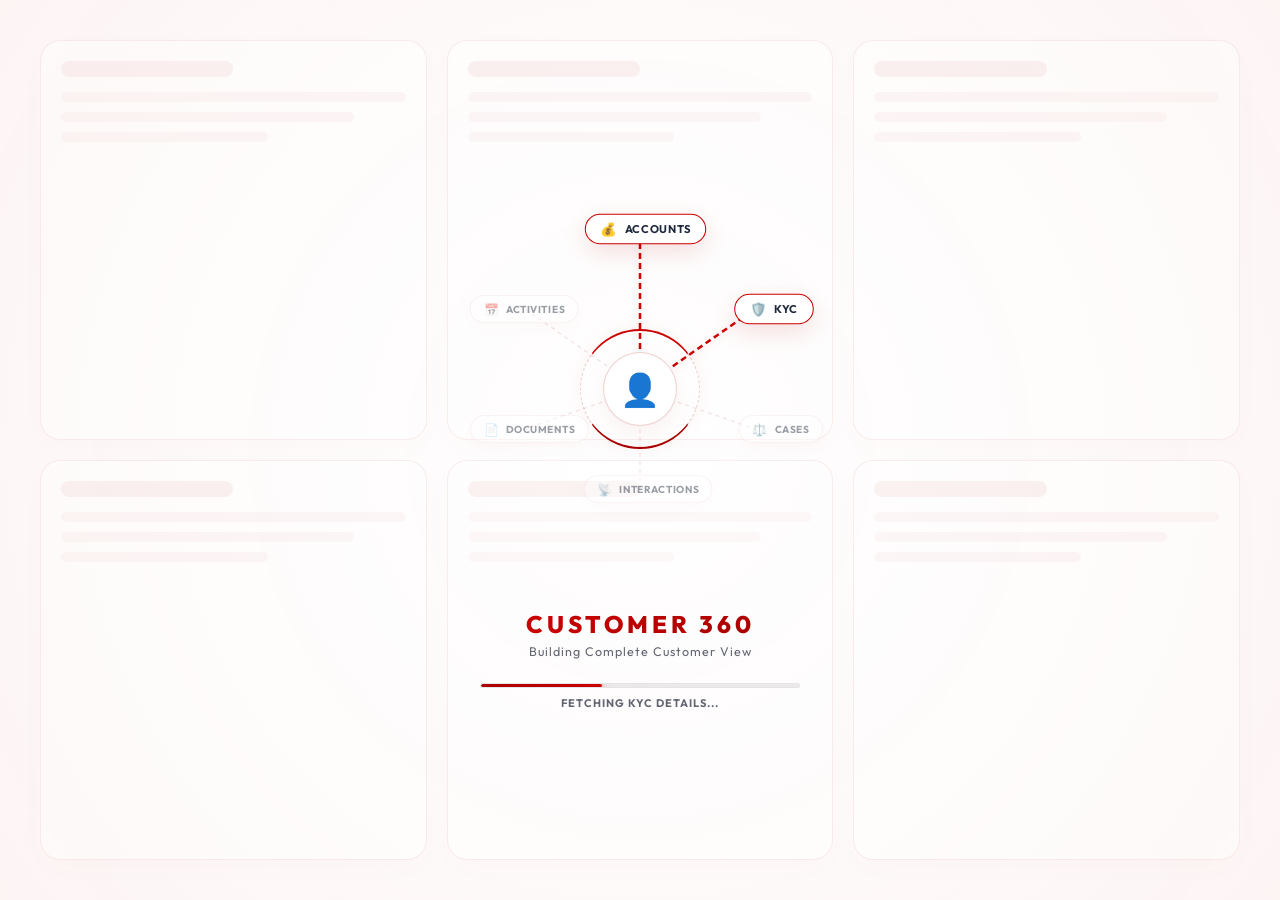
<file: customer-search/customer-search.html>
<!DOCTYPE html>
<html lang="en" class="light-mode">

<head>
  <script src="../config.js"></script>
  <script>
    (function () {
      const root = document.documentElement;
      const baseUrl = (window.API_CONFIG && window.API_CONFIG.BASE_URL) || 'http://localhost:3000';
      const endpoint = (window.API_CONFIG && window.API_CONFIG.ENDPOINTS && window.API_CONFIG.ENDPOINTS.THEME) || '/theme';
      fetch(`${baseUrl}${endpoint}`)
        .then(res => res.json())
        .then(data => {
          if (data.mode === 'light') {
            root.classList.add('light-mode');
            document.body && document.body.classList.add('light-mode');
          } else {
            root.classList.remove('light-mode');
            document.body && document.body.classList.remove('light-mode');
          }
          if (data.color === 'neon') {
            root.classList.add('theme-neon');
          } else {
            root.classList.remove('theme-neon');
          }
        })
        .catch(err => console.warn("Failed to fetch theme from DB on load:", err));
    })();
  </script>
  <meta charset="UTF-8" />
  <meta name="viewport" content="width=device-width, initial-scale=1.0" />
  <title>CUSTOMER360 · Customer Search</title>
  <meta name="description" content="Search banking customer profile directory with interactive animation." />

  <!-- ===== APPLICATION STYLES ===== -->
  <link rel="stylesheet" href="../fonts/fonts.css" />
  <link rel="stylesheet" href="../style.css" />
  <link rel="stylesheet" href="customer360-preloader.css" />
  <link rel="stylesheet" href="customer-search-preloader.css" />
  <link rel="stylesheet" href="customer-search.css" />
</head>

<body class="light-mode">

  <!-- ===== THREE.JS BACKGROUND CANVAS ===== -->
  <canvas id="bg-canvas"></canvas>

  <!-- ===== MAIN CUSTOMER SEARCH VIEW ===== -->
  <div class="customer-search-page hidden">

    <!-- HEADER BAR -->
    <header class="customer-search-header" id="search-header">
      <div class="search-header-left" onclick="window.location.reload();">
        <span class="search-header-logo-icon">⬡</span>
        <span class="search-header-logo-text">CUSTOMER360</span>
      </div>

      <div class="search-header-right">
        <!-- Go Home Button -->
        <a href="#" id="go-home-btn" class="go-home-btn" onclick="event.preventDefault(); window.location.href = (window.API_CONFIG && window.API_CONFIG.HOME_PAGE_URL) ? '../' + window.API_CONFIG.HOME_PAGE_URL : '../index.html';">
          <span class="home-icon">🏠</span> Go Home
        </a>

        <!-- Reuses existing application theme picker styles -->
        <div class="theme-picker-group">
          <button class="theme-picker-btn red-theme-picker active" data-theme="red" title="Crimson Red Theme"></button>
          <button class="theme-picker-btn neon-theme-picker" data-theme="neon" title="Neon Palette Theme"></button>
        </div>
        <button class="theme-toggle" id="theme-toggle" title="Toggle Theme">
          <span class="sun">☀️</span>
          <span class="moon">🌙</span>
        </button>
      </div>
    </header>

    <!-- CONTENT BODY -->
    <main class="customer-search-main">

      <!-- SEARCH CONTROLS CONTAINER -->
      <section class="customer-search-experience glass-card">

        <!-- Large Search Illustration -->
        <div class="search-illustration-container">
          <svg xmlns="http://www.w3.org/2000/svg" viewBox="0 0 120 120" width="100%" height="100%">
            <defs>
              <!-- Glow filter -->
              <filter id="svg-glow" x="-30%" y="-30%" width="160%" height="160%">
                <feGaussianBlur stdDeviation="5" result="blur" />
                <feMerge>
                  <feMergeNode in="blur" />
                  <feMergeNode in="SourceGraphic" />
                </feMerge>
              </filter>
              <!-- Accent Gradient -->
              <linearGradient id="primary-gradient" x1="0%" y1="0%" x2="100%" y2="100%">
                <stop offset="0%" stop-color="var(--accent2, #ff4444)" />
                <stop offset="100%" stop-color="var(--accent, #aa0000)" />
              </linearGradient>
              <!-- Subtle Inner Fill Gradient -->
              <linearGradient id="fill-gradient" x1="0%" y1="0%" x2="100%" y2="100%">
                <stop offset="0%" stop-color="rgba(255, 255, 255, 0.08)" />
                <stop offset="100%" stop-color="rgba(255, 255, 255, 0.02)" />
              </linearGradient>
            </defs>

            <!-- Outer 360 radar rings -->
            <circle cx="60" cy="55" r="48" fill="none" stroke="var(--border, rgba(170, 0, 0, 0.15))" stroke-width="1" stroke-dasharray="3 5" />
            <circle cx="60" cy="55" r="42" fill="none" stroke="url(#primary-gradient)" stroke-width="1.5" opacity="0.3" />
            
            <!-- Outer nodes representing 360 data categories -->
            <circle cx="28" cy="23" r="3" fill="var(--accent2, #ff4444)" filter="url(#svg-glow)" />
            <line x1="28" y1="23" x2="45" y2="40" stroke="var(--border, rgba(170, 0, 0, 0.15))" stroke-width="1" />

            <circle cx="92" cy="23" r="3" fill="var(--accent2, #ff4444)" filter="url(#svg-glow)" />
            <line x1="92" y1="23" x2="75" y2="40" stroke="var(--border, rgba(170, 0, 0, 0.15))" stroke-width="1" />

            <circle cx="108" cy="65" r="2.5" fill="var(--accent2, #ff4444)" filter="url(#svg-glow)" />
            <line x1="108" y1="65" x2="88" y2="65" stroke="var(--border, rgba(170, 0, 0, 0.15))" stroke-width="1" />

            <circle cx="12" cy="65" r="2.5" fill="var(--accent2, #ff4444)" filter="url(#svg-glow)" />
            <line x1="12" y1="65" x2="32" y2="65" stroke="var(--border, rgba(170, 0, 0, 0.15))" stroke-width="1" />

            <!-- Center Customer Silhouette Badge (Shield/Hexagon shape) -->
            <path d="M60 18 L88 34 L88 66 L60 82 L32 66 L32 34 Z" fill="url(#fill-gradient)" stroke="url(#primary-gradient)" stroke-width="3" filter="url(#svg-glow)" />

            <!-- User Avatar inside Hexagon -->
            <!-- Head -->
            <circle cx="60" cy="44" r="10.5" fill="url(#primary-gradient)" filter="url(#svg-glow)" />
            <!-- Hair/Badge details -->
            <path d="M53 43 C53 36 67 36 67 43" fill="none" stroke="#fff" stroke-width="1" opacity="0.2" />

            <!-- Shoulders -->
            <path d="M43 68 C43 59 50 56 60 56 C70 56 77 59 77 68" fill="url(#primary-gradient)" filter="url(#svg-glow)" />
            <path d="M48 68 C48 62 53 60 60 60 C67 60 72 62 72 68" fill="#fff" opacity="0.15" />
          </svg>
        </div>

        <h1 class="search-title animated-logo" aria-label="Customer 360">
          <span>C</span><span>u</span><span>s</span><span>t</span><span>o</span><span>m</span><span>e</span><span>r</span><span>&nbsp;</span><span>3</span><span>6</span><span>0</span>
        </h1>
        <p class="search-subtitle">Search for banking customers using one of the options below</p>

        <!-- Search Bar -->
        <div class="search-bar-container">
          <!-- Left side: Dropdown -->
          <div class="search-select-wrapper">
            <!-- Hidden native select for JS controller compatibility -->
            <select class="search-type-selector" id="search-type" aria-label="Search Type" style="display: none !important;">
              <option value="cid">🆔 Customer ID</option>
              <option value="email">✉️ Email</option>
              <option value="phone">📞 Phone Number</option>
              <option value="account">🏦 Account Number</option>
            </select>
            
            <!-- Stylish Custom iOS Dropdown -->
            <div class="ios-select" id="ios-search-type">
              <div class="ios-select-trigger">
                <span class="ios-select-label">🆔 Customer ID</span>
                <span class="ios-select-arrow">
                  <svg xmlns="http://www.w3.org/2000/svg" width="10" height="10" viewBox="0 0 24 24" fill="none" stroke="currentColor" stroke-width="3" stroke-linecap="round" stroke-linejoin="round">
                    <polyline points="6 9 12 15 18 9"></polyline>
                  </svg>
                </span>
              </div>
              <div class="ios-select-options">
                <div class="ios-option active" data-value="cid">🆔 Customer ID</div>
                <div class="ios-option" data-value="email">✉️ Email</div>
                <div class="ios-option" data-value="phone">📞 Phone Number</div>
                <div class="ios-option" data-value="account">🏦 Account Number</div>
              </div>
            </div>
          </div>

          <!-- Middle: Input Field -->
          <div class="search-input-wrapper">
            <input type="text" class="search-input-field" id="search-input"
              placeholder="Enter Customer ID (e.g. NX-4829-0055)..." aria-label="Search Value" autocomplete="off" />
          </div>

          <!-- Right side: Button -->
          <button class="search-submit-btn" id="search-btn">Search</button>
        </div>

      </section>

      <!-- SEARCH RESULT TABLE SECTION -->
      <section class="results-card glass-card" id="results-card">
        <h2 class="results-card-title">Customer List</h2>

        <!-- Statistics & Filters Row -->
        <div class="results-stats-row">
          <div class="results-count">
            Found <strong id="results-total-count">0</strong> Customers
          </div>

          <div class="results-filters">
            <!-- Active/Inactive Status Filters -->
            <div class="results-status-filter">
              <button class="status-btn active" data-status="All">All</button>
              <button class="status-btn" data-status="Active">Active</button>
              <button class="status-btn" data-status="Inactive">Inactive</button>
            </div>

            <!-- Page Size Wrapper -->
            <div class="results-page-size-wrapper">
              <span class="page-size-lbl">Show:</span>
              <select class="results-page-size-select" id="results-page-size">
                <option value="5">5</option>
                <option value="10" selected>10</option>
                <option value="20">20</option>
                <option value="50">50</option>
              </select>
            </div>

            <!-- Clear Filters Button -->
            <button class="btn-clear-filters" id="btn-clear-filters">Clear Filters</button>
          </div>
        </div>

        <!-- Sticky Table Grid Container -->
        <div class="results-table-container" id="table-container-div">
          <table class="results-table">
            <thead>
              <tr>
                <th style="width: 16%;">Customer ID</th>
                <th style="width: 22%;">Customer Name</th>
                <th style="width: 22%;">Email</th>
                <th style="width: 16%;">Phone</th>
                <th style="width: 12%;">Status</th>
                <th style="width: 12%;">Created Date</th>
                <th style="width: 12%; text-align: center;">Actions</th>
              </tr>
            </thead>
            <tbody id="results-tbody">
              <!-- Rendered Dynamically -->
            </tbody>
          </table>
        </div>

        <!-- Empty State Container -->
        <div id="results-overlay-div" style="display: none;"></div>

        <!-- Pagination Controls Row -->
        <div class="results-pagination-row">
          <div class="results-indicator" id="pagination-indicator">
            Showing 0 to 0 of 0 records
          </div>
          <div class="pagination-controls">
            <button class="pagination-btn" id="prev-btn">Previous</button>
            <div class="pagination-page-numbers" id="pagination-page-numbers">
              <!-- Page link buttons -->
            </div>
            <button class="pagination-btn" id="next-btn">Next</button>
          </div>
        </div>

      </section>

    </main>
  </div>

  <!-- ===== EXTERNAL SCRIPTS ===== -->
  <script src="https://code.jquery.com/jquery-3.7.1.min.js"></script>
  <script src="../api-service.js"></script>
  <script src="../lib/three.min.js"></script>
  <script src="../lib/gsap.min.js"></script>
  <script src="customer360-preloader.js"></script>
  <script src="customer-search-preloader.js"></script>
  <script src="customer-search-controller.js"></script>
  <script src="../modules/theme/theme.js"></script>
  <script src="customer-search.js"></script>
</body>

</html>
</file>
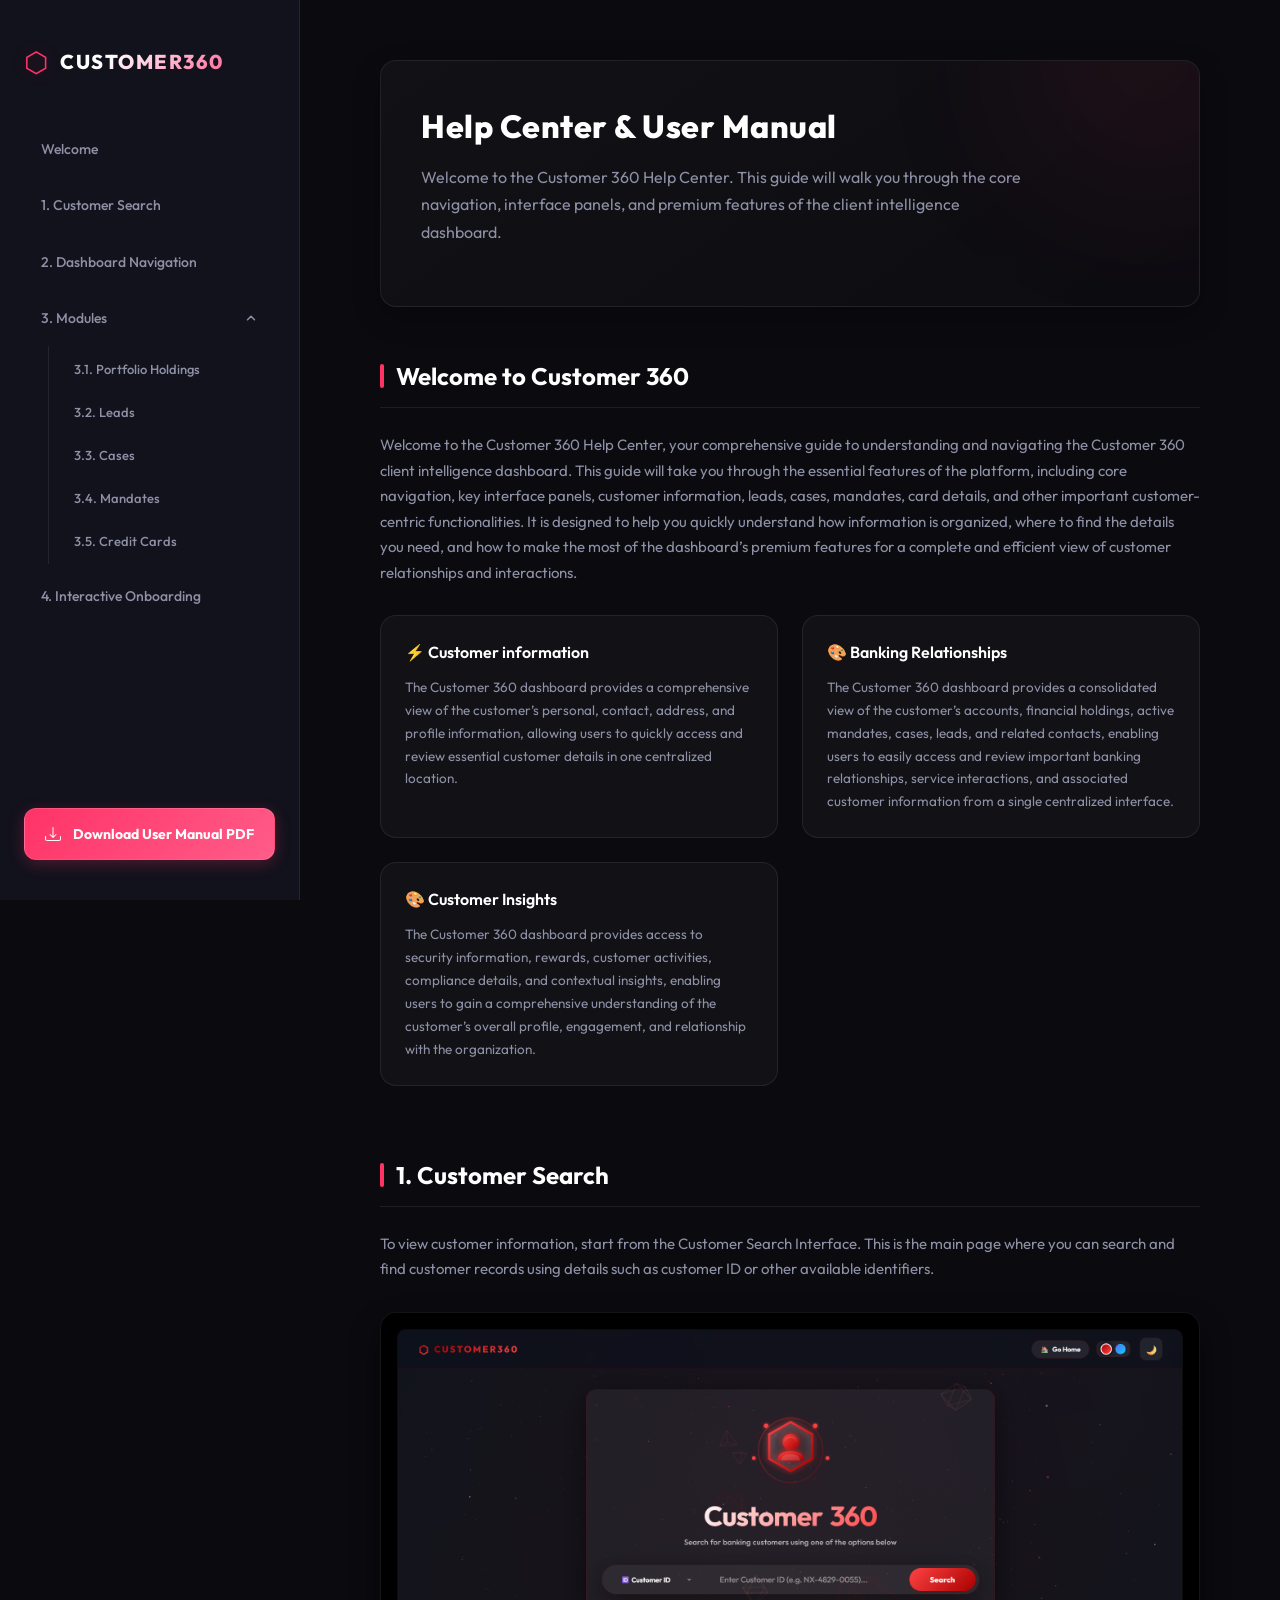
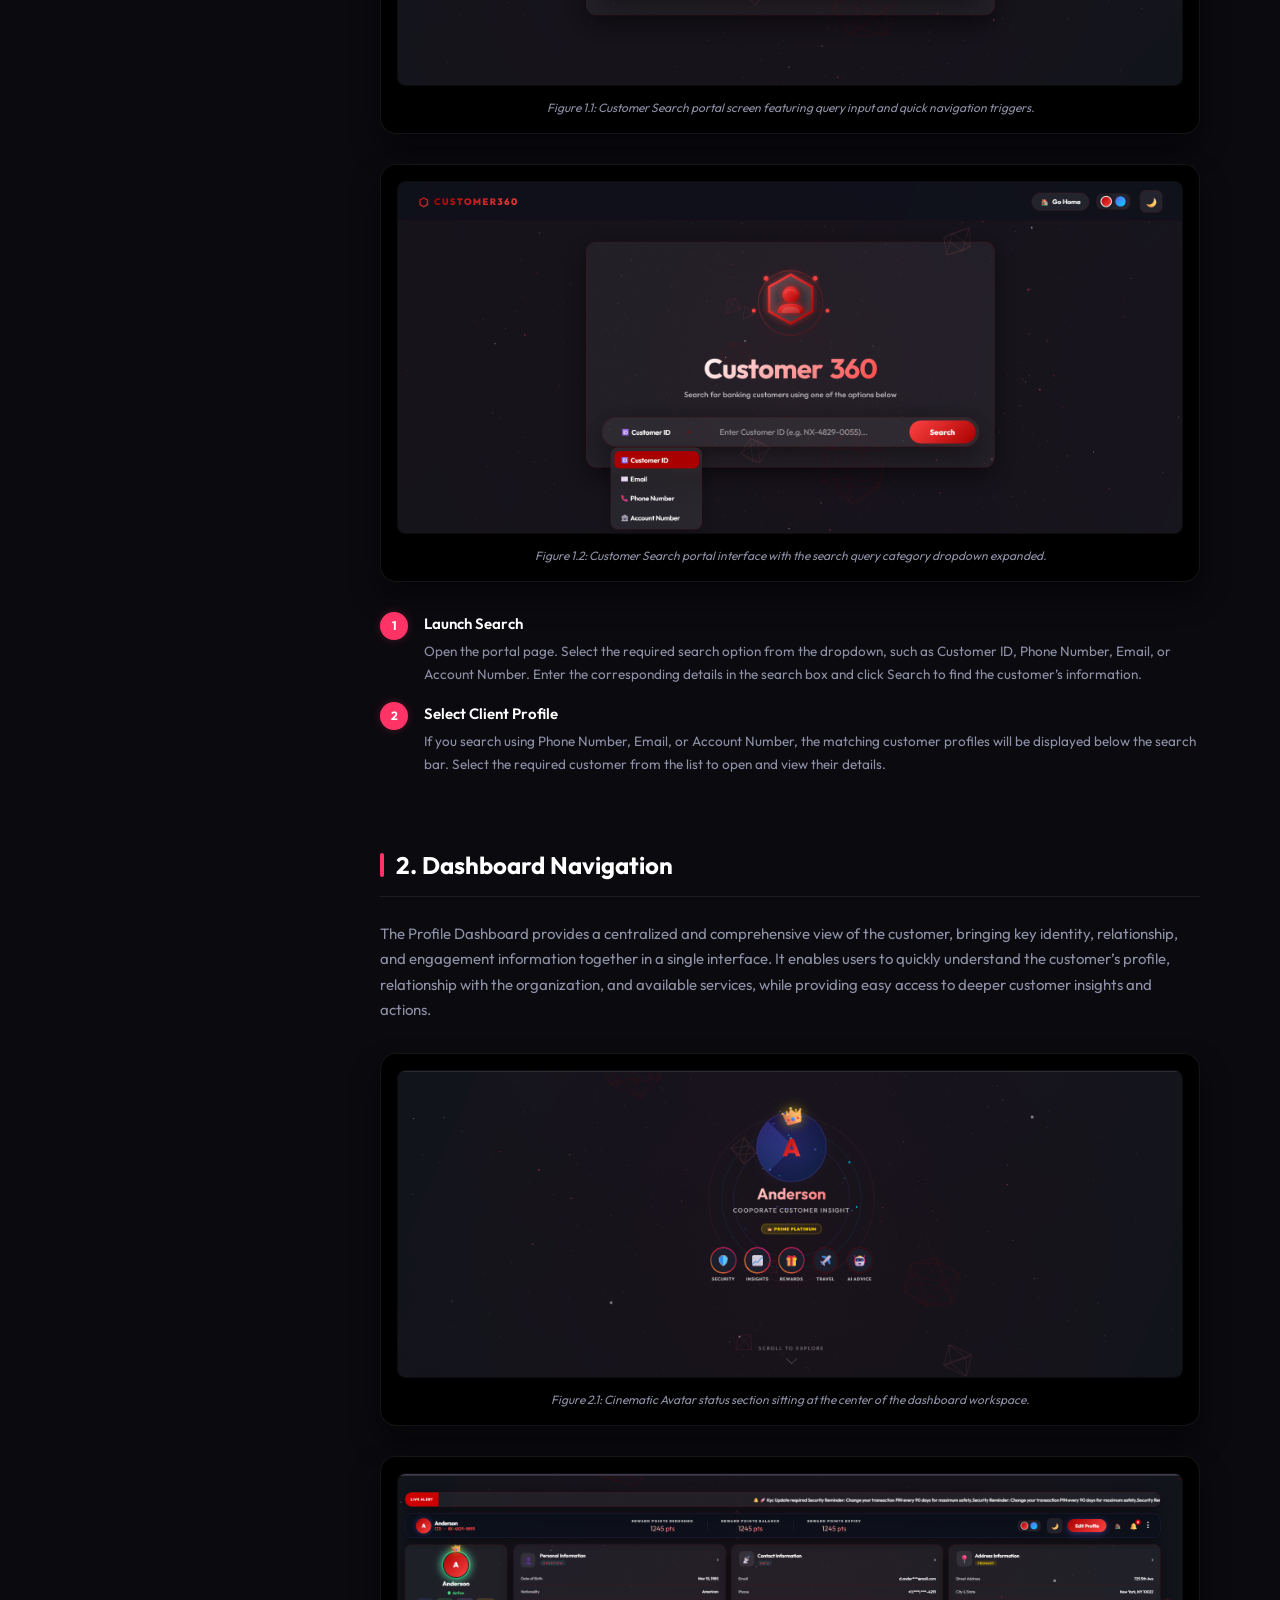
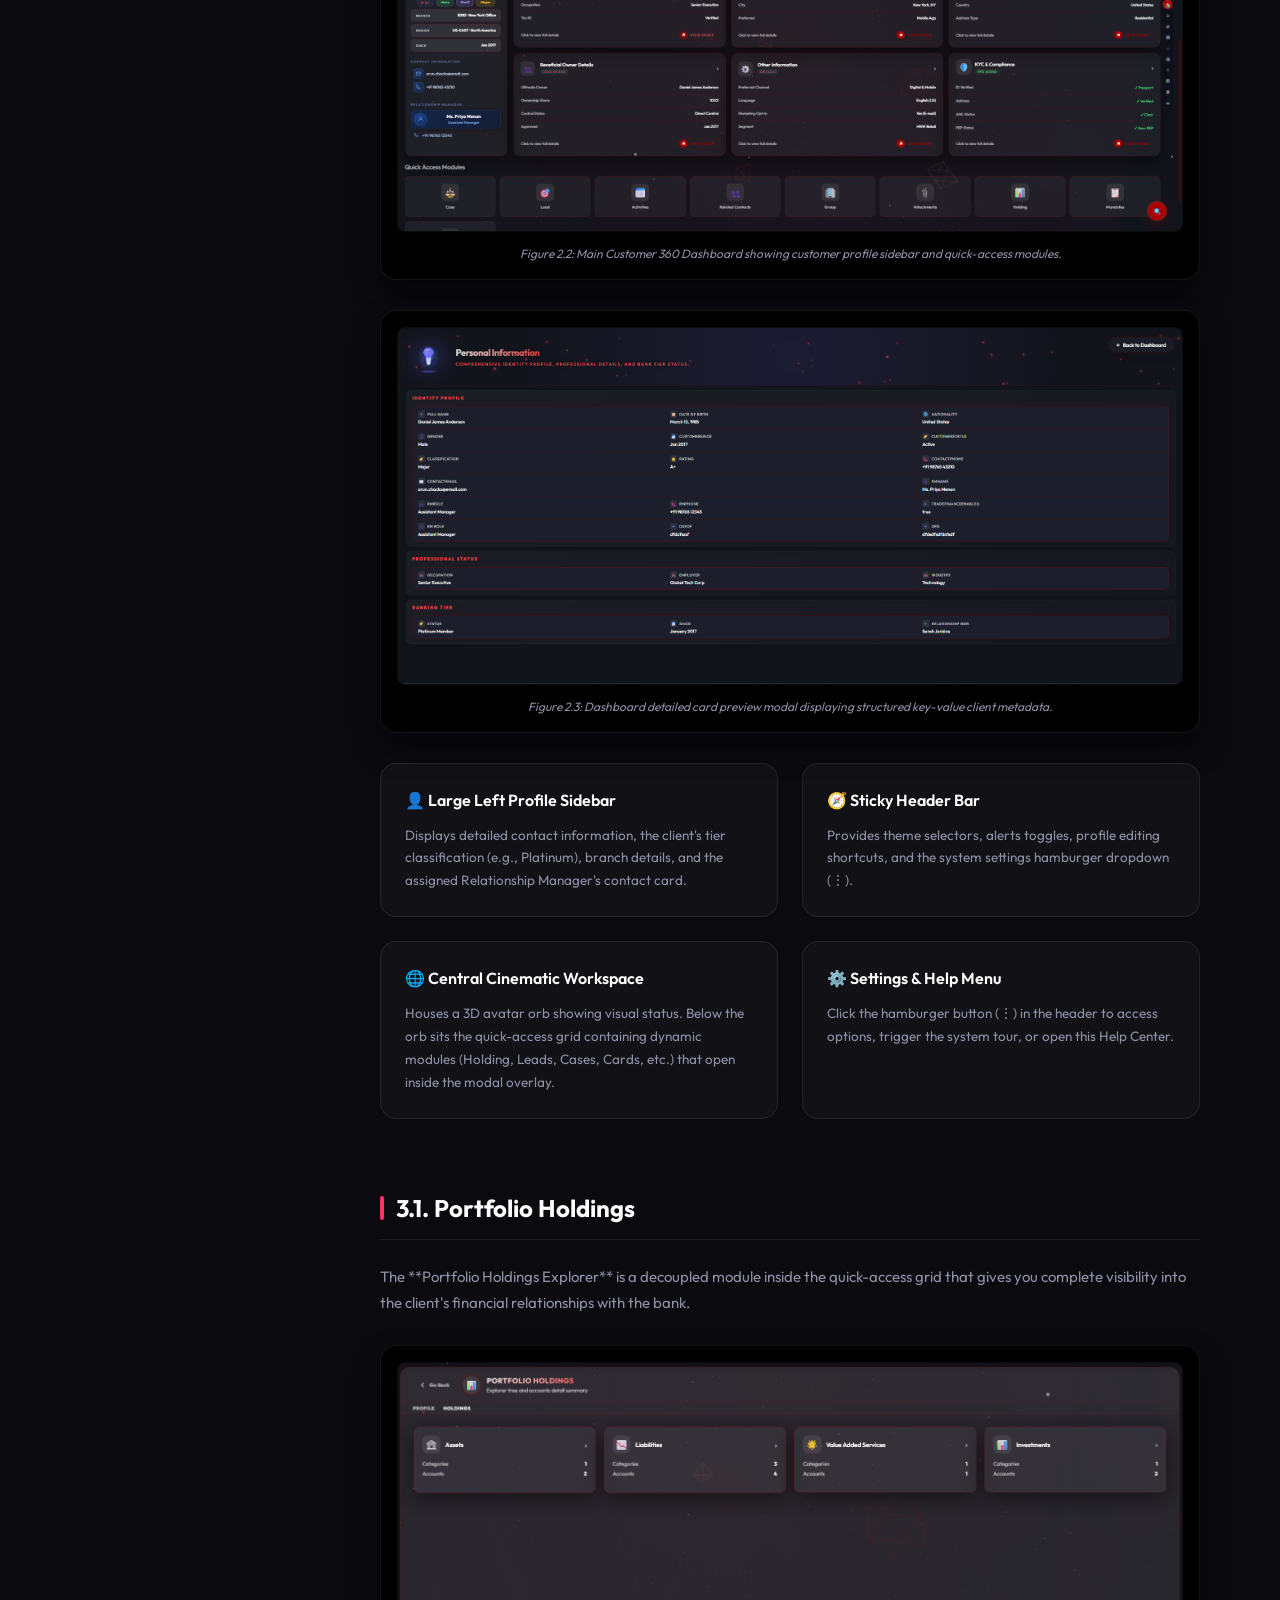
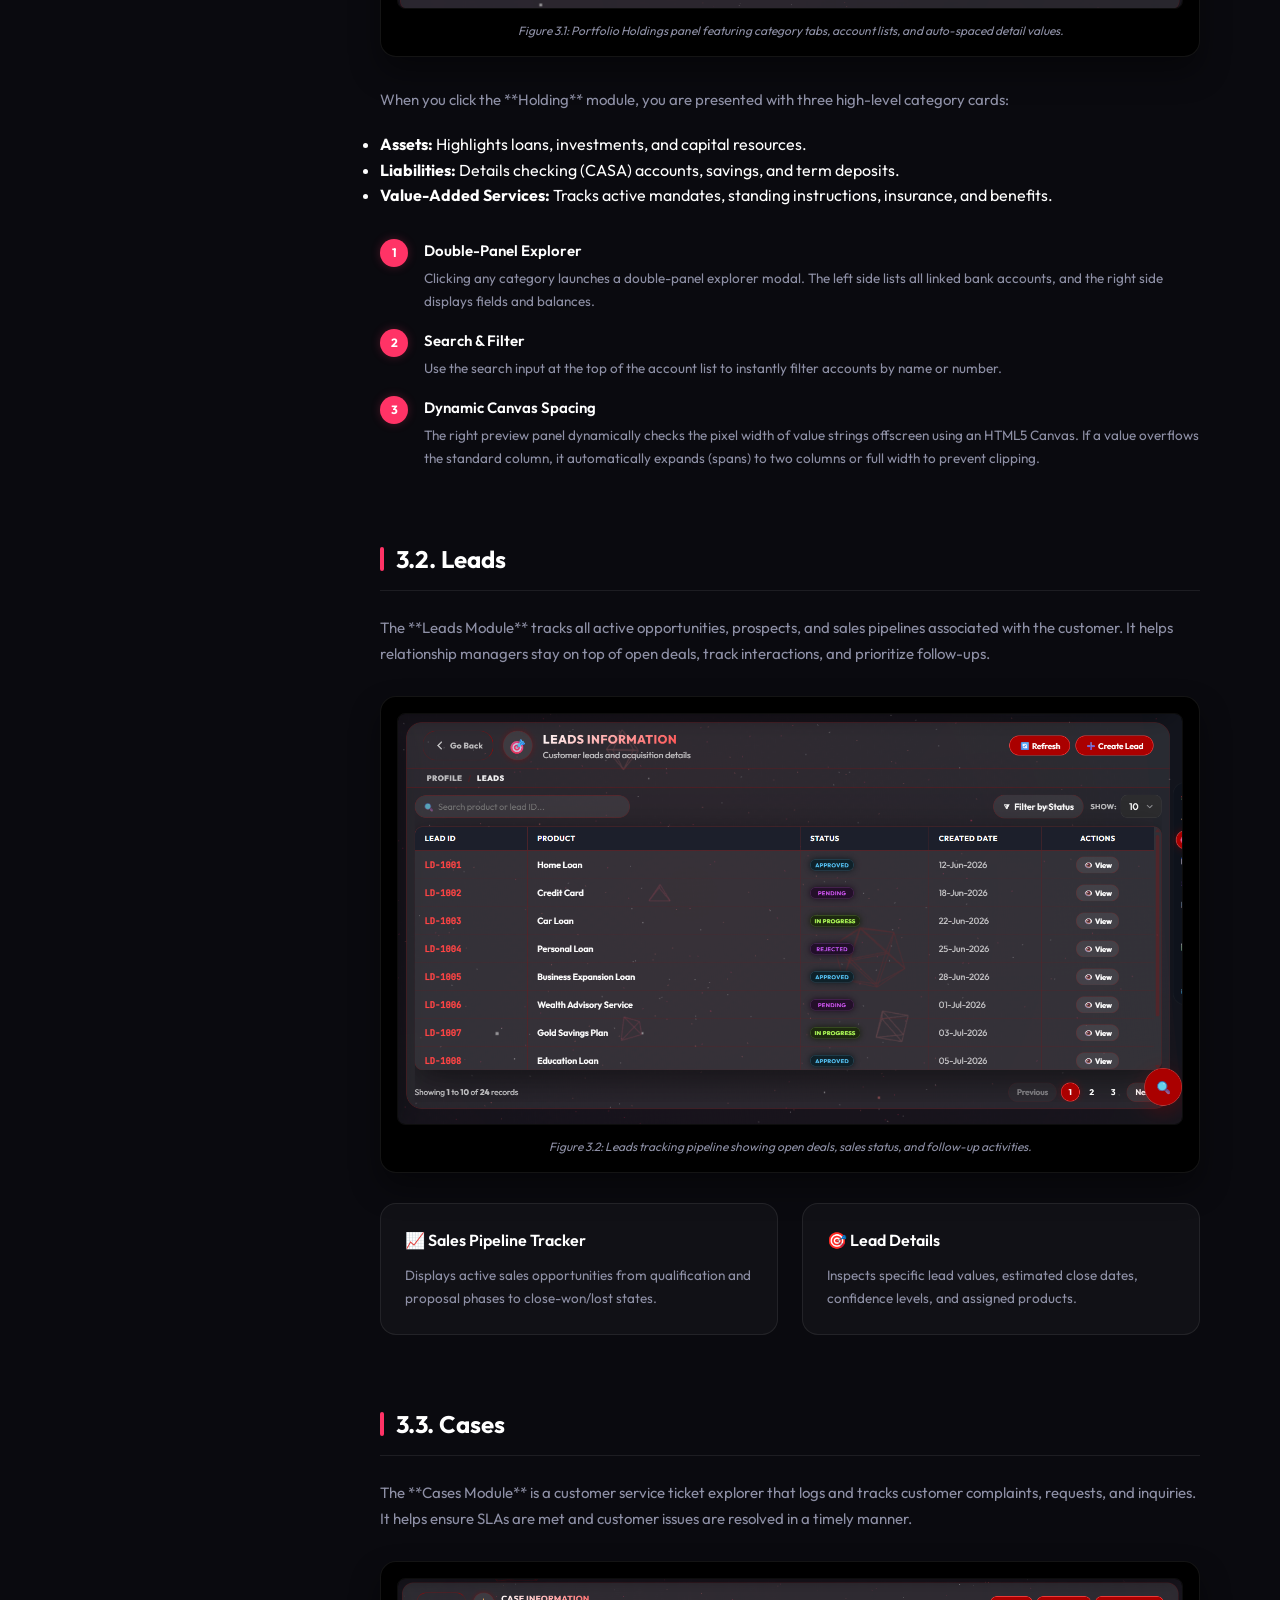
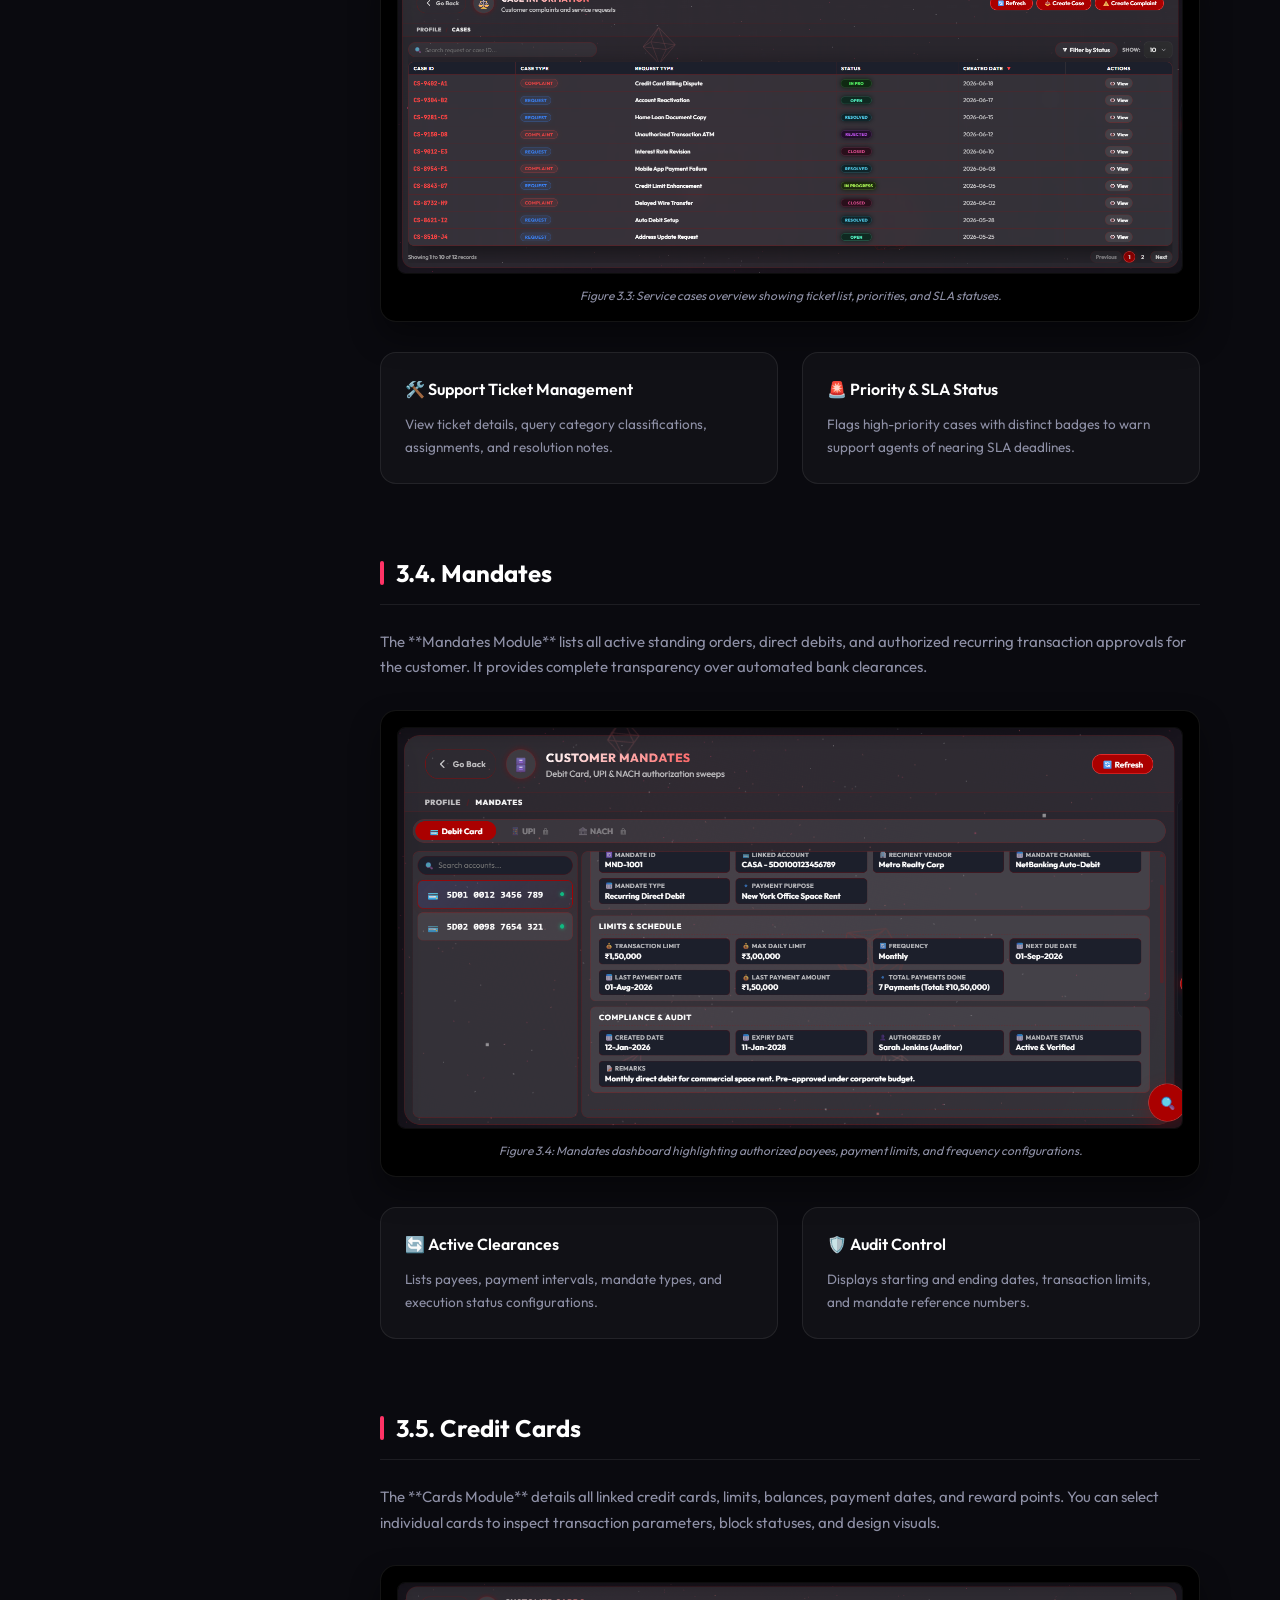
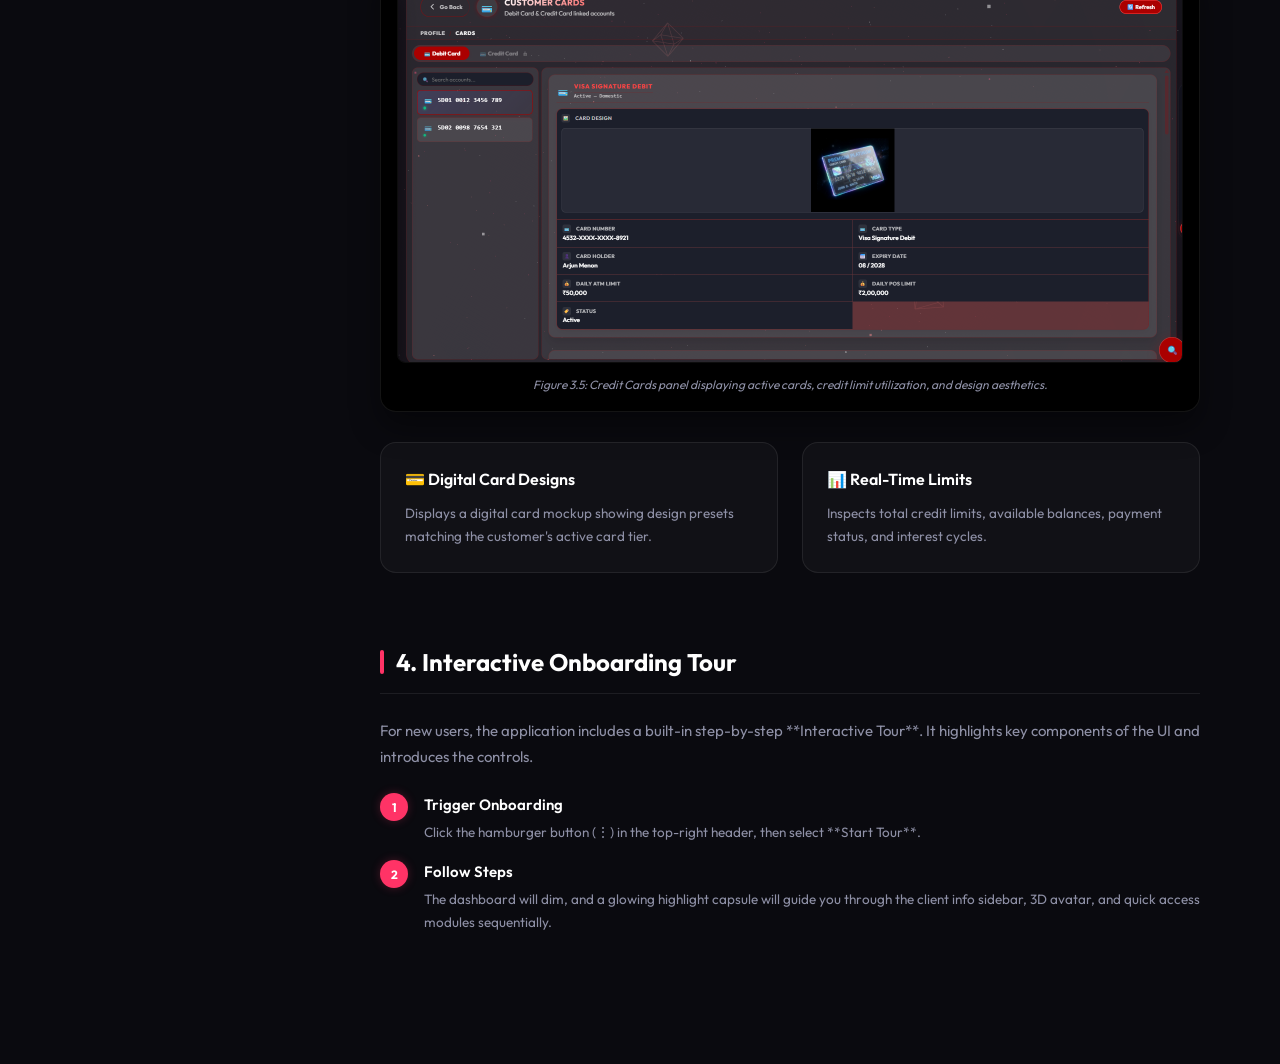
<file: help/user_manual.html>
<!DOCTYPE html>
<html lang="en">

<head>
  <meta charset="UTF-8">
  <meta name="viewport" content="width=device-width, initial-scale=1.0">
  <title>Customer 360 User Manual & Help Center</title>
  <link rel="stylesheet" href="../fonts/fonts.css" />
  <style>
    :root {
      --bg: #0a0a0f;
      --bg2: #12121c;
      --accent: #ff3366;
      --accent2: #ff6699;
      --text: #ffffff;
      --muted: #8e90a6;
      --border: rgba(255, 255, 255, 0.08);
      --glass: rgba(255, 255, 255, 0.03);
      --glass2: rgba(255, 255, 255, 0.06);
      --glow: rgba(255, 51, 102, 0.25);
      --radius: 16px;
    }

    * {
      box-sizing: border-box;
      margin: 0;
      padding: 0;
    }

    body {
      background-color: var(--bg);
      color: var(--text);
      font-family: 'Outfit', sans-serif;
      line-height: 1.6;
      display: flex;
      min-height: 100vh;
      overflow-x: hidden;
    }

    /* Scrollbar */
    ::-webkit-scrollbar {
      width: 8px;
    }

    ::-webkit-scrollbar-track {
      background: var(--bg);
    }

    ::-webkit-scrollbar-thumb {
      background: var(--border);
      border-radius: 4px;
    }

    ::-webkit-scrollbar-thumb:hover {
      background: var(--accent);
    }

    /* Sidebar Navigation */
    .sidebar {
      width: 300px;
      background: var(--bg2);
      border-right: 1px solid var(--border);
      padding: 40px 24px;
      display: flex;
      flex-direction: column;
      position: fixed;
      top: 0;
      bottom: 0;
      left: 0;
      z-index: 100;
    }

    .logo-container {
      display: flex;
      align-items: center;
      gap: 12px;
      margin-bottom: 40px;
    }

    .logo-icon {
      font-size: 28px;
      color: var(--accent);
      text-shadow: 0 0 15px var(--glow);
    }

    .logo-text {
      font-size: 20px;
      font-weight: 800;
      letter-spacing: 1.5px;
      background: linear-gradient(135deg, #fff 30%, var(--accent2) 100%);
      -webkit-background-clip: text;
      -webkit-text-fill-color: transparent;
    }

    .nav-menu {
      list-style: none;
      display: flex;
      flex-direction: column;
      gap: 8px;
    }

    .nav-item a {
      color: var(--muted);
      text-decoration: none;
      font-size: 14px;
      font-weight: 500;
      padding: 12px 16px;
      border-radius: 10px;
      display: flex;
      align-items: center;
      gap: 10px;
      transition: all 0.3s ease;
      border: 1px solid transparent;
    }

    .nav-item a:hover,
    .nav-item.active a {
      color: var(--text);
      background: var(--glass2);
      border-color: var(--border);
      transform: translateX(4px);
    }

    .nav-item.active a {
      box-shadow: inset 3px 0 0 var(--accent);
    }

    /* Dropdown & Submenu Styles */
    .nav-dropdown {
      display: flex;
      flex-direction: column;
      gap: 4px;
    }

    .dropdown-trigger {
      color: var(--muted);
      cursor: pointer;
      font-size: 14px;
      font-weight: 500;
      padding: 12px 16px;
      border-radius: 10px;
      display: flex;
      align-items: center;
      justify-content: space-between;
      transition: all 0.3s ease;
      border: 1px solid transparent;
      user-select: none;
    }

    .dropdown-trigger:hover,
    .nav-dropdown.active-parent .dropdown-trigger {
      color: var(--text);
      background: var(--glass2);
      border-color: var(--border);
    }

    .dropdown-arrow {
      transition: transform 0.3s ease;
      color: var(--muted);
      flex-shrink: 0;
    }

    .nav-dropdown.open .dropdown-arrow {
      transform: rotate(180deg);
    }

    .submenu {
      list-style: none;
      display: grid;
      grid-template-rows: 0fr;
      transition: grid-template-rows 0.3s cubic-bezier(0.4, 0, 0.2, 1);
      overflow: hidden;
      padding-left: 12px;
      border-left: 1px solid var(--border);
      margin-left: 24px;
    }

    .nav-dropdown.open .submenu {
      grid-template-rows: 1fr;
    }

    .submenu-inner {
      min-height: 0;
      display: flex;
      flex-direction: column;
      gap: 4px;
      padding-top: 4px;
      padding-bottom: 4px;
    }

    .submenu-inner .nav-item a {
      padding: 8px 12px;
      font-size: 13px;
    }

    .btn-pdf {
      margin-top: auto;
      background: linear-gradient(135deg, var(--accent) 0%, #ff5c8a 100%);
      border: 1px solid rgba(255, 255, 255, 0.1);
      color: var(--text);
      text-decoration: none;
      padding: 14px;
      border-radius: 12px;
      text-align: center;
      font-weight: 700;
      font-size: 14px;
      display: flex;
      align-items: center;
      justify-content: center;
      gap: 8px;
      transition: all 0.3s ease;
      box-shadow: 0 4px 15px var(--glow);
    }

    .btn-pdf:hover {
      transform: translateY(-2px);
      box-shadow: 0 6px 20px rgba(255, 51, 102, 0.4);
    }

    /* Main Content Area */
    .content {
      margin-left: 300px;
      flex: 1;
      padding: 60px 80px;
      max-width: 1100px;
    }

    .header-banner {
      background: linear-gradient(145deg, rgba(255, 255, 255, 0.03) 0%, rgba(255, 255, 255, 0.01) 100%);
      border: 1px solid var(--border);
      border-radius: var(--radius);
      padding: 40px;
      margin-bottom: 50px;
      position: relative;
      overflow: hidden;
      box-shadow: 0 10px 30px rgba(0, 0, 0, 0.2);
    }

    .header-banner::before {
      content: '';
      position: absolute;
      width: 200px;
      height: 200px;
      background: var(--accent);
      filter: blur(100px);
      top: -100px;
      right: -50px;
      border-radius: 50%;
      opacity: 0.15;
    }

    .header-banner h1 {
      font-size: 32px;
      font-weight: 800;
      margin-bottom: 12px;
      letter-spacing: 0.5px;
    }

    .header-banner p {
      color: var(--muted);
      font-size: 16px;
      max-width: 600px;
    }

    section {
      margin-bottom: 70px;
      scroll-margin-top: 40px;
    }

    section h2 {
      font-size: 24px;
      font-weight: 700;
      margin-bottom: 24px;
      display: flex;
      align-items: center;
      gap: 12px;
      border-bottom: 1px solid var(--border);
      padding-bottom: 12px;
    }

    section h2::before {
      content: '';
      display: inline-block;
      width: 4px;
      height: 24px;
      background: var(--accent);
      border-radius: 2px;
    }

    p {
      color: var(--muted);
      font-size: 15px;
      margin-bottom: 20px;
      line-height: 1.7;
    }

    /* Key Features Grid */
    .features-grid {
      display: grid;
      grid-template-columns: repeat(2, 1fr);
      gap: 24px;
      margin: 30px 0;
    }

    .feature-card {
      background: var(--glass);
      border: 1px solid var(--border);
      border-radius: var(--radius);
      padding: 24px;
      transition: all 0.3s ease;
    }

    .feature-card:hover {
      background: var(--glass2);
      border-color: var(--accent);
      transform: translateY(-3px);
    }

    .feature-card h3 {
      font-size: 16px;
      font-weight: 600;
      margin-bottom: 10px;
      display: flex;
      align-items: center;
      gap: 8px;
    }

    .feature-card p {
      font-size: 13.5px;
      margin-bottom: 0;
    }

    /* Screenshot Container */
    .screenshot-container {
      background: #000;
      border: 1px solid var(--border);
      border-radius: var(--radius);
      padding: 16px;
      margin: 30px 0;
      box-shadow: 0 15px 30px rgba(0, 0, 0, 0.4);
      text-align: center;
    }

    .screenshot-container img {
      width: 100%;
      height: auto;
      border-radius: 8px;
      border: 1px solid rgba(255, 255, 255, 0.05);
      display: block;
      margin-bottom: 12px;
    }

    .screenshot-caption {
      font-size: 12px;
      color: var(--muted);
      font-style: italic;
    }

    /* Step Lists */
    .steps-list {
      list-style: none;
      display: flex;
      flex-direction: column;
      gap: 16px;
      margin: 24px 0;
    }

    .step-item {
      display: flex;
      gap: 16px;
    }

    .step-number {
      width: 28px;
      height: 28px;
      border-radius: 50%;
      background: var(--accent);
      color: #fff;
      display: flex;
      align-items: center;
      justify-content: center;
      font-size: 12px;
      font-weight: 700;
      flex-shrink: 0;
      box-shadow: 0 0 10px var(--glow);
    }

    .step-content h4 {
      font-size: 15px;
      font-weight: 600;
      margin-bottom: 4px;
    }

    .step-content p {
      font-size: 13.5px;
      margin-bottom: 0;
    }

    /* Responsive adjustments */
    @media (max-width: 900px) {
      .sidebar {
        width: 100%;
        position: relative;
        height: auto;
        border-right: none;
        border-bottom: 1px solid var(--border);
        padding: 30px 20px;
      }

      .content {
        margin-left: 0;
        padding: 40px 20px;
      }

      body {
        flex-direction: column;
      }

      .features-grid {
        grid-template-columns: 1fr;
      }
    }

    /* Print styling rules for PDF export */
    @media print {
      body {
        background: #fff;
        color: #000;
      }

      .sidebar {
        display: none;
      }

      .content {
        margin-left: 0;
        padding: 0;
        max-width: 100%;
      }

      .header-banner {
        border: none;
        background: none;
        box-shadow: none;
        padding: 0;
        margin-bottom: 30px;
      }

      .header-banner h1 {
        color: #000;
      }

      .header-banner p {
        color: #555;
      }

      section {
        page-break-inside: avoid;
      }

      section h2 {
        color: #000;
        border-bottom: 2px solid #000;
      }

      p,
      .step-content p,
      .feature-card p {
        color: #333;
      }

      .feature-card {
        background: #f9f9f9;
        border: 1px solid #ddd;
      }

      .screenshot-container {
        border: 1px solid #ccc;
        background: #fff;
        box-shadow: none;
        page-break-inside: avoid;
      }

      .screenshot-container img {
        border: 1px solid #aaa;
      }
    }
  </style>
</head>

<body>

  <!-- SIDEBAR NAVIGATION -->
  <aside class="sidebar">
    <div class="logo-container">
      <span class="logo-icon">⬡</span>
      <span class="logo-text">CUSTOMER360</span>
    </div>

    <ul class="nav-menu">
      <li class="nav-item active" id="li-welcome"><a href="#welcome">Welcome</a></li>
      <li class="nav-item" id="li-search"><a href="#search">1. Customer Search</a></li>
      <li class="nav-item" id="li-navigation"><a href="#navigation">2. Dashboard Navigation</a></li>
      
      <!-- Collapsible Modules Dropdown -->
      <li class="nav-dropdown" id="dropdown-modules">
        <div class="dropdown-trigger" onclick="toggleDropdown()">
          <span>3. Modules</span>
          <svg class="dropdown-arrow" xmlns="http://www.w3.org/2000/svg" width="14" height="14" viewBox="0 0 24 24" fill="none" stroke="currentColor" stroke-width="2.5" stroke-linecap="round" stroke-linejoin="round">
            <polyline points="6 9 12 15 18 9"></polyline>
          </svg>
        </div>
        <ul class="submenu">
          <div class="submenu-inner">
            <li class="nav-item" id="li-holdings"><a href="#holdings">3.1. Portfolio Holdings</a></li>
            <li class="nav-item" id="li-leads"><a href="#leads">3.2. Leads</a></li>
            <li class="nav-item" id="li-cases"><a href="#cases">3.3. Cases</a></li>
            <li class="nav-item" id="li-mandates"><a href="#mandates">3.4. Mandates</a></li>
            <li class="nav-item" id="li-cards"><a href="#cards">3.5. Credit Cards</a></li>
          </div>
        </ul>
      </li>

      <li class="nav-item" id="li-tour"><a href="#tour">4. Interactive Onboarding</a></li>
    </ul>

    <!-- Download PDF version of this document -->
    <a href="user_manual.pdf" download class="btn-pdf">
      <svg xmlns="http://www.w3.org/2000/svg" width="16" height="16" fill="currentColor" viewBox="0 0 16 16"
        style="margin-right: 4px;">
        <path
          d="M.5 9.9a.5.5 0 0 1 .5.5v2.5a1 1 0 0 0 1 1h12a1 1 0 0 0 1-1v-2.5a.5.5 0 0 1 1 0v2.5a2 2 0 0 1-2 2H2a2 2 0 0 1-2-2v-2.5a.5.5 0 0 1 .5-.5z" />
        <path
          d="M7.646 11.854a.5.5 0 0 0 .708 0l3-3a.5.5 0 0 0-.708-.708L8.5 10.293V1.5a.5.5 0 0 0-1 0v8.793L5.354 8.146a.5.5 0 1 0-.708.708l3 3z" />
      </svg>
      Download User Manual PDF
    </a>
  </aside>

  <!-- MAIN MANUAL CONTENT -->
  <main class="content">

    <!-- Title Banner -->
    <div class="header-banner">
      <h1>Help Center & User Manual</h1>
      <p>Welcome to the Customer 360 Help Center. This guide will walk you through the core navigation, interface
        panels, and premium features of the client intelligence dashboard.</p>
    </div>

    <!-- WELCOME SECTION -->
    <section id="welcome">
      <h2>Welcome to Customer 360</h2>
      <p>
        Welcome to the Customer 360 Help Center, your comprehensive guide to understanding and navigating the Customer
        360 client intelligence dashboard. This guide will take you through the essential features of the platform,
        including core navigation, key interface panels, customer information, leads, cases, mandates, card details, and
        other important customer-centric functionalities. It is designed to help you quickly understand how information
        is organized, where to find the details you need, and how to make the most of the dashboard’s premium features
        for a complete and efficient view of customer relationships and interactions.
      </p>

      <div class="features-grid">
        <div class="feature-card">
          <h3>⚡ Customer information</h3>
          <p>The Customer 360 dashboard provides a comprehensive view of the customer’s personal, contact, address, and
            profile information, allowing users to quickly access and review essential customer details in one
            centralized location.</p>
        </div>
        <div class="feature-card">
          <h3>🎨 Banking Relationships</h3>
          <p>The Customer 360 dashboard provides a consolidated view of the customer’s accounts, financial holdings,
            active mandates, cases, leads, and related contacts, enabling users to easily access and review important
            banking relationships, service interactions, and associated customer information from a single centralized
            interface.</p>
        </div>
        <div class="feature-card">
          <h3>🎨 Customer Insights</h3>
          <p>The Customer 360 dashboard provides access to security information, rewards, customer activities,
            compliance details, and contextual insights, enabling users to gain a comprehensive understanding of the
            customer’s overall profile, engagement, and relationship with the organization.</p>
        </div>
      </div>
    </section>

    <!-- 1. CUSTOMER SEARCH -->
    <section id="search">
      <h2>1. Customer Search</h2>
      <p>To view customer information, start from the Customer Search Interface. This is the main page where you can
        search and find customer records using details such as customer ID or other available identifiers.</p>

      <div class="screenshot-container">
        <img src="images/search_page.png" alt="Customer Search Interface Screenshot"
          onerror="this.src='../assets/png/bank.png'; this.style.opacity='0.4';">
        <div class="screenshot-caption">Figure 1.1: Customer Search portal screen featuring query input and quick
          navigation triggers.</div>
      </div>

      <div class="screenshot-container">
        <img src="images/searchpage_expandeddropdown.png" alt="Customer Search Interface Screenshot"
          onerror="this.src='../assets/png/bank.png'; this.style.opacity='0.4';">
        <div class="screenshot-caption">Figure 1.2: Customer Search portal interface with the search query category dropdown expanded.</div>
      </div>

      <div class="steps-list">
        <div class="step-item">
          <div class="step-number">1</div>
          <div class="step-content">
            <h4>Launch Search</h4>
            <p>Open the portal page. Select the required search option from the dropdown, such as Customer ID, Phone
              Number, Email, or Account Number. Enter the corresponding details in the search box and click Search to
              find the customer’s information.</p>
          </div>
        </div>
        <div class="step-item">
          <div class="step-number">2</div>
          <div class="step-content">
            <h4>Select Client Profile</h4>
            <p>If you search using Phone Number, Email, or Account Number, the matching customer profiles will be
              displayed below the search bar. Select the required customer from the list to open and view their details.
            </p>
          </div>
        </div>
      </div>
    </section>

    <!-- 2. DASHBOARD NAVIGATION -->
    <section id="navigation">
      <h2>2. Dashboard Navigation</h2>
      <p>The Profile Dashboard provides a centralized and comprehensive view of the customer, bringing key identity,
        relationship, and engagement information together in a single interface. It enables users to quickly understand
        the customer’s profile, relationship with the organization, and available services, while providing easy access
        to deeper customer insights and actions.</p>

      <div class="screenshot-container">
        <img src="images/avathar_section.png" alt="Main Dashboard Avatar Section Screenshot"
          onerror="this.src='../assets/png/bank.png'; this.style.opacity='0.4';">
        <div class="screenshot-caption">Figure 2.1: Cinematic Avatar status section sitting at the center of the dashboard workspace.</div>
      </div>

      <div class="screenshot-container">
        <img src="images/dashboard.png" alt="Main Dashboard Screen Layout Screenshot"
          onerror="this.src='../assets/png/bank.png'; this.style.opacity='0.4';">
        <div class="screenshot-caption">Figure 2.2: Main Customer 360 Dashboard showing customer profile sidebar and quick-access modules.</div>
      </div>

      <div class="screenshot-container">
        <img src="images/DashboardcardDetailedView.png" alt="Dashboard Card Detailed View Screenshot"
          onerror="this.src='../assets/png/bank.png'; this.style.opacity='0.4';">
        <div class="screenshot-caption">Figure 2.3: Dashboard detailed card preview modal displaying structured key-value client metadata.</div>
      </div>

      <div class="features-grid">
        <div class="feature-card">
          <h3>👤 Large Left Profile Sidebar</h3>
          <p>Displays detailed contact information, the client's tier classification (e.g., Platinum), branch details,
            and the assigned Relationship Manager's contact card.</p>
        </div>
        <div class="feature-card">
          <h3>🧭 Sticky Header Bar</h3>
          <p>Provides theme selectors, alerts toggles, profile editing shortcuts, and the system settings hamburger
            dropdown (⋮).</p>
        </div>
        <div class="feature-card">
          <h3>🌐 Central Cinematic Workspace</h3>
          <p>Houses a 3D avatar orb showing visual status. Below the orb sits the quick-access grid containing dynamic
            modules (Holding, Leads, Cases, Cards, etc.) that open inside the modal overlay.</p>
        </div>
        <div class="feature-card">
          <h3>⚙️ Settings & Help Menu</h3>
          <p>Click the hamburger button (⋮) in the header to access options, trigger the system tour, or open this Help
            Center.</p>
        </div>
      </div>
    </section>

    <!-- 3. PORTFOLIO HOLDINGS -->
    <section id="holdings">
      <h2>3.1. Portfolio Holdings</h2>
      <p>The **Portfolio Holdings Explorer** is a decoupled module inside the quick-access grid that gives you complete
        visibility into the client's financial relationships with the bank.</p>

      <div class="screenshot-container">
        <img src="images/holdings.png" alt="Portfolio Holdings Module Screenshot"
          onerror="this.src='../assets/png/chart.png'; this.style.opacity='0.4';">
        <div class="screenshot-caption">Figure 3.1: Portfolio Holdings panel featuring category tabs, account lists, and
          auto-spaced detail values.</div>
      </div>

      <p>When you click the **Holding** module, you are presented with three high-level category cards:</p>
      <ul>
        <li><strong>Assets:</strong> Highlights loans, investments, and capital resources.</li>
        <li><strong>Liabilities:</strong> Details checking (CASA) accounts, savings, and term deposits.</li>
        <li><strong>Value-Added Services:</strong> Tracks active mandates, standing instructions, insurance, and
          benefits.</li>
      </ul>

      <div class="steps-list" style="margin-top: 30px;">
        <div class="step-item">
          <div class="step-number">1</div>
          <div class="step-content">
            <h4>Double-Panel Explorer</h4>
            <p>Clicking any category launches a double-panel explorer modal. The left side lists all linked bank
              accounts, and the right side displays fields and balances.</p>
          </div>
        </div>
        <div class="step-item">
          <div class="step-number">2</div>
          <div class="step-content">
            <h4>Search & Filter</h4>
            <p>Use the search input at the top of the account list to instantly filter accounts by name or number.</p>
          </div>
        </div>
        <div class="step-item">
          <div class="step-number">3</div>
          <div class="step-content">
            <h4>Dynamic Canvas Spacing</h4>
            <p>The right preview panel dynamically checks the pixel width of value strings offscreen using an HTML5
              Canvas. If a value overflows the standard column, it automatically expands (spans) to two columns or full
              width to prevent clipping.</p>
          </div>
        </div>
      </div>
    </section>

    <!-- 3.2. LEADS -->
    <section id="leads">
      <h2>3.2. Leads</h2>
      <p>The **Leads Module** tracks all active opportunities, prospects, and sales pipelines associated with the customer. It helps relationship managers stay on top of open deals, track interactions, and prioritize follow-ups.</p>

      <div class="screenshot-container">
        <img src="images/leads.png" alt="Leads Module Screenshot"
          onerror="this.src='../assets/png/chart.png'; this.style.opacity='0.4';">
        <div class="screenshot-caption">Figure 3.2: Leads tracking pipeline showing open deals, sales status, and follow-up activities.</div>
      </div>

      <div class="features-grid">
        <div class="feature-card">
          <h3>📈 Sales Pipeline Tracker</h3>
          <p>Displays active sales opportunities from qualification and proposal phases to close-won/lost states.</p>
        </div>
        <div class="feature-card">
          <h3>🎯 Lead Details</h3>
          <p>Inspects specific lead values, estimated close dates, confidence levels, and assigned products.</p>
        </div>
      </div>
    </section>

    <!-- 3.3. CASES -->
    <section id="cases">
      <h2>3.3. Cases</h2>
      <p>The **Cases Module** is a customer service ticket explorer that logs and tracks customer complaints, requests, and inquiries. It helps ensure SLAs are met and customer issues are resolved in a timely manner.</p>

      <div class="screenshot-container">
        <img src="images/Case.png" alt="Cases Module Screenshot"
          onerror="this.src='../assets/png/bank.png'; this.style.opacity='0.4';">
        <div class="screenshot-caption">Figure 3.3: Service cases overview showing ticket list, priorities, and SLA statuses.</div>
      </div>

      <div class="features-grid">
        <div class="feature-card">
          <h3>🛠️ Support Ticket Management</h3>
          <p>View ticket details, query category classifications, assignments, and resolution notes.</p>
        </div>
        <div class="feature-card">
          <h3>🚨 Priority & SLA Status</h3>
          <p>Flags high-priority cases with distinct badges to warn support agents of nearing SLA deadlines.</p>
        </div>
      </div>
    </section>

    <!-- 3.4. MANDATES -->
    <section id="mandates">
      <h2>3.4. Mandates</h2>
      <p>The **Mandates Module** lists all active standing orders, direct debits, and authorized recurring transaction approvals for the customer. It provides complete transparency over automated bank clearances.</p>

      <div class="screenshot-container">
        <img src="images/mandates.png" alt="Mandates Module Screenshot"
          onerror="this.src='../assets/png/bank.png'; this.style.opacity='0.4';">
        <div class="screenshot-caption">Figure 3.4: Mandates dashboard highlighting authorized payees, payment limits, and frequency configurations.</div>
      </div>

      <div class="features-grid">
        <div class="feature-card">
          <h3>🔄 Active Clearances</h3>
          <p>Lists payees, payment intervals, mandate types, and execution status configurations.</p>
        </div>
        <div class="feature-card">
          <h3>🛡️ Audit Control</h3>
          <p>Displays starting and ending dates, transaction limits, and mandate reference numbers.</p>
        </div>
      </div>
    </section>

    <!-- 3.5. CREDIT CARDS -->
    <section id="cards">
      <h2>3.5. Credit Cards</h2>
      <p>The **Cards Module** details all linked credit cards, limits, balances, payment dates, and reward points. You
        can select individual cards to inspect transaction parameters, block statuses, and design visuals.</p>

      <div class="screenshot-container">
        <img src="images/cards.png" alt="Credit Cards Module Screenshot"
          onerror="this.src='../assets/png/card.png'; this.style.opacity='0.4';">
        <div class="screenshot-caption">Figure 3.5: Credit Cards panel displaying active cards, credit limit utilization, and design aesthetics.</div>
      </div>

      <div class="features-grid">
        <div class="feature-card">
          <h3>💳 Digital Card Designs</h3>
          <p>Displays a digital card mockup showing design presets matching the customer's active card tier.</p>
        </div>
        <div class="feature-card">
          <h3>📊 Real-Time Limits</h3>
          <p>Inspects total credit limits, available balances, payment status, and interest cycles.</p>
        </div>
      </div>
    </section>

    <!-- 5. INTERACTIVE TOUR -->
    <section id="tour">
      <h2>4. Interactive Onboarding Tour</h2>
      <p>For new users, the application includes a built-in step-by-step **Interactive Tour**. It highlights key
        components of the UI and introduces the controls.</p>

      <div class="steps-list">
        <div class="step-item">
          <div class="step-number">1</div>
          <div class="step-content">
            <h4>Trigger Onboarding</h4>
            <p>Click the hamburger button (⋮) in the top-right header, then select **Start Tour**.</p>
          </div>
        </div>
        <div class="step-item">
          <div class="step-number">2</div>
          <div class="step-content">
            <h4>Follow Steps</h4>
            <p>The dashboard will dim, and a glowing highlight capsule will guide you through the client info sidebar,
              3D avatar, and quick access modules sequentially.</p>
          </div>
        </div>
      </div>
    </section>

  </main>

  <script>
    // Simple script to handle active navigation highlighting on scroll
    const sections = document.querySelectorAll('section');
    const navItems = document.querySelectorAll('.nav-item');
    const dropdownModules = document.getElementById('dropdown-modules');

    window.addEventListener('scroll', () => {
      let current = '';
      sections.forEach(section => {
        const sectionTop = section.offsetTop;
        const sectionHeight = section.clientHeight;
        if (window.pageYOffset >= (sectionTop - 150)) {
          current = section.getAttribute('id');
        }
      });

      navItems.forEach(item => {
        item.classList.remove('active');
        if (item.getAttribute('id') === `li-${current}`) {
          item.classList.add('active');
        }
      });

      // Auto-expand and highlight parent of the active submenu item
      const isSubmoduleActive = ['holdings', 'leads', 'cases', 'mandates', 'cards'].includes(current);
      if (isSubmoduleActive) {
        dropdownModules.classList.add('open');
        dropdownModules.classList.add('active-parent');
      } else {
        dropdownModules.classList.remove('active-parent');
      }
    });

    // Toggle dropdown manually on click
    function toggleDropdown() {
      dropdownModules.classList.toggle('open');
    }
  </script>
</body>

</html>
</file>
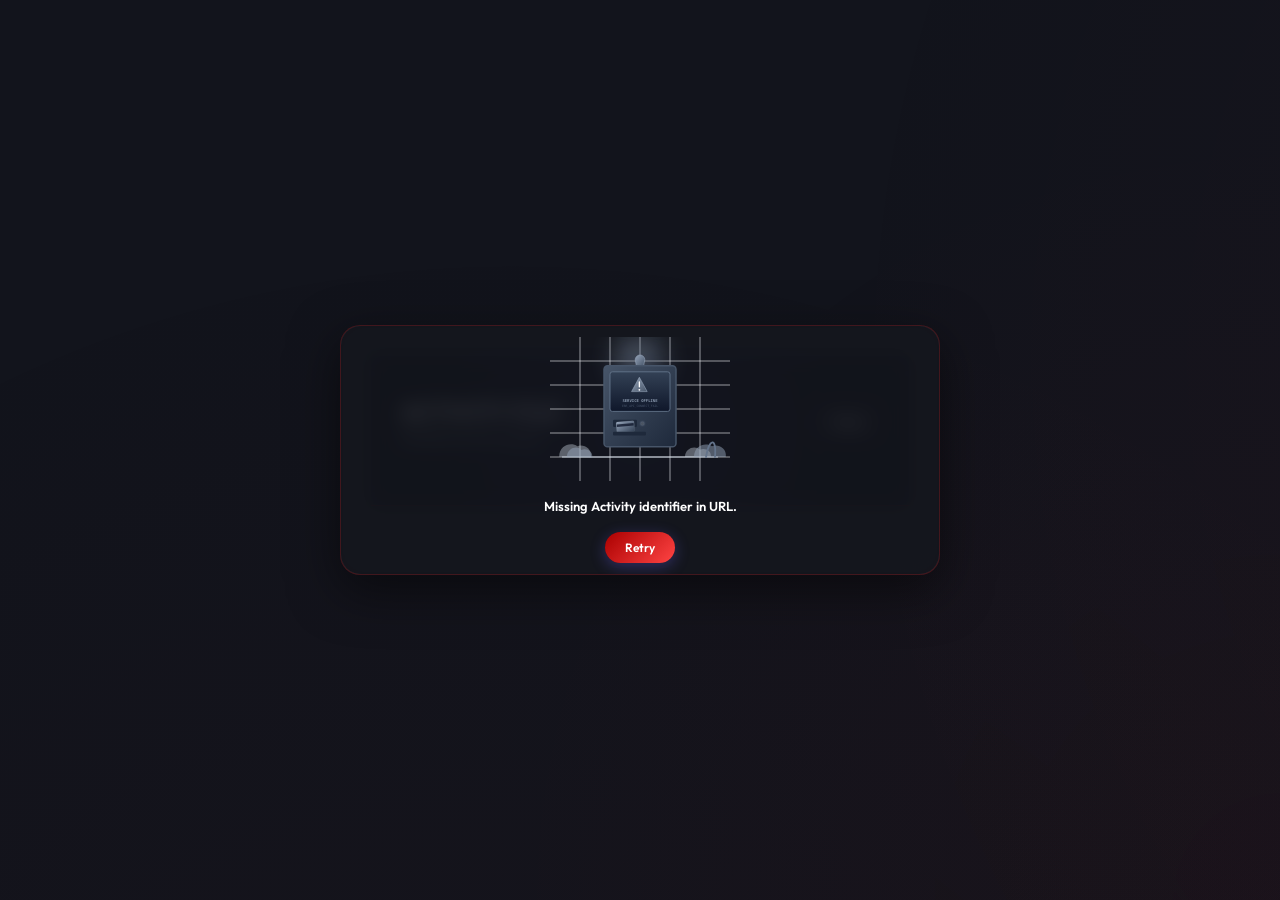
<file: modules/activities/activity-detail.html>
<!DOCTYPE html>
<html lang="en">

<head>
  <script>
    (function () {
      const root = document.documentElement;
      fetch('http://localhost:3000/theme')
        .then(res => res.json())
        .then(data => {
          if (data.mode === 'light') {
            root.classList.add('light-mode');
            document.body && document.body.classList.add('light-mode');
          } else {
            root.classList.remove('light-mode');
            document.body && document.body.classList.remove('light-mode');
          }
          if (data.color === 'neon') {
            root.classList.add('theme-neon');
          } else {
            root.classList.remove('theme-neon');
          }
        })
        .catch(err => console.warn("Failed to fetch theme from DB on load:", err));
    })();
  </script>
  <meta charset="UTF-8" />
  <meta name="viewport" content="width=device-width, initial-scale=1.0" />
  <title>Activity Details · CUSTOMER360</title>
  <!-- Link relative stylesheets -->
  <link rel="stylesheet" href="../../fonts/fonts.css" />
  <link rel="stylesheet" href="../../style.css" />

  <style>
    /* Standalone overrides and additions */
    body {
      display: flex;
      align-items: center;
      justify-content: center;
      min-height: 100vh;
      padding: 20px;
      background: var(--bg);
      color: var(--text);
      font-family: 'Outfit', sans-serif;
      margin: 0;
      position: relative;
    }

    body::before {
      content: '';
      position: fixed;
      inset: 0;
      background: radial-gradient(circle at 50% 50%, var(--aurora-1), transparent 50%),
                  radial-gradient(circle at 80% 20%, var(--aurora-2), transparent 50%),
                  radial-gradient(circle at 20% 80%, var(--aurora-3), transparent 50%);
      z-index: -1;
      pointer-events: none;
    }

    .activity-detail-container {
      width: 100%;
      max-width: 600px;
      animation: scaleUp 0.35s cubic-bezier(0.34, 1.56, 0.64, 1);
    }

    @keyframes scaleUp {
      from { transform: scale(0.92); opacity: 0; }
      to { transform: scale(1); opacity: 1; }
    }

    .detail-card {
      padding: 30px;
      border-radius: var(--radius);
      border: 1px solid var(--border);
      background: var(--glass);
      box-shadow: var(--shadow);
      backdrop-filter: blur(15px);
      -webkit-backdrop-filter: blur(15px);
      position: relative;
      overflow: hidden;
      min-height: 250px;
    }

    .detail-header {
      display: flex;
      align-items: center;
      justify-content: space-between;
      border-bottom: 1px solid var(--border);
      padding-bottom: 18px;
      margin-bottom: 25px;
    }

    .detail-title-group {
      display: flex;
      flex-direction: column;
    }

    .detail-title-group h1 {
      font-size: 22px;
      font-weight: 700;
      letter-spacing: 1px;
      margin: 0;
      text-transform: uppercase;
      color: var(--text);
    }

    .detail-title-group span {
      font-size: 13px;
      color: var(--muted);
      margin-top: 3px;
    }

    .close-btn {
      background: var(--glass);
      border: 1px solid var(--border);
      color: var(--text);
      border-radius: 8px;
      padding: 8px 16px;
      font-size: 12px;
      font-weight: 600;
      cursor: pointer;
      text-decoration: none;
      transition: background-color var(--transition), border-color var(--transition), transform 0.2s ease;
      font-family: inherit;
    }

    .close-btn:hover {
      background: var(--glass2);
      border-color: var(--accent);
      box-shadow: 0 0 8px var(--glow-shadow);
      transform: translateY(-1px);
    }

    .detail-hero-icon {
      width: 60px;
      height: 60px;
      border-radius: 50%;
      background: var(--glass2);
      border: 1px solid var(--border);
      box-shadow: 0 0 15px var(--glow-shadow);
      display: flex;
      align-items: center;
      justify-content: center;
      font-size: 28px;
      margin: 0 auto 20px auto;
    }

    .detail-section-title {
      font-size: 12px;
      font-weight: 700;
      color: var(--muted);
      text-transform: uppercase;
      letter-spacing: 0.5px;
      margin-bottom: 15px;
    }

    .detail-grid {
      display: grid;
      grid-template-columns: repeat(2, 1fr);
      gap: 20px;
      margin-bottom: 25px;
    }

    .detail-item {
      display: flex;
      flex-direction: column;
      gap: 6px;
      background: rgba(255, 255, 255, 0.02);
      border: 1px solid var(--border);
      padding: 14px 18px;
      border-radius: 12px;
    }

    .light-mode .detail-item {
      background: rgba(0, 0, 0, 0.01);
    }

    .detail-item.full-width {
      grid-column: 1 / -1;
    }

    .detail-label {
      font-size: 10px;
      font-weight: 700;
      color: var(--muted);
      text-transform: uppercase;
      letter-spacing: 0.5px;
    }

    .detail-value {
      font-size: 14.5px;
      font-weight: 600;
      color: var(--text);
    }

    .activity-badge {
      display: inline-block;
      padding: 4px 10px;
      border-radius: 20px;
      font-size: 11px;
      font-weight: 700;
      text-transform: uppercase;
      letter-spacing: 0.5px;
      border: 1px solid rgba(255, 255, 255, 0.1);
    }

    .badge-theme-appointment {
      background: rgba(59, 130, 246, 0.15);
      color: #3b82f6;
      border-color: rgba(59, 130, 246, 0.3);
    }

    .badge-theme-task {
      background: rgba(245, 158, 11, 0.15);
      color: #f59e0b;
      border-color: rgba(245, 158, 11, 0.3);
    }

    .badge-theme-call {
      background: rgba(16, 185, 129, 0.15);
      color: #10b981;
      border-color: rgba(16, 185, 129, 0.3);
    }

    .badge-theme-event {
      background: rgba(139, 92, 246, 0.15);
      color: #8b5cf6;
      border-color: rgba(139, 92, 246, 0.3);
    }

    .badge-theme-generic {
      background: rgba(107, 114, 128, 0.15);
      color: #6b7280;
      border-color: rgba(107, 114, 128, 0.3);
    }

    .detail-desc-box {
      background: rgba(255, 255, 255, 0.02);
      border: 1px solid var(--border);
      padding: 16px 20px;
      border-radius: 12px;
      font-size: 13.5px;
      color: var(--text);
      line-height: 1.6;
    }

    .light-mode .detail-desc-box {
      background: rgba(0, 0, 0, 0.01);
    }

    .user-tag {
      display: inline-flex;
      align-items: center;
      gap: 4px;
      background: var(--glass2);
      border: 1px solid var(--border);
      padding: 2px 10px;
      border-radius: 12px;
      font-size: 12px;
      font-weight: 600;
      color: var(--text);
      margin-right: 6px;
      margin-top: 4px;
    }
  </style>
</head>

<body class="dark-mode">
  <div class="activity-detail-container">
    <div class="detail-card">
      <div class="detail-header">
        <div class="detail-title-group">
          <h1 id="detail-header-title">Activity File</h1>
          <span>Detailed activity record</span>
        </div>
        <a class="close-btn" href="#" onclick="closeOrBack(); return false;">Close</a>
      </div>

      <!-- Preloader / Error containers managed by UI renderer -->
      <div class="detail-content" style="display: none;">
        <div class="detail-hero-icon" id="detail-hero-icon">🔔</div>

        <h3 class="detail-section-title">Record Information</h3>

        <div class="detail-grid">
          <div class="detail-item">
            <span class="detail-label">Activity ID</span>
            <span class="detail-value" id="detail-activity-id">-</span>
          </div>

          <div class="detail-item">
            <span class="detail-label">Customer ID</span>
            <span class="detail-value" id="detail-customer-id">-</span>
          </div>

          <div class="detail-item">
            <span class="detail-label">Subject / Purpose</span>
            <span class="detail-value" id="detail-purpose">-</span>
          </div>

          <div class="detail-item">
            <span class="detail-label">Activity Type</span>
            <div id="detail-type-badge">
              <span class="activity-badge badge-theme-generic">Generic</span>
            </div>
          </div>

          <div class="detail-item">
            <span class="detail-label">Date & Time</span>
            <span class="detail-value" id="detail-date">-</span>
          </div>

          <div class="detail-item" id="item-location-container">
            <span class="detail-label">Location / Channel</span>
            <span class="detail-value" id="detail-location">-</span>
          </div>

          <div class="detail-item full-width" id="item-assigned-users-container">
            <span class="detail-label">Assigned Users</span>
            <div id="detail-assigned-users" style="display: flex; flex-wrap: wrap;">
              <span class="detail-value">-</span>
            </div>
          </div>

          <div class="detail-item full-width">
            <span class="detail-label">Description & Background Notes</span>
            <div class="detail-desc-box" id="detail-desc">
              -
            </div>
          </div>
        </div>
      </div>
    </div>
  </div>

  <!-- JavaScript Integration -->
  <script src="https://code.jquery.com/jquery-3.7.1.min.js"></script>
  <script src="../../config.js"></script>
  <script src="../../api-service.js"></script>
  <script src="../../ui-renderer.js"></script>
  <script>
    function closeOrBack() {
      if (window.opener) {
        window.close();
      } else {
        const urlParams = new URLSearchParams(window.location.search);
        const customerId = urlParams.get('customerId');
        const searchUrl = (window.API_CONFIG && window.API_CONFIG.CUSTOMER_SEARCH_URL) || '../../customer-search/customer-search.html';
        const target = customerId ? `../../index.html?customerId=${encodeURIComponent(customerId)}` : `../../${searchUrl}`;
        window.location.href = target;
      }
    }

    function loadActivityDetails() {
      const urlParams = new URLSearchParams(window.location.search);
      const activityId = urlParams.get('id');
      
      if (!activityId) {
        UIRenderer.showError('.detail-card', 'Missing Activity identifier in URL.', function () {
          closeOrBack();
        });
        return;
      }

      UIRenderer.showLoader('.detail-card');

      const endpoint = window.API_CONFIG && window.API_CONFIG.ENDPOINTS && window.API_CONFIG.ENDPOINTS.ACTIVITIES;
      ApiService.get(
        endpoint,
        function (response) {
          UIRenderer.hideLoader('.detail-card');
          
          let dataList = null;
          if (response && response.data) {
            dataList = response.data;
          } else if (Array.isArray(response)) {
            dataList = response;
          }

          const item = (dataList || []).find(c => String(c.id) === String(activityId));
          
          if (!item) {
            UIRenderer.showError('.detail-card', `Activity not found: ${activityId}`, function () {
              closeOrBack();
            });
            return;
          }

          // Dynamic Icons and Titles
          const type = item.type || 'generic';
          const typeLower = type.toLowerCase();
          
          let icon = '🔔';
          let badgeClass = 'badge-theme-generic';
          let prefix = 'ACT';
          
          if (typeLower === 'appointment') {
            icon = '📅';
            badgeClass = 'badge-theme-appointment';
            prefix = 'APT';
            $('#detail-header-title').text('Appointment File');
          } else if (typeLower === 'task') {
            icon = '✔️';
            badgeClass = 'badge-theme-task';
            prefix = 'TSK';
            $('#detail-header-title').text('Task File');
          } else if (typeLower === 'call') {
            icon = '📞';
            badgeClass = 'badge-theme-call';
            prefix = 'CAL';
            $('#detail-header-title').text('Call Record');
          } else if (typeLower === 'event') {
            icon = '🎉';
            badgeClass = 'badge-theme-event';
            prefix = 'EVT';
            $('#detail-header-title').text('Event File');
          } else if (typeLower === 'visit') {
            icon = '🏠';
            badgeClass = 'badge-theme-call';
            prefix = 'VST';
            $('#detail-header-title').text('Site Visit File');
          } else {
            $('#detail-header-title').text('Activity File');
          }

          $('#detail-hero-icon').text(icon);
          
          // Activity ID
          $('#detail-activity-id').text(prefix + '-' + item.id + '-' + Math.floor(1000 + Math.random() * 9000));
          $('#detail-customer-id').text(item.customerId || item.customer || '-');
          $('#detail-purpose').text(item.title || '-');
          
          // Type Badge
          $('#detail-type-badge').html(`<span class="activity-badge ${badgeClass}">${type.charAt(0).toUpperCase() + type.slice(1)}</span>`);

          // Format Date
          let displayDate = item.date || '';
          try {
            const parsed = new Date(item.date);
            if (!isNaN(parsed.getTime())) {
              const options = { day: 'numeric', month: 'short', year: 'numeric', hour: '2-digit', minute: '2-digit' };
              displayDate = parsed.toLocaleDateString('en-US', options);
            }
          } catch(e) {}
          $('#detail-date').text(displayDate);
          
          // Location (Always show location, fallback if not specified)
          $('#detail-location').text(item.location || 'N/A');
          $('#item-location-container').show();
          
          // Description
          $('#detail-desc').text(item.subtitle || 'No further notes provided.');

          // Assigned Users (Always show, fallback if empty)
          const usersDiv = $('#detail-assigned-users');
          usersDiv.empty();
          const usersList = item.assignedUsers || [];
          if (usersList.length > 0) {
            usersList.forEach(user => {
              usersDiv.append(`<span class="user-tag">👥 ${user}</span>`);
            });
            $('#item-assigned-users-container').show();
          } else {
            usersDiv.append('<span class="detail-value">Not Assigned</span>');
            $('#item-assigned-users-container').show();
          }

          // Show Content
          $('.detail-content').fadeIn(300);
        },
        function (errorMsg) {
          UIRenderer.hideLoader('.detail-card');
          UIRenderer.showError('.detail-card', 'Failed to retrieve activity details: ' + errorMsg, function () {
            loadActivityDetails();
          });
        }
      );
    }

    $(document).ready(function () {
      loadActivityDetails();
    });
  </script>
</body>

</html>
</file>
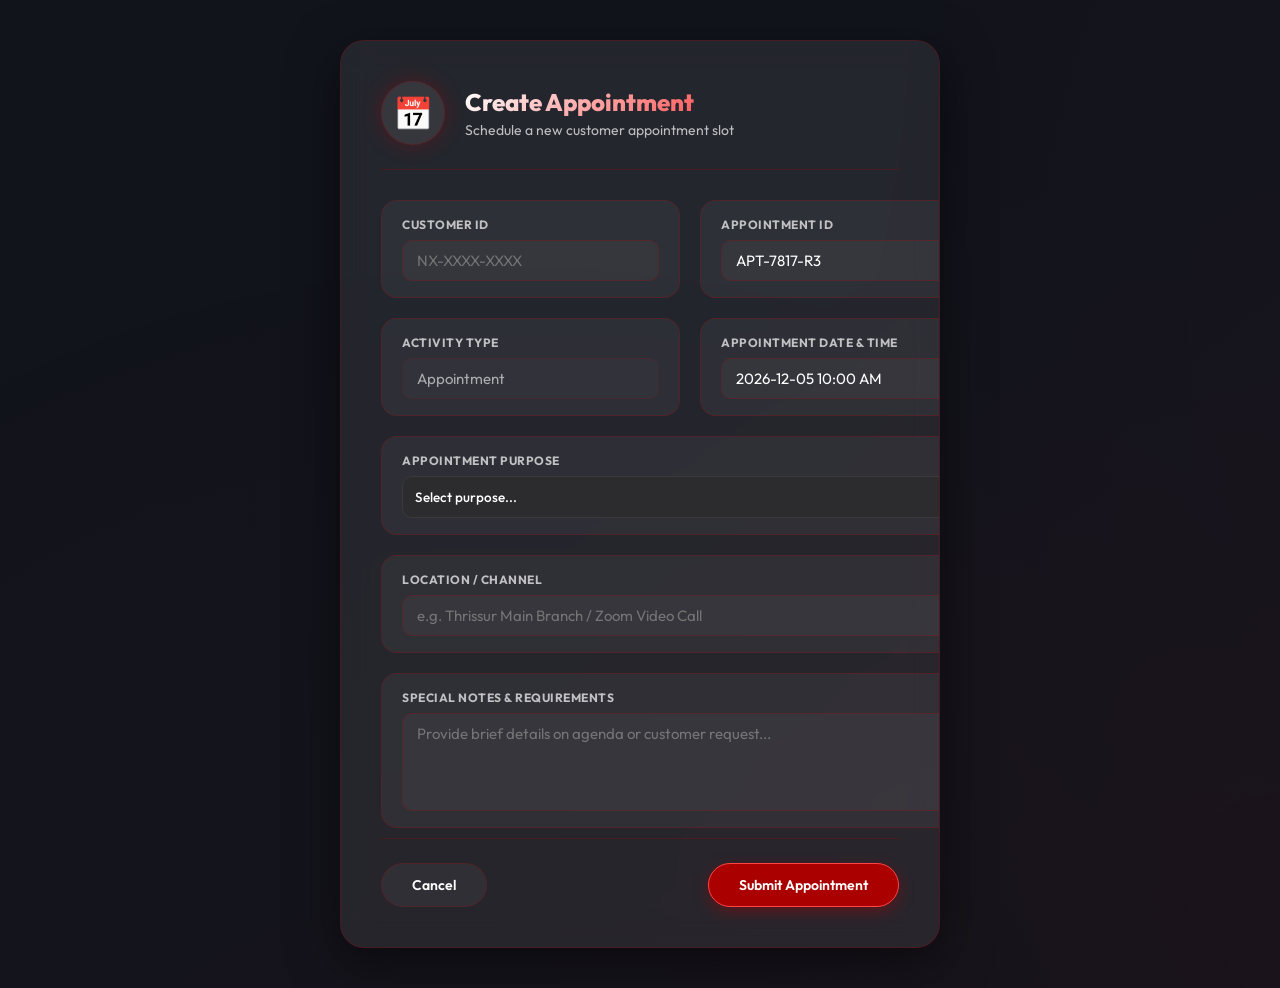
<file: modules/activities/appointment-create.html>
<!DOCTYPE html>
<html lang="en">

<head>
  <script>
    (function () {
      const root = document.documentElement;
      fetch('http://localhost:3000/theme')
        .then(res => res.json())
        .then(data => {
          if (data.mode === 'light') {
            root.classList.add('light-mode');
            document.body && document.body.classList.add('light-mode');
          } else {
            root.classList.remove('light-mode');
            document.body && document.body.classList.remove('light-mode');
          }
          if (data.color === 'neon') {
            root.classList.add('theme-neon');
          } else {
            root.classList.remove('theme-neon');
          }
        })
        .catch(err => console.warn("Failed to fetch theme from DB on load:", err));
    })();
  </script>
  <meta charset="UTF-8">
  <meta name="viewport" content="width=device-width, initial-scale=1.0">
  <title>CUSTOMER360 · Create Appointment</title>
  <link rel="stylesheet" href="../../fonts/fonts.css" />
  <link rel="stylesheet" href="../../lib/flatpickr.min.css" />
  <link rel="stylesheet" href="../../style.css" />
  <style>
    body {
      display: flex;
      align-items: center;
      justify-content: center;
      padding: 40px 20px;
      min-height: 100vh;
      background: var(--bg);
      color: var(--text);
      font-family: 'Outfit', sans-serif;
      margin: 0;
      position: relative;
    }

    body::before {
      content: '';
      position: fixed;
      inset: 0;
      background: radial-gradient(circle at 50% 50%, var(--aurora-1), transparent 50%),
        radial-gradient(circle at 80% 20%, var(--aurora-2), transparent 50%),
        radial-gradient(circle at 20% 80%, var(--aurora-3), transparent 50%);
      z-index: -1;
      pointer-events: none;
    }

    .create-card {
      width: 100%;
      max-width: 600px;
      padding: 40px;
      display: flex;
      flex-direction: column;
      gap: 30px;
      background: var(--glass2);
      border: 1px solid var(--border);
      border-radius: 24px;
      box-shadow: var(--shadow);
      position: relative;
      overflow: hidden;
      backdrop-filter: blur(15px);
      -webkit-backdrop-filter: blur(15px);
      animation: scaleUp 0.35s cubic-bezier(0.34, 1.56, 0.64, 1);
    }

    @keyframes scaleUp {
      from {
        transform: scale(0.92);
        opacity: 0;
      }

      to {
        transform: scale(1);
        opacity: 1;
      }
    }

    .form-header {
      display: flex;
      align-items: center;
      gap: 20px;
      border-bottom: 1px solid var(--border);
      padding-bottom: 24px;
    }

    .form-avatar {
      width: 64px;
      height: 64px;
      background: var(--glass2);
      border: 1px solid var(--border);
      border-radius: 50%;
      display: flex;
      align-items: center;
      justify-content: center;
      font-size: 32px;
      box-shadow: 0 0 20px var(--glow-shadow-medium);
    }

    .form-header-text h1 {
      font-size: 24px;
      font-weight: 800;
      margin: 0 0 4px 0;
      background: linear-gradient(135deg, #fff, var(--accent2));
      -webkit-background-clip: text;
      -webkit-text-fill-color: transparent;
    }

    .light-mode .form-header-text h1 {
      background: linear-gradient(135deg, var(--text), var(--accent2));
      -webkit-background-clip: text;
      -webkit-text-fill-color: transparent;
    }

    .form-header-text p {
      font-size: 14px;
      color: var(--muted);
      margin: 0;
    }

    .form-grid {
      display: grid;
      grid-template-columns: repeat(2, 1fr);
      gap: 20px;
    }

    .form-item {
      display: flex;
      flex-direction: column;
      gap: 8px;
      background: var(--glass);
      border: 1px solid var(--border);
      padding: 16px 20px;
      border-radius: 16px;
    }

    .form-item.full-width {
      grid-column: 1 / -1;
    }

    .form-label {
      font-size: 12px;
      font-weight: 700;
      color: var(--muted);
      text-transform: uppercase;
      letter-spacing: 0.5px;
    }

    .form-input {
      background: rgba(255, 255, 255, 0.03);
      border: 1px solid var(--border);
      color: var(--text);
      padding: 10px 14px;
      border-radius: 10px;
      font-family: inherit;
      font-size: 15px;
      outline: none;
      transition: all 0.3s ease;
    }

    .light-mode .form-input {
      background: rgba(0, 0, 0, 0.02);
    }

    .form-input:focus {
      border-color: var(--accent2);
      box-shadow: 0 0 8px var(--glow-shadow-medium);
      background: rgba(255, 255, 255, 0.06);
    }

    .form-input:disabled {
      opacity: 0.6;
      cursor: not-allowed;
    }

    .form-footer {
      display: flex;
      justify-content: space-between;
      gap: 15px;
      border-top: 1px solid var(--border);
      padding-top: 24px;
      margin-top: 10px;
    }

    .btn-secondary {
      background: var(--glass);
      border: 1px solid var(--border);
      color: var(--text);
      padding: 12px 30px;
      border-radius: 30px;
      font-family: inherit;
      font-size: 14px;
      font-weight: 600;
      cursor: pointer;
      transition: all 0.3s ease;
      text-align: center;
      text-decoration: none;
    }

    .btn-secondary:hover {
      background: var(--glass2);
      transform: translateY(-2px);
    }

    .btn-submit {
      background: var(--accent);
      border: 1px solid var(--accent2);
      color: #fff;
      padding: 12px 30px;
      border-radius: 30px;
      font-family: inherit;
      font-size: 14px;
      font-weight: 600;
      cursor: pointer;
      box-shadow: 0 5px 15px var(--glow-shadow);
      transition: all 0.3s ease;
    }

    .btn-submit:hover {
      transform: translateY(-2px);
      box-shadow: 0 8px 25px var(--glow-shadow-strong);
    }

    /* Toast Notification styles */
    .custom-toast {
      position: fixed;
      top: -100px;
      left: 50%;
      transform: translateX(-50%);
      background: var(--accent);
      border: 1px solid var(--accent2);
      color: #fff;
      padding: 14px 28px;
      border-radius: 30px;
      font-weight: 600;
      font-size: 15px;
      z-index: 10000;
      box-shadow: 0 10px 30px rgba(0, 0, 0, 0.4);
      transition: top 0.4s cubic-bezier(0.175, 0.885, 0.32, 1.275);
    }

    .custom-toast.show {
      top: 30px;
    }
  </style>
</head>

<body class="dark-mode">
  <div class="create-card">
    <div class="form-header">
      <div class="form-avatar">📅</div>
      <div class="form-header-text">
        <h1>Create Appointment</h1>
        <p>Schedule a new customer appointment slot</p>
      </div>
    </div>

    <form id="appointment-form">
      <div class="form-grid">
        <div class="form-item">
          <label class="form-label" for="customer-id">Customer ID</label>
          <input type="text" class="form-input" id="customer-id" placeholder="NX-XXXX-XXXX" required>
        </div>
        <div class="form-item">
          <label class="form-label" for="appointment-id">Appointment ID</label>
          <input type="text" class="form-input" id="appointment-id" placeholder="APT-XXXX-XX" readonly>
        </div>
        <div class="form-item">
          <label class="form-label" for="appointment-type">Activity Type</label>
          <input type="text" class="form-input" id="appointment-type" value="Appointment" disabled>
        </div>
        <div class="form-item">
          <label class="form-label" for="appointment-date">Appointment Date & Time</label>
          <input type="text" class="form-input" id="appointment-date" placeholder="Select Date & Time..." required>
        </div>
        <div class="form-item full-width">
          <label class="form-label" for="appointment-title">Appointment Purpose</label>
          <select class="form-input" id="appointment-title" required style="width: 100%; height: 42px;">
            <option value="" disabled selected>Select purpose...</option>
            <option value="Portfolio Performance Review">Portfolio Performance Review</option>
            <option value="Wealth Management Advisory">Wealth Management Advisory</option>
            <option value="KYC Re-verification">KYC Re-verification</option>
            <option value="Home Loan Documentation">Home Loan Documentation</option>
            <option value="Relationship Manager Introduction">Relationship Manager Introduction</option>
          </select>
        </div>
        <div class="form-item full-width">
          <label class="form-label" for="location">Location / Channel</label>
          <input type="text" class="form-input" id="location" placeholder="e.g. Thrissur Main Branch / Zoom Video Call"
            required>
        </div>
        <div class="form-item full-width">
          <label class="form-label" for="notes">Special Notes & Requirements</label>
          <textarea class="form-input" id="notes" rows="4" style="resize: none;"
            placeholder="Provide brief details on agenda or customer request..."></textarea>
        </div>
      </div>

      <div class="form-footer">
        <button type="button" class="btn-secondary" onclick="window.close()">Cancel</button>
        <button type="submit" class="btn-submit">Submit Appointment</button>
      </div>
    </form>
  </div>

  <div id="toast" class="custom-toast">Appointment scheduled successfully!</div>

  <script src="https://code.jquery.com/jquery-3.7.1.min.js"></script>
  <script src="../../lib/flatpickr.min.js"></script>
  <script>
    $(document).ready(function () {
      const urlParams = new URLSearchParams(window.location.search);
      let customerId = urlParams.get('customerId');
      if (!customerId && window.opener && window.opener.ParamsData && window.opener.ParamsData.getCustomerId) {
        customerId = window.opener.ParamsData.getCustomerId();
      }
      if (customerId) {
        $('#customer-id').val(customerId);
      }

      // Pre-fill datetime with tomorrow's date at 10:00 AM
      const tomorrow = new Date();
      tomorrow.setDate(tomorrow.getDate() + 1);
      tomorrow.setHours(10, 0, 0, 0);

      // Initialize flatpickr on date input
      flatpickr("#appointment-date", {
        enableTime: true,
        dateFormat: "Y-m-d h:i K",
        defaultDate: tomorrow,
        time_24hr: false
      });

      // Generate random Appointment ID e.g., APT-4819-B2
      const chars = 'ABCDEFGHIJKLMNOPQRSTUVWXYZ';
      const randomSuffix = chars.charAt(Math.floor(Math.random() * chars.length)) + Math.floor(1 + Math.random() * 9);
      const randomId = 'APT-' + Math.floor(1000 + Math.random() * 9000) + '-' + randomSuffix;
      $('#appointment-id').val(randomId);

      $('#appointment-form').on('submit', function (e) {
        e.preventDefault();

        const $toast = $('#toast');
        $toast.addClass('show');

        setTimeout(function () {
          $toast.removeClass('show');
          window.close();
        }, 1500);
      });
    });
  </script>
</body>

</html>
</file>
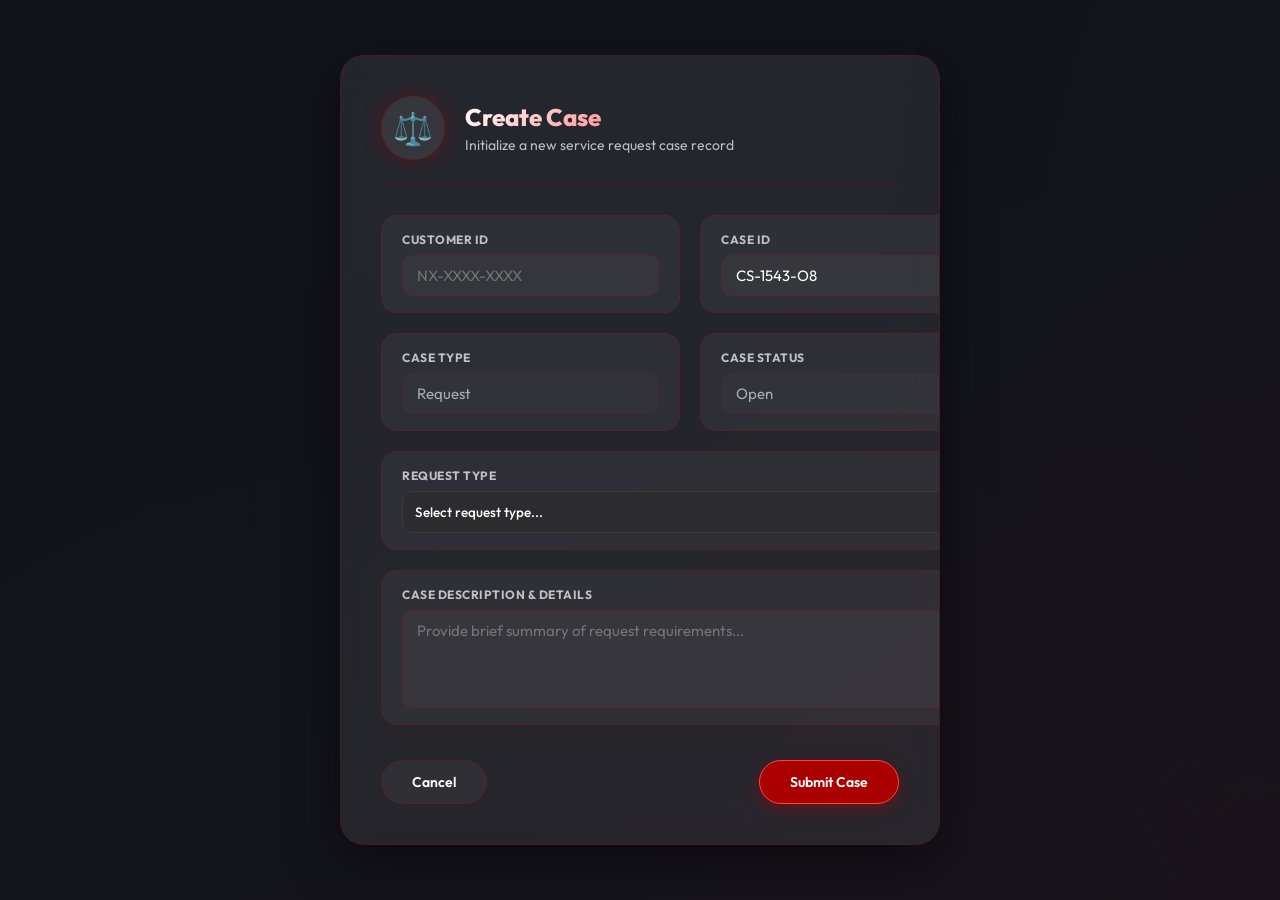
<file: modules/case/case-create.html>
<!DOCTYPE html>
<html lang="en">
<head>
  <script>
    (function () {
      const root = document.documentElement;
      fetch('http://localhost:3000/theme')
        .then(res => res.json())
        .then(data => {
          if (data.mode === 'light') {
            root.classList.add('light-mode');
            document.body && document.body.classList.add('light-mode');
          } else {
            root.classList.remove('light-mode');
            document.body && document.body.classList.remove('light-mode');
          }
          if (data.color === 'neon') {
            root.classList.add('theme-neon');
          } else {
            root.classList.remove('theme-neon');
          }
        })
        .catch(err => console.warn("Failed to fetch theme from DB on load:", err));
    })();
  </script>
  <meta charset="UTF-8">
  <meta name="viewport" content="width=device-width, initial-scale=1.0">
  <title>CUSTOMER360 · Create Case</title>
  <link rel="stylesheet" href="../../fonts/fonts.css" />
  <link rel="stylesheet" href="../../style.css" />
  <style>
    body {
      display: flex;
      align-items: center;
      justify-content: center;
      padding: 40px 20px;
      min-height: 100vh;
      background: var(--bg);
      color: var(--text);
      font-family: 'Outfit', sans-serif;
      margin: 0;
      position: relative;
    }

    body::before {
      content: '';
      position: fixed;
      inset: 0;
      background: radial-gradient(circle at 50% 50%, var(--aurora-1), transparent 50%),
                  radial-gradient(circle at 80% 20%, var(--aurora-2), transparent 50%),
                  radial-gradient(circle at 20% 80%, var(--aurora-3), transparent 50%);
      z-index: -1;
      pointer-events: none;
    }

    .create-card {
      width: 100%;
      max-width: 600px;
      padding: 40px;
      display: flex;
      flex-direction: column;
      gap: 30px;
      background: var(--glass2);
      border: 1px solid var(--border);
      border-radius: 24px;
      box-shadow: var(--shadow);
      position: relative;
      overflow: hidden;
      backdrop-filter: blur(15px);
      -webkit-backdrop-filter: blur(15px);
      animation: scaleUp 0.35s cubic-bezier(0.34, 1.56, 0.64, 1);
    }

    @keyframes scaleUp {
      from { transform: scale(0.92); opacity: 0; }
      to { transform: scale(1); opacity: 1; }
    }

    .form-header {
      display: flex;
      align-items: center;
      gap: 20px;
      border-bottom: 1px solid var(--border);
      padding-bottom: 24px;
    }

    .form-avatar {
      width: 64px;
      height: 64px;
      background: var(--glass2);
      border: 1px solid var(--border);
      border-radius: 50%;
      display: flex;
      align-items: center;
      justify-content: center;
      font-size: 32px;
      box-shadow: 0 0 20px var(--glow-shadow-medium);
    }

    .form-header-text h1 {
      font-size: 24px;
      font-weight: 800;
      margin: 0 0 4px 0;
      background: linear-gradient(135deg, #fff, var(--accent2));
      -webkit-background-clip: text;
      -webkit-text-fill-color: transparent;
    }

    .light-mode .form-header-text h1 {
      background: linear-gradient(135deg, var(--text), var(--accent2));
      -webkit-background-clip: text;
      -webkit-text-fill-color: transparent;
    }

    .form-header-text p {
      font-size: 14px;
      color: var(--muted);
      margin: 0;
    }

    .form-grid {
      display: grid;
      grid-template-columns: repeat(2, 1fr);
      gap: 20px;
    }

    .form-item {
      display: flex;
      flex-direction: column;
      gap: 8px;
      background: var(--glass);
      border: 1px solid var(--border);
      padding: 16px 20px;
      border-radius: 16px;
    }

    .form-item.full-width {
      grid-column: 1 / -1;
    }

    .form-label {
      font-size: 12px;
      font-weight: 700;
      color: var(--muted);
      text-transform: uppercase;
      letter-spacing: 0.5px;
    }

    .form-input {
      background: rgba(255, 255, 255, 0.03);
      border: 1px solid var(--border);
      color: var(--text);
      padding: 10px 14px;
      border-radius: 10px;
      font-family: inherit;
      font-size: 15px;
      outline: none;
      transition: all 0.3s ease;
    }

    .light-mode .form-input {
      background: rgba(0, 0, 0, 0.02);
    }

    .form-input:focus {
      border-color: var(--accent2);
      box-shadow: 0 0 8px var(--glow-shadow-medium);
      background: rgba(255, 255, 255, 0.06);
    }

    .form-input:disabled {
      opacity: 0.6;
      cursor: not-allowed;
    }

    .form-footer {
      display: flex;
      justify-content: space-between;
      gap: 15px;
      border-top: 1px solid var(--border);
      padding-top: 24px;
      margin-top: 10px;
    }

    .btn-secondary {
      background: var(--glass);
      border: 1px solid var(--border);
      color: var(--text);
      padding: 12px 30px;
      border-radius: 30px;
      font-family: inherit;
      font-size: 14px;
      font-weight: 600;
      cursor: pointer;
      transition: all 0.3s ease;
      text-align: center;
      text-decoration: none;
    }

    .btn-secondary:hover {
      background: var(--glass2);
      transform: translateY(-2px);
    }

    .btn-submit {
      background: var(--accent);
      border: 1px solid var(--accent2);
      color: #fff;
      padding: 12px 30px;
      border-radius: 30px;
      font-family: inherit;
      font-size: 14px;
      font-weight: 600;
      cursor: pointer;
      box-shadow: 0 5px 15px var(--glow-shadow);
      transition: all 0.3s ease;
    }

    .btn-submit:hover {
      transform: translateY(-2px);
      box-shadow: 0 8px 25px var(--glow-shadow-strong);
    }

    /* Toast Notification styles */
    .custom-toast {
      position: fixed;
      top: -100px;
      left: 50%;
      transform: translateX(-50%);
      background: var(--accent);
      border: 1px solid var(--accent2);
      color: #fff;
      padding: 14px 28px;
      border-radius: 30px;
      font-weight: 600;
      font-size: 15px;
      z-index: 10000;
      box-shadow: 0 10px 30px rgba(0, 0, 0, 0.4);
      transition: top 0.4s cubic-bezier(0.175, 0.885, 0.32, 1.275);
    }
    .custom-toast.show {
      top: 30px;
    }
  </style>
</head>
<body class="dark-mode">
  <div class="create-card">
    <div class="form-header">
      <div class="form-avatar">⚖️</div>
      <div class="form-header-text">
        <h1>Create Case</h1>
        <p>Initialize a new service request case record</p>
      </div>
    </div>

    <form id="case-form">
      <div class="form-grid">
        <div class="form-item">
          <label class="form-label" for="customer-id">Customer ID</label>
          <input type="text" class="form-input" id="customer-id" placeholder="NX-XXXX-XXXX" required>
        </div>
        <div class="form-item">
          <label class="form-label" for="case-id">Case ID</label>
          <input type="text" class="form-input" id="case-id" placeholder="CS-XXXX-XX" readonly>
        </div>
        <div class="form-item">
          <label class="form-label" for="case-type">Case Type</label>
          <input type="text" class="form-input" id="case-type" value="Request" disabled>
        </div>
        <div class="form-item">
          <label class="form-label" for="status">Case Status</label>
          <input type="text" class="form-input" id="status" value="Open" disabled>
        </div>
        <div class="form-item full-width">
          <label class="form-label" for="request-type">Request Type</label>
          <select class="form-input" id="request-type" required style="width: 100%; height: 42px;">
            <option value="" disabled selected>Select request type...</option>
            <option value="Account Reactivation">Account Reactivation</option>
            <option value="Home Loan Document Copy">Home Loan Document Copy</option>
            <option value="Interest Rate Revision">Interest Rate Revision</option>
            <option value="Limit Enhancement Request">Limit Enhancement Request</option>
            <option value="Address Update Verification">Address Update Verification</option>
          </select>
        </div>
        <div class="form-item full-width">
          <label class="form-label" for="description">Case Description & Details</label>
          <textarea class="form-input" id="description" rows="4" style="resize: none;" placeholder="Provide brief summary of request requirements..."></textarea>
        </div>
      </div>

      <div class="form-footer">
        <button type="button" class="btn-secondary" onclick="window.close()">Cancel</button>
        <button type="submit" class="btn-submit">Submit Case</button>
      </div>
    </form>
  </div>

  <div id="toast" class="custom-toast">Case created successfully!</div>

  <script src="https://code.jquery.com/jquery-3.7.1.min.js"></script>
  <script>
    $(document).ready(function() {
      const urlParams = new URLSearchParams(window.location.search);
      let customerId = urlParams.get('customerId');
      if (!customerId && window.opener && window.opener.ParamsData && window.opener.ParamsData.getCustomerId) {
        customerId = window.opener.ParamsData.getCustomerId();
      }
      if (customerId) {
        $('#customer-id').val(customerId);
      }

      // Generate random Case ID e.g., CS-9402-A1
      const chars = 'ABCDEFGHIJKLMNOPQRSTUVWXYZ';
      const randomSuffix = chars.charAt(Math.floor(Math.random() * chars.length)) + Math.floor(1 + Math.random() * 9);
      const randomId = 'CS-' + Math.floor(1000 + Math.random() * 9000) + '-' + randomSuffix;
      $('#case-id').val(randomId);

      $('#case-form').on('submit', function(e) {
        e.preventDefault();
        
        const $toast = $('#toast');
        $toast.addClass('show');
        
        setTimeout(function() {
          $toast.removeClass('show');
          window.close();
        }, 1500);
      });
    });
  </script>
</body>
</html>
</file>
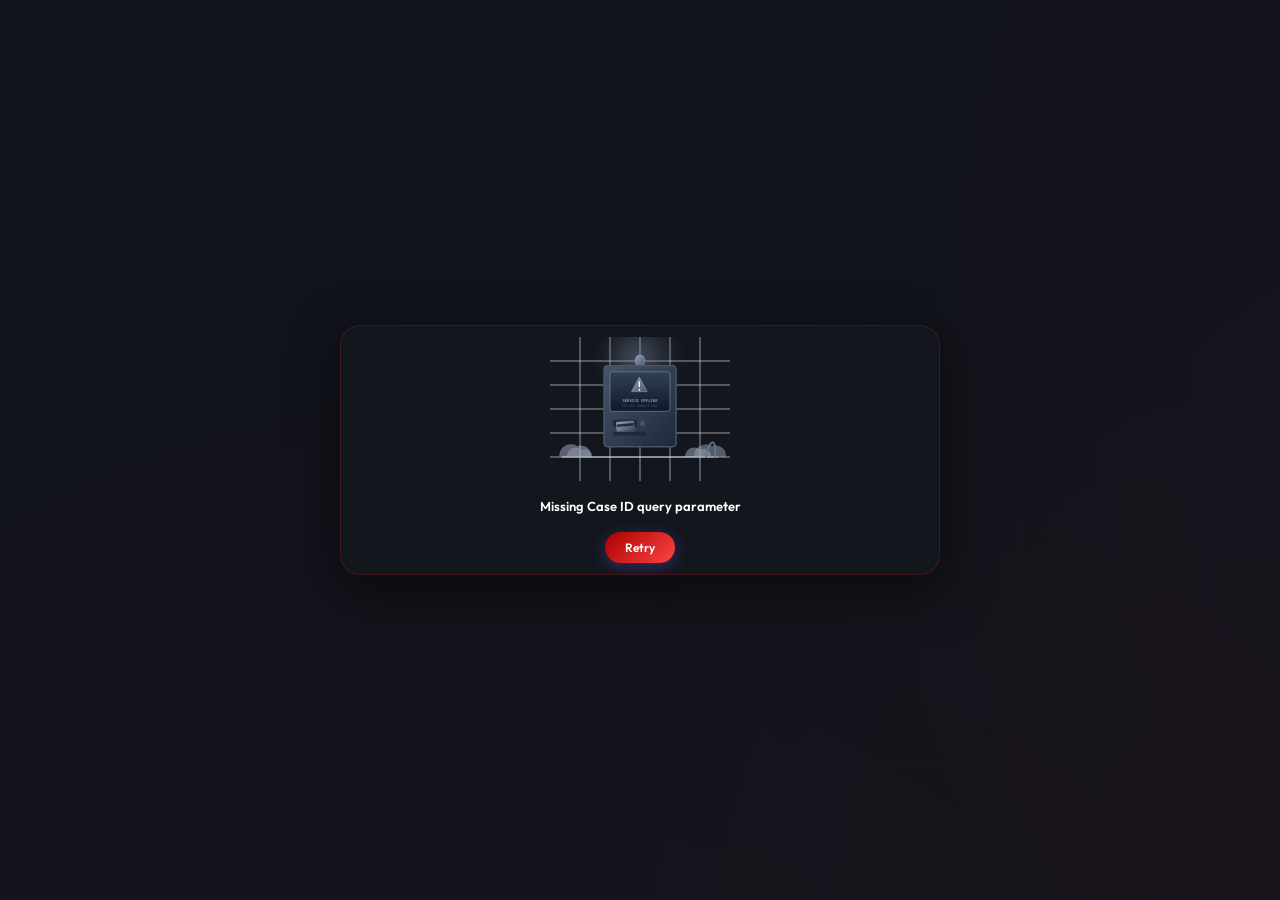
<file: modules/case/case-detail.html>
<!DOCTYPE html>
<html lang="en">

<head>
  <script>
    (function () {
      const root = document.documentElement;
      fetch('http://localhost:3000/theme')
        .then(res => res.json())
        .then(data => {
          if (data.mode === 'light') {
            root.classList.add('light-mode');
            document.body && document.body.classList.add('light-mode');
          } else {
            root.classList.remove('light-mode');
            document.body && document.body.classList.remove('light-mode');
          }
          if (data.color === 'neon') {
            root.classList.add('theme-neon');
          } else {
            root.classList.remove('theme-neon');
          }
        })
        .catch(err => console.warn("Failed to fetch theme from DB on load:", err));
    })();
  </script>
  <meta charset="UTF-8" />
  <meta name="viewport" content="width=device-width, initial-scale=1.0" />
  <title>Case Details · CUSTOMER360</title>
  <!-- Link relative stylesheets -->
  <link rel="stylesheet" href="../../fonts/fonts.css" />
  <link rel="stylesheet" href="../../style.css" />

  <style>
    /* Standalone overrides and additions */
    body {
      display: flex;
      align-items: center;
      justify-content: center;
      min-height: 100vh;
      padding: 20px;
      background: var(--bg);
      color: var(--text);
      font-family: 'Outfit', sans-serif;
      margin: 0;
      position: relative;
    }

    body::before {
      content: '';
      position: fixed;
      inset: 0;
      background: radial-gradient(circle at 50% 50%, var(--aurora-1), transparent 50%),
                  radial-gradient(circle at 80% 20%, var(--aurora-2), transparent 50%),
                  radial-gradient(circle at 20% 80%, var(--aurora-3), transparent 50%);
      z-index: -1;
      pointer-events: none;
    }

    .case-detail-container {
      width: 100%;
      max-width: 600px;
      animation: scaleUp 0.35s cubic-bezier(0.34, 1.56, 0.64, 1);
    }

    @keyframes scaleUp {
      from { transform: scale(0.92); opacity: 0; }
      to { transform: scale(1); opacity: 1; }
    }

    .detail-card {
      padding: 30px;
      border-radius: var(--radius);
      border: 1px solid var(--border);
      background: var(--glass);
      box-shadow: var(--shadow);
      backdrop-filter: blur(15px);
      -webkit-backdrop-filter: blur(15px);
      position: relative;
      overflow: hidden;
      min-height: 250px;
    }

    .detail-header {
      display: flex;
      align-items: center;
      justify-content: space-between;
      border-bottom: 1px solid var(--border);
      padding-bottom: 18px;
      margin-bottom: 25px;
    }

    .detail-title-group {
      display: flex;
      flex-direction: column;
    }

    .detail-title-group h1 {
      font-size: 22px;
      font-weight: 700;
      letter-spacing: 1px;
      margin: 0;
      text-transform: uppercase;
      color: var(--text);
    }

    .detail-title-group span {
      font-size: 13px;
      color: var(--muted);
      margin-top: 3px;
    }

    .close-btn {
      background: var(--glass);
      border: 1px solid var(--border);
      color: var(--text);
      border-radius: 8px;
      padding: 8px 16px;
      font-size: 12px;
      font-weight: 600;
      cursor: pointer;
      text-decoration: none;
      transition: background-color var(--transition), border-color var(--transition), transform 0.2s ease;
      font-family: inherit;
    }

    .close-btn:hover {
      background: var(--glass2);
      border-color: var(--accent);
      box-shadow: 0 0 8px var(--glow-shadow);
      transform: translateY(-1px);
    }

    .detail-hero-icon {
      width: 60px;
      height: 60px;
      border-radius: 50%;
      background: var(--glass2);
      border: 1px solid var(--border);
      box-shadow: 0 0 15px var(--glow-shadow);
      display: flex;
      align-items: center;
      justify-content: center;
      font-size: 28px;
      margin: 0 auto 20px auto;
    }

    .detail-section-title {
      font-size: 12px;
      font-weight: 700;
      text-transform: uppercase;
      letter-spacing: 1px;
      color: var(--accent2);
      margin-bottom: 15px;
      border-left: 3px solid var(--accent);
      padding-left: 8px;
    }

    .detail-grid {
      display: grid;
      grid-template-columns: 1fr 1fr;
      gap: 15px;
      margin-bottom: 25px;
    }

    @media (max-width: 480px) {
      .detail-grid {
        grid-template-columns: 1fr;
        gap: 12px;
      }
    }

    .detail-item {
      display: flex;
      flex-direction: column;
      gap: 4px;
      padding: 12px 16px;
      background: rgba(0, 0, 0, 0.2);
      border: 1px solid var(--border);
      border-radius: 8px;
    }

    :root.light-mode .detail-item {
      background: rgba(255, 255, 255, 0.7);
    }

    .detail-lbl {
      font-size: 10px;
      text-transform: uppercase;
      color: var(--muted);
      letter-spacing: 0.5px;
      font-weight: 600;
    }

    .detail-val {
      font-size: 13.5px;
      font-weight: 600;
      color: var(--text);
    }

    .detail-desc-box {
      padding: 15px;
      background: rgba(0, 0, 0, 0.2);
      border: 1px solid var(--border);
      border-radius: 8px;
      font-size: 13px;
      line-height: 1.6;
      color: var(--text);
      margin-top: 8px;
    }

    :root.light-mode .detail-desc-box {
      background: rgba(255, 255, 255, 0.7);
    }

    /* Badges styles */
    .case-badge {
      display: inline-flex;
      align-items: center;
      padding: 2px 8px;
      border-radius: 4px;
      font-size: 11px;
      font-weight: 600;
      text-transform: uppercase;
      letter-spacing: 0.5px;
      border: 1px solid transparent;
      width: fit-content;
    }

    /* Color definitions */
    :root {
      --case-color-red: #ff5252;
      --case-color-blue: #40a9ff;
      --case-color-orange: #ff9f43;
      --case-color-green: #2ed573;
      --case-color-grey: #a4b0be;
    }
    :root.light-mode {
      --case-color-red: #d32f2f;
      --case-color-blue: #1890ff;
      --case-color-orange: #d35400;
      --case-color-green: #27ae60;
      --case-color-grey: #7f8c8d;
    }

    .case-badge.badge-type-complaint {
      border-color: var(--case-color-red);
      color: var(--case-color-red);
      background: rgba(255, 82, 82, 0.08);
    }
    .case-badge.badge-type-request {
      border-color: var(--case-color-blue);
      color: var(--case-color-blue);
      background: rgba(64, 169, 255, 0.08);
    }
    .case-badge.badge-status-open {
      border-color: var(--case-color-orange);
      color: var(--case-color-orange);
      background: rgba(255, 159, 67, 0.08);
    }
    .case-badge.badge-status-inprogress {
      border-color: var(--case-color-blue);
      color: var(--case-color-blue);
      background: rgba(64, 169, 255, 0.08);
    }
    .case-badge.badge-status-resolved {
      border-color: var(--case-color-green);
      color: var(--case-color-green);
      background: rgba(46, 213, 115, 0.08);
    }
    .case-badge.badge-status-closed {
      border-color: var(--case-color-grey);
      color: var(--case-color-grey);
      background: rgba(164, 176, 190, 0.08);
    }
    .case-badge.badge-status-rejected {
      border-color: var(--case-color-red);
      color: var(--case-color-red);
      background: rgba(255, 82, 82, 0.08);
    }
  </style>
</head>

<body>
  <div class="case-detail-container">
    <div class="detail-card">
      <!-- Loading & Error overlays will be handled by UIRenderer inside this card -->

      <div class="detail-content" style="display: none;">
        <div class="detail-header">
          <div class="detail-title-group">
            <h1 id="detail-case-id">-</h1>
            <span>Detailed Investigation File</span>
          </div>
          <button onclick="closeOrBack()" class="close-btn">Close View</button>
        </div>

        <div class="detail-hero-icon">⚖️</div>

        <div class="detail-section-title">Case Metadata</div>
        <div class="detail-grid">
          <div class="detail-item">
            <span class="detail-lbl">Case Type</span>
            <span class="detail-val" id="detail-case-type">-</span>
          </div>
          <div class="detail-item">
            <span class="detail-lbl">Request Type</span>
            <span class="detail-val" id="detail-request-type">-</span>
          </div>
          <div class="detail-item">
            <span class="detail-lbl">Current Status</span>
            <span class="detail-val" id="detail-status">-</span>
          </div>
          <div class="detail-item">
            <span class="detail-lbl">Created Date</span>
            <span class="detail-val" id="detail-created-date">-</span>
          </div>
        </div>

        <div class="detail-section-title">Investigation Summary</div>
        <div class="detail-desc-box" id="detail-desc">
          Investigation details loading...
        </div>
      </div>

    </div>
  </div>

  <!-- Scripts -->
  <script src="https://code.jquery.com/jquery-3.7.1.min.js"></script>
  <script src="../../config.js"></script>
  <script src="../../api-service.js"></script>
  <script src="../../ui-renderer.js"></script>

  <script>
    // Navigation close/back helper
    function closeOrBack() {
      // Try closing the window/tab if opened in target="_blank"
      window.close();
      // If window didn't close (some browsers block script closing unless opened via script), redirect to dashboard
      setTimeout(() => {
        window.location.href = "../../index.html";
      }, 100);
    }

    // Generate descriptive mock summaries dynamically based on Request Type
    function getMockDescription(type, requestType, status) {
      const descriptions = {
        "Credit Card Billing Dispute": "Client reported an unauthorized charge on their platinum credit card. The dispute is currently being reviewed by the merchant chargeback department. Interim credit has been requested.",
        "Account Reactivation": "Request for reactivation of inactive savings account. Client submitted identity verification documents and signed reactivation request form. Pending operations team verification.",
        "Home Loan Document Copy": "Client requested physical copies of the primary home loan agreement, title deed certificates, and amortization schedule for audit purposes.",
        "Unauthorized Transaction ATM": "Complaint filed regarding an ATM withdrawal attempt where cash was not dispensed but amount was debited from account. CCTV footage and transaction logs are being analyzed.",
        "Interest Rate Revision": "Request for interest rate discount revision based on relationship value and long tenure. Approved and closed with revised 4.2% rate applied.",
        "Mobile App Payment Failure": "Complaint regarding failed UPI transaction on mobile application. Found network timeout at beneficiary bank. Refund was processed and verified.",
        "Credit Limit Enhancement": "Request to increase Credit Card limit to $50,000. Underwriting evaluation is currently analyzing risk profile and average account balances.",
        "Delayed Wire Transfer": "Client reported an outbound international wire transfer that did not reach the beneficiary within 48 hours. Resolved: delayed due to intermediary bank compliance checks.",
        "Auto Debit Setup": "Request to setup automatic monthly standing instruction for mutual fund portfolio investment. Configured and active starting next billing cycle.",
        "Address Update Request": "Request to update residential address to 725 5th Ave. Utility bill verified. Address record updated successfully.",
        "Double Debit Charges": "Complaint regarding transaction amount debited twice at a point-of-sale terminal. Confirmed merchant settlement error. Duplicate amount reversed.",
        "Branch Staff Behavior": "Complaint regarding service delay and staff behavior at local New York branch. Logged and forwarded to Branch Operations Manager for review and internal training action."
      };
      return descriptions[requestType] || `This ${type.toLowerCase()} regarding '${requestType}' is currently ${status.toLowerCase()} and assigned to the primary relationship support team. Detailed review logs are being processed.`;
    }

    // Fetch Details based on Query Parameter
    function loadCaseDetails() {
      const urlParams = new URLSearchParams(window.location.search);
      const caseId = urlParams.get('id');

      if (!caseId) {
        UIRenderer.showError('.detail-card', 'Missing Case ID query parameter', function () {
          closeOrBack();
        });
        return;
      }

      UIRenderer.showLoader('.detail-card');
      $('.detail-content').hide();

      const endpoint = window.API_CONFIG && window.API_CONFIG.ENDPOINTS && window.API_CONFIG.ENDPOINTS.CASES;
      ApiService.get(
        endpoint,
        function (response) {
          UIRenderer.hideLoader('.detail-card');
          
          let dataList = null;
          if (response && response.data) {
            dataList = response.data;
          } else if (Array.isArray(response)) {
            dataList = response;
          }

          const item = (dataList || []).find(c => c.caseId === caseId);
          
          if (!item) {
            UIRenderer.showError('.detail-card', `Case not found: ${caseId}`, function () {
              closeOrBack();
            });
            return;
          }
          
          // Populate details
          $('#detail-case-id').text(item.caseId);
          
          // Type Badge
          const caseType = item.caseType || 'Request';
          const typeClass = caseType.toLowerCase() === 'complaint' ? 'badge-type-complaint' : 'badge-type-request';
          $('#detail-case-type').html(`<span class="case-badge ${typeClass}">${caseType}</span>`);
          
          // Request Type
          $('#detail-request-type').text(item.requestType || '');
          
          // Status Badge
          let statusClass = 'badge-status-closed';
          const statusText = item.status || 'Unknown';
          const statusLower = statusText.toLowerCase();
          if (statusLower === 'open') statusClass = 'badge-status-open';
          else if (statusLower === 'in progress') statusClass = 'badge-status-inprogress';
          else if (statusLower === 'resolved') statusClass = 'badge-status-resolved';
          else if (statusLower === 'rejected') statusClass = 'badge-status-rejected';
          $('#detail-status').html(`<span class="case-badge ${statusClass}">${statusText}</span>`);
          
          // Created Date
          $('#detail-created-date').text(item.createdDate);
          
          // Description Box
          const desc = getMockDescription(item.caseType, item.requestType, item.status);
          $('#detail-desc').text(desc);

          // Show Content
          $('.detail-content').fadeIn(300);
        },
        function (errorMsg) {
          UIRenderer.hideLoader('.detail-card');
          UIRenderer.showError('.detail-card', 'Failed to retrieve case details: ' + errorMsg, function () {
            loadCaseDetails();
          });
        }
      );
    }

    $(document).ready(function () {
      loadCaseDetails();
    });
  </script>
</body>

</html>
</file>
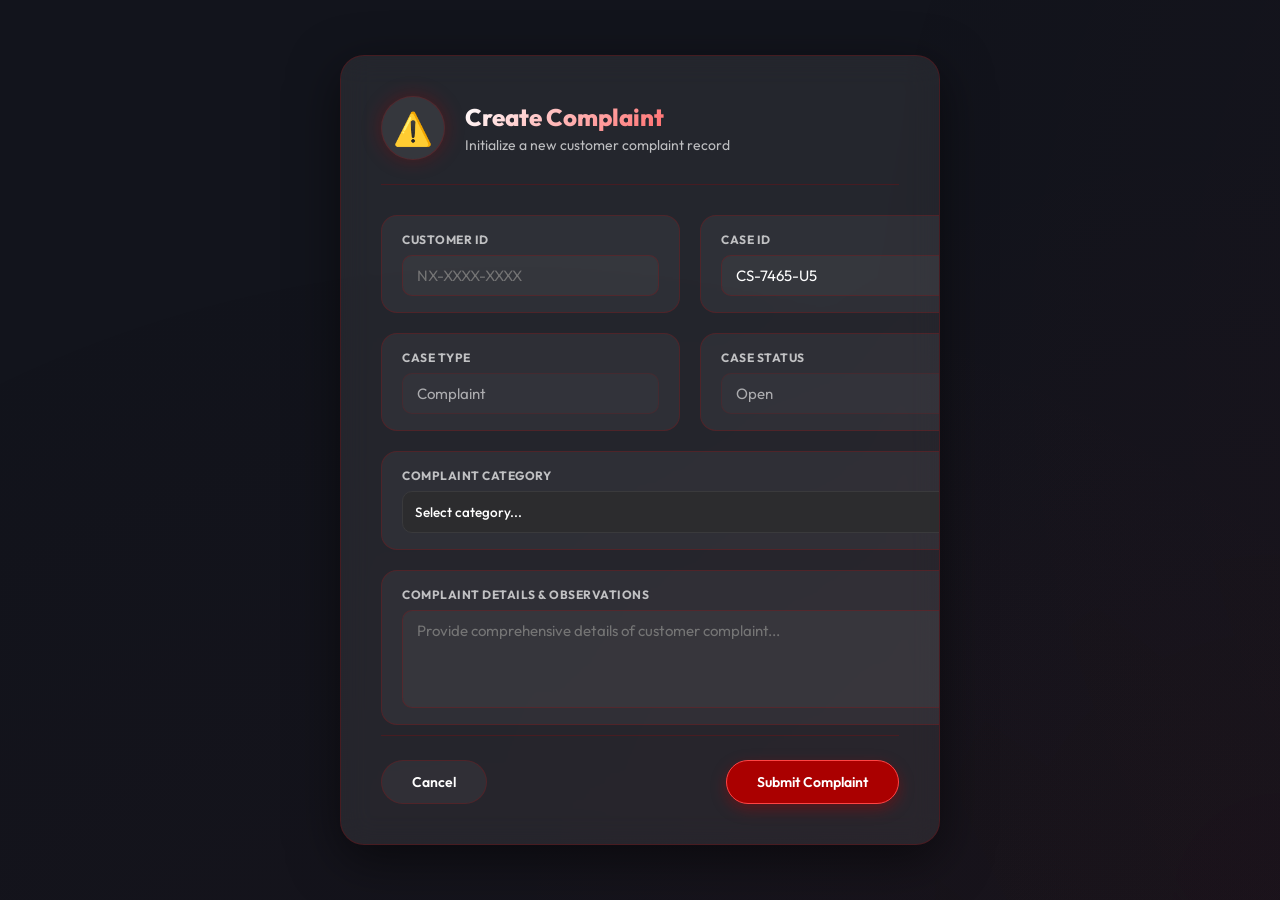
<file: modules/case/complaint-create.html>
<!DOCTYPE html>
<html lang="en">
<head>
  <script>
    (function () {
      const root = document.documentElement;
      fetch('http://localhost:3000/theme')
        .then(res => res.json())
        .then(data => {
          if (data.mode === 'light') {
            root.classList.add('light-mode');
            document.body && document.body.classList.add('light-mode');
          } else {
            root.classList.remove('light-mode');
            document.body && document.body.classList.remove('light-mode');
          }
          if (data.color === 'neon') {
            root.classList.add('theme-neon');
          } else {
            root.classList.remove('theme-neon');
          }
        })
        .catch(err => console.warn("Failed to fetch theme from DB on load:", err));
    })();
  </script>
  <meta charset="UTF-8">
  <meta name="viewport" content="width=device-width, initial-scale=1.0">
  <title>CUSTOMER360 · Create Complaint</title>
  <link rel="stylesheet" href="../../fonts/fonts.css" />
  <link rel="stylesheet" href="../../style.css" />
  <style>
    body {
      display: flex;
      align-items: center;
      justify-content: center;
      padding: 40px 20px;
      min-height: 100vh;
      background: var(--bg);
      color: var(--text);
      font-family: 'Outfit', sans-serif;
      margin: 0;
      position: relative;
    }

    body::before {
      content: '';
      position: fixed;
      inset: 0;
      background: radial-gradient(circle at 50% 50%, var(--aurora-1), transparent 50%),
                  radial-gradient(circle at 80% 20%, var(--aurora-2), transparent 50%),
                  radial-gradient(circle at 20% 80%, var(--aurora-3), transparent 50%);
      z-index: -1;
      pointer-events: none;
    }

    .create-card {
      width: 100%;
      max-width: 600px;
      padding: 40px;
      display: flex;
      flex-direction: column;
      gap: 30px;
      background: var(--glass2);
      border: 1px solid var(--border);
      border-radius: 24px;
      box-shadow: var(--shadow);
      position: relative;
      overflow: hidden;
      backdrop-filter: blur(15px);
      -webkit-backdrop-filter: blur(15px);
      animation: scaleUp 0.35s cubic-bezier(0.34, 1.56, 0.64, 1);
    }

    @keyframes scaleUp {
      from { transform: scale(0.92); opacity: 0; }
      to { transform: scale(1); opacity: 1; }
    }

    .form-header {
      display: flex;
      align-items: center;
      gap: 20px;
      border-bottom: 1px solid var(--border);
      padding-bottom: 24px;
    }

    .form-avatar {
      width: 64px;
      height: 64px;
      background: var(--glass2);
      border: 1px solid var(--border);
      border-radius: 50%;
      display: flex;
      align-items: center;
      justify-content: center;
      font-size: 32px;
      box-shadow: 0 0 20px var(--glow-shadow-medium);
    }

    .form-header-text h1 {
      font-size: 24px;
      font-weight: 800;
      margin: 0 0 4px 0;
      background: linear-gradient(135deg, #fff, var(--accent2));
      -webkit-background-clip: text;
      -webkit-text-fill-color: transparent;
    }

    .light-mode .form-header-text h1 {
      background: linear-gradient(135deg, var(--text), var(--accent2));
      -webkit-background-clip: text;
      -webkit-text-fill-color: transparent;
    }

    .form-header-text p {
      font-size: 14px;
      color: var(--muted);
      margin: 0;
    }

    .form-grid {
      display: grid;
      grid-template-columns: repeat(2, 1fr);
      gap: 20px;
    }

    .form-item {
      display: flex;
      flex-direction: column;
      gap: 8px;
      background: var(--glass);
      border: 1px solid var(--border);
      padding: 16px 20px;
      border-radius: 16px;
    }

    .form-item.full-width {
      grid-column: 1 / -1;
    }

    .form-label {
      font-size: 12px;
      font-weight: 700;
      color: var(--muted);
      text-transform: uppercase;
      letter-spacing: 0.5px;
    }

    .form-input {
      background: rgba(255, 255, 255, 0.03);
      border: 1px solid var(--border);
      color: var(--text);
      padding: 10px 14px;
      border-radius: 10px;
      font-family: inherit;
      font-size: 15px;
      outline: none;
      transition: all 0.3s ease;
    }

    .light-mode .form-input {
      background: rgba(0, 0, 0, 0.02);
    }

    .form-input:focus {
      border-color: var(--accent2);
      box-shadow: 0 0 8px var(--glow-shadow-medium);
      background: rgba(255, 255, 255, 0.06);
    }

    .form-input:disabled {
      opacity: 0.6;
      cursor: not-allowed;
    }

    .form-footer {
      display: flex;
      justify-content: space-between;
      gap: 15px;
      border-top: 1px solid var(--border);
      padding-top: 24px;
      margin-top: 10px;
    }

    .btn-secondary {
      background: var(--glass);
      border: 1px solid var(--border);
      color: var(--text);
      padding: 12px 30px;
      border-radius: 30px;
      font-family: inherit;
      font-size: 14px;
      font-weight: 600;
      cursor: pointer;
      transition: all 0.3s ease;
      text-align: center;
      text-decoration: none;
    }

    .btn-secondary:hover {
      background: var(--glass2);
      transform: translateY(-2px);
    }

    .btn-submit {
      background: var(--accent);
      border: 1px solid var(--accent2);
      color: #fff;
      padding: 12px 30px;
      border-radius: 30px;
      font-family: inherit;
      font-size: 14px;
      font-weight: 600;
      cursor: pointer;
      box-shadow: 0 5px 15px var(--glow-shadow);
      transition: all 0.3s ease;
    }

    .btn-submit:hover {
      transform: translateY(-2px);
      box-shadow: 0 8px 25px var(--glow-shadow-strong);
    }

    /* Toast Notification styles */
    .custom-toast {
      position: fixed;
      top: -100px;
      left: 50%;
      transform: translateX(-50%);
      background: var(--accent);
      border: 1px solid var(--accent2);
      color: #fff;
      padding: 14px 28px;
      border-radius: 30px;
      font-weight: 600;
      font-size: 15px;
      z-index: 10000;
      box-shadow: 0 10px 30px rgba(0, 0, 0, 0.4);
      transition: top 0.4s cubic-bezier(0.175, 0.885, 0.32, 1.275);
    }
    .custom-toast.show {
      top: 30px;
    }
  </style>
</head>
<body class="dark-mode">
  <div class="create-card">
    <div class="form-header">
      <div class="form-avatar">⚠️</div>
      <div class="form-header-text">
        <h1>Create Complaint</h1>
        <p>Initialize a new customer complaint record</p>
      </div>
    </div>

    <form id="complaint-form">
      <div class="form-grid">
        <div class="form-item">
          <label class="form-label" for="customer-id">Customer ID</label>
          <input type="text" class="form-input" id="customer-id" placeholder="NX-XXXX-XXXX" required>
        </div>
        <div class="form-item">
          <label class="form-label" for="case-id">Case ID</label>
          <input type="text" class="form-input" id="case-id" placeholder="CS-XXXX-XX" readonly>
        </div>
        <div class="form-item">
          <label class="form-label" for="case-type">Case Type</label>
          <input type="text" class="form-input" id="case-type" value="Complaint" disabled>
        </div>
        <div class="form-item">
          <label class="form-label" for="status">Case Status</label>
          <input type="text" class="form-input" id="status" value="Open" disabled>
        </div>
        <div class="form-item full-width">
          <label class="form-label" for="request-type">Complaint Category</label>
          <select class="form-input" id="request-type" required style="width: 100%; height: 42px;">
            <option value="" disabled selected>Select category...</option>
            <option value="Credit Card Billing Dispute">Credit Card Billing Dispute</option>
            <option value="Unauthorized Transaction ATM">Unauthorized Transaction ATM</option>
            <option value="Mobile App Payment Failure">Mobile App Payment Failure</option>
            <option value="Service Delay Complaint">Service Delay Complaint</option>
            <option value="Staff Conduct Issue">Staff Conduct Issue</option>
          </select>
        </div>
        <div class="form-item full-width">
          <label class="form-label" for="description">Complaint Details & Observations</label>
          <textarea class="form-input" id="description" rows="4" style="resize: none;" placeholder="Provide comprehensive details of customer complaint..."></textarea>
        </div>
      </div>

      <div class="form-footer">
        <button type="button" class="btn-secondary" onclick="window.close()">Cancel</button>
        <button type="submit" class="btn-submit">Submit Complaint</button>
      </div>
    </form>
  </div>

  <div id="toast" class="custom-toast">Complaint created successfully!</div>

  <script src="https://code.jquery.com/jquery-3.7.1.min.js"></script>
  <script>
    $(document).ready(function() {
      const urlParams = new URLSearchParams(window.location.search);
      let customerId = urlParams.get('customerId');
      if (!customerId && window.opener && window.opener.ParamsData && window.opener.ParamsData.getCustomerId) {
        customerId = window.opener.ParamsData.getCustomerId();
      }
      if (customerId) {
        $('#customer-id').val(customerId);
      }

      // Generate random Case ID e.g., CS-9402-A1
      const chars = 'ABCDEFGHIJKLMNOPQRSTUVWXYZ';
      const randomSuffix = chars.charAt(Math.floor(Math.random() * chars.length)) + Math.floor(1 + Math.random() * 9);
      const randomId = 'CS-' + Math.floor(1000 + Math.random() * 9000) + '-' + randomSuffix;
      $('#case-id').val(randomId);

      $('#complaint-form').on('submit', function(e) {
        e.preventDefault();
        
        const $toast = $('#toast');
        $toast.addClass('show');
        
        setTimeout(function() {
          $toast.removeClass('show');
          window.close();
        }, 1500);
      });
    });
  </script>
</body>
</html>
</file>
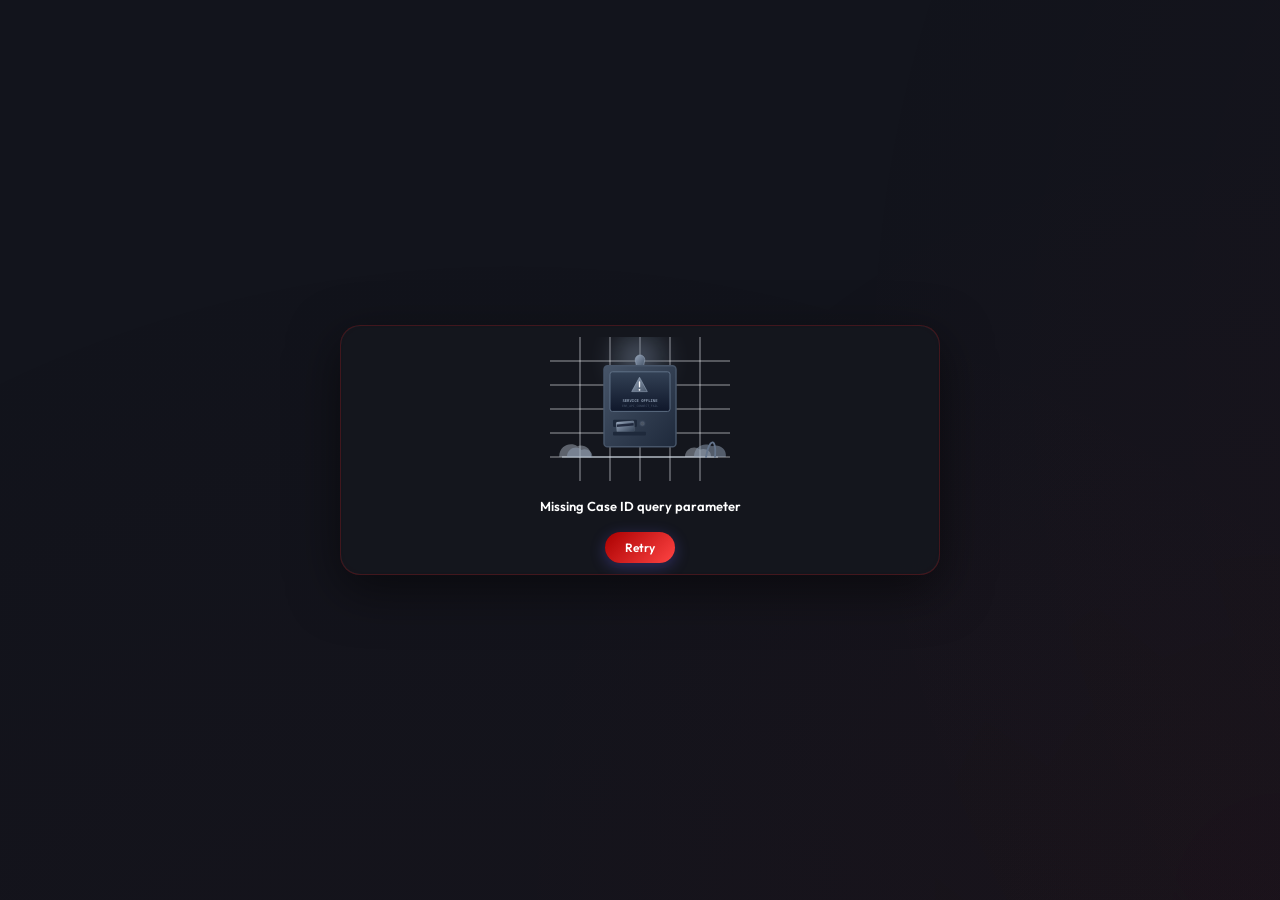
<file: modules/case/complaint-detail.html>
<!DOCTYPE html>
<html lang="en">

<head>
  <script>
    (function () {
      const root = document.documentElement;
      fetch('http://localhost:3000/theme')
        .then(res => res.json())
        .then(data => {
          if (data.mode === 'light') {
            root.classList.add('light-mode');
            document.body && document.body.classList.add('light-mode');
          } else {
            root.classList.remove('light-mode');
            document.body && document.body.classList.remove('light-mode');
          }
          if (data.color === 'neon') {
            root.classList.add('theme-neon');
          } else {
            root.classList.remove('theme-neon');
          }
        })
        .catch(err => console.warn("Failed to fetch theme from DB on load:", err));
    })();
  </script>
  <meta charset="UTF-8" />
  <meta name="viewport" content="width=device-width, initial-scale=1.0" />
  <title>Complaint Details · CUSTOMER360</title>
  <!-- Link relative stylesheets -->
  <link rel="stylesheet" href="../../fonts/fonts.css" />
  <link rel="stylesheet" href="../../style.css" />

  <style>
    /* Standalone overrides and additions */
    body {
      display: flex;
      align-items: center;
      justify-content: center;
      min-height: 100vh;
      padding: 20px;
      background: var(--bg);
      color: var(--text);
      font-family: 'Outfit', sans-serif;
      margin: 0;
      position: relative;
    }

    body::before {
      content: '';
      position: fixed;
      inset: 0;
      background: radial-gradient(circle at 50% 50%, var(--aurora-1), transparent 50%),
                  radial-gradient(circle at 80% 20%, var(--aurora-2), transparent 50%),
                  radial-gradient(circle at 20% 80%, var(--aurora-3), transparent 50%);
      z-index: -1;
      pointer-events: none;
    }

    .case-detail-container {
      width: 100%;
      max-width: 600px;
      animation: scaleUp 0.35s cubic-bezier(0.34, 1.56, 0.64, 1);
    }

    @keyframes scaleUp {
      from { transform: scale(0.92); opacity: 0; }
      to { transform: scale(1); opacity: 1; }
    }

    .detail-card {
      padding: 30px;
      border-radius: var(--radius);
      border: 1px solid var(--border);
      background: var(--glass);
      box-shadow: var(--shadow);
      backdrop-filter: blur(15px);
      -webkit-backdrop-filter: blur(15px);
      position: relative;
      overflow: hidden;
      min-height: 250px;
    }

    .detail-header {
      display: flex;
      align-items: center;
      justify-content: space-between;
      border-bottom: 1px solid var(--border);
      padding-bottom: 18px;
      margin-bottom: 25px;
    }

    .detail-title-group {
      display: flex;
      flex-direction: column;
    }

    .detail-title-group h1 {
      font-size: 22px;
      font-weight: 700;
      letter-spacing: 1px;
      margin: 0;
      text-transform: uppercase;
      color: var(--text);
    }

    .detail-title-group span {
      font-size: 13px;
      color: var(--muted);
      margin-top: 3px;
    }

    .close-btn {
      background: var(--glass);
      border: 1px solid var(--border);
      color: var(--text);
      border-radius: 8px;
      padding: 8px 16px;
      font-size: 12px;
      font-weight: 600;
      cursor: pointer;
      text-decoration: none;
      transition: background-color var(--transition), border-color var(--transition), transform 0.2s ease;
      font-family: inherit;
    }

    .close-btn:hover {
      background: var(--glass2);
      border-color: var(--accent);
      box-shadow: 0 0 8px var(--glow-shadow);
      transform: translateY(-1px);
    }

    .detail-hero-icon {
      width: 60px;
      height: 60px;
      border-radius: 50%;
      background: rgba(239, 68, 68, 0.1);
      border: 1px solid rgba(239, 68, 68, 0.25);
      box-shadow: 0 0 15px rgba(239, 68, 68, 0.15);
      display: flex;
      align-items: center;
      justify-content: center;
      font-size: 28px;
      margin: 0 auto 20px auto;
    }

    .detail-section-title {
      font-size: 12px;
      font-weight: 700;
      text-transform: uppercase;
      letter-spacing: 1px;
      color: var(--case-color-red, #ff5252);
      margin-bottom: 15px;
      border-left: 3px solid var(--case-color-red, #ff5252);
      padding-left: 8px;
    }

    .detail-grid {
      display: grid;
      grid-template-columns: 1fr 1fr;
      gap: 15px;
      margin-bottom: 25px;
    }

    @media (max-width: 480px) {
      .detail-grid {
        grid-template-columns: 1fr;
        gap: 12px;
      }
    }

    .detail-item {
      display: flex;
      flex-direction: column;
      gap: 4px;
      padding: 12px 16px;
      background: rgba(0, 0, 0, 0.2);
      border: 1px solid var(--border);
      border-radius: 8px;
    }

    :root.light-mode .detail-item {
      background: rgba(255, 255, 255, 0.7);
    }

    .detail-lbl {
      font-size: 10px;
      text-transform: uppercase;
      color: var(--muted);
      letter-spacing: 0.5px;
      font-weight: 600;
    }

    .detail-val {
      font-size: 13.5px;
      font-weight: 600;
      color: var(--text);
    }

    .detail-desc-box {
      padding: 15px;
      background: rgba(0, 0, 0, 0.2);
      border: 1px solid var(--border);
      border-radius: 8px;
      font-size: 13px;
      line-height: 1.6;
      color: var(--text);
      margin-top: 8px;
    }

    :root.light-mode .detail-desc-box {
      background: rgba(255, 255, 255, 0.7);
    }

    /* Badges styles */
    .case-badge {
      display: inline-flex;
      align-items: center;
      padding: 2px 8px;
      border-radius: 4px;
      font-size: 11px;
      font-weight: 600;
      text-transform: uppercase;
      letter-spacing: 0.5px;
      border: 1px solid transparent;
      width: fit-content;
    }

    /* Color definitions */
    :root {
      --case-color-red: #ff5252;
      --case-color-blue: #40a9ff;
      --case-color-orange: #ff9f43;
      --case-color-green: #2ed573;
      --case-color-grey: #a4b0be;
    }
    :root.light-mode {
      --case-color-red: #d32f2f;
      --case-color-blue: #1890ff;
      --case-color-orange: #d35400;
      --case-color-green: #27ae60;
      --case-color-grey: #7f8c8d;
    }

    .case-badge.badge-type-complaint {
      border-color: var(--case-color-red);
      color: var(--case-color-red);
      background: rgba(255, 82, 82, 0.08);
    }
    .case-badge.badge-type-request {
      border-color: var(--case-color-blue);
      color: var(--case-color-blue);
      background: rgba(64, 169, 255, 0.08);
    }
    .case-badge.badge-status-open {
      border-color: var(--case-color-orange);
      color: var(--case-color-orange);
      background: rgba(255, 159, 67, 0.08);
    }
    .case-badge.badge-status-inprogress {
      border-color: var(--case-color-blue);
      color: var(--case-color-blue);
      background: rgba(64, 169, 255, 0.08);
    }
    .case-badge.badge-status-resolved {
      border-color: var(--case-color-green);
      color: var(--case-color-green);
      background: rgba(46, 213, 115, 0.08);
    }
    .case-badge.badge-status-closed {
      border-color: var(--case-color-grey);
      color: var(--case-color-grey);
      background: rgba(164, 176, 190, 0.08);
    }
    .case-badge.badge-status-rejected {
      border-color: var(--case-color-red);
      color: var(--case-color-red);
      background: rgba(255, 82, 82, 0.08);
    }
  </style>
</head>

<body>
  <div class="case-detail-container">
    <div class="detail-card">
      <!-- Loading & Error overlays will be handled by UIRenderer inside this card -->

      <div class="detail-content" style="display: none;">
        <div class="detail-header">
          <div class="detail-title-group">
            <h1 id="detail-case-id">-</h1>
            <span>Detailed Complaint Log</span>
          </div>
          <button onclick="closeOrBack()" class="close-btn">Close View</button>
        </div>

        <div class="detail-hero-icon">🚨</div>

        <div class="detail-section-title">Complaint Metadata</div>
        <div class="detail-grid">
          <div class="detail-item">
            <span class="detail-lbl">Case Type</span>
            <span class="detail-val" id="detail-case-type">-</span>
          </div>
          <div class="detail-item">
            <span class="detail-lbl">Request Type</span>
            <span class="detail-val" id="detail-request-type">-</span>
          </div>
          <div class="detail-item">
            <span class="detail-lbl">Current Status</span>
            <span class="detail-val" id="detail-status">-</span>
          </div>
          <div class="detail-item">
            <span class="detail-lbl">Created Date</span>
            <span class="detail-val" id="detail-created-date">-</span>
          </div>
        </div>

        <div class="detail-section-title">Investigation Summary</div>
        <div class="detail-desc-box" id="detail-desc">
          Investigation details loading...
        </div>
      </div>

    </div>
  </div>

  <!-- Scripts -->
  <script src="https://code.jquery.com/jquery-3.7.1.min.js"></script>
  <script src="../../config.js"></script>
  <script src="../../api-service.js"></script>
  <script src="../../ui-renderer.js"></script>

  <script>
    // Navigation close/back helper
    function closeOrBack() {
      // Try closing the window/tab if opened in target="_blank"
      window.close();
      // If window didn't close (some browsers block script closing unless opened via script), redirect to dashboard
      setTimeout(() => {
        window.location.href = "../../index.html";
      }, 100);
    }

    // Generate descriptive mock summaries dynamically based on Request Type
    function getMockDescription(type, requestType, status) {
      const descriptions = {
        "Credit Card Billing Dispute": "Client reported an unauthorized charge on their platinum credit card. The dispute is currently being reviewed by the merchant chargeback department. Interim credit has been requested.",
        "Account Reactivation": "Request for reactivation of inactive savings account. Client submitted identity verification documents and signed reactivation request form. Pending operations team verification.",
        "Home Loan Document Copy": "Client requested physical copies of the primary home loan agreement, title deed certificates, and amortization schedule for audit purposes.",
        "Unauthorized Transaction ATM": "Complaint filed regarding an ATM withdrawal attempt where cash was not dispensed but amount was debited from account. CCTV footage and transaction logs are being analyzed.",
        "Interest Rate Revision": "Request for interest rate discount revision based on relationship value and long tenure. Approved and closed with revised 4.2% rate applied.",
        "Mobile App Payment Failure": "Complaint regarding failed UPI transaction on mobile application. Found network timeout at beneficiary bank. Refund was processed and verified.",
        "Credit Limit Enhancement": "Request to increase Credit Card limit to $50,000. Underwriting evaluation is currently analyzing risk profile and average account balances.",
        "Delayed Wire Transfer": "Client reported an outbound international wire transfer that did not reach the beneficiary within 48 hours. Resolved: delayed due to intermediary bank compliance checks.",
        "Auto Debit Setup": "Request to setup automatic monthly standing instruction for monthly investment. Configured and active starting next billing cycle.",
        "Address Update Request": "Request to update residential address to 725 5th Ave. Utility bill verified. Address record updated successfully.",
        "Double Debit Charges": "Complaint regarding transaction amount debited twice at a point-of-sale terminal. Confirmed merchant settlement error. Duplicate amount reversed.",
        "Branch Staff Behavior": "Complaint regarding service delay and staff behavior at local New York branch. Logged and forwarded to Branch Operations Manager for review and internal training action."
      };
      return descriptions[requestType] || `This ${type.toLowerCase()} regarding '${requestType}' is currently ${status.toLowerCase()} and assigned to the primary relationship support team. Detailed review logs are being processed.`;
    }

    // Fetch Details based on Query Parameter
    function loadCaseDetails() {
      const urlParams = new URLSearchParams(window.location.search);
      const caseId = urlParams.get('id');

      if (!caseId) {
        UIRenderer.showError('.detail-card', 'Missing Case ID query parameter', function () {
          closeOrBack();
        });
        return;
      }

      UIRenderer.showLoader('.detail-card');
      $('.detail-content').hide();

      const endpoint = window.API_CONFIG && window.API_CONFIG.ENDPOINTS && window.API_CONFIG.ENDPOINTS.CASES;
      ApiService.get(
        endpoint,
        function (response) {
          UIRenderer.hideLoader('.detail-card');
          
          let dataList = null;
          if (response && response.data) {
            dataList = response.data;
          } else if (Array.isArray(response)) {
            dataList = response;
          }

          const item = (dataList || []).find(c => c.caseId === caseId);
          
          if (!item) {
            UIRenderer.showError('.detail-card', `Case not found: ${caseId}`, function () {
              closeOrBack();
            });
            return;
          }
          
          // Populate details
          $('#detail-case-id').text(item.caseId);
          
          // Type Badge
          const caseType = item.caseType || 'Complaint';
          const typeClass = caseType.toLowerCase() === 'complaint' ? 'badge-type-complaint' : 'badge-type-request';
          $('#detail-case-type').html(`<span class="case-badge ${typeClass}">${caseType}</span>`);
          
          // Request Type
          $('#detail-request-type').text(item.requestType || '');
          
          // Status Badge
          let statusClass = 'badge-status-closed';
          const statusText = item.status || 'Unknown';
          const statusLower = statusText.toLowerCase();
          if (statusLower === 'open') statusClass = 'badge-status-open';
          else if (statusLower === 'in progress') statusClass = 'badge-status-inprogress';
          else if (statusLower === 'resolved') statusClass = 'badge-status-resolved';
          else if (statusLower === 'rejected') statusClass = 'badge-status-rejected';
          $('#detail-status').html(`<span class="case-badge ${statusClass}">${statusText}</span>`);
          
          // Created Date
          $('#detail-created-date').text(item.createdDate);
          
          // Description Box
          const desc = getMockDescription(item.caseType, item.requestType, item.status);
          $('#detail-desc').text(desc);

          // Show Content
          $('.detail-content').fadeIn(300);
        },
        function (errorMsg) {
          UIRenderer.hideLoader('.detail-card');
          UIRenderer.showError('.detail-card', 'Failed to retrieve case details: ' + errorMsg, function () {
            loadCaseDetails();
          });
        }
      );
    }

    $(document).ready(function () {
      loadCaseDetails();
    });
  </script>
</body>

</html>
</file>
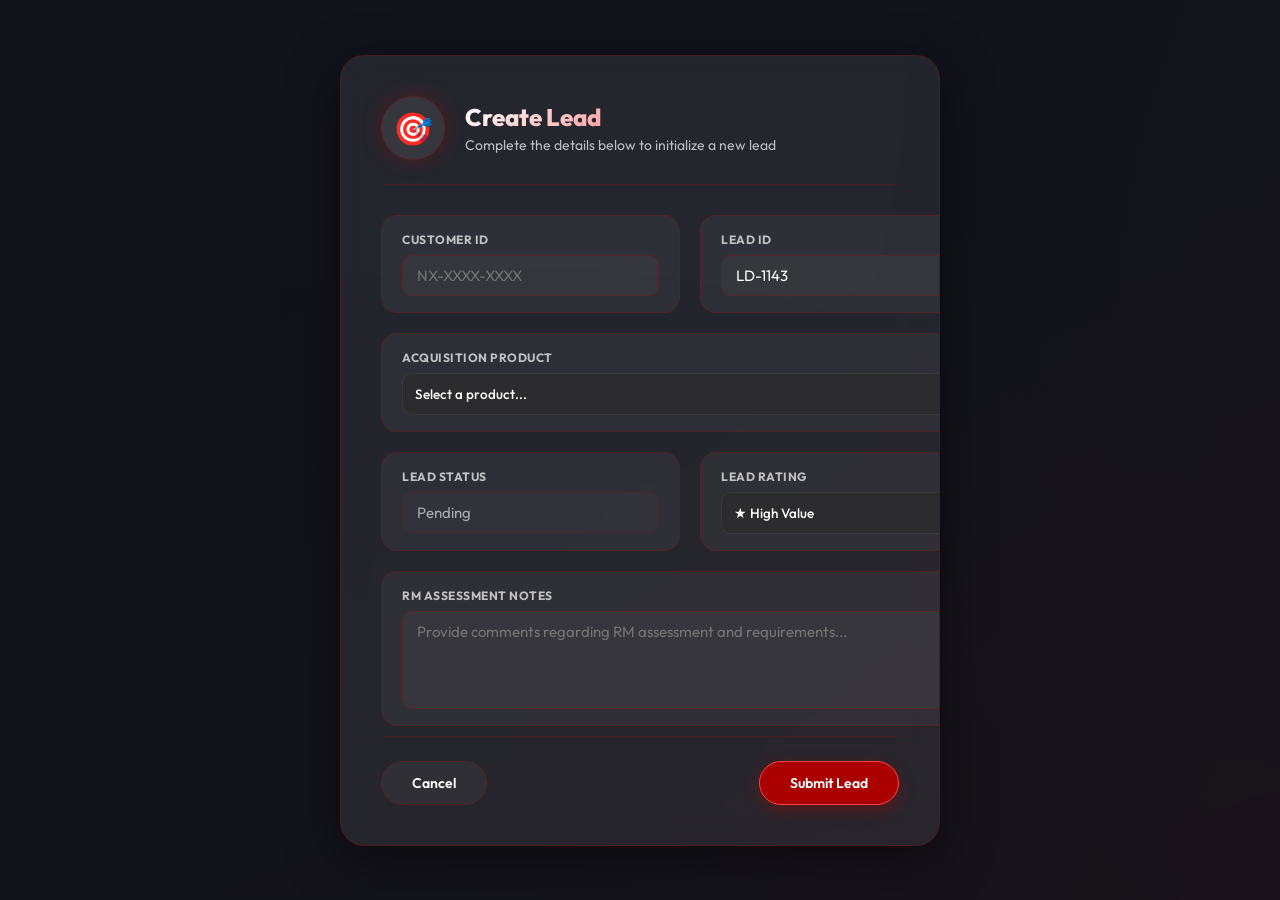
<file: modules/lead/lead-create.html>
<!DOCTYPE html>
<html lang="en">
<head>
  <script>
    (function () {
      const root = document.documentElement;
      fetch('http://localhost:3000/theme')
        .then(res => res.json())
        .then(data => {
          if (data.mode === 'light') {
            root.classList.add('light-mode');
            document.body && document.body.classList.add('light-mode');
          } else {
            root.classList.remove('light-mode');
            document.body && document.body.classList.remove('light-mode');
          }
          if (data.color === 'neon') {
            root.classList.add('theme-neon');
          } else {
            root.classList.remove('theme-neon');
          }
        })
        .catch(err => console.warn("Failed to fetch theme from DB on load:", err));
    })();
  </script>
  <meta charset="UTF-8">
  <meta name="viewport" content="width=device-width, initial-scale=1.0">
  <title>CUSTOMER360 · Create Lead</title>
  <link rel="stylesheet" href="../../fonts/fonts.css" />
  <link rel="stylesheet" href="../../style.css" />
  <style>
    body {
      display: flex;
      align-items: center;
      justify-content: center;
      padding: 40px 20px;
      min-height: 100vh;
      background: var(--bg);
      color: var(--text);
      font-family: 'Outfit', sans-serif;
      margin: 0;
      position: relative;
    }

    body::before {
      content: '';
      position: fixed;
      inset: 0;
      background: radial-gradient(circle at 50% 50%, var(--aurora-1), transparent 50%),
                  radial-gradient(circle at 80% 20%, var(--aurora-2), transparent 50%),
                  radial-gradient(circle at 20% 80%, var(--aurora-3), transparent 50%);
      z-index: -1;
      pointer-events: none;
    }

    .create-card {
      width: 100%;
      max-width: 600px;
      padding: 40px;
      display: flex;
      flex-direction: column;
      gap: 30px;
      background: var(--glass2);
      border: 1px solid var(--border);
      border-radius: 24px;
      box-shadow: var(--shadow);
      position: relative;
      overflow: hidden;
      backdrop-filter: blur(15px);
      -webkit-backdrop-filter: blur(15px);
      animation: scaleUp 0.35s cubic-bezier(0.34, 1.56, 0.64, 1);
    }

    @keyframes scaleUp {
      from { transform: scale(0.92); opacity: 0; }
      to { transform: scale(1); opacity: 1; }
    }

    .form-header {
      display: flex;
      align-items: center;
      gap: 20px;
      border-bottom: 1px solid var(--border);
      padding-bottom: 24px;
    }

    .form-avatar {
      width: 64px;
      height: 64px;
      background: var(--glass2);
      border: 1px solid var(--border);
      border-radius: 50%;
      display: flex;
      align-items: center;
      justify-content: center;
      font-size: 32px;
      box-shadow: 0 0 20px var(--glow-shadow-medium);
    }

    .form-header-text h1 {
      font-size: 24px;
      font-weight: 800;
      margin: 0 0 4px 0;
      background: linear-gradient(135deg, #fff, var(--accent2));
      -webkit-background-clip: text;
      -webkit-text-fill-color: transparent;
    }

    .light-mode .form-header-text h1 {
      background: linear-gradient(135deg, var(--text), var(--accent2));
      -webkit-background-clip: text;
      -webkit-text-fill-color: transparent;
    }

    .form-header-text p {
      font-size: 14px;
      color: var(--muted);
      margin: 0;
    }

    .form-grid {
      display: grid;
      grid-template-columns: repeat(2, 1fr);
      gap: 20px;
    }

    .form-item {
      display: flex;
      flex-direction: column;
      gap: 8px;
      background: var(--glass);
      border: 1px solid var(--border);
      padding: 16px 20px;
      border-radius: 16px;
    }

    .form-item.full-width {
      grid-column: 1 / -1;
    }

    .form-label {
      font-size: 12px;
      font-weight: 700;
      color: var(--muted);
      text-transform: uppercase;
      letter-spacing: 0.5px;
    }

    .form-input {
      background: rgba(255, 255, 255, 0.03);
      border: 1px solid var(--border);
      color: var(--text);
      padding: 10px 14px;
      border-radius: 10px;
      font-family: inherit;
      font-size: 15px;
      outline: none;
      transition: all 0.3s ease;
    }

    .light-mode .form-input {
      background: rgba(0, 0, 0, 0.02);
    }

    .form-input:focus {
      border-color: var(--accent2);
      box-shadow: 0 0 8px var(--glow-shadow-medium);
      background: rgba(255, 255, 255, 0.06);
    }

    .form-input:disabled {
      opacity: 0.6;
      cursor: not-allowed;
    }

    .form-footer {
      display: flex;
      justify-content: space-between;
      gap: 15px;
      border-top: 1px solid var(--border);
      padding-top: 24px;
      margin-top: 10px;
    }

    .btn-secondary {
      background: var(--glass);
      border: 1px solid var(--border);
      color: var(--text);
      padding: 12px 30px;
      border-radius: 30px;
      font-family: inherit;
      font-size: 14px;
      font-weight: 600;
      cursor: pointer;
      transition: all 0.3s ease;
      text-align: center;
      text-decoration: none;
    }

    .btn-secondary:hover {
      background: var(--glass2);
      transform: translateY(-2px);
    }

    .btn-submit {
      background: var(--accent);
      border: 1px solid var(--accent2);
      color: #fff;
      padding: 12px 30px;
      border-radius: 30px;
      font-family: inherit;
      font-size: 14px;
      font-weight: 600;
      cursor: pointer;
      box-shadow: 0 5px 15px var(--glow-shadow);
      transition: all 0.3s ease;
    }

    .btn-submit:hover {
      transform: translateY(-2px);
      box-shadow: 0 8px 25px var(--glow-shadow-strong);
    }

    /* Toast Notification styles */
    .custom-toast {
      position: fixed;
      top: -100px;
      left: 50%;
      transform: translateX(-50%);
      background: var(--accent);
      border: 1px solid var(--accent2);
      color: #fff;
      padding: 14px 28px;
      border-radius: 30px;
      font-weight: 600;
      font-size: 15px;
      z-index: 10000;
      box-shadow: 0 10px 30px rgba(0, 0, 0, 0.4);
      transition: top 0.4s cubic-bezier(0.175, 0.885, 0.32, 1.275);
    }
    .custom-toast.show {
      top: 30px;
    }
  </style>
</head>
<body class="dark-mode">
  <div class="create-card">
    <div class="form-header">
      <div class="form-avatar">🎯</div>
      <div class="form-header-text">
        <h1>Create Lead</h1>
        <p>Complete the details below to initialize a new lead</p>
      </div>
    </div>

    <form id="lead-form">
      <div class="form-grid">
        <div class="form-item">
          <label class="form-label" for="customer-id">Customer ID</label>
          <input type="text" class="form-input" id="customer-id" placeholder="NX-XXXX-XXXX" required>
        </div>
        <div class="form-item">
          <label class="form-label" for="lead-id">Lead ID</label>
          <input type="text" class="form-input" id="lead-id" placeholder="LD-XXXX" readonly>
        </div>
        <div class="form-item full-width">
          <label class="form-label" for="product">Acquisition Product</label>
          <select class="form-input" id="product" required style="width: 100%; height: 42px;">
            <option value="" disabled selected>Select a product...</option>
            <option value="Premium Platinum Savings Account">Premium Platinum Savings Account</option>
            <option value="Elite Private Wealth Management">Elite Private Wealth Management</option>
            <option value="Home Loan Refinancing">Home Loan Refinancing</option>
            <option value="Commercial Business Credit Line">Commercial Business Credit Line</option>
            <option value="Global Trade Finance Facility">Global Trade Finance Facility</option>
          </select>
        </div>
        <div class="form-item">
          <label class="form-label" for="status">Lead Status</label>
          <input type="text" class="form-input" id="status" value="Pending" disabled>
        </div>
        <div class="form-item">
          <label class="form-label" for="rating">Lead Rating</label>
          <select class="form-input" id="rating" style="width: 100%; height: 42px;">
            <option value="★ High Value" selected>★ High Value</option>
            <option value="★ Medium Value">★ Medium Value</option>
            <option value="★ General">★ General</option>
          </select>
        </div>
        <div class="form-item full-width">
          <label class="form-label" for="notes">RM Assessment Notes</label>
          <textarea class="form-input" id="notes" rows="4" style="resize: none;" placeholder="Provide comments regarding RM assessment and requirements..."></textarea>
        </div>
      </div>

      <div class="form-footer">
        <button type="button" class="btn-secondary" onclick="window.close()">Cancel</button>
        <button type="submit" class="btn-submit">Submit Lead</button>
      </div>
    </form>
  </div>

  <div id="toast" class="custom-toast">Lead created successfully!</div>

  <script src="https://code.jquery.com/jquery-3.7.1.min.js"></script>
  <script>
    // Prefill Customer ID and Generate random Lead ID
    $(document).ready(function() {
      const urlParams = new URLSearchParams(window.location.search);
      let customerId = urlParams.get('customerId');
      if (!customerId && window.opener && window.opener.ParamsData && window.opener.ParamsData.getCustomerId) {
        customerId = window.opener.ParamsData.getCustomerId();
      }
      if (customerId) {
        $('#customer-id').val(customerId);
      }

      // Generate random Lead ID e.g., LD-3829
      const randomId = 'LD-' + Math.floor(1000 + Math.random() * 9000);
      $('#lead-id').val(randomId);

      $('#lead-form').on('submit', function(e) {
        e.preventDefault();
        
        // Show success toast
        const $toast = $('#toast');
        $toast.addClass('show');
        
        setTimeout(function() {
          $toast.removeClass('show');
          window.close();
        }, 1500);
      });
    });
  </script>
</body>
</html>
</file>
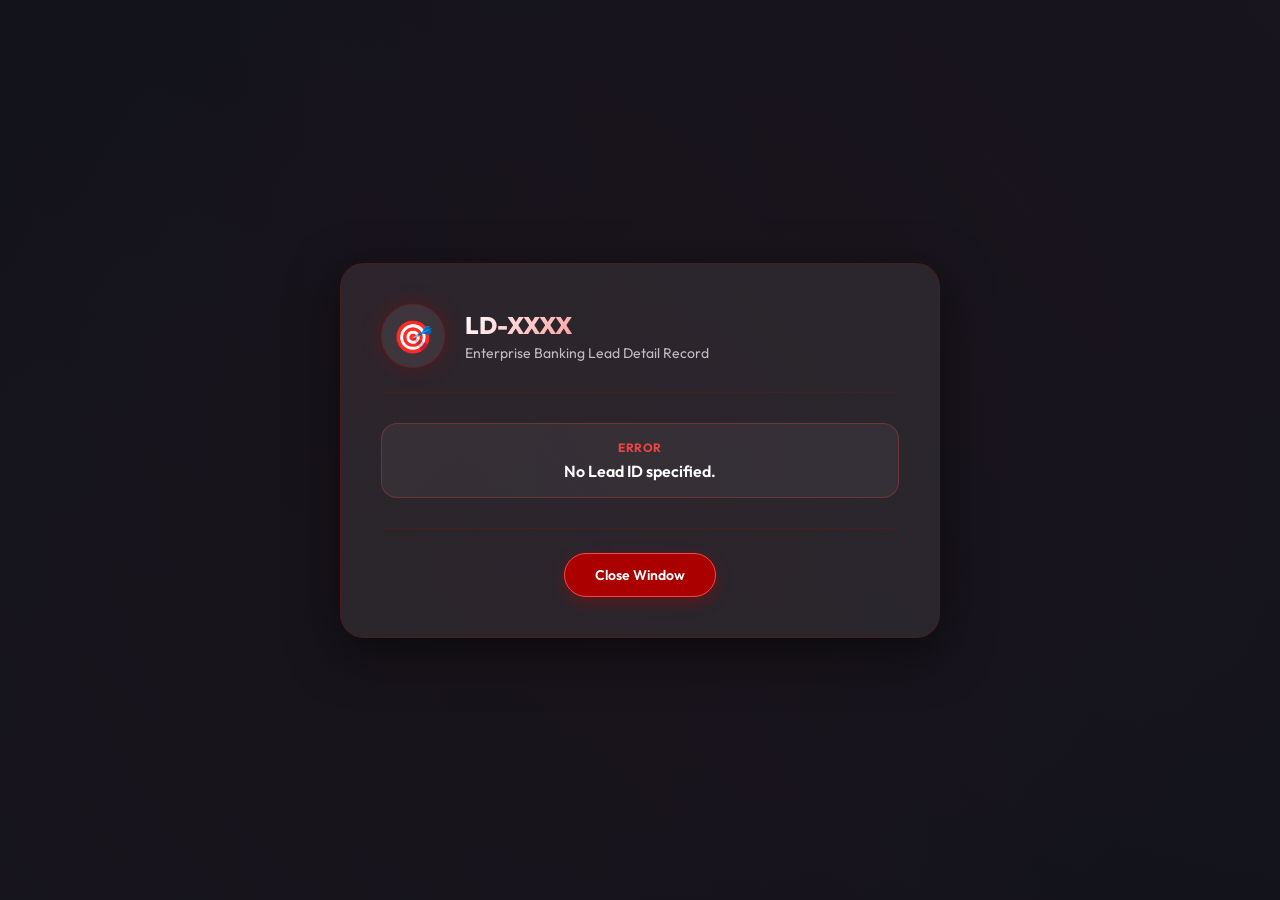
<file: modules/lead/lead-detail.html>
<!DOCTYPE html>
<html lang="en">
<head>
  <meta charset="UTF-8">
  <meta name="viewport" content="width=device-width, initial-scale=1.0">
  <title>CUSTOMER360 · Lead Detail Viewer</title>
  <link rel="stylesheet" href="../../fonts/fonts.css" />
  <link rel="stylesheet" href="../../style.css" />
  <style>
    body {
      display: flex;
      align-items: center;
      justify-content: center;
      padding: 40px 20px;
      min-height: 100vh;
    }

    .lead-detail-card {
      width: 100%;
      max-width: 600px;
      padding: 40px;
      display: flex;
      flex-direction: column;
      gap: 30px;
      background: var(--glass2);
      border: 1px solid var(--border);
      border-radius: 24px;
      box-shadow: var(--shadow);
      position: relative;
      overflow: hidden;
    }

    .lead-detail-card::before {
      content: '';
      position: absolute;
      top: -20%;
      left: -20%;
      width: 140%;
      height: 140%;
      background: radial-gradient(circle at 10% 20%, var(--aurora-1), transparent 40%);
      z-index: -1;
      pointer-events: none;
    }

    .ld-header {
      display: flex;
      align-items: center;
      gap: 20px;
      border-bottom: 1px solid var(--border);
      padding-bottom: 24px;
    }

    .ld-avatar {
      width: 64px;
      height: 64px;
      background: var(--glass2);
      border: 1px solid var(--border);
      border-radius: 50%;
      display: flex;
      align-items: center;
      justify-content: center;
      font-size: 32px;
      box-shadow: 0 0 20px var(--glow-shadow-medium);
    }

    .ld-header-text h1 {
      font-size: 24px;
      font-weight: 800;
      margin: 0 0 4px 0;
      background: linear-gradient(135deg, #fff, var(--accent2));
      -webkit-background-clip: text;
      -webkit-text-fill-color: transparent;
    }

    .light-mode .ld-header-text h1 {
      background: linear-gradient(135deg, var(--text), var(--accent2));
      -webkit-background-clip: text;
      -webkit-text-fill-color: transparent;
    }

    .ld-header-text p {
      font-size: 14px;
      color: var(--muted);
      margin: 0;
    }

    .ld-grid {
      display: grid;
      grid-template-columns: repeat(2, 1fr);
      gap: 20px;
    }

    .ld-item {
      display: flex;
      flex-direction: column;
      gap: 6px;
      background: var(--glass);
      border: 1px solid var(--border);
      padding: 16px 20px;
      border-radius: 16px;
    }

    .ld-item.full-width {
      grid-column: 1 / -1;
    }

    .ld-label {
      font-size: 12px;
      font-weight: 700;
      color: var(--muted);
      text-transform: uppercase;
      letter-spacing: 0.5px;
    }

    .ld-value {
      font-size: 16px;
      font-weight: 600;
      color: var(--text);
    }

    .ld-status-badge {
      display: inline-flex;
      align-items: center;
      justify-content: center;
      font-size: 12px;
      font-weight: 700;
      text-transform: uppercase;
      letter-spacing: 0.5px;
      padding: 6px 14px;
      border-radius: 20px;
      align-self: flex-start;
    }

    .ld-status-badge.approved {
      background: rgba(16, 185, 129, 0.12);
      color: #10b981;
      border: 1px solid rgba(16, 185, 129, 0.25);
    }

    .ld-status-badge.pending {
      background: rgba(245, 158, 11, 0.12);
      color: #f59e0b;
      border: 1px solid rgba(245, 158, 11, 0.25);
    }

    .ld-status-badge.in-progress {
      background: rgba(59, 130, 246, 0.12);
      color: #3b82f6;
      border: 1px solid rgba(59, 130, 246, 0.25);
    }

    .ld-status-badge.rejected {
      background: rgba(239, 68, 68, 0.12);
      color: #ef4444;
      border: 1px solid rgba(239, 68, 68, 0.25);
    }

    .ld-footer {
      display: flex;
      justify-content: center;
      border-top: 1px solid var(--border);
      padding-top: 24px;
    }

    .ld-close-btn {
      background: var(--accent);
      border: 1px solid var(--accent2);
      color: #fff;
      padding: 12px 30px;
      border-radius: 30px;
      font-family: inherit;
      font-size: 14px;
      font-weight: 600;
      cursor: pointer;
      box-shadow: 0 5px 15px var(--glow-shadow);
      transition: all 0.3s ease;
    }

    .ld-close-btn:hover {
      transform: translateY(-2px);
      box-shadow: 0 8px 25px var(--glow-shadow-strong);
    }
  </style>
</head>
<body class="dark-mode">
  <div class="lead-detail-card">
    <div class="ld-header">
      <div class="ld-avatar">🎯</div>
      <div class="ld-header-text">
        <h1 id="lead-id-title">LD-XXXX</h1>
        <p>Enterprise Banking Lead Detail Record</p>
      </div>
    </div>

    <div class="ld-grid">
      <div class="ld-item">
        <span class="ld-label">Lead Identification</span>
        <span class="ld-value" id="lead-id-val">-</span>
      </div>
      <div class="ld-item">
        <span class="ld-label">Status Check</span>
        <span class="ld-status-badge pending" id="lead-status-val">-</span>
      </div>
      <div class="ld-item full-width">
        <span class="ld-label">Acquisition Product</span>
        <span class="ld-value" id="lead-product-val">-</span>
      </div>
      <div class="ld-item">
        <span class="ld-label">Date Initiated</span>
        <span class="ld-value" id="lead-date-val">-</span>
      </div>
      <div class="ld-item">
        <span class="ld-label">Lead Rating</span>
        <span class="ld-value">★ High Value</span>
      </div>
      <div class="ld-item full-width">
        <span class="ld-label">Relationship Manager Assessment</span>
        <span class="ld-value" style="font-weight: normal; font-size: 14px; color: var(--muted); line-height: 1.5;">
          This client expresses strong interest in our premium banking lines. Follow up is recommended within 24 business hours to complete documentation and credit assessment schedules.
        </span>
      </div>
    </div>

    <div class="ld-footer">
      <button class="ld-close-btn" onclick="window.close()">Close Window</button>
    </div>
  </div>

  <!-- Scripts -->
  <script src="https://code.jquery.com/jquery-3.7.1.min.js"></script>
  <script src="../../config.js"></script>
  <script src="../../api-service.js"></script>
  <script>
    // Adjust colors on theme load from DB
    const root = document.documentElement;
    fetch('http://localhost:3000/theme')
      .then(res => res.json())
      .then(data => {
        if (data.mode === 'light') {
          root.classList.add('light-mode');
          document.body.className = 'light-mode';
        } else {
          root.classList.remove('light-mode');
          document.body.className = 'dark-mode';
        }
        if (data.color === 'neon') {
          root.classList.add('theme-neon');
        } else {
          root.classList.remove('theme-neon');
        }
      })
      .catch(err => console.warn("Failed to fetch theme from DB on load:", err));

    // Get Lead ID from query parameter
    const urlParams = new URLSearchParams(window.location.search);
    const leadId = urlParams.get('id');

    if (leadId) {
      // Fetch data
      const endpoint = window.API_CONFIG && window.API_CONFIG.ENDPOINTS && window.API_CONFIG.ENDPOINTS.LEADS;
      
      if (window.ApiService) {
        window.ApiService.get(
          endpoint,
          function(response) {
            const dataList = response.data || response;
            const lead = dataList.find(l => l.leadId === leadId);
            if (lead) {
              populateLead(lead);
            } else {
              showError("Lead record not found in database.");
            }
          },
          function(errorMsg) {
            showError("Failed to fetch lead details from the API server: " + errorMsg);
          }
        );
      } else {
        // Fallback if ApiService is not available
        const dbUrl = `${(window.API_CONFIG && window.API_CONFIG.BASE_URL) || 'http://localhost:3000'}${endpoint}`;
        $.getJSON(dbUrl)
          .done(function(response) {
            const dataList = response.data || response;
            const lead = dataList.find(l => l.leadId === leadId);
            if (lead) {
              populateLead(lead);
            } else {
              showError("Lead record not found in database.");
            }
          })
          .fail(function(xhr, status, error) {
            showError("Failed to fetch lead details from the API server.");
          });
      }
    } else {
      showError("No Lead ID specified.");
    }

    function populateLead(lead) {
      $('#lead-id-title').text(lead.leadId);
      $('#lead-id-val').text(lead.leadId);
      $('#lead-product-val').text(lead.product);
      $('#lead-date-val').text(lead.createdDate);
      
      const $status = $('#lead-status-val');
      const statusVal = lead.status || 'Unknown';
      $status.text(statusVal);
      $status.removeClass('approved pending in-progress rejected')
             .addClass(statusVal.toLowerCase().replace(/\s+/g, '-'));
    }

    function showError(msg) {
      $('.ld-grid').html(`
        <div class="ld-item full-width" style="text-align: center; border-color: rgba(239,68,68,0.3);">
          <span class="ld-label" style="color:#ef4444;">Error</span>
          <span class="ld-value">${msg}</span>
        </div>
      `);
    }
  </script>
</body>
</html>
</file>
<file: fonts/fonts.css>
@font-face {
  font-family: 'JetBrains Mono';
  font-style: normal;
  font-weight: 300;
  font-display: swap;
  src: url('jetbrains-mono-300.ttf') format('truetype');
}
@font-face {
  font-family: 'JetBrains Mono';
  font-style: normal;
  font-weight: 400;
  font-display: swap;
  src: url('jetbrains-mono-400.ttf') format('truetype');
}
@font-face {
  font-family: 'JetBrains Mono';
  font-style: normal;
  font-weight: 500;
  font-display: swap;
  src: url('jetbrains-mono-500.ttf') format('truetype');
}
@font-face {
  font-family: 'Outfit';
  font-style: normal;
  font-weight: 200;
  font-display: swap;
  src: url('outfit-200.ttf') format('truetype');
}
@font-face {
  font-family: 'Outfit';
  font-style: normal;
  font-weight: 300;
  font-display: swap;
  src: url('outfit-300.ttf') format('truetype');
}
@font-face {
  font-family: 'Outfit';
  font-style: normal;
  font-weight: 400;
  font-display: swap;
  src: url('outfit-400.ttf') format('truetype');
}
@font-face {
  font-family: 'Outfit';
  font-style: normal;
  font-weight: 500;
  font-display: swap;
  src: url('outfit-500.ttf') format('truetype');
}
@font-face {
  font-family: 'Outfit';
  font-style: normal;
  font-weight: 600;
  font-display: swap;
  src: url('outfit-600.ttf') format('truetype');
}
@font-face {
  font-family: 'Outfit';
  font-style: normal;
  font-weight: 700;
  font-display: swap;
  src: url('outfit-700.ttf') format('truetype');
}
@font-face {
  font-family: 'Outfit';
  font-style: normal;
  font-weight: 800;
  font-display: swap;
  src: url('outfit-800.ttf') format('truetype');
}
@font-face {
  font-family: 'Outfit';
  font-style: normal;
  font-weight: 900;
  font-display: swap;
  src: url('outfit-900.ttf') format('truetype');
}
</file>
<file: style.css>
*,
*::before,
*::after {
  box-sizing: border-box;
  margin: 0;
  padding: 0;
  -webkit-font-smoothing: antialiased;
  -moz-osx-font-smoothing: grayscale;
}

:root {
  --bg: #12141c;
  --bg2: #1c1f2b;
  --accent: #aa0000;
  --accent2: #ff4444;
  --accent3: #cc0000;
  --gold: #ffd700;
  --glass: rgba(255, 255, 255, 0.05);
  --glass2: rgba(255, 255, 255, 0.08);
  --border: rgba(170, 0, 0, 0.25);
  --text: #ffffff;
  --muted: rgba(255, 255, 255, 0.7);
  --radius: 20px;
  --shadow: 0 15px 50px rgba(0, 0, 0, 0.5);
  --transition: 0.5s cubic-bezier(0.4, 0, 0.2, 1);
  --glow-shadow: rgba(170, 0, 0, 0.4);
  --glow-shadow-strong: rgba(170, 0, 0, 0.65);
  --glow-shadow-weak: rgba(170, 0, 0, 0.12);
  --glow-shadow-medium: rgba(170, 0, 0, 0.32);
  --glow-shadow-hover: rgba(170, 0, 0, 0.08);
  --aurora-1: rgba(170, 0, 0, 0.04);
  --aurora-2: rgba(244, 63, 94, 0.03);
  --aurora-3: rgba(185, 28, 28, 0.03);

  /* ── Tour indicator: amber works on dark + light and never clashes with red/neon ── */
  --tour-highlight: #f59e0b;
  --tour-highlight-glow: rgba(245, 158, 11, 0.32);
  --tour-highlight-ring: rgba(245, 158, 11, 0.18);
  --tour-pulse: #f59e0b;
  --tour-pulse-glow: rgba(245, 158, 11, 0.75);
  --tour-pulse-ring: rgba(245, 158, 11, 0.3);
  --tour-action-color: #f59e0b;
  --tour-action-bg: rgba(245, 158, 11, 0.08);
  --tour-action-border: rgba(245, 158, 11, 0.28);
  --tour-next-bg: var(--accent);
  --tour-next-bg-hover: var(--accent3);
  --tour-next-shadow: var(--glow-shadow);
  --tour-prev-bg: rgba(255, 255, 255, 0.07);
  --tour-prev-bg-hover: rgba(255, 255, 255, 0.13);
  --tour-prev-color: rgba(255, 255, 255, 0.85);
  --tour-skip-bg: rgba(239, 68, 68, 0.1);
  --tour-skip-border: rgba(239, 68, 68, 0.28);
  --tour-skip-color: #f87171;
  --tour-skip-bg-hover: #ef4444;
  --tour-overlay-bg: rgba(0, 0, 0, 0.58);
  --tour-tooltip-border: rgba(245, 158, 11, 0.2);
}

:root.light-mode {
  --bg: #fff5f5;
  --bg2: #ffffff;
  --accent: #aa0000;
  --accent2: #cc0000;
  --accent3: #880000;
  --gold: #b45309;
  --glass: rgba(255, 255, 255, 0.95);
  --glass2: rgba(170, 0, 0, 0.05);
  --border: rgba(170, 0, 0, 0.18);
  --text: #0f172a;
  --muted: rgba(15, 23, 42, 0.65);
  --shadow: 0 10px 40px rgba(0, 0, 0, 0.08);
  --glow-shadow: rgba(170, 0, 0, 0.15);
  --glow-shadow-strong: rgba(170, 0, 0, 0.25);
  --glow-shadow-weak: rgba(170, 0, 0, 0.06);
  --glow-shadow-medium: rgba(170, 0, 0, 0.12);
  --glow-shadow-hover: rgba(170, 0, 0, 0.04);
  --aurora-1: rgba(170, 0, 0, 0.02);
  --aurora-2: rgba(244, 63, 94, 0.01);
  --aurora-3: rgba(185, 28, 28, 0.01);

  /* Tour: slightly deeper amber on white for better contrast */
  --tour-highlight: #d97706;
  --tour-highlight-glow: rgba(217, 119, 6, 0.28);
  --tour-highlight-ring: rgba(217, 119, 6, 0.14);
  --tour-pulse: #d97706;
  --tour-pulse-glow: rgba(217, 119, 6, 0.65);
  --tour-pulse-ring: rgba(217, 119, 6, 0.25);
  --tour-action-color: #92400e;
  --tour-action-bg: rgba(217, 119, 6, 0.07);
  --tour-action-border: rgba(217, 119, 6, 0.25);
  --tour-next-bg: var(--accent);
  --tour-next-bg-hover: var(--accent3);
  --tour-next-shadow: var(--glow-shadow);
  --tour-prev-bg: rgba(15, 23, 42, 0.07);
  --tour-prev-bg-hover: rgba(15, 23, 42, 0.13);
  --tour-prev-color: #374151;
  --tour-skip-bg: rgba(220, 38, 38, 0.07);
  --tour-skip-border: rgba(220, 38, 38, 0.22);
  --tour-skip-color: #dc2626;
  --tour-skip-bg-hover: #dc2626;
  --tour-overlay-bg: rgba(0, 0, 0, 0.35);
  --tour-tooltip-border: rgba(217, 119, 6, 0.25);
}

:root.theme-neon {
  --accent: #6c63ff;
  --accent2: #00d4ff;
  --accent3: #ff6b9d;
  --border: rgba(108, 99, 255, 0.25);
  --glow-shadow: rgba(108, 99, 255, 0.4);
  --glow-shadow-strong: rgba(108, 99, 255, 0.65);
  --glow-shadow-weak: rgba(108, 99, 255, 0.12);
  --glow-shadow-medium: rgba(108, 99, 255, 0.32);
  --glow-shadow-hover: rgba(108, 99, 255, 0.08);
  --aurora-1: rgba(108, 99, 255, 0.04);
  --aurora-2: rgba(0, 212, 255, 0.03);
  --aurora-3: rgba(255, 107, 157, 0.03);

  /* Tour: cyan complements neon purple accent without clashing */
  --tour-highlight: #00d4ff;
  --tour-highlight-glow: rgba(0, 212, 255, 0.28);
  --tour-highlight-ring: rgba(0, 212, 255, 0.15);
  --tour-pulse: #00d4ff;
  --tour-pulse-glow: rgba(0, 212, 255, 0.75);
  --tour-pulse-ring: rgba(0, 212, 255, 0.3);
  --tour-action-color: #00d4ff;
  --tour-action-bg: rgba(0, 212, 255, 0.07);
  --tour-action-border: rgba(0, 212, 255, 0.25);
}

:root.theme-neon.light-mode {
  --bg: #f8fafc;
  --bg2: #ffffff;
  --accent: #4f46e5;
  --accent2: #0ea5e9;
  --accent3: #f43f5e;
  --border: rgba(79, 70, 229, 0.15);
  --glass2: rgba(79, 70, 229, 0.08);
  --glow-shadow: rgba(79, 70, 229, 0.2);
  --glow-shadow-strong: rgba(79, 70, 229, 0.3);
  --glow-shadow-weak: rgba(79, 70, 229, 0.08);
  --glow-shadow-medium: rgba(79, 70, 229, 0.15);
  --glow-shadow-hover: rgba(79, 70, 229, 0.04);
  --aurora-1: rgba(79, 70, 229, 0.02);
  --aurora-2: rgba(14, 165, 233, 0.01);
  --aurora-3: rgba(244, 63, 94, 0.01);

  /* Tour: sky blue is light-mode-safe and contrasts neon indigo accent */
  --tour-highlight: #0ea5e9;
  --tour-highlight-glow: rgba(14, 165, 233, 0.22);
  --tour-highlight-ring: rgba(14, 165, 233, 0.12);
  --tour-pulse: #0ea5e9;
  --tour-pulse-glow: rgba(14, 165, 233, 0.65);
  --tour-pulse-ring: rgba(14, 165, 233, 0.22);
  --tour-action-color: #0369a1;
  --tour-action-bg: rgba(14, 165, 233, 0.07);
  --tour-action-border: rgba(14, 165, 233, 0.22);
  --tour-overlay-bg: rgba(0, 0, 0, 0.32);
  --tour-prev-bg: rgba(15, 23, 42, 0.07);
  --tour-prev-bg-hover: rgba(15, 23, 42, 0.12);
  --tour-prev-color: #334155;
  --tour-skip-bg: rgba(244, 63, 94, 0.07);
  --tour-skip-border: rgba(244, 63, 94, 0.2);
  --tour-skip-color: #f43f5e;
  --tour-skip-bg-hover: #f43f5e;
}

/* ── Modern Custom Scrollbars (Global) ── */
::-webkit-scrollbar {
  width: 10px;
  height: 10px;
}

::-webkit-scrollbar-track {
  background: transparent;
}

::-webkit-scrollbar-thumb {
  background: var(--border);
  border-radius: 20px;
  border: 3px solid transparent;
  background-clip: padding-box;
  transition: background 0.3s ease, border-color 0.3s ease;
}

::-webkit-scrollbar-thumb:hover {
  background: var(--accent2);
  border: 3px solid transparent;
  background-clip: padding-box;
}

/* Firefox scrollbar compatibility */
* {
  scrollbar-width: thin;
  scrollbar-color: var(--border) transparent;
}

/* ── Custom iOS-Theme Flatpickr Calendar ── */
.flatpickr-calendar {
  background: #1c1c1e !important;
  border: 1px solid #2c2c2e !important;
  box-shadow: 0 10px 30px rgba(0, 0, 0, 0.5) !important;
  border-radius: 13px !important;
  font-family: -apple-system, BlinkMacSystemFont, "Segoe UI", Roboto, Helvetica, Arial, sans-serif !important;
  color: #ffffff !important;
  width: 282px !important;
  padding: 8px 0 !important;
}

.light-mode .flatpickr-calendar {
  background: #ffffff !important;
  border: 1px solid #e5e5ea !important;
  box-shadow: 0 10px 30px rgba(0, 0, 0, 0.08) !important;
  color: #000000 !important;
}

/* Month and Year Header */
.flatpickr-months {
  padding: 4px 0 !important;
  display: flex !important;
  align-items: center !important;
}

.flatpickr-months .flatpickr-month {
  color: currentColor !important;
  fill: currentColor !important;
  height: 34px !important;
}

.flatpickr-current-month {
  padding: 4px 0 0 0 !important;
  font-size: 16px !important;
  font-weight: 600 !important;
  color: currentColor !important;
  display: flex !important;
  justify-content: center !important;
  align-items: center !important;
}

.flatpickr-current-month .flatpickr-monthDropdown-months {
  font-size: 16px !important;
  font-weight: 600 !important;
  color: currentColor !important;
  border: none !important;
  background: transparent !important;
  padding: 0 4px !important;
  margin: 0 !important;
  -webkit-appearance: none !important;
  appearance: none !important;
}

.flatpickr-current-month .flatpickr-monthDropdown-months .flatpickr-monthDropdown-month {
  background-color: #1c1c1e !important;
  color: #ffffff !important;
}

.light-mode .flatpickr-current-month .flatpickr-monthDropdown-months .flatpickr-monthDropdown-month {
  background-color: #ffffff !important;
  color: #000000 !important;
}

.flatpickr-current-month input.cur-year {
  font-size: 16px !important;
  font-weight: 600 !important;
  color: currentColor !important;
  padding: 0 !important;
  margin: 0 !important;
  width: 55px !important;
}

.flatpickr-current-month .numInputWrapper span {
  display: none !important;
  /* Hide year adjust arrows for iOS look */
}

/* Chevrons (Prev/Next Month) */
.flatpickr-months .flatpickr-prev-month,
.flatpickr-months .flatpickr-next-month {
  color: #0a84ff !important;
  /* iOS active blue */
  fill: #0a84ff !important;
  padding: 8px 12px !important;
  top: 4px !important;
}

.light-mode .flatpickr-months .flatpickr-prev-month,
.light-mode .flatpickr-months .flatpickr-next-month {
  color: #007aff !important;
  /* iOS light blue */
  fill: #007aff !important;
}

.flatpickr-months .flatpickr-prev-month:hover,
.flatpickr-months .flatpickr-next-month:hover {
  opacity: 0.7 !important;
  background: transparent !important;
}

.flatpickr-months .flatpickr-prev-month svg,
.flatpickr-months .flatpickr-next-month svg {
  fill: currentColor !important;
}

/* Weekday Headings */
.flatpickr-weekdays {
  width: 280px !important;
  max-width: 280px !important;
  margin: 0 auto !important;
  height: 28px !important;
}

.flatpickr-weekday {
  color: #8e8e93 !important;
  /* iOS gray */
  font-weight: 600 !important;
  font-size: 11px !important;
  text-transform: uppercase !important;
  letter-spacing: 0.5px;
}

/* Days Container */
.flatpickr-days,
.dayContainer {
  width: 280px !important;
  min-width: 280px !important;
  max-width: 280px !important;
  margin: 0 auto !important;
  padding: 0 !important;
}

.flatpickr-day {
  color: #ffffff !important;
  font-size: 14px !important;
  font-weight: 500 !important;
  border-radius: 50% !important;
  /* iOS perfect circle */
  margin: 2px !important;
  height: 36px !important;
  line-height: 34px !important;
  width: 36px !important;
  max-width: 36px !important;
  border: 1px solid transparent !important;
  transition: background-color 0.15s ease, color 0.15s ease !important;
}

.light-mode .flatpickr-day {
  color: #000000 !important;
}

/* Hover and Focus States */
.flatpickr-day:hover,
.flatpickr-day:focus {
  background: #2c2c2e !important;
  /* iOS dark cell hover */
  border-color: transparent !important;
  color: #ffffff !important;
}

.light-mode .flatpickr-day:hover,
.light-mode .flatpickr-day:focus {
  background: #e5e5ea !important;
  /* iOS light cell hover */
  color: #000000 !important;
}

/* Selected Date */
.flatpickr-day.selected,
.flatpickr-day.selected:hover,
.flatpickr-day.selected:focus,
.flatpickr-day.startRange,
.flatpickr-day.endRange {
  background: #0a84ff !important;
  /* iOS system blue selected */
  border-color: #0a84ff !important;
  color: #ffffff !important;
  font-weight: 600 !important;
}

.light-mode .flatpickr-day.selected,
.light-mode .flatpickr-day.selected:hover,
.light-mode .flatpickr-day.selected:focus,
.light-mode .flatpickr-day.startRange,
.light-mode .flatpickr-day.endRange {
  background: #007aff !important;
  border-color: #007aff !important;
  color: #ffffff !important;
}

/* Today's Date */
.flatpickr-day.today {
  color: #0a84ff !important;
  /* Highlight today with blue text */
  font-weight: 700 !important;
  border: none !important;
}

.light-mode .flatpickr-day.today {
  color: #007aff !important;
}

.flatpickr-day.today:hover {
  background: #2c2c2e !important;
}

.light-mode .flatpickr-day.today:hover {
  background: #e5e5ea !important;
}

.flatpickr-day.today.selected {
  color: #ffffff !important;
}

/* Disabled Days */
.flatpickr-day.flatpickr-disabled,
.flatpickr-day.flatpickr-disabled:hover {
  color: #48484a !important;
  opacity: 0.3 !important;
  cursor: not-allowed !important;
  background: transparent !important;
  border-color: transparent !important;
}

.light-mode .flatpickr-day.flatpickr-disabled,
.light-mode .flatpickr-day.flatpickr-disabled:hover {
  color: #aeaeb2 !important;
}

/* Out of Month Days */
.flatpickr-day.prevMonthDay,
.flatpickr-day.nextMonthDay {
  color: #48484a !important;
}

.light-mode .flatpickr-day.prevMonthDay,
.light-mode .flatpickr-day.nextMonthDay {
  color: #aeaeb2 !important;
}

/* Time Picker Section */
.flatpickr-time {
  border-top: 1px solid #2c2c2e !important;
  padding: 8px 0 !important;
  height: 40px !important;
}

.light-mode .flatpickr-time {
  border-top: 1px solid #e5e5ea !important;
}

.flatpickr-time input {
  color: currentColor !important;
  font-size: 15px !important;
  font-weight: 500 !important;
  background: transparent !important;
  border: none !important;
}

.flatpickr-time input:hover,
.flatpickr-time input:focus {
  background: #2c2c2e !important;
  border-radius: 6px !important;
}

.light-mode .flatpickr-time input:hover,
.light-mode .flatpickr-time input:focus {
  background: #e5e5ea !important;
}

.flatpickr-time .flatpickr-am-pm {
  color: currentColor !important;
  font-weight: 600 !important;
}

.flatpickr-time .flatpickr-am-pm:hover {
  background: #2c2c2e !important;
  border-radius: 6px !important;
}

.light-mode .flatpickr-time .flatpickr-am-pm:hover {
  background: #e5e5ea !important;
}

.flatpickr-time .numInputWrapper span.arrowUp:after {
  border-bottom-color: currentColor !important;
}

.flatpickr-time .numInputWrapper span.arrowDown:after {
  border-top-color: currentColor !important;
}


html {
  scroll-behavior: smooth
}

body {
  background: var(--bg);
  color: var(--text);
  font-family: 'Outfit', sans-serif;
  overflow-x: hidden;
  min-height: 100vh;
  transition: background-color var(--transition), color var(--transition);
  position: relative;
}

/* ── Global Select / Dropdown Reset (iOS Theme) ── */
select:not(.flatpickr-monthDropdown-months) {
  background-color: #2c2c2e !important;
  color: #ffffff !important;
  border: 1px solid #3a3a3c !important;
  border-radius: 10px !important;
  padding: 8px 30px 8px 12px !important;
  font-size: 13.5px !important;
  font-weight: 500 !important;
  font-family: inherit !important;
  outline: none !important;
  cursor: pointer !important;
  -webkit-appearance: none !important;
  -moz-appearance: none !important;
  appearance: none !important;
  background-image: url("data:image/svg+xml;charset=UTF-8,%3Csvg xmlns='http://www.w3.org/2000/svg' viewBox='0 0 24 24' fill='none' stroke='%238e8e93' stroke-width='2.5' stroke-linecap='round' stroke-linejoin='round'%3E%3Cpolyline points='6 9 12 15 18 9'%3E%3C/polyline%3E%3C/svg%3E") !important;
  background-repeat: no-repeat !important;
  background-position: right 10px center !important;
  background-size: 14px !important;
  transition: background-color 0.2s ease, border-color 0.2s ease !important;
}

select:not(.flatpickr-monthDropdown-months):hover,
select:not(.flatpickr-monthDropdown-months):focus {
  background-color: #3a3a3c !important;
  border-color: #0a84ff !important;
}

:root.light-mode select:not(.flatpickr-monthDropdown-months) {
  background-color: #f2f2f7 !important;
  color: #000000 !important;
  border: 1px solid #e5e5ea !important;
  background-image: url("data:image/svg+xml;charset=UTF-8,%3Csvg xmlns='http://www.w3.org/2000/svg' viewBox='0 0 24 24' fill='none' stroke='%23555559' stroke-width='2.5' stroke-linecap='round' stroke-linejoin='round'%3E%3Cpolyline points='6 9 12 15 18 9'%3E%3C/polyline%3E%3C/svg%3E") !important;
}

:root.light-mode select:not(.flatpickr-monthDropdown-months):hover,
:root.light-mode select:not(.flatpickr-monthDropdown-months):focus {
  background-color: #e5e5ea !important;
  border-color: #007aff !important;
}

body::before {
  content: '';
  position: fixed;
  top: -50%;
  left: -50%;
  width: 200%;
  height: 200%;
  background: radial-gradient(circle at 50% 50%, var(--aurora-1), transparent 50%),
    radial-gradient(circle at 80% 20%, var(--aurora-2), transparent 50%),
    radial-gradient(circle at 20% 80%, var(--aurora-3), transparent 50%);
  z-index: -1;
  animation: aurora 20s linear infinite;
  pointer-events: none;
}

@keyframes aurora {
  0% {
    transform: rotate(0deg);
  }

  100% {
    transform: rotate(360deg);
  }
}

#bg-canvas {
  position: fixed;
  top: 0;
  left: 0;
  width: 100%;
  height: 100%;
  z-index: 0;
  pointer-events: none;
  opacity: 0.6;
}

/* LOADING */
#loading-screen {
  position: fixed;
  inset: 0;
  z-index: 9999;
  display: flex;
  align-items: center;
  justify-content: center;
  background: var(--bg);
  flex-direction: column
}

.loading-bg-glow {
  position: absolute;
  width: 600px;
  height: 600px;
  border-radius: 50%;
  background: radial-gradient(circle, rgba(108, 99, 255, 0.15), transparent 70%);
  top: 50%;
  left: 50%;
  transform: translate(-50%, -50%);
  animation: pulse 2s ease-in-out infinite
}

@keyframes pulse {

  0%,
  100% {
    transform: translate(-50%, -50%) scale(1);
    opacity: 0.5
  }

  50% {
    transform: translate(-50%, -50%) scale(1.2);
    opacity: 1
  }
}

.loading-content {
  text-align: center;
  z-index: 1
}

.loading-logo {
  display: flex;
  align-items: center;
  gap: 12px;
  justify-content: center;
  margin-bottom: 40px
}

.logo-icon {
  font-size: 48px;
  background: linear-gradient(135deg, var(--accent), var(--accent2));
  -webkit-background-clip: text;
  -webkit-text-fill-color: transparent;
  animation: spin 4s linear infinite
}

@keyframes spin {
  to {
    transform: rotate(360deg)
  }
}

.logo-text {
  font-size: 36px;
  font-weight: 800;
  letter-spacing: 6px;
  background: linear-gradient(135deg, var(--accent), var(--accent2));
  -webkit-background-clip: text;
  -webkit-text-fill-color: transparent
}

.loading-line-container {
  width: 300px;
  height: 2px;
  background: rgba(255, 255, 255, 0.1);
  border-radius: 2px;
  overflow: hidden;
  margin: 0 auto 20px
}

.loading-line {
  height: 100%;
  width: 0%;
  background: linear-gradient(90deg, var(--accent), var(--accent2));
  border-radius: 2px;
  transition: width 0.3s ease;
  box-shadow: 0 0 20px var(--accent)
}

.loading-status {
  font-size: 13px;
  color: var(--muted);
  letter-spacing: 2px;
  text-transform: uppercase;
  margin-bottom: 8px
}

.loading-percent {
  font-size: 48px;
  font-weight: 700;
  background: linear-gradient(135deg, var(--accent), var(--accent2));
  -webkit-background-clip: text;
  -webkit-text-fill-color: transparent;
  font-family: 'JetBrains Mono', monospace
}

.sound-wave {
  display: flex;
  align-items: center;
  gap: 3px;
  justify-content: center;
  margin-top: 24px;
  height: 40px
}

.sound-wave span {
  display: block;
  width: 3px;
  background: linear-gradient(var(--accent), var(--accent2));
  border-radius: 3px;
  animation: wave 1.2s ease-in-out infinite
}

.sound-wave span:nth-child(1) {
  animation-delay: 0s
}

.sound-wave span:nth-child(2) {
  animation-delay: 0.1s
}

.sound-wave span:nth-child(3) {
  animation-delay: 0.2s
}

.sound-wave span:nth-child(4) {
  animation-delay: 0.3s
}

.sound-wave span:nth-child(5) {
  animation-delay: 0.4s
}

.sound-wave span:nth-child(6) {
  animation-delay: 0.3s
}

.sound-wave span:nth-child(7) {
  animation-delay: 0.2s
}

.sound-wave span:nth-child(8) {
  animation-delay: 0.1s
}

.sound-wave span:nth-child(9) {
  animation-delay: 0s
}

.sound-wave span:nth-child(10) {
  animation-delay: 0.1s
}

.sound-wave span:nth-child(11) {
  animation-delay: 0.2s
}

.sound-wave span:nth-child(12) {
  animation-delay: 0.3s
}

.sound-wave span:nth-child(13) {
  animation-delay: 0.4s
}

.sound-wave span:nth-child(14) {
  animation-delay: 0.3s
}

.sound-wave span:nth-child(15) {
  animation-delay: 0.2s
}

@keyframes wave {

  0%,
  100% {
    height: 4px
  }

  50% {
    height: 36px
  }
}

.loading-shards {
  position: absolute;
  inset: 0;
  pointer-events: none
}

.shard {
  position: absolute;
  background: linear-gradient(135deg, var(--accent), var(--accent2));
  opacity: 0.15;
  clip-path: polygon(50% 0%, 100% 50%, 50% 100%, 0% 50%);
  animation: float 6s ease-in-out infinite
}

.s1 {
  width: 40px;
  height: 40px;
  top: 20%;
  left: 15%;
  animation-delay: 0s
}

.s2 {
  width: 24px;
  height: 24px;
  top: 70%;
  left: 20%;
  animation-delay: 1s
}

.s3 {
  width: 60px;
  height: 60px;
  top: 15%;
  right: 20%;
  animation-delay: 2s
}

.s4 {
  width: 30px;
  height: 30px;
  top: 60%;
  right: 15%;
  animation-delay: 0.5s
}

.s5 {
  width: 20px;
  height: 20px;
  top: 40%;
  left: 10%;
  animation-delay: 1.5s
}

@keyframes float {

  0%,
  100% {
    transform: translateY(0) rotate(0deg)
  }

  50% {
    transform: translateY(-20px) rotate(45deg)
  }
}

/* APP */
#app {
  position: relative;
  z-index: 1
}

#app.hidden {
  display: none
}

.scene {
  min-height: 100vh;
  position: relative
}

/* SCENE 1 - AVATAR */
#scene-avatar {
  display: flex;
  align-items: center;
  justify-content: center;
  overflow: hidden
}

.scene-inner {
  display: flex;
  flex-direction: column;
  align-items: center;
  justify-content: center;
  height: 100vh
}

.avatar-reveal-container {
  display: flex;
  flex-direction: column;
  align-items: center;
  gap: 4px;
  position: relative
}

.holographic-rings {
  position: absolute;
  width: 300px;
  height: 300px;
  top: 50%;
  left: 50%;
  transform: translate(-50%, -50%)
}

.ring {
  position: absolute;
  border-radius: 50%;
  border: 1px solid;
  animation: ringPulse 3s ease-in-out infinite
}

.r1 {
  inset: 0;
  border-color: rgba(108, 99, 255, 0.4);
  animation-delay: 0s
}

.r2 {
  inset: -30px;
  border-color: rgba(0, 212, 255, 0.3);
  animation-delay: 0.5s
}

.r3 {
  inset: -60px;
  border-color: rgba(255, 107, 157, 0.2);
  animation-delay: 1s
}

@keyframes ringPulse {

  0%,
  100% {
    transform: scale(1);
    opacity: 0.5
  }

  50% {
    transform: scale(1.05);
    opacity: 1
  }
}

.avatar-orb {
  width: 180px;
  height: 180px;
  border-radius: 50%;
  position: relative;
  cursor: pointer;
  animation: levitate 4s ease-in-out infinite
}

@keyframes levitate {

  0%,
  100% {
    transform: translateY(0)
  }

  50% {
    transform: translateY(-8px)
  }
}

.avatar-crown {
  position: absolute;
  top: -35px;
  left: 50%;
  transform: translateX(-50%) rotate(-15deg);
  font-size: 54px;
  z-index: 10;
  filter: drop-shadow(0 0 15px rgba(255, 215, 0, 0.6));
  animation: crownFloat 3s ease-in-out infinite;
  pointer-events: none;
  user-select: none;
}

.light-mode .avatar-crown {
  filter: drop-shadow(0 0 10px rgba(180, 83, 9, 0.4));
}

@keyframes crownFloat {

  0%,
  100% {
    transform: translateX(-50%) rotate(-15deg) translateY(0);
  }

  50% {
    transform: translateX(-50%) rotate(-10deg) translateY(-10px);
  }
}

.avatar-inner {
  width: 100%;
  height: 100%;
  border-radius: 50%;
  background: linear-gradient(135deg, #1a1040, #0d2040);
  border: 2px solid rgba(108, 99, 255, 0.5);
  display: flex;
  align-items: center;
  justify-content: center;
  position: relative;
  overflow: hidden
}

.avatar-inner::before {
  content: '';
  position: absolute;
  inset: 0;
  background: linear-gradient(135deg, rgba(108, 99, 255, 0.3), rgba(0, 212, 255, 0.1));
  animation: shimmer 3s linear infinite
}

@keyframes shimmer {
  0% {
    transform: translateX(-100%) rotate(45deg)
  }

  100% {
    transform: translateX(200%) rotate(45deg)
  }
}

.avatar-face {
  font-size: 64px;
  font-weight: 800;
  background: linear-gradient(135deg, var(--accent), var(--accent2));
  -webkit-background-clip: text;
  -webkit-text-fill-color: transparent;
  position: relative;
  z-index: 1
}

.avatar-glow {
  position: absolute;
  inset: -20px;
  border-radius: 50%;
  background: radial-gradient(circle, rgba(108, 99, 255, 0.3), transparent 70%);
  animation: glowPulse 2s ease-in-out infinite
}

@keyframes glowPulse {

  0%,
  100% {
    opacity: 0.5;
    transform: scale(1)
  }

  50% {
    opacity: 1;
    transform: scale(1.1)
  }
}

.avatar-particles {
  position: absolute;
  width: 300px;
  height: 300px;
  pointer-events: none
}

.avatar-info {
  text-align: center;
  opacity: 0;
  transform: translateY(20px);
  transition: all 0.8s ease
}

.avatar-info.visible {
  opacity: 1;
  transform: translateY(0)
}

.customer-name {
  font-size: 40px;
  font-weight: 700;
  background: linear-gradient(135deg, #fff, var(--accent2));
  -webkit-background-clip: text;
  -webkit-text-fill-color: transparent;
  margin-bottom: 8px
}

.customer-subtitle {
  color: var(--muted);
  font-size: 16px;
  letter-spacing: 2px;
  text-transform: uppercase;
  margin-bottom: 16px
}

.customer-badge {
  display: inline-flex;
  align-items: center;
  gap: 8px;
  flex-wrap: wrap;
  justify-content: center;
  padding: 4px 6px;
  border-radius: 30px;
}

/* Tier badge inside customer-badge (scene 1) */
.cb-tier {
  display: inline-flex;
  align-items: center;
  gap: 5px;
  background: linear-gradient(135deg, rgba(255, 215, 0, 0.18), rgba(255, 180, 0, 0.06));
  border: 1px solid rgba(255, 215, 0, 0.45);
  color: var(--gold);
  padding: 5px 13px;
  border-radius: 20px;
  font-size: 11px;
  font-weight: 800;
  letter-spacing: 1.2px;
  text-transform: uppercase;
}

/* Segment badge inside customer-badge (scene 1) */
.cb-segment {
  display: inline-flex;
  align-items: center;
  gap: 5px;
  background: linear-gradient(135deg, rgba(0, 212, 255, 0.15), rgba(0, 180, 220, 0.05));
  border: 1px solid rgba(0, 212, 255, 0.4);
  color: #00d4ff;
  padding: 5px 13px;
  border-radius: 20px;
  font-size: 11px;
  font-weight: 700;
  letter-spacing: 0.8px;
}

/* Trade Finance badge inside customer-badge (scene 1) */
.cb-trade {
  display: inline-flex;
  align-items: center;
  gap: 5px;
  background: linear-gradient(135deg, rgba(245, 158, 11, 0.18), rgba(245, 158, 11, 0.06));
  border: 1px solid rgba(245, 158, 11, 0.45);
  color: #f59e0b;
  padding: 5px 13px;
  border-radius: 20px;
  font-size: 11px;
  font-weight: 700;
  letter-spacing: 0.8px;
}

.light-mode .cb-tier {
  color: var(--gold);
}

.light-mode .cb-segment {
  color: #0284c7;
  background: rgba(0, 160, 200, 0.08);
  border-color: rgba(0, 160, 200, 0.35);
}

.light-mode .cb-trade {
  color: #d97706;
  background: rgba(217, 119, 6, 0.08);
  border-color: rgba(217, 119, 6, 0.35);
}

.scroll-hint {
  position: absolute;
  bottom: 40px;
  left: 50%;
  transform: translateX(-50%);
  display: flex;
  flex-direction: column;
  align-items: center;
  gap: 8px;
  opacity: 0.6;
  animation: bounce 2s ease-in-out infinite;
  cursor: pointer
}

@keyframes bounce {

  0%,
  100% {
    transform: translateX(-50%) translateY(0)
  }

  50% {
    transform: translateX(-50%) translateY(-8px)
  }
}

.scroll-hint span {
  font-size: 12px;
  letter-spacing: 3px;
  text-transform: uppercase;
  color: var(--muted)
}

.scroll-arrow {
  width: 20px;
  height: 20px;
  border-right: 2px solid var(--muted);
  border-bottom: 2px solid var(--muted);
  transform: rotate(45deg)
}

/* GLASS CARDS - Removed blur as requested */
.glass-card {
  background: var(--glass);
  border: 1px solid var(--border);
  border-radius: var(--radius);
  box-shadow: var(--shadow);
  transition: var(--transition);
}

.light-mode .glass-card {
  background: var(--bg2);
  border: 1px solid var(--border);
}

/* DASHBOARD */
#scene-dashboard {
  padding: 20px 50px 20px 20px;
  display: flex;
  flex-direction: column;
  gap: 20px;
  position: relative;
  box-sizing: border-box
}

.dash-body {
  display: flex;
  gap: 20px;
  flex: 1;
  position: relative
}

.dash-header {
  display: flex;
  align-items: center;
  justify-content: space-between;
  padding: 12px 32px;
  gap: 20px;
  position: relative;
  z-index: 100;
  border-radius: 20px;
  background: rgba(8, 14, 26, 0.7);
  border: 1px solid rgba(108, 99, 255, 0.2);
  box-shadow: 0 10px 30px rgba(0, 0, 0, 0.4);
}

.header-left {
  display: flex;
  align-items: center;
  gap: 10px
}

.header-avatar-mini {
  width: 44px;
  height: 44px;
  border-radius: 50%;
  background: linear-gradient(135deg, var(--accent), var(--accent2));
  display: flex;
  align-items: center;
  justify-content: center;
  font-size: 16px;
  font-weight: 800;
  color: #fff;
  box-shadow: 0 0 15px rgba(108, 99, 255, 0.4);
}

.header-name {
  display: block;
  font-weight: 700;
  font-size: 16px;
  letter-spacing: -0.5px;
}

.header-id {
  display: block;
  font-size: 11px;
  color: var(--accent2);
  font-family: 'JetBrains Mono', monospace;
  opacity: 1;
  font-weight: 600;
}

.header-center {
  display: flex;
  align-items: center;
  gap: 40px
}

.header-stat {
  text-align: center;
  position: relative;
}

.stat-label {
  display: block;
  font-size: 10px;
  color: var(--muted);
  text-transform: uppercase;
  letter-spacing: 2px;
  margin-bottom: 2px;
  font-weight: 700;
}

.stat-value {
  display: block;
  font-size: 20px;
  font-weight: 400;
  background: linear-gradient(to right, #fff, var(--accent2));
  -webkit-background-clip: text;
  -webkit-text-fill-color: transparent;
}

.light-mode .stat-value {
  background: linear-gradient(to right, var(--text), var(--accent2));
  -webkit-background-clip: text;
  -webkit-text-fill-color: transparent;
}

.header-divider {
  width: 1px;
  height: 30px;
  background: rgba(255, 255, 255, 0.1);
}

.light-mode .header-divider {
  background: rgba(0, 0, 0, 0.15);
}

.header-right {
  display: flex;
  align-items: center;
  gap: 16px
}

.theme-toggle {
  background: var(--glass2);
  border: 1px solid var(--border);
  width: 44px;
  height: 44px;
  border-radius: 12px;
  cursor: pointer;
  display: flex;
  align-items: center;
  justify-content: center;
  font-size: 20px;
  position: relative;
  overflow: hidden;
  transition: all 0.3s ease;
}

.theme-toggle:hover {
  transform: scale(1.1);
  border-color: var(--accent);
}

.theme-toggle .sun,
.theme-toggle .moon {
  position: absolute;
  transition: transform 0.5s cubic-bezier(0.4, 0, 0.2, 1);
}

.light-mode .theme-toggle .sun {
  transform: translateY(0);
}

.light-mode .theme-toggle .moon {
  transform: translateY(-50px);
}

:root:not(.light-mode) .theme-toggle .sun {
  transform: translateY(50px);
}

:root:not(.light-mode) .theme-toggle .moon {
  transform: translateY(0);
}

.header-notif {
  position: relative;
  cursor: pointer;
  font-size: 20px;
}

.header-notif span:not(.notif-count) {
  display: inline-block;
  transform-origin: top center;
}

/* Shake the bell ONLY when there are active/visible notifications */
.header-notif .notif-count:not([style*="display: none"]):not([style*="display:none"])~span:not(.notif-count) {
  animation: bell-shake 5s infinite;
}

/* Keyframes for periodic bell swing from top pivot */
@keyframes bell-shake {

  0%,
  15%,
  100% {
    transform: rotate(0deg);
  }

  2.5% {
    transform: rotate(15deg);
  }

  5% {
    transform: rotate(-13deg);
  }

  7.5% {
    transform: rotate(10deg);
  }

  10% {
    transform: rotate(-8deg);
  }

  12.5% {
    transform: rotate(4deg);
  }
}

.notif-count {
  position: absolute;
  top: -6px;
  right: -8px;
  min-width: 18px;
  height: 18px;
  padding: 0 4px;
  background: var(--accent3);
  color: #fff;
  border-radius: 999px;
  font-size: 10px;
  font-weight: 700;
  font-family: 'Outfit', sans-serif;
  line-height: 18px;
  text-align: center;
  border: 1.5px solid var(--bg);
  pointer-events: none;
}

.header-home-btn {
  display: flex;
  align-items: center;
  justify-content: center;
  width: 34px;
  height: 34px;
  background: transparent;
  border: 1px solid var(--border);
  border-radius: 8px;
  color: var(--muted);
  font-size: 16px;
  cursor: pointer;
  transition: all 0.25s ease;
}

.header-home-btn:hover {
  background: var(--glass2);
  color: var(--accent2);
  border-color: var(--accent2);
  box-shadow: 0 0 10px var(--glow-shadow-weak);
}

.home-icon {
  display: inline-block;
  transition: transform 0.3s ease;
  transform: translate3d(0, 0, 0);
  backface-visibility: hidden;
  -webkit-backface-visibility: hidden;
}

.header-home-btn:hover .home-icon {
  animation: home-bounce 0.6s ease-in-out infinite alternate;
}

@keyframes home-bounce {
  0% {
    transform: translateY(0) scale(1) translate3d(0, 0, 0);
  }

  100% {
    transform: translateY(-3px) scale(1.1) translate3d(0, 0, 0);
  }
}

.credit-good {
  color: #4ade80
}

.risk-low {
  color: #4ade80
}

/* DASH UPDATES */
.dash-updates {
  display: flex;
  flex-direction: column;
  gap: 20px;
  margin-top: 20px;
}

/* ALERTS TICKER */
.alerts-bar {
  display: flex;
  align-items: center;
  padding: 0;
  overflow: hidden;
  height: 44px;
}

.alert-label {
  background: var(--accent3);
  color: #fff;
  font-size: 10px;
  font-weight: 800;
  padding: 0 16px;
  height: 100%;
  display: flex;
  align-items: center;
  letter-spacing: 1px;
  flex-shrink: 0;
}

.alert-ticker {
  flex: 1;
  overflow: hidden;
  position: relative;
  height: 100%;
  display: flex;
  align-items: center;
}

.ticker-content {
  display: flex;
  align-items: center;
  white-space: nowrap;
  padding-left: 20px;
}

.ticker-content span {
  font-size: 13px;
  font-weight: 500;
  color: var(--text);
}

/* STORIES */
.stories-row {
  display: flex;
  gap: 20px;
  padding: 10px 0;
  overflow-x: auto;
  margin-top: 24px;
  justify-content: center;
}

.stories-row::-webkit-scrollbar {
  display: none;
}

.story-item {
  display: flex;
  flex-direction: column;
  align-items: center;
  gap: 8px;
  cursor: pointer;
  transition: transform 0.3s ease;
  transform: translate3d(0, 0, 0);
  backface-visibility: hidden;
  -webkit-backface-visibility: hidden;
}

.story-item:hover {
  transform: scale3d(1.05, 1.05, 1);
}

.story-ring {
  width: 68px;
  height: 68px;
  border-radius: 50%;
  padding: 3px;
  background: var(--border);
  display: flex;
  align-items: center;
  justify-content: center;
  transition: all 0.3s ease;
}

.story-ring.active {
  background: linear-gradient(45deg, #f09433 0%, #e6683c 25%, #dc2743 50%, #cc2366 75%, #bc1888 100%);
}

.story-avatar {
  width: 100%;
  height: 100%;
  border-radius: 50%;
  background: var(--bg2);
  border: 2px solid var(--bg);
  display: flex;
  align-items: center;
  justify-content: center;
  font-size: 28px;
}

.story-item span {
  font-size: 11px;
  font-weight: 600;
  color: var(--muted);
  text-transform: uppercase;
  letter-spacing: 1px;
}

.story-item:hover span {
  color: var(--accent);
}

/* BUTTONS */
.btn-primary {
  background: linear-gradient(135deg, var(--accent), var(--accent2));
  border: none;
  color: #fff;
  padding: 10px 22px;
  border-radius: 30px;
  font-size: 14px;
  font-weight: 600;
  cursor: pointer;
  font-family: 'Outfit', sans-serif;
  transition: all 0.3s ease;
  box-shadow: 0 4px 20px rgba(108, 99, 255, 0.4);
  position: relative;
  overflow: hidden;
  transform: translate3d(0, 0, 0);
  backface-visibility: hidden;
  -webkit-backface-visibility: hidden;
}

.btn-primary:hover {
  transform: translate3d(0, -2px, 0);
  box-shadow: 0 8px 30px rgba(108, 99, 255, 0.6)
}

/* Helper positioning rules for shimmer overflow clipping */
.qm-action-btn {
  position: relative !important;
  overflow: hidden !important;
}

/* Universal Button Hover Shimmer Glare Swipe */
.btn-primary::after,
.card-action-btn::after,
.qm-action-btn::after,
.back-btn-floating::after {
  content: '';
  position: absolute;
  top: 0;
  left: -150%;
  width: 100%;
  height: 100%;
  background: linear-gradient(90deg, transparent, rgba(255, 255, 255, 0.25), transparent);
  transform: skewX(-20deg);
  pointer-events: none;
  z-index: 5;
}

/* Trigger one-way sweep transition on hover */
.btn-primary:hover::after,
.card-action-btn:hover::after,
.qm-action-btn:hover::after,
.back-btn-floating:hover::after {
  left: 150%;
  transition: left 0.8s ease-in-out;
}

.btn-outline {
  background: transparent;
  border: 1px solid var(--border);
  color: var(--text);
  padding: 10px 22px;
  border-radius: 30px;
  font-size: 14px;
  font-weight: 600;
  cursor: pointer;
  font-family: 'Outfit', sans-serif;
  transition: all 0.3s ease
}

.btn-outline:hover {
  border-color: var(--accent);
  color: var(--accent);
  background: rgba(108, 99, 255, 0.1)
}

.full-width {
  width: 100%
}

.mt-auto {
  margin-top: auto
}

/* DASH BODY */
.dash-body {
  position: relative;
  display: grid;
  grid-template-columns: 300px 1fr;
  gap: 20px;
  align-items: stretch
}

/* ── AVATAR STATUS RING ── */
.avatar-status-ring {
  position: relative;
  display: flex;
  flex-direction: column;
  align-items: center;
  gap: 0;
}

/* The gradient ring wraps only the avatar circle */
.avatar-status-ring::before {
  content: '';
  position: absolute;
  top: 0;
  left: 50%;
  transform: translateX(-50%);
  width: calc(72px + 12px);
  /* avatar size + 2*padding */
  height: calc(72px + 12px);
  border-radius: 50%;
  z-index: 0;
}

.avatar-status-ring.status-active::before {
  background: conic-gradient(#4ade80, #22c55e, #16a34a, #4ade80);
  animation: ringPulseGreen 2.5s ease-in-out infinite;
}

.avatar-status-ring.status-suspended::before {
  background: conic-gradient(#f87171, #ef4444, #dc2626, #f87171);
  animation: ringPulseRed 2.5s ease-in-out infinite;
}

.avatar-status-ring.status-active {
  box-shadow: none;
  animation: none;
  background: none;
}

.avatar-status-ring.status-suspended {
  box-shadow: none;
  animation: none;
  background: none;
}

/* Glow on the ring pseudo-element */
@keyframes ringPulseGreen {

  0%,
  100% {
    box-shadow: 0 0 8px 2px rgba(74, 222, 128, 0.4);
  }

  50% {
    box-shadow: 0 0 22px 6px rgba(74, 222, 128, 0.7);
  }
}

@keyframes ringPulseRed {

  0%,
  100% {
    box-shadow: 0 0 8px 2px rgba(248, 113, 113, 0.4);
  }

  50% {
    box-shadow: 0 0 22px 6px rgba(248, 113, 113, 0.7);
  }
}

/* Inner avatar sits above the ring pseudo */
.avatar-status-ring .profile-avatar-large {
  position: relative;
  z-index: 1;
  outline: 3px solid var(--bg2);
  outline-offset: 0px;
  margin: 6px 0 0;
}

/* ── SIDEBAR CROWN (prime platinum only) ── */
.sidebar-crown {
  position: absolute;
  top: -22px;
  left: 50%;
  transform: translateX(-50%) rotate(-12deg);
  font-size: 28px;
  z-index: 10;
  filter: drop-shadow(0 0 10px rgba(255, 215, 0, 0.75));
  animation: sidebarCrownFloat 3s ease-in-out infinite;
  pointer-events: none;
  user-select: none;
  line-height: 1;
}

@keyframes sidebarCrownFloat {

  0%,
  100% {
    transform: translateX(-50%) rotate(-12deg) translateY(0);
  }

  50% {
    transform: translateX(-50%) rotate(-8deg) translateY(-5px);
  }
}

.light-mode .sidebar-crown {
  filter: drop-shadow(0 0 8px rgba(180, 83, 9, 0.5));
}


/* ── STATUS PILL BADGE ── */
.profile-status-pill {
  display: inline-flex;
  align-items: center;
  gap: 6px;
  padding: 5px 14px 5px 10px;
  border-radius: 30px;
  font-size: 11px;
  font-weight: 700;
  letter-spacing: 0.4px;
  border: 1px solid;
  transition: all 0.3s ease;
  position: relative;
  overflow: hidden;
}

.profile-status-pill::before {
  content: '';
  position: absolute;
  inset: 0;
  opacity: 0.07;
  border-radius: inherit;
}

/* Active state */
.profile-status-pill.status-active {
  background: rgba(74, 222, 128, 0.1);
  border-color: rgba(74, 222, 128, 0.35);
  color: #4ade80;
}

.profile-status-pill.status-active::before {
  background: #4ade80;
}

/* Suspended state */
.profile-status-pill.status-suspended {
  background: rgba(248, 113, 113, 0.1);
  border-color: rgba(248, 113, 113, 0.35);
  color: #f87171;
}

.profile-status-pill.status-suspended::before {
  background: #f87171;
}

/* Pulsing dot inside pill */
.status-pill-dot {
  width: 7px;
  height: 7px;
  border-radius: 50%;
  flex-shrink: 0;
  position: relative;
}

.status-active .status-pill-dot {
  background: #4ade80;
  box-shadow: 0 0 0 0 rgba(74, 222, 128, 0.7);
  animation: pillDotPulse 1.8s ease-out infinite;
}

.status-suspended .status-pill-dot {
  background: #f87171;
  box-shadow: 0 0 0 0 rgba(248, 113, 113, 0.7);
  animation: pillDotPulseRed 1.8s ease-out infinite;
}

@keyframes pillDotPulse {
  0% {
    box-shadow: 0 0 0 0 rgba(74, 222, 128, 0.7);
  }

  70% {
    box-shadow: 0 0 0 7px rgba(74, 222, 128, 0);
  }

  100% {
    box-shadow: 0 0 0 0 rgba(74, 222, 128, 0);
  }
}

@keyframes pillDotPulseRed {
  0% {
    box-shadow: 0 0 0 0 rgba(248, 113, 113, 0.7);
  }

  70% {
    box-shadow: 0 0 0 7px rgba(248, 113, 113, 0);
  }

  100% {
    box-shadow: 0 0 0 0 rgba(248, 113, 113, 0);
  }
}

/* SVG icon inside pill */
.status-pill-icon {
  width: 13px;
  height: 13px;
  flex-shrink: 0;
}

/* Light-mode overrides */
.light-mode .profile-status-pill.status-active {
  color: #16a34a;
  background: rgba(74, 222, 128, 0.08);
  border-color: rgba(74, 222, 128, 0.3);
}

.light-mode .profile-status-pill.status-suspended {
  color: #dc2626;
  background: rgba(248, 113, 113, 0.08);
  border-color: rgba(248, 113, 113, 0.3);
}

.light-mode .status-active .status-pill-dot {
  background: #16a34a;
}

.light-mode .status-suspended .status-pill-dot {
  background: #dc2626;
}

/* PROFILE SIDEBAR */
.profile-sidebar {
  position: relative;
  overflow: hidden;
  display: flex;
  flex-direction: column;
  align-items: center;
  padding: 16px 16px;
  gap: 8px;
  text-align: center;
  height: 100%;
  box-sizing: border-box;
}

.profile-avatar-large {
  width: 72px;
  height: 72px;
  border-radius: 50%;
  background: linear-gradient(135deg, var(--accent), var(--accent2));
  display: flex;
  align-items: center;
  justify-content: center;
  font-size: 22px;
  font-weight: 800;
  box-shadow: 0 0 30px rgba(108, 99, 255, 0.4)
}

.profile-name {
  font-size: 18px;
  font-weight: 700
}

.profile-cid {
  font-size: 12px;
  color: var(--muted);
  font-family: 'JetBrains Mono', monospace
}

.profile-status {
  display: flex;
  align-items: center;
  gap: 6px;
  font-size: 12px;
  font-weight: 600;
  color: var(--muted)
}

.profile-status.active {
  color: #4ade80;
}

.profile-status.suspended {
  color: #f87171;
}

.status-dot {
  width: 8px;
  height: 8px;
  border-radius: 50%;
  flex-shrink: 0;
}

.profile-status.active .status-dot {
  background: #4ade80;
  box-shadow: 0 0 8px #4ade80;
  animation: pillDotPulse 1.8s ease-out infinite;
}

.profile-status.suspended .status-dot {
  background: #f87171;
  box-shadow: 0 0 8px #f87171;
  animation: pillDotPulseRed 1.8s ease-out infinite;
}

.tier-badge {
  background: linear-gradient(135deg, rgba(255, 215, 0, 0.2), rgba(255, 180, 0, 0.05));
  border: 1px solid rgba(255, 215, 0, 0.4);
  color: var(--gold);
  padding: 4px 10px;
  border-radius: 20px;
  font-size: 10px;
  letter-spacing: 1.5px;
  font-weight: 700
}

/* Row wrapper for side-by-side tier badges — sits below the avatar */
.tier-badge-row {
  display: flex;
  align-items: center;
  gap: 5px;
  justify-content: center;
  flex-wrap: wrap;
  margin-top: 8px;
  padding: 3px 8px;
  border-radius: 20px;
  background: var(--glass2);
  border: 1px solid var(--border);
  position: relative;
  z-index: 2;
}

/* HNW badge — cyan/teal accent */
.tier-badge-hnw {
  background: linear-gradient(135deg, rgba(0, 212, 255, 0.15), rgba(0, 180, 220, 0.05));
  border-color: rgba(0, 212, 255, 0.4);
  color: #00d4ff;
}

.light-mode .tier-badge-hnw {
  background: rgba(0, 160, 200, 0.08);
  border-color: rgba(0, 160, 200, 0.35);
  color: #0284c7;
}

.rating-badge {
  background: linear-gradient(135deg, rgba(108, 99, 255, 0.1), rgba(0, 212, 255, 0.05));
  border: 1px solid rgba(108, 99, 255, 0.3);
  color: var(--accent2);
  padding: 4px 10px;
  border-radius: 20px;
  font-size: 10px;
  letter-spacing: 1px;
  font-weight: 700;
}

.profile-tier {
  display: flex;
  gap: 8px;
  justify-content: center;
  align-items: center;
  flex-wrap: wrap;
  width: 100%;
}

/* PROFILE META BADGES (Since / Status / Classification) */
.profile-meta-badges {
  display: flex;
  flex-wrap: wrap;
  gap: 6px;
  justify-content: center;
  width: 100%;
}

.meta-badge {
  display: inline-flex;
  align-items: center;
  gap: 4px;
  padding: 4px 10px;
  border-radius: 20px;
  font-size: 10px;
  font-weight: 600;
  letter-spacing: 0.5px;
  border: 1px solid;
  transition: transform 0.2s ease, box-shadow 0.2s ease;
  white-space: nowrap;
  transform: translate3d(0, 0, 0);
  backface-visibility: hidden;
  -webkit-backface-visibility: hidden;
}

.meta-badge:hover {
  transform: translate3d(0, -2px, 0);
  box-shadow: 0 6px 18px rgba(0, 0, 0, 0.2);
}

.meta-badge strong {
  font-weight: 800;
  margin-left: 2px;
}

.meta-badge-since {
  background: rgba(20, 184, 166, 0.12);
  border-color: rgba(20, 184, 166, 0.35);
  color: #2dd4bf;
}

.meta-badge-status {
  background: rgba(74, 222, 128, 0.12);
  border-color: rgba(74, 222, 128, 0.35);
  color: #4ade80;
}

.meta-badge-class {
  background: rgba(251, 191, 36, 0.12);
  border-color: rgba(251, 191, 36, 0.35);
  color: #fbbf24;
}

.meta-badge-staff {
  background: rgba(167, 139, 250, 0.14);
  border-color: rgba(167, 139, 250, 0.38);
  color: #a78bfa;
}

.light-mode .meta-badge-since {
  color: #0d9488;
  background: rgba(20, 184, 166, 0.08);
}

.light-mode .meta-badge-status {
  color: #16a34a;
  background: rgba(74, 222, 128, 0.08);
}

.light-mode .meta-badge-class {
  color: #b45309;
  background: rgba(251, 191, 36, 0.08);
}

.light-mode .meta-badge-staff {
  color: #7c3aed;
  background: rgba(167, 139, 250, 0.08);
}

/* ── SIDEBAR DIVIDER ── */
.sidebar-divider {
  width: 100%;
  height: 1px;
  background: linear-gradient(90deg, transparent, rgba(100, 160, 255, 0.18), transparent);
  margin: 2px 0;
  flex-shrink: 0;
}

/* ── SIDEBAR SECTION TITLE ── */
.sidebar-section-title {
  font-size: 9px;
  font-weight: 700;
  letter-spacing: 2px;
  text-transform: uppercase;
  color: rgba(140, 180, 255, 0.55);
  margin-bottom: 10px;
  width: 100%;
  text-align: left;
  font-family: 'Outfit', sans-serif;
}

/* ── CONTACT INFORMATION ── */
.contact-info-section {
  width: 100%;
  display: flex;
  flex-direction: column;
  gap: 0;
  padding: 1px 0 2px;
}

.contact-item {
  display: flex;
  align-items: center;
  gap: 8px;
  padding: 5px 8px;
  border-radius: 10px;
  transition: background 0.2s ease;
}

.contact-item:hover {
  background: rgba(100, 160, 255, 0.06);
}

.contact-icon {
  width: 30px;
  height: 30px;
  border-radius: 8px;
  background: linear-gradient(135deg, rgba(30, 80, 160, 0.55), rgba(20, 50, 120, 0.4));
  border: 1px solid rgba(100, 160, 255, 0.2);
  display: flex;
  align-items: center;
  justify-content: center;
  flex-shrink: 0;
  color: #7ab8ff;
}

.contact-icon svg {
  width: 14px;
  height: 14px;
}

.contact-text {
  font-size: 11.5px;
  font-weight: 500;
  color: rgba(220, 235, 255, 0.85);
  word-break: break-all;
  line-height: 1.4;
}

.light-mode .contact-icon {
  background: rgba(30, 80, 160, 0.08);
  border-color: rgba(30, 80, 160, 0.15);
  color: #1e4fa0;
}

.light-mode .contact-text {
  color: #1e293b;
}

/* ── RELATIONSHIP MANAGER ── */
.rm-section {
  width: 100%;
  display: flex;
  flex-direction: column;
  gap: 0;
  padding: 1px 0 2px;
}

.rm-card {
  display: flex;
  align-items: center;
  gap: 10px;
  padding: 8px 10px;
  border-radius: 12px;
  background: linear-gradient(135deg, rgba(16, 40, 90, 0.7), rgba(10, 28, 65, 0.55));
  border: 1px solid rgba(100, 160, 255, 0.14);
  box-shadow: 0 4px 18px rgba(0, 0, 0, 0.22);
  transition: all 0.25s ease;
  cursor: default;
  margin-bottom: 5px;
  transform: translate3d(0, 0, 0);
  backface-visibility: hidden;
  -webkit-backface-visibility: hidden;
}

.rm-card:hover {
  border-color: rgba(100, 160, 255, 0.32);
  background: linear-gradient(135deg, rgba(20, 52, 110, 0.8), rgba(14, 38, 85, 0.65));
  transform: translate3d(0, -2px, 0);
  box-shadow: 0 8px 28px rgba(0, 0, 0, 0.32);
}

.rm-avatar {
  width: 36px;
  height: 36px;
  border-radius: 50%;
  background: linear-gradient(135deg, rgba(30, 80, 170, 0.7), rgba(18, 55, 130, 0.5));
  border: 1.5px solid rgba(100, 160, 255, 0.28);
  display: flex;
  align-items: center;
  justify-content: center;
  flex-shrink: 0;
  color: #7ab8ff;
  box-shadow: 0 0 14px rgba(80, 140, 255, 0.2);
}

.rm-avatar svg {
  width: 18px;
  height: 18px;
}

.rm-info {
  display: flex;
  flex-direction: column;
  gap: 3px;
  flex: 1;
  min-width: 0;
}

.rm-name {
  font-size: 13px;
  font-weight: 700;
  color: #fff;
  white-space: nowrap;
  overflow: hidden;
  text-overflow: ellipsis;
  letter-spacing: 0.2px;
}

.rm-role {
  font-size: 10.5px;
  font-weight: 500;
  color: #7ab8ff;
  letter-spacing: 0.3px;
}

.rm-phone-row {
  display: flex;
  align-items: center;
  gap: 6px;
  padding: 3px 4px 1px;
}

.rm-phone-icon {
  width: 24px;
  height: 24px;
  display: flex;
  align-items: center;
  justify-content: center;
  color: #7ab8ff;
  flex-shrink: 0;
}

.rm-phone-icon svg {
  width: 13px;
  height: 13px;
}

.rm-phone-number {
  font-size: 11.5px;
  font-weight: 600;
  color: rgba(180, 210, 255, 0.82);
  letter-spacing: 0.3px;
}

.light-mode .rm-card {
  background: linear-gradient(135deg, rgba(235, 243, 255, 0.9), rgba(220, 235, 255, 0.7));
  border-color: rgba(30, 80, 160, 0.14);
  box-shadow: 0 4px 14px rgba(30, 80, 160, 0.08);
}

.light-mode .rm-card:hover {
  border-color: rgba(30, 80, 160, 0.28);
  background: linear-gradient(135deg, rgba(225, 238, 255, 0.95), rgba(210, 228, 255, 0.8));
}

.light-mode .rm-avatar {
  background: linear-gradient(135deg, rgba(30, 80, 160, 0.12), rgba(20, 55, 130, 0.08));
  border-color: rgba(30, 80, 160, 0.2);
  color: #1e4fa0;
}

.light-mode .rm-name {
  color: #0f172a;
}

.light-mode .rm-role {
  color: #1e4fa0;
}

.light-mode .rm-phone-icon {
  color: #1e4fa0;
}

.light-mode .rm-phone-number {
  color: #334155;
}

.profile-stats-vertical {
  display: flex;
  flex-direction: column;
  gap: 6px;
  width: 100%;
}

.pstat-row {
  display: flex;
  justify-content: space-between;
  align-items: flex-start;
  padding: 10px 14px;
  background: var(--glass2);
  border: 1px solid var(--border);
  border-radius: 10px;
  transition: all 0.3s ease;
  width: 100%;
  position: relative;
}

.pstat-row:hover {
  border-color: rgba(108, 99, 255, 0.3);
  transform: translateX(4px);
  background: rgba(108, 99, 255, 0.03);
}

.pstat-row-lbl {
  font-size: 9px;
  color: var(--muted);
  text-transform: uppercase;
  letter-spacing: 1px;
  font-weight: 600;
  padding-top: 2px;
  flex-shrink: 0;
}

.pstat-row-val {
  font-size: 11px;
  font-weight: 700;
  color: var(--text);
  text-align: right;
  max-width: 68%;
  white-space: normal;
  word-break: break-word;
  line-height: 1.4;
}

.pstat-row-val .gender-icon {
  font-size: 12px;
  margin-right: 2px;
}

.pstat-row-val .male-color {
  color: #38bdf8;
}

.pstat-row-val .female-color {
  color: #f472b6;
}

/* Sidebar Tooltip */
.pstat-row[data-tooltip]::after {
  content: attr(data-tooltip);
  position: absolute;
  left: 50%;
  bottom: calc(100% + 8px);
  transform: translateX(-50%);
  background: rgba(12, 16, 28, 0.97);
  color: #fff;
  font-size: 11px;
  font-weight: 500;
  padding: 7px 13px;
  border-radius: 10px;
  white-space: normal;
  max-width: 240px;
  min-width: 120px;
  text-align: center;
  pointer-events: none;
  opacity: 0;
  z-index: 9999;
  border: 1px solid rgba(255, 255, 255, 0.1);
  box-shadow: 0 8px 24px rgba(0, 0, 0, 0.45);
  line-height: 1.5;
  transition: opacity 0.2s ease;
  word-break: break-word;
}

.light-mode .pstat-row[data-tooltip]::after {
  background: rgba(15, 23, 42, 0.96);
  border-color: rgba(0, 0, 0, 0.12);
}

.pstat-row[data-tooltip]::before {
  content: '';
  position: absolute;
  left: 50%;
  bottom: calc(100% + 2px);
  transform: translateX(-50%);
  border: 6px solid transparent;
  border-top-color: rgba(12, 16, 28, 0.97);
  pointer-events: none;
  opacity: 0;
  z-index: 9999;
  transition: opacity 0.2s ease;
}

.light-mode .pstat-row[data-tooltip]::before {
  border-top-color: rgba(15, 23, 42, 0.96);
}

.pstat-row[data-tooltip]:hover::after,
.pstat-row[data-tooltip]:hover::before {
  opacity: 1;
}

/* CARDS GRID */
.cards-grid {
  display: grid;
  grid-template-columns: repeat(3, 1fr);
  grid-auto-rows: 1fr;
  gap: 16px
}

.info-card {
  padding: 20px;
  cursor: pointer;
  transition: all 0.3s ease;
  position: relative;
  overflow: hidden;
  display: flex;
  flex-direction: column;
  min-height: 200px;
  transform: translate3d(0, 0, 0);
  backface-visibility: hidden;
  -webkit-backface-visibility: hidden;
}

.info-card::before {
  content: '';
  position: absolute;
  inset: 0;
  background: linear-gradient(135deg, rgba(108, 99, 255, 0.05), rgba(0, 212, 255, 0.02));
  opacity: 0;
  transition: opacity 0.3s
}

.info-card::after,
.profile-sidebar::after,
.module-card::after {
  content: '';
  position: absolute;
  top: 0;
  left: 0;
  width: 100%;
  height: 100%;
  background: linear-gradient(90deg, transparent, rgba(255, 255, 255, 0.08), transparent);
  transform: translateX(-150%) skewX(-25deg);
  z-index: 10;
  pointer-events: none;
  animation: card-shimmer 8s infinite;
}

.light-mode .info-card::after,
.light-mode .profile-sidebar::after,
.light-mode .module-card::after {
  background: linear-gradient(90deg, transparent, rgba(170, 0, 0, 0.04), transparent);
}

@keyframes card-shimmer {
  0% {
    transform: translateX(-150%) skewX(-25deg);
  }

  20%,
  100% {
    transform: translateX(250%) skewX(-25deg);
  }
}

.info-card:hover {
  transform: translate3d(0, -4px, 0);
  border-color: rgba(108, 99, 255, 0.3);
  box-shadow: 0 20px 60px rgba(0, 0, 0, 0.4), 0 0 40px rgba(108, 99, 255, 0.1)
}

.info-card:hover::before {
  opacity: 1
}

.card-body {
  flex: 1;
  display: flex;
  flex-direction: column;
  justify-content: flex-start
}

.card-header {
  display: flex;
  align-items: center;
  gap: 12px;
  margin-bottom: 16px
}

.card-icon {
  font-size: 24px;
  width: 44px;
  height: 44px;
  border-radius: 12px;
  background: var(--glass2);
  display: flex;
  align-items: center;
  justify-content: center;
  flex-shrink: 0;
  transition: transform 0.3s cubic-bezier(0.175, 0.885, 0.32, 1.275);
}

/* Staggered unsynchronized movement animations */
#card-personal .card-icon {
  animation: icon-float-move 5.3s ease-in-out infinite;
  animation-delay: 0.2s;
}

#card-contact .card-icon {
  animation: icon-float-move 6.1s ease-in-out infinite;
  animation-delay: 1.7s;
}

#card-address .card-icon {
  animation: icon-float-move 4.7s ease-in-out infinite;
  animation-delay: 0.9s;
}

#card-owner .card-icon {
  animation: icon-float-move 7.3s ease-in-out infinite;
  animation-delay: 2.3s;
}

#card-other .card-icon {
  animation: icon-float-move 5.9s ease-in-out infinite;
  animation-delay: 1.1s;
}

#card-kyc .card-icon {
  animation: icon-float-move 6.7s ease-in-out infinite;
  animation-delay: 0.5s;
}

/* Pause the floating animation when the card is hovered */
.info-card:hover .card-icon {
  animation-play-state: paused;
}

/* Keyframes for organic card icon float and translation movement (enhanced visibility) */
@keyframes icon-float-move {

  0%,
  100% {
    transform: translateY(0) translateX(0) scale(1) rotate(0deg);
  }

  20% {
    transform: translateY(-4px) translateX(2px) scale(1.04) rotate(-3deg);
  }

  40% {
    transform: translateY(2px) translateX(-3px) scale(0.96) rotate(2deg);
  }

  60% {
    transform: translateY(-3px) translateX(3px) scale(1.03) rotate(-2deg);
  }

  80% {
    transform: translateY(3px) translateX(-2px) scale(0.97) rotate(3deg);
  }
}

.card-title-wrap {
  flex: 1
}

.card-title-wrap h3 {
  font-size: 14px;
  font-weight: 600
}

.card-tag {
  font-size: 10px;
  letter-spacing: 1px;
  text-transform: uppercase;
  color: var(--accent2);
  background: rgba(0, 212, 255, 0.1);
  padding: 2px 8px;
  border-radius: 10px
}

.card-tag.tag-gold {
  color: var(--gold);
  background: rgba(255, 215, 0, 0.1)
}

.card-tag.tag-cyan {
  color: var(--accent2);
  background: rgba(0, 212, 255, 0.1)
}

.card-tag.tag-green {
  color: #4ade80;
  background: rgba(74, 222, 128, 0.1)
}

.card-arrow {
  font-size: 20px;
  color: var(--muted);
  transition: transform 0.3s
}

.info-card:hover .card-arrow {
  transform: translateX(4px);
  color: var(--accent)
}

.card-row {
  display: flex;
  justify-content: space-between;
  align-items: flex-start;
  padding: 12px 0;
  border-bottom: 1px solid var(--border);
  gap: 12px;
}

.card-row:last-child {
  border-bottom: none
}

.crow-label {
  font-size: 11px;
  color: var(--muted);
  flex-shrink: 0;
}

.crow-val {
  font-size: 11px;
  font-weight: 500;
  text-align: right;
  word-break: break-word;
  white-space: normal;
}

.crow-val.check {
  color: #4ade80
}

.card-footer {
  display: flex;
  justify-content: space-between;
  align-items: center;
  padding-top: 12px;
  margin-top: auto;
}

.cf-label {
  font-size: 11px;
  color: var(--muted);
}

.card-action-btn {
  background: transparent;
  border: 1.5px solid var(--border);
  padding: 3px 12px 3px 3px;
  border-radius: 30px;
  display: inline-flex;
  align-items: center;
  gap: 8px;
  transition: all 0.3s cubic-bezier(0.4, 0, 0.2, 1);
  pointer-events: none;
  /* Let click pass through */
  position: relative;
  overflow: hidden;
  animation: border-loader-flow 2s linear infinite;
}

.btn-icon-wrapper {
  width: 22px;
  height: 22px;
  border-radius: 50%;
  background: var(--accent);
  /* Filled static background */
  display: inline-flex;
  align-items: center;
  justify-content: center;
  color: #fff;
  /* White icon in static state */
  transition: all 0.3s ease;
}

.btn-text {
  font-size: 11px;
  font-weight: 700;
  text-transform: uppercase;
  letter-spacing: 0.8px;
  color: var(--accent);
  /* Colored static text */
  transition: all 0.3s ease;
  font-family: 'Outfit', sans-serif;
}

.btn-arrow {
  display: inline-block;
  transition: transform 0.3s ease;
  animation: arrow-bounce 4s infinite;
}

.card-action-btn::after {
  content: '';
  position: absolute;
  top: 0;
  left: -150%;
  width: 100%;
  height: 100%;
  background: linear-gradient(90deg, transparent, rgba(255, 255, 255, 0.2), transparent);
  transform: skewX(-20deg);
  transition: none;
}

.info-card:hover .card-action-btn::after {
  left: 150%;
  transition: left 0.8s ease-in-out;
}

/* Hover swap state */
.info-card:hover .card-action-btn {
  background: var(--accent);
  /* Fills button with background */
  border-color: var(--accent2);
  box-shadow: 0 4px 15px var(--glow-shadow-medium);
  transform: translate3d(0, -1px, 0) scale3d(1.03, 1.03, 1);
}

.info-card:hover .btn-icon-wrapper,
.card-action-btn:hover .btn-icon-wrapper {
  background: transparent !important;
  color: #fff;
  box-shadow: none;
}

.info-card:hover .btn-text {
  color: #fff;
  /* Text becomes white on filled background */
}

.btn-text {
  display: inline-flex !important;
  align-items: center;
}

.btn-text .char {
  display: inline-block;
  transform: translate3d(0, 0, 0);
  backface-visibility: hidden;
  -webkit-backface-visibility: hidden;
  animation: letter-wave 3s ease-in-out infinite;
  animation-delay: calc(var(--char-index) * 60ms);
}

.btn-text .char-space {
  display: inline-block;
  width: 0.25em;
}

@keyframes letter-wave {

  0%,
  30%,
  100% {
    transform: translate3d(0, 0, 0);
  }

  15% {
    transform: translate3d(0, -3.5px, 0);
  }
}

.info-card:hover .btn-arrow {
  animation: none;
  transform: translate(2px, -2px);
}

/* Keyframes for periodic diagonal arrow bounce */
@keyframes arrow-bounce {

  0%,
  12%,
  24%,
  100% {
    transform: translate(0, 0);
  }

  6% {
    transform: translate(2px, -2px);
  }

  18% {
    transform: translate(1.5px, -1.5px);
  }
}

/* BOTTOM MODULES */
.bottom-modules {
  padding: 0 0 40px
}

.modules-title {
  font-size: 18px;
  font-weight: 600;
  margin-bottom: 16px;
  color: var(--muted)
}

.modules-grid {
  display: grid;
  grid-template-columns: repeat(8, 1fr);
  gap: 12px
}

.module-card {
  position: relative;
  overflow: hidden;
  background: var(--glass);
  border: 1px solid var(--border);
  border-radius: 14px;
  padding: 20px 12px;
  display: flex;
  flex-direction: column;
  align-items: center;
  gap: 10px;
  cursor: pointer;
  transition: all 0.3s ease;
  text-align: center;
  transform: translate3d(0, 0, 0);
  backface-visibility: hidden;
  -webkit-backface-visibility: hidden;
}

.module-card:hover {
  border-color: rgba(108, 99, 255, 0.4);
  background: rgba(108, 99, 255, 0.08);
  transform: translate3d(0, -4px, 0);
  box-shadow: 0 10px 30px rgba(108, 99, 255, 0.15)
}

.mod-icon {
  font-size: 28px;
  width: 52px;
  height: 52px;
  background: var(--glass2);
  border-radius: 12px;
  display: flex;
  align-items: center;
  justify-content: center;
  transition: transform 0.2s ease;
}

.module-card:not(.coming-soon):hover .mod-icon {
  animation: qm-shake 0.5s ease-in-out infinite;
}

@keyframes qm-shake {
  0% {
    transform: rotate(0deg);
  }

  20% {
    transform: rotate(-8deg);
  }

  40% {
    transform: rotate(6deg);
  }

  60% {
    transform: rotate(-4deg);
  }

  80% {
    transform: rotate(2deg);
  }

  100% {
    transform: rotate(0deg);
  }
}

.module-card span {
  font-size: 12px;
  color: var(--muted);
  font-weight: 500
}

/* MODAL */
.modal-overlay {
  position: fixed;
  inset: 0;
  z-index: 5000;
  display: flex;
  align-items: center;
  justify-content: center;
  pointer-events: none;
  opacity: 0;
  transition: opacity 0.3s
}

.modal-overlay.open {
  opacity: 1;
  pointer-events: all
}

.modal-backdrop {
  position: absolute;
  inset: 0;
  background: rgba(4, 7, 15, 0.85);
}

.glass-modal {
  position: relative;
  z-index: 1;
  background: rgba(8, 14, 26, 0.98);
  border: 1px solid rgba(108, 99, 255, 0.2);
  border-radius: 24px;
  width: 90%;
  max-width: 700px;
  max-height: 85vh;
  overflow: hidden;
  display: flex;
  flex-direction: column;
  transform: scale(0.9) translateY(20px);
  transition: transform 0.4s cubic-bezier(0.34, 1.56, 0.64, 1);
  box-shadow: 0 30px 100px rgba(0, 0, 0, 0.8);
}

.light-mode .glass-modal {
  background: #ffffff;
  border: 1px solid rgba(79, 70, 229, 0.2);
  box-shadow: 0 20px 50px rgba(0, 0, 0, 0.1);
}

.modal-overlay.open .glass-modal {
  transform: scale(1) translateY(0)
}

.modal {
  display: none
}

.modal.active {
  display: flex;
  flex-direction: column
}

.modal-header {
  display: flex;
  align-items: center;
  gap: 16px;
  padding: 24px 28px;
  border-bottom: 1px solid var(--border);
  flex-shrink: 0
}

.modal-icon {
  font-size: 28px;
  width: 52px;
  height: 52px;
  background: var(--glass2);
  border-radius: 14px;
  display: flex;
  align-items: center;
  justify-content: center
}

.modal-header h2 {
  flex: 1;
  font-size: 20px;
  font-weight: 700
}

.modal-close {
  background: var(--glass2);
  border: 1px solid var(--border);
  color: var(--text);
  width: 36px;
  height: 36px;
  border-radius: 50%;
  cursor: pointer;
  font-size: 16px;
  display: flex;
  align-items: center;
  justify-content: center;
  transition: all 0.2s
}

.modal-close:hover {
  background: rgba(255, 107, 157, 0.2);
  border-color: var(--accent3);
  color: var(--accent3)
}

.modal-body {
  padding: 24px 28px;
  overflow-y: auto;
  flex: 1
}

.modal-section {
  margin-bottom: 28px
}

.modal-section h4 {
  font-size: 12px;
  text-transform: uppercase;
  letter-spacing: 2px;
  color: var(--muted);
  margin-bottom: 16px;
  padding-bottom: 8px;
  border-bottom: 1px solid var(--border)
}

.modal-grid {
  display: grid;
  grid-template-columns: 1fr 1fr;
  gap: 16px
}

.mfield {
  background: var(--glass);
  border: 1px solid var(--border);
  border-radius: 12px;
  padding: 14px 16px
}

.mfield.full {
  grid-column: 1/-1
}

.mfield label {
  display: block;
  font-size: 11px;
  text-transform: uppercase;
  letter-spacing: 1px;
  color: var(--muted);
  margin-bottom: 4px
}

.mfield span {
  font-size: 15px;
  font-weight: 500
}

/* ACCOUNT LIST */
.account-list {
  display: flex;
  flex-direction: column;
  gap: 12px
}

.account-item {
  display: flex;
  align-items: center;
  gap: 16px;
  background: var(--glass);
  border: 1px solid var(--border);
  border-radius: 12px;
  padding: 16px
}

.acc-type {
  flex: 1;
  font-size: 14px;
  font-weight: 600
}

.acc-num {
  font-family: 'JetBrains Mono', monospace;
  font-size: 13px;
  color: var(--muted)
}

.acc-bal {
  font-weight: 700;
  font-size: 15px
}

.acc-status {
  font-size: 11px;
  padding: 4px 10px;
  border-radius: 10px
}

.acc-status.active {
  background: rgba(74, 222, 128, 0.1);
  color: #4ade80;
  border: 1px solid rgba(74, 222, 128, 0.2)
}

/* TXN LIST */
.txn-list {
  display: flex;
  flex-direction: column;
  gap: 10px
}

.txn-item {
  display: flex;
  align-items: center;
  gap: 14px;
  padding: 14px;
  background: var(--glass);
  border: 1px solid var(--border);
  border-radius: 12px
}

.txn-icon {
  width: 36px;
  height: 36px;
  border-radius: 50%;
  display: flex;
  align-items: center;
  justify-content: center;
  font-size: 16px;
  font-weight: 700;
  flex-shrink: 0
}

.txn-icon.credit {
  background: rgba(74, 222, 128, 0.15);
  color: #4ade80;
  border: 1px solid rgba(74, 222, 128, 0.2)
}

.txn-icon.debit {
  background: rgba(255, 107, 157, 0.15);
  color: var(--accent3);
  border: 1px solid rgba(255, 107, 157, 0.2)
}

.txn-detail {
  flex: 1
}

.txn-name {
  display: block;
  font-size: 14px;
  font-weight: 500
}

.txn-date {
  display: block;
  font-size: 12px;
  color: var(--muted)
}

.txn-amount {
  font-weight: 700;
  font-size: 15px
}

.txn-amount.credit {
  color: #4ade80
}

.txn-amount.debit {
  color: var(--accent3)
}

/* KYC LIST */
.kyc-list {
  display: flex;
  flex-direction: column;
  gap: 10px
}

.kyc-item {
  display: flex;
  align-items: center;
  gap: 14px;
  padding: 14px;
  border-radius: 12px;
  border: 1px solid
}

.kyc-item.verified {
  background: rgba(74, 222, 128, 0.05);
  border-color: rgba(74, 222, 128, 0.15)
}

.kyc-item.pending {
  background: rgba(255, 165, 0, 0.05);
  border-color: rgba(255, 165, 0, 0.2)
}

.kyc-icon {
  font-size: 22px;
  width: 44px;
  height: 44px;
  background: var(--glass2);
  border-radius: 12px;
  display: flex;
  align-items: center;
  justify-content: center;
  flex-shrink: 0
}

.kyc-detail {
  flex: 1
}

.kyc-name {
  display: block;
  font-size: 14px;
  font-weight: 600
}

.kyc-info {
  display: block;
  font-size: 12px;
  color: var(--muted)
}

.kyc-badge {
  font-size: 12px;
  padding: 4px 12px;
  border-radius: 10px;
  font-weight: 600
}

.kyc-badge.verified {
  background: rgba(74, 222, 128, 0.1);
  color: #4ade80
}

.kyc-badge.pending {
  background: rgba(255, 165, 0, 0.1);
  color: orange
}

/* QUICK MODULE VIEW (In-Place) */
#quick-module-view {
  flex: 1;
  background: var(--glass2);
  border: 1px solid var(--border);
  border-radius: 24px;
  display: flex;
  flex-direction: column;
  overflow: hidden;
  position: relative;
  max-height: calc(100vh - 120px);
}

#quick-module-view.hidden {
  display: none;
}

.qm-header-inline {
  display: flex;
  align-items: center;
  justify-content: space-between;
  padding: 20px 30px;
  border-bottom: 1px solid var(--border);
  background: rgba(255, 255, 255, 0.02);
}


.qm-header-inline h2 {
  font-size: 24px;
  background: linear-gradient(135deg, #fff, var(--accent2));
  -webkit-background-clip: text;
  -webkit-text-fill-color: transparent;
}

.light-mode .qm-header-inline h2 {
  background: linear-gradient(135deg, var(--text), var(--accent2));
  -webkit-background-clip: text;
  -webkit-text-fill-color: transparent;
}

.qm-content-area {
  flex: 1;
  padding: 30px;
  overflow-y: auto;
}

#quick-module-view .qm-content-area {
  display: flex !important;
  flex-direction: column !important;
  overflow: visible !important;
  /* allow content to overflow for scroll */
  flex: 1 !important;
  min-height: 0 !important;
}

/* When holdings module is active, enable scrolling */
#quick-module-view .qm-header-inline.holdings-active~.qm-content-area {
  overflow-y: scroll !important;
  -webkit-overflow-scrolling: touch !important;
}

/* Scroll Holdings Landing View directly in qm-content-area */
.qm-header-inline.holdings-active~.qm-content-area {
  overflow-y: scroll !important;
  display: block !important;
  -webkit-overflow-scrolling: touch !important;
}

.qm-header-inline.holdings-active~.qm-content-area .holdings-landing-grid {
  overflow: visible !important;
  height: auto !important;
  max-height: none !important;
  flex: none !important;
}

.qm-back-btn {
  position: relative;
  display: flex;
  align-items: center;
  gap: 8px;
  height: 44px;
  border-radius: 22px;
  border: 2.5px solid var(--border);
  background: var(--glass2);
  color: var(--text);
  cursor: pointer;
  outline: none;
  padding: 0 18px 0 14px;
  flex-shrink: 0;
  font-family: inherit;
  font-weight: 600;
  font-size: 13px;
  letter-spacing: 0.5px;
  z-index: 1;
  overflow: hidden;
  transition: all 0.4s cubic-bezier(0.175, 0.885, 0.32, 1.275);
  animation: backBtnSlideIn 0.5s cubic-bezier(0.175, 0.885, 0.32, 1.275) both, border-loader-flow 2s linear infinite 0.5s;
}

/* Skewed diagonal gradient backdrop swipe */
.qm-back-btn::before {
  content: '';
  position: absolute;
  top: 0;
  left: -20px;
  width: 0;
  height: 100%;
  background: linear-gradient(135deg, var(--accent) 0%, var(--accent2) 100%);
  z-index: -1;
  transition: width 0.45s cubic-bezier(0.19, 1, 0.22, 1);
  transform: skewX(-20deg);
  transform-origin: left;
}

@keyframes backBtnSlideIn {
  from {
    opacity: 0;
    transform: translateX(-15px) rotate(-45deg);
  }

  to {
    opacity: 1;
    transform: translateX(0) rotate(0deg);
  }
}

.qm-back-btn:hover {
  color: #fff !important;
  border-color: transparent !important;
  transform: translateX(-4px) scale(1.08);
  animation: none;
}

.qm-back-btn:hover::before {
  width: 140%;
}

.qm-back-btn:active {
  transform: translateX(0) scale(0.95);
}

.qm-back-btn svg {
  overflow: visible;
  z-index: 1;
}

.qm-back-btn .arrow-chevron {
  transition: stroke 0.3s ease;
}

/* Recoil and Shoot animation for the chevron on hover */
@keyframes arrowRecoilShoot {
  0% {
    transform: translateX(0);
  }

  30% {
    transform: translateX(3px);
  }

  100% {
    transform: translateX(-3px);
  }
}

/* Keyframes for border loader flow (traveling outline color indicator) */
@keyframes border-loader-flow {

  0%,
  100% {
    border-color: var(--accent) var(--border) var(--border) var(--border);
  }

  25% {
    border-color: var(--border) var(--accent) var(--border) var(--border);
  }

  50% {
    border-color: var(--border) var(--border) var(--accent) var(--border);
  }

  75% {
    border-color: var(--border) var(--border) var(--border) var(--accent);
  }
}

.qm-back-btn:hover .arrow-chevron {
  animation: arrowRecoilShoot 0.4s cubic-bezier(0.25, 0.8, 0.25, 1) forwards;
  stroke: #fff;
}



.qm-back-btn span {
  z-index: 1;
  transition: transform 0.3s cubic-bezier(0.175, 0.885, 0.32, 1.275);
}

.qm-back-btn:hover span {
  transform: translateX(2px);
}

.qm-breadcrumbs-bar {
  padding: 6px 30px;
  border-bottom: 1px solid var(--border);
  background: rgba(255, 255, 255, 0.015);
  display: flex;
  align-items: center;
}

.qm-breadcrumbs-bar.hidden {
  display: none !important;
}

.qm-header-breadcrumbs {
  display: flex;
  align-items: center;
  gap: 8px;
  font-size: 11px;
  font-family: 'Outfit', sans-serif;
  text-transform: uppercase;
  letter-spacing: 1px;
}

.qm-breadcrumb-link {
  color: var(--muted);
  text-decoration: none;
  font-weight: 800;
  transition: all 0.2s ease;
  position: relative;
}

.qm-breadcrumb-link:hover {
  color: var(--accent2);
}

.qm-breadcrumb-separator {
  color: var(--border);
  font-size: 12px;
  font-weight: 800;
  user-select: none;
}

.qm-breadcrumb-current {
  color: var(--text);
  font-weight: 800;
  opacity: 0.95;
}



.qm-floating-close {
  position: fixed;
  bottom: 40px;
  right: 40px;
  z-index: 1000;
  display: flex;
  align-items: center;
  gap: 8px;
  background: var(--accent);
  color: #fff;
  border: none;
  border-radius: 30px;
  padding: 12px 24px;
  font-family: inherit;
  font-weight: 600;
  cursor: pointer;
  box-shadow: 0 10px 30px rgba(108, 99, 255, 0.4);
  transition: all 0.3s cubic-bezier(0.175, 0.885, 0.32, 1.275);
}

.qm-floating-close:hover {
  transform: translateY(-5px) scale(1.05);
  box-shadow: 0 15px 40px rgba(108, 99, 255, 0.6);
}

.qm-floating-close:active {
  transform: translateY(0) scale(0.95);
}

/* CINEMATIC DETAIL VIEW */
#detail-view {
  position: fixed;
  inset: 0;
  z-index: 1000;
  background: var(--bg);
  display: flex;
  flex-direction: column;
  transform: translateY(100%);
  transition: transform 0.8s cubic-bezier(0.7, 0, 0.3, 1);
  overflow: hidden;
}

#detail-view.visible {
  transform: translateY(0);
}

#detail-view.hidden {
  display: none;
}

/* Detail Header Section */
.detail-header {
  height: 150px;
  position: relative;
  background: var(--bg);
  border-bottom: 1px solid var(--border);
  overflow: hidden;
  display: flex;
  align-items: center;
  padding: 0 30px;
  gap: 20px;
  flex-shrink: 0;
}

.detail-header::before {
  content: '';
  position: absolute;
  inset: 0;
  background: radial-gradient(circle at 50% 50%, rgba(108, 99, 255, 0.1), transparent 70%);
  pointer-events: none;
}

.detail-header .detail-image-wrap {
  position: relative;
  width: 100px;
  height: 100px;
  display: flex;
  align-items: center;
  justify-content: center;
  perspective: 1200px;
  transform-style: preserve-3d;
  flex-shrink: 0;
}

.detail-header .hero-particles {
  position: absolute;
  inset: 0;
  width: 100%;
  height: 100%;
  z-index: 1;
  pointer-events: none;
  transform-style: preserve-3d;
  overflow: hidden;
}

.detail-header .hero-particle {
  position: absolute;
  background: var(--accent2);
  border-radius: 50%;
  box-shadow: 0 0 10px var(--accent2);
  pointer-events: none;
}

.detail-header #detail-img {
  max-width: 90%;
  max-height: 90%;
  object-fit: contain;
  animation: heroFloat 6s ease-in-out infinite;
  transition: transform 0.5s cubic-bezier(0.2, 1, 0.3, 1);
  z-index: 2;
}

.detail-header .image-glow {
  position: absolute;
  width: 120px;
  height: 120px;
  background: radial-gradient(circle, rgba(108, 99, 255, 0.3), transparent 70%);
  border-radius: 50%;
  filter: blur(20px);
  z-index: 1;
  animation: glowPulse 4s ease-in-out infinite;
}

.detail-header .model-info {
  position: relative;
  z-index: 10;
  text-shadow: 0 0 20px rgba(0, 0, 0, 0.5);
}

.detail-header .model-info h2 {
  font-size: 24px;
  font-weight: 800;
  letter-spacing: -1px;
  margin-bottom: 2px;
  background: linear-gradient(to right, #fff, var(--accent2));
  -webkit-background-clip: text;
  -webkit-text-fill-color: transparent;
}

.light-mode .detail-header .model-info h2 {
  background: linear-gradient(to right, var(--text), var(--accent2));
  -webkit-background-clip: text;
}

.detail-header .model-info p {
  color: var(--accent2);
  letter-spacing: 2px;
  text-transform: uppercase;
  font-size: 11px;
  font-weight: 700;
  margin: 0;
}

.back-btn-floating {
  position: absolute;
  top: 24px;
  right: 24px;
  z-index: 1200;
  background: rgba(28, 31, 43, 0.7);
  backdrop-filter: blur(15px);
  -webkit-backdrop-filter: blur(15px);
  border: 1px solid var(--border);
  color: var(--text);
  padding: 10px 20px;
  border-radius: 30px;
  display: flex;
  align-items: center;
  gap: 8px;
  cursor: pointer;
  font-family: inherit;
  font-weight: 600;
  transition: all 0.3s cubic-bezier(0.4, 0, 0.2, 1);
  font-size: 13px;
  box-shadow: 0 8px 32px rgba(0, 0, 0, 0.3), 0 0 15px var(--glow-shadow-weak);
  overflow: hidden;
  transform: translate3d(0, 0, 0);
  backface-visibility: hidden;
  -webkit-backface-visibility: hidden;
}

.light-mode .back-btn-floating {
  background: rgba(255, 255, 255, 0.75);
  box-shadow: 0 8px 32px rgba(170, 0, 0, 0.05), 0 0 15px var(--glow-shadow-weak);
}

.back-btn-floating:hover {
  background: var(--accent);
  border-color: var(--accent);
  color: #ffffff;
  transform: translate3d(0, -2px, 0);
  box-shadow: 0 8px 32px rgba(0, 0, 0, 0.4), 0 0 25px var(--glow-shadow-strong);
}

/* Detail Scrollable Content Area */
.detail-content-area {
  flex: 1;
  padding: 12px 20px;
  overflow-y: auto;
  background: var(--bg);
  display: flex;
  flex-direction: column;
  gap: 12px;
  scrollbar-width: thin;
  scrollbar-color: var(--border) transparent;
}

.detail-content-area::-webkit-scrollbar {
  width: 6px;
}

.detail-content-area::-webkit-scrollbar-track {
  background: transparent;
}

.detail-content-area::-webkit-scrollbar-thumb {
  background: var(--border);
  border-radius: 3px;
}

/* Section Blocks */
.detail-section-block {
  padding: 12px 16px;
  border-radius: 14px;
  background: linear-gradient(145deg, rgba(255, 255, 255, 0.04), rgba(255, 255, 255, 0.01));
  border: 1px solid rgba(255, 255, 255, 0.06);
  box-shadow: 0 10px 20px rgba(0, 0, 0, 0.1);
}

.light-mode .detail-section-block {
  background: rgba(255, 255, 255, 0.8);
  border: 1px solid rgba(0, 0, 0, 0.05);
  box-shadow: 0 5px 15px rgba(0, 0, 0, 0.04);
}

.detail-section-block h3 {
  font-size: 11.5px;
  text-transform: uppercase;
  color: var(--accent2);
  margin-bottom: 8px;
  letter-spacing: 2px;
  font-weight: 800;
  border-bottom: 1px solid var(--border);
  padding-bottom: 5px;
}

/* Fields Grid Layout */
.detail-fields-grid {
  display: grid;
  grid-template-columns: repeat(3, 1fr);
  grid-auto-flow: dense;
  gap: 1px;
  border-radius: 12px;
  overflow: hidden;
  background: var(--border);
  border: 1px solid var(--border);
  box-shadow: 0 4px 15px rgba(0, 0, 0, 0.05);
}

.light-mode .detail-fields-grid {
  background: var(--border);
  border: 1px solid var(--border);
  box-shadow: 0 4px 15px rgba(0, 0, 0, 0.02);
}

/* Field Cards */
.detail-field-card {
  display: flex;
  flex-direction: column;
  justify-content: flex-start;
  padding: 10px 14px;
  background: var(--bg2);
  box-sizing: border-box;
  min-height: 56px;
  transition: all 0.25s cubic-bezier(0.4, 0, 0.2, 1);
}

.detail-field-card:hover {
  background: var(--glass2);
  box-shadow: inset 3px 0 0 0 var(--accent);
}

.light-mode .detail-field-card {
  background: #ffffff;
}

.light-mode .detail-field-card:hover {
  background: rgba(170, 0, 0, 0.02);
}

.detail-field-card.full-width {
  grid-column: 1 / -1;
  min-height: auto;
}

/* Empty placeholders to fill grid rows */
.detail-field-card.empty-placeholder {
  pointer-events: none !important;
  background: var(--bg2) !important;
  box-shadow: none !important;
}

.light-mode .detail-field-card.empty-placeholder {
  background: #ffffff !important;
}

.detail-field-card.span-2 {
  grid-column: span 2;
}

.detail-field-card.inline-layout .df-info {
  flex-direction: row;
  align-items: flex-start;
  justify-content: flex-start;
  width: 100%;
  height: 100%;
}

.detail-field-card.inline-layout .df-label {
  margin-bottom: 0;
  margin-right: 8px;
  flex-shrink: 0;
  line-height: 1.3;
}

.detail-field-card.inline-layout .df-value {
  margin-top: 0;
  white-space: pre-wrap;
  word-break: break-word;
  line-height: 1.3;
}

.df-icon-inline {
  font-size: 10px;
  margin-right: 6px;
  display: inline-flex;
  align-items: center;
  justify-content: center;
  width: 18px;
  height: 18px;
  background: var(--glass2);
  border-radius: 4px;
  color: var(--accent2);
}

.light-mode .df-icon-inline {
  background: rgba(170, 0, 0, 0.06);
}

.df-info {
  display: flex;
  flex-direction: column;
  min-width: 0;
  flex: 1;
}

.df-label {
  font-size: 9.5px;
  color: var(--muted);
  text-transform: uppercase;
  letter-spacing: 0.5px;
  margin-bottom: 4px;
  font-weight: 600;
  display: flex;
  align-items: center;
}

.df-value {
  font-size: 11.5px;
  font-weight: 600;
  color: var(--text);
  word-break: break-word;
  white-space: pre-wrap;
  line-height: 1.35;
}

/* Media Queries for Responsiveness */
@media (max-width: 1024px) {
  .detail-fields-grid {
    grid-template-columns: repeat(2, 1fr);
  }

  .detail-field-card.span-2 {
    grid-column: 1 / -1;
  }

  .detail-header {
    height: auto;
    padding: 30px;
    flex-direction: column;
    align-items: center;
    text-align: center;
    gap: 20px;
  }



  .detail-content-area {
    padding: 20px;
  }
}

@media (max-width: 640px) {
  .detail-fields-grid {
    grid-template-columns: 1fr;
  }

  .detail-header {
    padding: 20px 16px;
  }

  .detail-header .detail-image-wrap {
    width: 120px;
    height: 120px;
  }

  .detail-header .model-info h2 {
    font-size: 24px;
  }

  .detail-content-area {
    padding: 16px;
    gap: 16px;
  }

  .detail-section-block {
    padding: 16px;
  }

  .back-btn-floating {
    position: fixed;
    top: auto;
    bottom: 20px;
    right: 20px;
    box-shadow: 0 10px 30px rgba(0, 0, 0, 0.4), 0 0 20px var(--glow-shadow-strong) !important;
    background-color: rgba(28, 31, 43, 0.9) !important;
  }

  .light-mode .back-btn-floating {
    background-color: rgba(255, 255, 255, 0.95) !important;
  }
}

/* PARTICLES */
.loading-particles {
  position: absolute;
  inset: 0;
  pointer-events: none
}

@media(max-width:1024px) {
  .cards-grid {
    grid-template-columns: repeat(2, 1fr)
  }

  .modules-grid {
    grid-template-columns: repeat(4, 1fr)
  }

  .dash-body {
    grid-template-columns: 1fr
  }
}

@media(max-width:640px) {
  .cards-grid {
    grid-template-columns: 1fr
  }

  .modules-grid {
    grid-template-columns: repeat(2, 1fr)
  }

  .header-center {
    display: none
  }
}

/* ==========================================
   DATA INTEGRATION STATE OVERLAYS (GLASSMORPHIC)
   ========================================== */
.card-loader-overlay,
.card-error-overlay,
.card-empty-overlay {
  position: absolute;
  inset: 0;
  background: rgba(18, 20, 28, 0.85);
  backdrop-filter: blur(10px);
  -webkit-backdrop-filter: blur(10px);
  display: flex;
  flex-direction: column;
  align-items: center;
  justify-content: center;
  border-radius: var(--radius);
  z-index: 10;
  opacity: 0;
  pointer-events: none;
  transition: opacity 0.3s cubic-bezier(0.4, 0, 0.2, 1);
  padding: 20px;
  text-align: center;
}

.light-mode .card-loader-overlay,
.light-mode .card-error-overlay,
.light-mode .card-empty-overlay {
  background: rgba(255, 255, 255, 0.95);
}

.card-loader-overlay.active,
.card-error-overlay.active,
.card-empty-overlay.active {
  opacity: 1;
  pointer-events: auto;
}

/* Spinner */
.card-spinner {
  width: 32px;
  height: 32px;
  border: 3px solid rgba(108, 99, 255, 0.1);
  border-top-color: var(--accent);
  border-radius: 50%;
  animation: card-spin 1s cubic-bezier(0.5, 0.1, 0.4, 0.9) infinite;
  margin-bottom: 12px;
  box-shadow: 0 0 15px rgba(108, 99, 255, 0.2);
}

@keyframes card-spin {
  to {
    transform: rotate(360deg);
  }
}

.card-loader-text {
  font-size: 13px;
  color: var(--muted);
  font-weight: 500;
  letter-spacing: 1px;
  text-transform: uppercase;
}

/* Error Overlay */
.card-error-icon {
  font-size: 28px;
  margin-bottom: 8px;
  animation: card-shake 0.5s ease-in-out;
}

.card-error-msg {
  font-size: 13px;
  color: var(--text);
  font-weight: 600;
  margin-bottom: 16px;
  line-height: 1.4;
}

.card-retry-btn {
  background: linear-gradient(135deg, var(--accent), var(--accent2));
  border: none;
  color: #fff;
  padding: 8px 20px;
  border-radius: 30px;
  font-size: 12px;
  font-weight: 600;
  cursor: pointer;
  font-family: inherit;
  transition: all 0.3s ease;
  box-shadow: 0 4px 15px rgba(108, 99, 255, 0.3);
}

.card-retry-btn:hover {
  transform: translateY(-2px);
  box-shadow: 0 6px 20px rgba(108, 99, 255, 0.5);
}

/* Empty Overlay */
.card-empty-icon {
  font-size: 32px;
  margin-bottom: 8px;
  opacity: 0.7;
}

.card-empty-msg {
  font-size: 13px;
  color: var(--muted);
  font-weight: 500;
}

@keyframes card-shake {

  0%,
  100% {
    transform: translateX(0);
  }

  25% {
    transform: translateX(-5px);
  }

  75% {
    transform: translateX(5px);
  }
}

/* ===== THEME PICKER ===== */
.theme-picker-group {
  display: flex;
  gap: 8px;
  background: var(--glass2);
  border: 1px solid var(--border);
  padding: 5px 8px;
  border-radius: 12px;
  align-items: center;
  margin-right: 4px;
}

.theme-picker-btn {
  width: 20px;
  height: 20px;
  border-radius: 50%;
  border: 2px solid transparent;
  cursor: pointer;
  transition: all 0.3s ease;
  padding: 0;
  outline: none;
}

.theme-picker-btn:hover {
  transform: scale(1.15);
}

.theme-picker-btn.active {
  border-color: var(--text);
  transform: scale(1.1);
  box-shadow: 0 0 8px currentColor;
}

.red-theme-picker {
  background: linear-gradient(135deg, #aa0000, #ff4444);
}

.neon-theme-picker {
  background: linear-gradient(135deg, #6c63ff, #00d4ff);
}

/* Quick Module Nav Dots */
.qm-nav-dots {
  position: fixed;
  right: 10px;
  top: 50%;
  transform: translateY(-50%);
  display: flex;
  flex-direction: column;
  align-items: center;
  gap: 10px;
  z-index: 1000;
  background: rgba(8, 14, 26, 0.4);
  backdrop-filter: blur(8px);
  -webkit-backdrop-filter: blur(8px);
  padding: 10px 6px;
  border-radius: 30px;
  border: 1px solid rgba(255, 255, 255, 0.05);
  opacity: 0;
  pointer-events: none;
  transition: opacity 0.3s ease;
}

.qm-nav-dots.visible {
  opacity: 1;
  pointer-events: auto;
}

.qm-dot {
  position: relative;
  width: 8px;
  height: 8px;
  border-radius: 50%;
  background: var(--muted);
  opacity: 0.5;
  cursor: pointer;
  transition: all 0.3s cubic-bezier(0.4, 0, 0.2, 1);
  border: 1px solid transparent;
}

.qm-dot::after {
  content: attr(data-title);
  position: absolute;
  right: 20px;
  top: 50%;
  transform: translateY(-50%) translateX(10px);
  background: var(--glass2);
  color: var(--text);
  border: 1px solid var(--border);
  padding: 4px 10px;
  border-radius: 6px;
  font-size: 11px;
  font-weight: 600;
  white-space: nowrap;
  opacity: 0;
  pointer-events: none;
  transition: all 0.3s cubic-bezier(0.4, 0, 0.2, 1);
  box-shadow: 0 5px 15px rgba(0, 0, 0, 0.2);
}

.qm-dot:hover {
  opacity: 0.8;
  transform: scale(1.2);
}

.qm-dot:hover::after {
  opacity: 1;
  transform: translateY(-50%) translateX(0);
}

.qm-dot.active {
  background: var(--accent);
  opacity: 1;
  transform: scale(1.4);
  border: 1px solid rgba(255, 255, 255, 0.5);
  box-shadow: 0 0 10px var(--accent);
}

.qm-dot.active::after {
  background: var(--accent);
  color: #fff;
  border-color: rgba(255, 255, 255, 0.2);
}

.dropdown-menu.show {
  display: flex !important;
}

/* ====== GUIDED TOUR ====== */
.tour-overlay {
  position: fixed;
  top: 0;
  left: 0;
  width: 100vw;
  height: 100vh;
  background: var(--tour-overlay-bg);
  backdrop-filter: blur(2px);
  z-index: 2000;
}

/* --- Highlight ring around the targeted element --- */
.tour-highlight {
  z-index: 2001 !important;
  box-shadow:
    0 0 0 3px var(--tour-highlight),
    0 0 0 7px var(--tour-highlight-ring),
    0 0 28px var(--tour-highlight-glow) !important;
  border-radius: 12px;
  transition: box-shadow 0.3s ease;
}

/* ─── Pulse Pointer Helper ─────────────────────────────────── */
.tour-pointer-helper {
  position: absolute;
  width: 32px;
  height: 32px;
  z-index: 2010;
  pointer-events: none;
  display: flex;
  align-items: center;
  justify-content: center;
}

/* Centre solid dot */
.tour-pulse-dot {
  width: 14px;
  height: 14px;
  background: var(--tour-pulse);
  border-radius: 50%;
  box-shadow: 0 0 12px 4px var(--tour-pulse-glow);
  z-index: 2;
  animation: tourDotBeat 1s ease-in-out infinite;
}

@keyframes tourDotBeat {

  0%,
  100% {
    transform: scale(1);
    box-shadow: 0 0 12px 4px var(--tour-pulse-glow);
  }

  50% {
    transform: scale(1.28);
    box-shadow: 0 0 22px 8px var(--tour-pulse-ring);
  }
}

/* Outer expanding ring */
.tour-pulse-ring {
  position: absolute;
  width: 36px;
  height: 36px;
  border: 3px solid var(--tour-pulse);
  border-radius: 50%;
  opacity: 0;
  z-index: 1;
  animation: tourPulseRing 1.4s ease-out infinite;
}

/* Second ring with delay for a double-ring effect */
.tour-pulse-ring::after {
  content: '';
  position: absolute;
  inset: -8px;
  border: 2px solid var(--tour-pulse-ring);
  border-radius: 50%;
  animation: tourPulseRing 1.4s ease-out 0.5s infinite;
}

@keyframes tourPulseRing {
  0% {
    transform: scale(0.5);
    opacity: 0.9;
  }

  70% {
    transform: scale(2.4);
    opacity: 0;
  }

  100% {
    transform: scale(2.4);
    opacity: 0;
  }
}

/* ─── Welcome / Center Card ────────────────────────────────── */
.tour-welcome-card {
  width: 400px;
  text-align: center;
  border: 1px solid var(--tour-tooltip-border);
  box-shadow: 0 24px 60px var(--tour-highlight-glow);
  animation: tourWelcomePop 0.5s cubic-bezier(0.175, 0.885, 0.32, 1.275) forwards;
}

@keyframes tourWelcomePop {
  0% {
    opacity: 0;
    transform: translate(-50%, -40%) scale(0.8);
  }

  100% {
    opacity: 1;
    transform: translate(-50%, -50%) scale(1);
  }
}

/* ─── Tooltip Card ──────────────────────────────────────────── */
.tour-tooltip {
  position: fixed;
  z-index: 2005;
  width: 330px;
  padding: 22px 22px 18px;
  opacity: 0;
  transition: opacity 0.3s ease, top 0.35s cubic-bezier(0.4, 0, 0.2, 1), left 0.35s cubic-bezier(0.4, 0, 0.2, 1);
  border: 1px solid var(--tour-tooltip-border);
  background: var(--bg2);
  border-radius: 16px;
  box-shadow: 0 16px 48px rgba(0, 0, 0, 0.55), 0 0 0 1px rgba(255, 255, 255, 0.04);
}

/* ─── Tooltip Header ────────────────────────────────────────── */
.tour-header {
  display: flex;
  justify-content: space-between;
  align-items: center;
  margin-bottom: 12px;
  padding-bottom: 12px;
  border-bottom: 1px solid var(--border);
}

.tour-header h3 {
  font-size: 15px;
  font-weight: 700;
  margin: 0;
  color: var(--text);
  letter-spacing: 0.2px;
}

.tour-progress {
  font-size: 11px;
  color: var(--muted);
  font-weight: 700;
  background: var(--glass2);
  padding: 3px 9px;
  border-radius: 20px;
  letter-spacing: 0.5px;
  border: 1px solid var(--border);
}

/* ─── Tooltip Body ──────────────────────────────────────────── */
.tour-body p {
  font-size: 13.5px;
  color: var(--text);
  line-height: 1.6;
  margin: 0 0 18px 0;
  opacity: 0.9;
}

.tour-action-msg {
  display: flex;
  align-items: center;
  gap: 6px;
  font-size: 12px !important;
  color: var(--tour-action-color) !important;
  background: var(--tour-action-bg);
  border: 1px solid var(--tour-action-border);
  border-radius: 8px;
  padding: 8px 10px;
  margin-top: 4px !important;
  margin-bottom: 4px !important;
}

/* ─── Tooltip Footer ────────────────────────────────────────── */
.tour-footer {
  display: flex;
  justify-content: space-between;
  align-items: center;
  gap: 8px;
  margin-top: 4px;
}

.tour-footer-left {
  display: flex;
  align-items: center;
  gap: 6px;
}

.tour-nav {
  display: flex;
  gap: 8px;
}

/* ── Base button reset ── */
.tour-btn {
  display: inline-flex;
  align-items: center;
  gap: 5px;
  border: none;
  border-radius: 50px;
  cursor: pointer;
  font-size: 12px;
  font-weight: 700;
  letter-spacing: 0.3px;
  padding: 7px 16px;
  transition: transform 0.15s ease, box-shadow 0.2s ease, opacity 0.2s ease, background 0.2s ease;
  outline: none;
  white-space: nowrap;
}

.tour-btn:active {
  transform: scale(0.96);
}

/* ── Previous button — theme-aware glass ── */
.tour-btn.secondary {
  background: var(--tour-prev-bg);
  border: 1px solid var(--border);
  color: var(--tour-prev-color);
  box-shadow: 0 2px 6px rgba(0, 0, 0, 0.15);
}

.tour-btn.secondary:hover:not(:disabled) {
  background: var(--tour-prev-bg-hover);
  color: var(--text);
  box-shadow: 0 4px 12px rgba(0, 0, 0, 0.2);
}

.tour-btn.secondary:disabled {
  opacity: 0.3;
  cursor: not-allowed;
}

/* ── Next / Finish — uses app accent color ── */
#tour-next-btn {
  background: var(--tour-next-bg);
  color: #fff;
  border: none;
  box-shadow: 0 3px 12px var(--tour-next-shadow);
  padding: 8px 20px;
  font-weight: 700;
}

#tour-next-btn:hover {
  background: var(--tour-next-bg-hover);
  box-shadow: 0 5px 18px var(--tour-next-shadow);
  transform: translateY(-1px);
}

#tour-next-btn:active {
  transform: translateY(0) scale(0.96);
}

/* ── Skip button — theme-aware muted red ── */
.tour-btn.skip {
  background: var(--tour-skip-bg);
  border: 1px solid var(--tour-skip-border);
  color: var(--tour-skip-color);
  font-size: 11px;
  font-weight: 600;
  padding: 6px 13px;
  border-radius: 50px;
  opacity: 0.85;
  letter-spacing: 0.2px;
}

.tour-btn.skip:hover {
  background: var(--tour-skip-bg-hover);
  border-color: var(--tour-skip-bg-hover);
  color: #fff;
  opacity: 1;
  box-shadow: 0 3px 10px rgba(239, 68, 68, 0.35);
}


/* ===== NOTIFICATION PANEL ===== */
.notif-backdrop {
  position: fixed;
  inset: 0;
  background: rgba(0, 0, 0, 0.4);
  backdrop-filter: blur(4px);
  z-index: 9999;
  opacity: 0;
  transition: opacity 0.4s ease;
  pointer-events: none;
}

.notif-backdrop.active {
  opacity: 1;
  pointer-events: auto;
}

.notif-backdrop.hidden,
.notif-panel.hidden {
  display: none !important;
}

/* ===== TRANSACTION DETAIL PANEL (CASA) ===== */
.txn-detail-backdrop {
  position: fixed;
  inset: 0;
  background: rgba(8, 10, 16, 0.6);
  backdrop-filter: blur(10px);
  -webkit-backdrop-filter: blur(10px);
  z-index: 10499;
  opacity: 0;
  transition: opacity 0.4s cubic-bezier(0.4, 0, 0.2, 1);
  pointer-events: none;
}

.txn-detail-backdrop.active {
  opacity: 1;
  pointer-events: auto;
}

.txn-detail-backdrop.hidden,
.txn-detail-panel.hidden {
  display: none !important;
}

.txn-detail-panel {
  position: fixed;
  top: 0;
  right: 0;
  width: 100%;
  max-width: 600px;
  height: 100vh;
  height: 100dvh;
  background: var(--bg2);
  border-left: 1px solid var(--border);
  box-shadow: -15px 0 50px rgba(0, 0, 0, 0.2);
  z-index: 10500;
  display: flex;
  flex-direction: column;
  transition: transform 0.4s cubic-bezier(0.4, 0, 0.2, 1);
  transform: translateX(100%);
}

.txn-detail-panel.active {
  transform: translateX(0);
}

.txn-detail-header {
  padding: 22px 26px;
  border-bottom: 1px solid var(--border);
  display: flex;
  align-items: center;
  justify-content: space-between;
  background: var(--bg2);
  flex-shrink: 0;
}

.txn-detail-header-left h2 {
  margin: 0;
  font-size: 18px;
  font-weight: 800;
  letter-spacing: 0.5px;
  color: var(--text);
}

.txn-detail-close-btn {
  background: transparent;
  border: none;
  font-size: 28px;
  font-weight: 300;
  color: var(--text);
  cursor: pointer;
  padding: 0;
  line-height: 1;
  width: 32px;
  height: 32px;
  display: flex;
  align-items: center;
  justify-content: center;
  border-radius: 50%;
  transition: background-color 0.2s, color 0.2s, transform 0.2s;
}

.txn-detail-close-btn:hover {
  background: var(--glass2);
  color: var(--accent2);
  transform: scale(1.05);
}

.txn-detail-body {
  flex-grow: 1;
  overflow-y: auto;
  padding: 24px 26px;
}

/* Premium styling for transaction items inside preview panel */
.txn-list-item {
  display: flex;
  align-items: center;
  justify-content: space-between;
  padding: 14px 16px;
  border-radius: 12px;
  background: var(--bg2);
  border: 1px solid var(--border);
  margin-bottom: 10px;
  cursor: pointer;
  transition: all 0.25s cubic-bezier(0.4, 0, 0.2, 1);
}

.txn-list-item:hover {
  background: var(--glass2);
  transform: translateY(-2px);
  border-color: var(--accent);
  box-shadow: 0 8px 20px rgba(0, 0, 0, 0.2);
}

.txn-item-left {
  display: flex;
  align-items: center;
  gap: 14px;
}

.txn-category-icon {
  width: 40px;
  height: 40px;
  border-radius: 50%;
  background: rgba(255, 255, 255, 0.05);
  border: 1px solid rgba(255, 255, 255, 0.05);
  display: flex;
  align-items: center;
  justify-content: center;
  font-size: 18px;
  flex-shrink: 0;
  overflow: hidden;
  transition: all 0.2s ease;
}

.txn-category-icon.debit {
  background: rgba(239, 68, 68, 0.08);
  border-color: rgba(239, 68, 68, 0.2);
  color: #ef4444;
  font-weight: 700;
  font-family: 'Outfit', sans-serif;
}

.txn-category-icon.credit {
  background: rgba(16, 185, 129, 0.08);
  border-color: rgba(16, 185, 129, 0.2);
  color: #10b981;
  font-weight: 700;
  font-family: 'Outfit', sans-serif;
}

.txn-category-icon-lg.debit {
  background: rgba(239, 68, 68, 0.08);
  border: 1.5px solid rgba(239, 68, 68, 0.25);
  color: #ef4444;
  font-family: 'Outfit', sans-serif;
}

.txn-category-icon-lg.credit {
  background: rgba(16, 185, 129, 0.08);
  border: 1.5px solid rgba(16, 185, 129, 0.25);
  color: #10b981;
  font-family: 'Outfit', sans-serif;
}

.txn-list-item:hover .txn-category-icon.debit {
  background: #ef4444;
  border-color: #ef4444;
  color: #ffffff;
  transform: scale(1.05);
}

.txn-list-item:hover .txn-category-icon.credit {
  background: #10b981;
  border-color: #10b981;
  color: #ffffff;
  transform: scale(1.05);
}

.txn-meta {
  display: flex;
  flex-direction: column;
  text-align: left;
}

.txn-description {
  font-size: 13px;
  font-weight: 700;
  color: var(--text);
  margin-bottom: 2px;
  white-space: nowrap;
  overflow: hidden;
  text-overflow: ellipsis;
  max-width: 200px;
}

.txn-date {
  font-size: 11px;
  color: var(--muted);
}

.txn-item-right {
  display: flex;
  align-items: center;
  gap: 10px;
}

.txn-amount-wrap {
  text-align: right;
  display: flex;
  flex-direction: column;
}

.txn-amount {
  font-size: 14px;
  font-weight: 800;
}

.txn-amount.debit {
  color: var(--text);
}

.txn-amount.credit {
  color: #10b981;
  /* Premium Green */
}

.txn-badge {
  font-size: 9px;
  font-weight: 700;
  padding: 2px 6px;
  border-radius: 4px;
  text-transform: uppercase;
  letter-spacing: 0.5px;
  align-self: flex-end;
}

.txn-badge.debit {
  background: rgba(255, 255, 255, 0.08);
  color: var(--muted);
}

.txn-badge.credit {
  background: rgba(16, 185, 129, 0.15);
  color: #10b981;
}

.txn-badge.success {
  background: rgba(16, 185, 129, 0.15);
  color: #10b981;
}

.txn-badge.failed {
  background: rgba(239, 68, 68, 0.15);
  color: #ef4444;
}

.txn-badge.pending {
  background: rgba(245, 158, 11, 0.15);
  color: #f59e0b;
}

.txn-arrow-indicator {
  font-size: 14px;
  color: var(--muted);
  transition: all 0.25s ease;
}

.txn-list-item:hover .txn-arrow-indicator {
  color: var(--accent);
  transform: translateX(4px);
}

.notif-panel {
  position: fixed;
  top: 0;
  right: 0;
  width: 100%;
  max-width: 420px;
  height: 100vh;
  height: 100dvh;
  background: var(--bg2);
  border-left: 1px solid var(--border);
  box-shadow: -10px 0 40px rgba(0, 0, 0, 0.3);
  z-index: 10000;
  display: flex;
  flex-direction: column;
  transition: transform 0.4s cubic-bezier(0.4, 0, 0.2, 1);
  transform: translateX(100%);
}

.notif-panel.active {
  transform: translateX(0);
}

.notif-header {
  padding: 20px 24px;
  border-bottom: 1px solid var(--border);
  display: flex;
  align-items: center;
  justify-content: space-between;
  background: var(--bg2);
  flex-shrink: 0;
}

.notif-header-left {
  display: flex;
  align-items: center;
  gap: 10px;
}

.notif-header h2 {
  font-size: 20px;
  font-weight: 800;
  color: var(--text);
  margin: 0;
  letter-spacing: -0.5px;
}

.notif-count-badge {
  background: var(--accent);
  color: #ffffff;
  font-size: 11px;
  font-weight: 800;
  padding: 3px 8px;
  border-radius: 12px;
  min-width: 22px;
  text-align: center;
  line-height: 1;
  box-shadow: 0 2px 8px var(--glow-shadow-strong);
}

.notif-close-btn {
  background: transparent;
  border: none;
  font-size: 28px;
  font-weight: 300;
  color: var(--text);
  cursor: pointer;
  padding: 0;
  line-height: 1;
  width: 32px;
  height: 32px;
  display: flex;
  align-items: center;
  justify-content: center;
  border-radius: 50%;
  transition: background-color 0.2s, color 0.2s, transform 0.2s;
}

.notif-close-btn:hover {
  background: var(--glass2);
  color: var(--accent2);
  transform: scale(1.05);
}

.notif-body {
  padding: 20px;
  overflow-y: auto;
  flex: 1;
  background: var(--bg);
  /* Custom scrollbar matching styling.css */
  scrollbar-width: thin;
  scrollbar-color: var(--border) transparent;
}

.notif-body::-webkit-scrollbar {
  width: 6px;
}

.notif-body::-webkit-scrollbar-track {
  background: transparent;
}

.notif-body::-webkit-scrollbar-thumb {
  background: var(--border);
  border-radius: 3px;
}

.notif-empty-state {
  display: flex;
  align-items: center;
  justify-content: center;
  color: var(--muted);
  font-size: 14px;
  font-weight: 500;
  text-align: center;
  height: 100%;
  letter-spacing: 0.5px;
}

/* Notification Card */
.notif-card {
  background: #ffffff;
  color: #0f172a;
  border-radius: 18px;
  padding: 16px;
  margin-bottom: 16px;
  display: flex;
  gap: 16px;
  box-shadow: 0 4px 18px rgba(0, 0, 0, 0.05);
  border: 1px solid rgba(0, 0, 0, 0.03);
  transition: transform 0.25s cubic-bezier(0.4, 0, 0.2, 1), box-shadow 0.25s ease;
  align-items: flex-start;
  user-select: none;
}

.notif-card:hover {
  transform: translateY(-2px);
  box-shadow: 0 8px 24px rgba(0, 0, 0, 0.08);
}

.notif-card-icon {
  font-size: 20px;
  width: 42px;
  height: 42px;
  border-radius: 50%;
  background: #f1f5f9;
  display: flex;
  align-items: center;
  justify-content: center;
  flex-shrink: 0;
  border: 1px solid rgba(0, 0, 0, 0.04);
}

.notif-card-content {
  flex: 1;
  min-width: 0;
}

.notif-card-header {
  display: flex;
  justify-content: space-between;
  align-items: baseline;
  margin-bottom: 4px;
}

.notif-card-title {
  font-weight: 700;
  font-size: 13.5px;
  color: #0f172a;
}

.notif-card-time {
  font-size: 10.5px;
  color: #94a3b8;
  font-weight: 600;
  text-transform: lowercase;
}

.notif-card-msg {
  font-size: 12.5px;
  line-height: 1.5;
  color: #334155;
  word-wrap: break-word;
  white-space: pre-line;
}

@media (max-width: 576px) {
  .notif-panel {
    max-width: 100%;
  }
}

.qm-floating-close {
  position: fixed;
  bottom: 40px;
  right: 40px;
  z-index: 2000;
  display: flex;
  align-items: center;
  gap: 8px;
  background: var(--accent);
  color: #fff;
  border: none;
  border-radius: 30px;
  padding: 12px 24px;
  font-family: inherit;
  font-weight: 600;
  cursor: pointer;
  box-shadow: 0 10px 30px rgba(108, 99, 255, 0.4);
  transition: all 0.4s cubic-bezier(0.175, 0.885, 0.32, 1.275);
  opacity: 1;
  transform: translateY(0) scale(1);
  pointer-events: all;
}

.qm-floating-close.hidden {
  opacity: 0;
  transform: translateY(40px) scale(0.8);
  pointer-events: none;
}

.card-inner-section h4 {
  color: var(--accent2);
  margin-bottom: 20px;
  letter-spacing: 4px;
  font-weight: 800;
  transform: translateZ(20px);
  border-bottom: 1px solid rgba(255, 255, 255, 0.05);
  padding-bottom: 8px;
}

.d-grid {
  display: grid;
  grid-template-columns: repeat(2, 1fr);
  gap: 20px 40px;
  transform: translateZ(10px);
}

.d-field label {
  display: block;
  font-size: 10px;
  color: var(--muted);
  margin-bottom: 8px;
  text-transform: uppercase;
  letter-spacing: 1px;
}

.d-field.full {
  grid-column: 1 / -1;
}

.d-field span {
  font-size: 12px;
  font-weight: 600;
  color: var(--text);
  word-break: break-word;
  white-space: normal;
  display: block;
}

.light-mode #detail-view {
  background: var(--bg);
}

.light-mode .detail-card {
  background: rgba(255, 255, 255, 0.8);
  border: 1px solid rgba(0, 0, 0, 0.05);
  box-shadow: 0 10px 30px rgba(0, 0, 0, 0.05);
}

.light-mode .d-field span {
  color: var(--text);
}

.light-mode .model-info h2 {
  background: linear-gradient(to right, var(--text), var(--accent));
  -webkit-background-clip: text;
}

@media(max-width:1024px) {
  .detail-split {
    flex-direction: column;
  }

  .detail-left {
    height: 50vh;
    flex: none;
    border-right: none;
    border-bottom: 1px solid var(--border);
  }

  .detail-right {
    padding: 40px 20px;
  }
}

/* PARTICLES */
.loading-particles {
  position: absolute;
  inset: 0;
  pointer-events: none
}

@media(max-width:1024px) {
  .cards-grid {
    grid-template-columns: repeat(2, 1fr)
  }

  .modules-grid {
    grid-template-columns: repeat(4, 1fr)
  }

  .dash-body {
    grid-template-columns: 1fr
  }
}

@media(max-width:640px) {
  .cards-grid {
    grid-template-columns: 1fr
  }

  .modules-grid {
    grid-template-columns: repeat(2, 1fr)
  }

  .header-center {
    display: none
  }
}

/* ==========================================
   DATA INTEGRATION STATE OVERLAYS (GLASSMORPHIC)
   ========================================== */
.card-loader-overlay,
.card-error-overlay,
.card-empty-overlay {
  position: absolute;
  inset: 0;
  background: rgba(18, 20, 28, 0.85);
  backdrop-filter: blur(10px);
  -webkit-backdrop-filter: blur(10px);
  display: flex;
  flex-direction: column;
  align-items: center;
  justify-content: center;
  border-radius: var(--radius);
  z-index: 10;
  opacity: 0;
  pointer-events: none;
  transition: opacity 0.3s cubic-bezier(0.4, 0, 0.2, 1);
  padding: 20px;
  text-align: center;
}

.light-mode .card-loader-overlay,
.light-mode .card-error-overlay,
.light-mode .card-empty-overlay {
  background: rgba(255, 255, 255, 0.95);
}

.card-loader-overlay.active,
.card-error-overlay.active,
.card-empty-overlay.active {
  opacity: 1;
  pointer-events: auto;
}

/* Spinner */
.card-spinner {
  width: 32px;
  height: 32px;
  border: 3px solid rgba(108, 99, 255, 0.1);
  border-top-color: var(--accent);
  border-radius: 50%;
  animation: card-spin 1s cubic-bezier(0.5, 0.1, 0.4, 0.9) infinite;
  margin-bottom: 12px;
  box-shadow: 0 0 15px rgba(108, 99, 255, 0.2);
}

@keyframes card-spin {
  to {
    transform: rotate(360deg);
  }
}

.card-loader-text {
  font-size: 13px;
  color: var(--muted);
  font-weight: 500;
  letter-spacing: 1px;
  text-transform: uppercase;
}

/* Error Overlay */
.card-error-icon {
  font-size: 28px;
  margin-bottom: 8px;
  animation: card-shake 0.5s ease-in-out;
}

.card-error-msg {
  font-size: 13px;
  color: var(--text);
  font-weight: 600;
  margin-bottom: 16px;
  line-height: 1.4;
}

.card-retry-btn {
  background: linear-gradient(135deg, var(--accent), var(--accent2));
  border: none;
  color: #fff;
  padding: 8px 20px;
  border-radius: 30px;
  font-size: 12px;
  font-weight: 600;
  cursor: pointer;
  font-family: inherit;
  transition: all 0.3s ease;
  box-shadow: 0 4px 15px rgba(108, 99, 255, 0.3);
}

.card-retry-btn:hover {
  transform: translateY(-2px);
  box-shadow: 0 6px 20px rgba(108, 99, 255, 0.5);
}

/* Empty Overlay */
.card-empty-icon {
  font-size: 32px;
  margin-bottom: 8px;
  opacity: 0.7;
}

.card-empty-msg {
  font-size: 13px;
  color: var(--muted);
  font-weight: 500;
}

@keyframes card-shake {

  0%,
  100% {
    transform: translateX(0);
  }

  25% {
    transform: translateX(-5px);
  }

  75% {
    transform: translateX(5px);
  }
}

/* ===== THEME PICKER ===== */
.theme-picker-group {
  display: flex;
  gap: 8px;
  background: var(--glass2);
  border: 1px solid var(--border);
  padding: 5px 8px;
  border-radius: 12px;
  align-items: center;
  margin-right: 4px;
}

.theme-picker-btn {
  width: 20px;
  height: 20px;
  border-radius: 50%;
  border: 2px solid transparent;
  cursor: pointer;
  transition: all 0.3s ease;
  padding: 0;
  outline: none;
}

.theme-picker-btn:hover {
  transform: scale(1.15);
}

.theme-picker-btn.active {
  border-color: var(--text);
  transform: scale(1.1);
  box-shadow: 0 0 8px currentColor;
}

.red-theme-picker {
  background: linear-gradient(135deg, #aa0000, #ff4444);
}

.neon-theme-picker {
  background: linear-gradient(135deg, #6c63ff, #00d4ff);
}

/* Quick Module Nav Dots */
.qm-nav-dots {
  position: fixed;
  right: 10px;
  top: 50%;
  transform: translateY(-50%);
  display: flex;
  flex-direction: column;
  align-items: center;
  gap: 10px;
  z-index: 1000;

  /* Glass container to provide left and right margins */
  background: rgba(8, 14, 26, 0.4);
  backdrop-filter: blur(8px);
  -webkit-backdrop-filter: blur(8px);
  padding: 10px 6px;
  border-radius: 30px;
  border: 1px solid rgba(255, 255, 255, 0.05);

  opacity: 0;
  pointer-events: none;
  transition: opacity 0.3s ease;
}

.qm-dot {
  position: relative;
  width: 22px;
  height: 22px;
  border-radius: 50%;
  background: transparent;
  display: flex;
  align-items: center;
  justify-content: center;
  opacity: 0.6;
  cursor: pointer;
  transition: all 0.3s cubic-bezier(0.4, 0, 0.2, 1);
  border: 1px solid transparent;
}

.qm-dot-icon {
  font-size: 11px;
  line-height: 1;
  display: block;
  user-select: none;
}

.qm-dot::after {
  content: attr(data-title);
  position: absolute;
  right: 28px;
  top: 50%;
  transform: translateY(-50%) translateX(10px);
  background: var(--glass2);
  color: var(--text);
  border: 1px solid var(--border);
  padding: 4px 10px;
  border-radius: 6px;
  font-size: 11px;
  font-weight: 600;
  white-space: nowrap;
  opacity: 0;
  pointer-events: none;
  transition: all 0.3s cubic-bezier(0.4, 0, 0.2, 1);
  box-shadow: 0 5px 15px rgba(0, 0, 0, 0.2);
}

.qm-dot:hover {
  opacity: 0.95;
  background: var(--glass2);
  border-color: var(--border);
  transform: scale(1.1);
}

.qm-dot:hover::after {
  opacity: 1;
  transform: translateY(-50%) translateX(0);
}

.qm-dot.active {
  background: var(--accent);
  opacity: 1;
  transform: scale(1.25);
  border: 1px solid rgba(255, 255, 255, 0.25);
  box-shadow: 0 0 10px var(--glow-shadow);
}

.qm-dot.active::after {
  background: var(--accent);
  color: #fff;
  border-color: rgba(255, 255, 255, 0.2);
}

.dropdown-menu.show {
  display: flex !important;
}

/* ====== GUIDED TOUR (override block) ====== */
.tour-overlay {
  position: fixed;
  top: 0;
  left: 0;
  width: 100vw;
  height: 100vh;
  background: var(--tour-overlay-bg);
  z-index: 2000;
}

.tour-highlight {
  z-index: 2001 !important;
  box-shadow:
    0 0 0 3px var(--tour-highlight),
    0 0 0 7px var(--tour-highlight-ring),
    0 0 28px var(--tour-highlight-glow) !important;
  border-radius: 12px;
  transition: box-shadow 0.3s ease;
}

.tour-welcome-card {
  width: 400px;
  text-align: center;
  border: 1px solid var(--tour-tooltip-border);
  box-shadow: 0 20px 50px var(--tour-highlight-glow);
  animation: tourWelcomePop 0.5s cubic-bezier(0.175, 0.885, 0.32, 1.275) forwards;
}

.qm-floating-close {
  position: fixed;
  bottom: 40px;
  right: 40px;
  z-index: 2000;
  display: flex;
  align-items: center;
  gap: 8px;
  background: var(--accent);
  color: #fff;
  border: none;
  border-radius: 30px;
  padding: 12px 24px;
  font-family: inherit;
  font-weight: 600;
  cursor: pointer;
  box-shadow: 0 10px 30px var(--glow-shadow);
  transition: all 0.4s cubic-bezier(0.175, 0.885, 0.32, 1.275);
  opacity: 1;
  transform: translateY(0) scale(1);
  pointer-events: all;
}

.qm-floating-close.hidden {
  opacity: 0;
  transform: translateY(40px) scale(0.8);
  pointer-events: none;
}

@keyframes tourWelcomePop {
  0% {
    opacity: 0;
    transform: translate(-50%, -40%) scale(0.8);
  }

  100% {
    opacity: 1;
    transform: translate(-50%, -50%) scale(1);
  }
}

.tour-tooltip {
  position: fixed;
  z-index: 2005;
  width: 330px;
  padding: 22px 22px 18px;
  opacity: 0;
  transition: opacity 0.3s ease, top 0.35s cubic-bezier(0.4, 0, 0.2, 1), left 0.35s cubic-bezier(0.4, 0, 0.2, 1);
  border: 1px solid var(--tour-tooltip-border);
  background: var(--bg2);
  border-radius: 16px;
  box-shadow: 0 16px 48px rgba(0, 0, 0, 0.55), 0 0 0 1px rgba(255, 255, 255, 0.04);
}

.tour-header {
  display: flex;
  justify-content: space-between;
  align-items: center;
  margin-bottom: 12px;
  border-bottom: 1px solid var(--border);
  padding-bottom: 12px;
}

.tour-header h3 {
  font-size: 15px;
  font-weight: 700;
  margin: 0;
  color: var(--text);
}

.tour-progress {
  font-size: 11px;
  color: var(--muted);
  font-weight: 700;
  background: var(--glass2);
  padding: 3px 9px;
  border-radius: 20px;
  border: 1px solid var(--border);
}

.tour-body p {
  font-size: 13.5px;
  color: var(--text);
  line-height: 1.6;
  margin: 0 0 18px 0;
}

.tour-footer {
  display: flex;
  justify-content: space-between;
  align-items: center;
}

.tour-nav {
  display: flex;
  gap: 8px;
}

.tour-btn {
  display: inline-flex;
  align-items: center;
  gap: 5px;
  border: none;
  border-radius: 50px;
  cursor: pointer;
  font-size: 12px;
  font-weight: 700;
  padding: 7px 16px;
  transition: transform 0.15s ease, box-shadow 0.2s ease, opacity 0.2s ease, background 0.2s ease;
  outline: none;
}

.tour-btn:hover {
  background: var(--tour-prev-bg-hover);
}

.tour-btn-next {
  background: var(--tour-next-bg);
  color: #fff;
  border: none;
}

.tour-btn-next:hover {
  background: var(--tour-next-bg-hover);
}


/* Table Grid Skeleton Loading Animation */
.skeleton-row td {
  padding: 18px 12px !important;
  vertical-align: middle;
}

.skeleton-cell {
  height: 16px;
  background: rgba(255, 255, 255, 0.05);
  border-radius: 4px;
  position: relative;
  overflow: hidden;
}

.light-mode .skeleton-cell {
  background: rgba(170, 0, 0, 0.03);
}

.skeleton-cell::after {
  content: '';
  position: absolute;
  top: 0;
  left: 0;
  width: 100%;
  height: 100%;
  background: linear-gradient(90deg, transparent, rgba(255, 255, 255, 0.05), transparent);
  transform: translateX(-100%);
  animation: tableShimmerSweep 1.6s infinite ease-in-out;
}

.light-mode .skeleton-cell::after {
  background: linear-gradient(90deg, transparent, rgba(170, 0, 0, 0.04), transparent);
}

@keyframes tableShimmerSweep {
  100% {
    transform: translateX(100%);
  }
}

/* Smart Pagination Ellipsis */
.leads-num-ellipsis,
.cases-num-ellipsis,
.pagination-ellipsis {
  display: inline-flex;
  align-items: center;
  justify-content: center;
  min-width: 32px;
  height: 32px;
  padding: 0 4px;
  font-size: 13px;
  color: var(--muted);
  user-select: none;
  letter-spacing: 1px;
}

/* Card image styles */
.card-image {
  width: 100%;
  height: 100%;
  object-fit: contain;
  display: block;
}

/* Floating Action Button (FAB) for Customer Search */
.floating-search-btn {
  position: fixed;
  bottom: 32px;
  right: 32px;
  z-index: 999;
  display: inline-flex;
  align-items: center;
  justify-content: flex-start;
  width: 56px;
  height: 56px;
  padding: 0;
  background: var(--accent, #0066ff);
  color: #ffffff !important;
  border: 1px solid rgba(255, 255, 255, 0.25);
  border-radius: 50px;
  font-family: 'Outfit', sans-serif;
  font-size: 14px;
  font-weight: 600;
  text-decoration: none;
  cursor: pointer;
  box-shadow: 0 8px 30px var(--glow-shadow-medium), 0 0 0 0px var(--glow-shadow-strong);
  transition: all 0.5s cubic-bezier(0.175, 0.885, 0.32, 1.275);
  overflow: hidden;
  white-space: nowrap;
}

/* Icon inside FAB */
.floating-search-btn .btn-icon {
  font-size: 20px;
  width: 56px;
  height: 56px;
  display: flex;
  align-items: center;
  justify-content: center;
  flex-shrink: 0;
  transition: transform 0.4s ease, width 0.4s ease;
  color: #ffffff !important;
}

/* Text inside FAB */
.floating-search-btn .btn-text {
  opacity: 0;
  transform: translateX(10px);
  transition: opacity 0.3s ease, transform 0.3s ease;
  letter-spacing: 0.5px;
  font-weight: 700;
  color: #ffffff !important;
}

/* Continuous Pulse Ripple (makes it super noticeable) */
.floating-search-btn::before {
  content: '';
  position: absolute;
  inset: -8px;
  border: 2px solid var(--accent);
  border-radius: 50px;
  opacity: 0;
  pointer-events: none;
  animation: fabPulse 2s infinite ease-out;
}

@keyframes fabPulse {
  0% {
    transform: scale(0.9);
    opacity: 0.8;
  }

  100% {
    transform: scale(1.2);
    opacity: 0;
  }
}

.floating-search-btn:hover {
  width: 220px;
  /* Expands to show text */
  padding-left: 18px;
  padding-right: 18px;
  background: var(--accent2);
  color: #ffffff !important;
  box-shadow: 0 12px 35px var(--glow-shadow-strong);
  border-color: rgba(255, 255, 255, 0.4);
}

.floating-search-btn .btn-icon {
  font-size: 20px;
  width: 56px;
  height: 56px;
  display: flex;
  align-items: center;
  justify-content: center;
  flex-shrink: 0;
  transition: transform 0.4s ease, width 0.4s ease;
  color: #ffffff !important;
}

.floating-search-btn:hover .btn-icon {
  transform: rotate(-15deg) scale(1.15);
  width: 24px;
  /* Collapse icon area to align nicely with text */
  margin-right: 8px;
  color: #ffffff !important;
}

.floating-search-btn .btn-text {
  opacity: 0;
  transform: translateX(10px);
  transition: opacity 0.3s ease, transform 0.3s ease;
  letter-spacing: 0.5px;
  font-weight: 700;
  color: #ffffff !important;
}

.floating-search-btn:hover .btn-text {
  opacity: 1;
  transform: translateX(0);
  transition-delay: 0.15s;
  color: #ffffff !important;
}

/* Align floating search button in the same row (to the left of the back button) when the back button is active */
body:has(#qm-back-to-dash:not(.hidden)) .floating-search-btn {
  right: 236px;
  bottom: 35px;
}

/* Coming Soon Modules styling */
.module-card.coming-soon {
  cursor: not-allowed;
  opacity: 0.65;
  border-style: dashed;
  position: relative;
  overflow: hidden;
}

.module-card.coming-soon .mod-icon {
  animation: coming-soon-rotate 12s ease-in-out infinite;
}

@keyframes coming-soon-rotate {
  0% {
    transform: rotate(0deg);
  }

  30% {
    transform: rotate(360deg);
  }

  40% {
    transform: rotate(360deg);
  }

  70% {
    transform: rotate(0deg);
  }

  100% {
    transform: rotate(0deg);
  }
}

.module-card.coming-soon:hover {
  border-color: var(--border) !important;
  background: var(--glass) !important;
  transform: none !important;
  box-shadow: none !important;
}

.coming-soon-badge {
  position: absolute;
  bottom: 6px;
  font-size: 8px;
  background: rgba(255, 255, 255, 0.15);
  color: var(--text);
  padding: 2px 6px;
  border-radius: 8px;
  text-transform: uppercase;
  font-weight: 700;
  letter-spacing: 0.5px;
  border: 1px solid var(--border);
}

.module-card.coming-soon span {
  display: inline-block;
  animation: coming-soon-bob 2s ease-in-out infinite;
}

@keyframes coming-soon-bob {

  0%,
  100% {
    transform: translateY(0);
  }

  50% {
    transform: translateY(-4px);
  }
}

/* Forbidden Overlay & Card */
.forbidden-overlay {
  position: fixed;
  inset: 0;
  background: rgba(15, 23, 42, 0.85);
  backdrop-filter: blur(12px);
  -webkit-backdrop-filter: blur(12px);
  z-index: 9999;
  display: flex;
  align-items: center;
  justify-content: center;
  opacity: 0;
  pointer-events: none;
  transition: opacity 0.4s ease;
}

.forbidden-overlay.active {
  opacity: 1;
  pointer-events: all;
}

.forbidden-card {
  background: rgba(30, 30, 47, 0.9);
  border: 1px solid rgba(255, 71, 87, 0.4);
  border-radius: 24px;
  padding: 40px;
  max-width: 400px;
  width: 90%;
  text-align: center;
  box-shadow: 0 20px 50px rgba(0, 0, 0, 0.5), 0 0 30px rgba(255, 71, 87, 0.2);
  transform: scale(0.9);
  transition: transform 0.4s cubic-bezier(0.34, 1.56, 0.64, 1);
  color: var(--text, #ffffff);
}

.forbidden-overlay.active .forbidden-card {
  transform: scale(1);
}

.lock-anim-container {
  display: inline-flex;
  justify-content: center;
  align-items: center;
  width: 100px;
  height: 100px;
  background: rgba(255, 71, 87, 0.15);
  border-radius: 50%;
  margin-bottom: 24px;
  position: relative;
}

.lock-anim-container::after {
  content: '';
  position: absolute;
  inset: -10px;
  border-radius: 50%;
  border: 2px dashed rgba(255, 71, 87, 0.3);
  animation: rotate-border 20s linear infinite;
}

@keyframes rotate-border {
  from {
    transform: rotate(0deg);
  }

  to {
    transform: rotate(360deg);
  }
}

.animated-lock {
  color: #ff4757;
  filter: drop-shadow(0 0 10px rgba(255, 71, 87, 0.5));
  animation: lock-pulse 2s ease-in-out infinite alternate;
}

.lock-shackle {
  transform-origin: 32px 28px;
  animation: lock-shackle-move 4s ease-in-out infinite;
}

@keyframes lock-shackle-move {

  0%,
  100% {
    transform: translateY(0);
  }

  30%,
  70% {
    transform: translateY(-6px) rotate(-18deg);
  }
}

@keyframes lock-pulse {
  0% {
    transform: scale(0.95);
  }

  100% {
    transform: scale(1.05);
  }
}

.forbidden-card h2 {
  font-size: 24px;
  font-weight: 700;
  margin-bottom: 12px;
  color: #ff4757;
  letter-spacing: 0.5px;
}

.forbidden-card p {
  font-size: 14px;
  color: rgba(255, 255, 255, 0.8) !important;
  line-height: 1.6;
  margin-bottom: 30px;
}

.forbidden-btn {
  background: linear-gradient(135deg, #ff4757, #ff6b81);
  color: #ffffff;
  border: none;
  padding: 14px 28px;
  border-radius: 12px;
  font-size: 14px;
  font-weight: 600;
  cursor: pointer;
  width: 100%;
  box-shadow: 0 4px 15px rgba(255, 71, 87, 0.3);
  transition: all 0.3s ease;
}

.forbidden-btn:hover {
  transform: translateY(-2px);
  box-shadow: 0 6px 20px rgba(255, 71, 87, 0.5);
  background: linear-gradient(135deg, #ff6b81, #ff4757);
}

.forbidden-btn:active {
  transform: translateY(0);
}

/* Compact Inline Detail Header Summary */
.header-summary-inline {
  display: flex;
  align-items: center;
  gap: 10px;
  margin-top: 10px;
  font-family: 'Outfit', sans-serif;
  font-size: 13px;
  border-top: 1px solid rgba(255, 255, 255, 0.08);
  padding-top: 10px;
  flex-wrap: wrap;
  width: 100%;
}

.light-mode .header-summary-inline {
  border-top-color: rgba(0, 0, 0, 0.06);
}

.summary-inline-item {
  display: inline-flex;
  align-items: center;
  gap: 6px;
  padding: 4px 12px;
  border-radius: 20px;
  background: var(--glass2);
  border: 1px solid var(--border);
  box-shadow: 0 0 10px var(--glow-shadow-weak);
  transition: all 0.3s ease;
}

.summary-inline-item:hover {
  transform: translateY(-1px);
  box-shadow: 0 0 12px var(--glow-shadow-medium);
}

.summary-inline-item .label {
  opacity: 0.8;
  font-weight: 500;
  color: var(--text);
  text-transform: uppercase;
  letter-spacing: 0.5px;
  font-size: 11px;
}

.summary-inline-item .value {
  font-weight: 700;
  color: var(--accent2);
  font-size: 13px;
}

.summary-inline-item .value.green {
  color: #10b981;
  text-shadow: 0 0 8px rgba(16, 185, 129, 0.3);
}

.summary-inline-item .status-dot {
  width: 6px;
  height: 6px;
  border-radius: 50%;
  background-color: #10b981;
  box-shadow: 0 0 8px #10b981;
  display: inline-block;
  margin-right: 2px;
}

/* Holdings Explorer Layout Responsiveness */
.holdings-explorer-layout {
  display: flex;
  flex-direction: column;
  height: 100%;
  gap: 16px;
  min-height: 0;
  flex: 1;
}

.explorer-body {
  display: flex;
  gap: 20px;
  overflow: hidden;
  height: 100%;
  flex: 1;
  min-height: 0;
}

.explorer-left {
  width: 45%;
  display: flex;
  flex-direction: column;
  gap: 16px;
  border-right: 1px solid var(--border);
  padding-right: 20px;
  height: 100%;
  overflow: hidden;
}

.explorer-right {
  width: 55%;
  display: flex;
  flex-direction: column;
  border: 1px solid var(--border);
  border-radius: 16px;
  background: var(--bg);
  height: 100%;
  overflow: hidden;
}

/* Tablet & Mobile Layout Adjustment */
@media (max-width: 1024px) {
  .header-summary-inline {
    justify-content: center;
  }

  .explorer-body {
    flex-direction: column;
    overflow-y: auto;
    overflow-x: hidden;
    height: auto;
  }

  .explorer-left {
    width: 100% !important;
    border-right: none !important;
    padding-right: 0 !important;
    height: auto !important;
    overflow: visible !important;
  }

  .explorer-right {
    width: 100% !important;
    height: auto !important;
    overflow: visible !important;
    margin-top: 10px;
  }
}

/* Mobile Sidebar Drawer styling */
.mobile-menu-backdrop {
  display: none;
  position: fixed;
  inset: 0;
  background: rgba(0, 0, 0, 0.4);
  backdrop-filter: blur(4px);
  -webkit-backdrop-filter: blur(4px);
  z-index: 1008;
}

/* Tablet & Mobile Header Right Drawer Adjustment */
@media (max-width: 1024px) {
  .dash-header {
    padding: 10px 16px;
    border-radius: 12px;
    display: flex;
    align-items: center;
    position: relative;
  }

  .header-left {
    margin-left: 50px;
    /* Make space for hamburger toggle on the left */
    order: 2;
  }

  .header-center {
    display: none !important;
  }

  .dash-header .header-right {
    order: 4;
    display: flex !important;
    align-items: center;
    gap: 10px;
    margin: 0 0 0 auto;
    /* Push entire actions row to the right */
    padding: 0;
    background: transparent;
    border: none;
    box-shadow: none;
    position: static;
    width: auto;
    height: auto;
    transform: none;
  }

  /* Hide color palette picker group on mobile header to save space */
  .dash-header .header-right .theme-picker-group {
    display: none !important;
  }

  /* Keep theme toggle (Sun/Moon) as a compact 44px icon button directly in header */
  .dash-header .header-right .theme-toggle {
    margin: 0;
    width: 44px !important;
    height: 44px !important;
    border-radius: 12px !important;
    display: flex !important;
    align-items: center;
    justify-content: center;
    padding: 0 !important;
    flex-shrink: 0;
  }

  .dash-header .header-right .theme-toggle .sun,
  .dash-header .header-right .theme-toggle .moon {
    position: absolute;
    left: 50% !important;
    top: 50% !important;
    transform: translate(-50%, -50%) !important;
    margin-top: 0 !important;
  }

  .dash-header .header-right .theme-toggle::after {
    display: none !important;
    /* Remove text label */
  }

  /* Transform Edit Profile button to a 44px pencil icon button in header */
  .dash-header .header-right #edit-profile-btn {
    font-size: 0 !important;
    width: 44px !important;
    height: 44px !important;
    padding: 0 !important;
    display: flex !important;
    align-items: center;
    justify-content: center;
    border-radius: 12px !important;
    background: var(--glass2) !important;
    border: 1px solid var(--border) !important;
    color: var(--text) !important;
    box-shadow: none !important;
    margin: 0 !important;
    flex-shrink: 0;
  }

  .dash-header .header-right #edit-profile-btn::before {
    content: "✏️" !important;
    font-size: 16px !important;
    display: inline-block !important;
    position: static !important;
    margin-bottom: 0 !important;
    pointer-events: auto !important;
  }

  /* Keep Dashboard Home as a compact 44px icon button in header */
  .dash-header .header-right #header-home-btn {
    width: 44px !important;
    height: 44px !important;
    border-radius: 12px !important;
    background: var(--glass2) !important;
    border: 1px solid var(--border) !important;
    margin: 0 !important;
    padding: 0 !important;
    display: flex !important;
    align-items: center;
    justify-content: center;
    color: var(--text) !important;
    flex-shrink: 0;
  }

  .dash-header .header-right #header-home-btn::after {
    display: none !important;
    /* Remove text label */
  }

  /* Style notification bell as a compact 44px icon button inside header-right */
  .dash-header .header-right .header-notif {
    width: 44px !important;
    height: 44px !important;
    border-radius: 12px !important;
    background: var(--glass2) !important;
    border: 1px solid var(--border) !important;
    display: flex !important;
    align-items: center;
    justify-content: center;
    font-size: 20px !important;
    cursor: pointer;
    margin: 0 !important;
    position: relative;
    flex-shrink: 0;
  }

  .dash-header .header-right .header-notif::after {
    display: none !important;
    /* Remove label text */
  }

  /* Position Menu Container absolutely on the far left side of header */
  .dash-header .header-right .menu-container {
    position: absolute !important;
    left: 16px !important;
    top: 50% !important;
    transform: translateY(-50%) !important;
    width: 44px !important;
    height: 44px !important;
    z-index: 1005;
    margin: 0 !important;
    display: block !important;
  }

  /* Style dropdown toggle button as the hamburger menu ☰ on mobile */
  .dash-header .header-right .menu-container #tour-menu-btn {
    width: 44px !important;
    height: 44px !important;
    border-radius: 12px !important;
    background: var(--glass2) !important;
    border: 1px solid var(--border) !important;
    display: flex !important;
    align-items: center;
    justify-content: center;
    color: transparent !important;
    /* Hide vertical ellipsis ⋮ */
    font-size: 24px !important;
    padding: 0 !important;
    position: relative;
    outline: none;
    margin: 0 !important;
  }

  .dash-header .header-right .menu-container #tour-menu-btn::after {
    content: "☰" !important;
    position: absolute;
    left: 50% !important;
    top: 50% !important;
    transform: translate(-50%, -50%) !important;
    color: var(--text) !important;
    font-size: 20px !important;
  }

  /* Style Settings Dropdown Menu as a Left-Sliding Drawer Menu */
  .dash-header .header-right .menu-container .dropdown-menu {
    position: fixed !important;
    top: 0 !important;
    left: 0 !important;
    right: auto !important;
    bottom: 0 !important;
    width: 280px !important;
    height: 100vh !important;
    background: rgba(18, 18, 26, 0.96) !important;
    backdrop-filter: blur(25px) !important;
    -webkit-backdrop-filter: blur(25px) !important;
    border-right: 1px solid var(--border) !important;
    border-left: none !important;
    z-index: 1010 !important;
    flex-direction: column !important;
    align-items: flex-start !important;
    justify-content: flex-start !important;
    padding: 80px 24px 30px 24px !important;
    gap: 10px !important;
    box-shadow: 10px 0 35px rgba(0, 0, 0, 0.6) !important;
    transform: translateX(-100%) !important;
    transition: transform 0.4s cubic-bezier(0.16, 1, 0.3, 1) !important;
    display: flex !important;
    /* Always display flex structure */
    border-radius: 0 !important;
    visibility: hidden !important;
    /* Completely hide when closed */
    pointer-events: none !important;
    /* Disable interaction when closed */
  }

  .light-mode .dash-header .header-right .menu-container .dropdown-menu {
    background: rgba(255, 255, 255, 0.96) !important;
  }

  /* Slide in drawer when dropdown toggler class .show is applied by tour.js */
  .dash-header .header-right .menu-container .dropdown-menu.show {
    transform: translateX(0) !important;
    visibility: visible !important;
    /* Show when open */
    pointer-events: auto !important;
    /* Enable interaction when open */
  }

  /* Inject Section Header inside dropdown drawer */
  .dash-header .header-right .menu-container .dropdown-menu::before {
    content: "System & Support";
    display: block;
    font-family: 'Outfit', sans-serif;
    font-size: 11px;
    font-weight: 700;
    text-transform: uppercase;
    letter-spacing: 1.5px;
    color: var(--muted);
    width: 100%;
    margin-bottom: 10px;
    border-bottom: 1px solid rgba(255, 255, 255, 0.08);
    padding-bottom: 8px;
  }

  .light-mode .dash-header .header-right .menu-container .dropdown-menu::before {
    border-bottom-color: rgba(0, 0, 0, 0.06);
  }

  .dash-header .header-right .menu-container .dropdown-menu .dropdown-item {
    background: var(--glass3) !important;
    border: 1px solid var(--border) !important;
    border-radius: 12px !important;
    color: var(--text) !important;
    width: 100% !important;
    text-align: left !important;
    padding: 10px 16px !important;
    font-size: 13px !important;
    font-weight: 500 !important;
    font-family: 'Outfit', sans-serif !important;
    transition: all 0.3s ease;
    display: flex !important;
    align-items: center;
    gap: 8px;
  }

  .dash-header .header-right .menu-container .dropdown-menu .dropdown-item:hover {
    background: var(--accent-dim) !important;
    border-color: var(--accent) !important;
  }
}

/* Inactive Tab Button Base Style */
.holding-tab-btn {
  background: var(--glass2, rgba(255, 255, 255, 0.08));
  color: var(--text, #ffffff);
  border: 1px solid var(--border, rgba(170, 0, 0, 0.25));
  padding: 1px 9px;
  border-radius: 20px;
  cursor: pointer;
  font-family: inherit;
  font-size: 12px;
  font-weight: 600;
  display: inline-flex;
  align-items: center;
  gap: 6px;
  transition: all 0.2s ease;
  box-shadow: none;
  text-decoration: none;
  outline: none;
}

/* Hover style for inactive tabs */
.holding-tab-btn:hover {
  background: rgba(255, 255, 255, 0.12);
  border-color: var(--accent);
  color: var(--text);
  box-shadow: 0 0 15px var(--glow-shadow, rgba(170, 0, 0, 0.3));
}

/* Holdings Explorer Filter Bar */
.explorer-filter-bar {
  display: flex;
  gap: 12px;
  align-items: center;
  width: 100%;
  flex-shrink: 0;
}

/* Custom Dropdown Container */
.explorer-status-filter-custom {
  position: relative;
  width: 140px;
  flex-shrink: 0;
  font-family: 'Outfit', sans-serif;
  user-select: none;
}

/* Custom Dropdown Trigger */
.custom-dropdown-trigger {
  display: flex;
  justify-content: space-between;
  align-items: center;
  padding: 8px 14px;
  border-radius: 20px;
  background: var(--glass2, rgba(255, 255, 255, 0.08));
  border: 1px solid var(--border, rgba(170, 0, 0, 0.25));
  color: var(--text, #ffffff);
  font-size: 13px;
  font-weight: 500;
  cursor: pointer;
  transition: all 0.3s ease;
}

.custom-dropdown-trigger:hover {
  border-color: var(--accent, #a00);
  background: var(--glass3, rgba(255, 255, 255, 0.12));
  box-shadow: 0 0 10px var(--glow-shadow-weak);
}

.custom-dropdown-arrow {
  font-size: 9px;
  color: var(--muted, rgba(255, 255, 255, 0.6));
  transition: transform 0.2s ease;
}

.explorer-status-filter-custom.open .custom-dropdown-arrow {
  transform: rotate(180deg);
}

/* Custom Dropdown Menu list */
.custom-dropdown-menu {
  position: absolute;
  top: 100%;
  left: 0;
  right: 0;
  margin-top: 6px;
  background: var(--bg2, #1c1f2b);
  border: 1px solid var(--border, rgba(255, 255, 255, 0.15));
  border-radius: 12px;
  box-shadow: 0 10px 30px rgba(0, 0, 0, 0.5);
  z-index: 100;
  max-height: 200px;
  overflow-y: auto;
  opacity: 0;
  transform: translateY(-10px);
  pointer-events: none;
  transition: opacity 0.2s ease, transform 0.2s cubic-bezier(0.4, 0, 0.2, 1);
}

.explorer-status-filter-custom.open .custom-dropdown-menu {
  opacity: 1;
  transform: translateY(0);
  pointer-events: auto;
}

/* Custom Dropdown Item */
.custom-dropdown-item {
  padding: 8px 14px;
  font-size: 12.5px;
  color: var(--text, #ffffff);
  cursor: pointer;
  transition: all 0.2s ease;
}

.custom-dropdown-item:hover {
  background: var(--border, rgba(170, 0, 0, 0.15));
  color: var(--text, #ffffff);
}

.custom-dropdown-item.active {
  background: var(--accent, #a00) !important;
  color: #ffffff !important;
  font-weight: 600;
}

/* --- Dynamic Mobile List -> Details navigation styling for Holdings Explorer --- */
@media (max-width: 1024px) {

  /* Scope to explorer body under Holdings Explorer */
  .explorer-body {
    display: flex !important;
    flex-direction: column !important;
    position: relative !important;
    width: 100% !important;
    height: 100% !important;
    min-height: 0 !important;
    overflow: hidden !important;
  }

  /* Make panels stretch full-width on mobile */
  .explorer-body .explorer-left,
  .explorer-body .explorer-right {
    width: 100% !important;
    height: 100% !important;
    flex: 1 !important;
    min-height: 0 !important;
    margin-top: 0 !important;
    border-right: none !important;
    padding-right: 0 !important;
  }

  /* Initial state: Show list, hide details */
  .explorer-body .explorer-left {
    display: flex !important;
  }

  .explorer-body .explorer-right {
    display: none !important;
  }

  /* Active details state: Hide list, show details */
  .explorer-body.mobile-view-details .explorer-left {
    display: none !important;
  }

  .explorer-body.mobile-view-details .explorer-right {
    display: flex !important;
  }

  /* Custom mobile back navigation bar in details panel */
  .mobile-details-back-bar {
    display: flex !important;
    align-items: center;
    padding: 12px 16px;
    background: var(--glass2, rgba(255, 255, 255, 0.05));
    border-bottom: 1px solid var(--border, rgba(255, 255, 255, 0.1));
    width: 100%;
    flex-shrink: 0;
  }

  .mobile-details-back-btn {
    display: flex;
    align-items: center;
    gap: 8px;
    background: none;
    border: none;
    color: var(--accent, #aa0000);
    font-size: 14px;
    font-weight: 700;
    font-family: 'Outfit', sans-serif;
    cursor: pointer;
    text-transform: uppercase;
    letter-spacing: 1px;
    padding: 6px 12px;
    border-radius: 20px;
    transition: all 0.2s ease;
  }

  .mobile-details-back-btn:hover {
    background: var(--glass3, rgba(255, 255, 255, 0.08));
  }
}

/* Hide mobile back bar by default on desktop/wider screens */
.mobile-details-back-bar {
  display: none;
}

/* Keep holdings landing grid and other quick module views scrollable and fixed-height on mobile */

@media (max-width: 1024px) {
  #quick-module-view .qm-content-area {
    display: flex !important;
    flex-direction: column !important;
    padding: 20px 15px !important;
    flex: none !important;
    height: 85vh !important;
    max-height: 85vh !important;
    overflow: hidden !important;
    font-size: 14px !important;
    line-height: 1.4;
  }

  #quick-module-view .qm-content-area .holdings-landing-grid {
    overflow-y: auto !important;
    height: 100% !important;
    max-height: 100% !important;
    -webkit-overflow-scrolling: touch !important;
    padding-bottom: 80px !important;
    /* Ensure last item is fully accessible */
  }

  #quick-module-view {
    height: auto !important;
    max-height: 125vh !important;
    overflow: hidden !important;
    isolation: isolate !important;
    transform: translateZ(0) !important;
  }

  /* Card components scaling */
  .info-card,
  .card-header,
  .card-body,
  .card-footer {
    padding: 10px 12px !important;
    margin: 4px 0 !important;
  }

  .info-card {
    font-size: 14px !important;
  }

  .qm-header-inline h2 {
    font-size: 18px !important;
    margin-bottom: 8px;
  }

  .qm-breadcrumbs-bar {
    font-size: 12px !important;
    margin-bottom: 12px;
  }

  .mobile-details-back-btn {
    font-size: 13px !important;
    padding: 5px 10px !important;
  }
}

/* Mobile floating navigation dots removed to inherit desktop styling */

/* ==========================================
   MOBILE LEVEL OVERRIDES (iPhone SE Fixes)
   ========================================== */
@media (max-width: 480px) {

  body,
  #app,
  .scene,
  #scene-dashboard {
    overflow-x: hidden !important;
    width: 100vw !important;
    max-width: 100% !important;
    box-sizing: border-box !important;
    margin: 0 !important;
    padding: 0 !important;
  }

  /* Fix alerts bar cut-off */
  .alerts-bar {
    width: 100% !important;
    max-width: 100vw !important;
    box-sizing: border-box !important;
    overflow: hidden !important;
    margin: 0 !important;
    border-radius: 0 !important;
  }

  /* Fix header overflow and cut-off */
  .dash-header {
    width: 100% !important;
    max-width: 100vw !important;
    box-sizing: border-box !important;
    padding: 10px !important;
    margin: 0 !important;
    flex-wrap: wrap !important;
    justify-content: space-between !important;
    border-radius: 0 !important;
  }

  .header-right {
    gap: 8px !important;
    justify-content: flex-end !important;
    flex: 1 1 100% !important;
    margin-top: 10px !important;
  }

  /* Fix main content pushing out of screen */
  .dash-body {
    width: 100% !important;
    max-width: 100vw !important;
    box-sizing: border-box !important;
    display: flex !important;
    flex-direction: column !important;
    padding: 10px !important;
    margin: 0 !important;
    overflow-x: hidden !important;
  }

  /* Ensure sidebar doesn't overflow */
  #profile-sidebar {
    width: 100% !important;
    box-sizing: border-box !important;
    margin: 0 0 16px 0 !important;
  }

  /* Force cards grid to column on very small screens */
  .cards-grid {
    display: flex;
    /* Removed !important to allow JS to hide it inline */
    flex-direction: column !important;
    width: 100% !important;
    box-sizing: border-box !important;
    padding: 0 !important;
    margin: 0 !important;
    gap: 16px !important;
  }

  .info-card {
    width: 100% !important;
    box-sizing: border-box !important;
  }

  /* Hide the right-side floating navigation dots on mobile to save space */
  .qm-nav-dots {
    display: none !important;
  }

  /* Make module headers (e.g. Portfolio Holdings) split into multiple rows */
  .qm-header-left-wrap {
    flex-wrap: wrap !important;
    gap: 10px 15px !important;
  }

  .qm-back-btn {
    flex: 0 0 100% !important;
  }

  .qm-header-titles {
    flex: 1 !important;
    min-width: 0 !important;
  }
}

/* Silver Crown Modifier */
.avatar-crown.silver-crown {
  filter: grayscale(100%) brightness(1.2) drop-shadow(0 0 15px rgba(192, 192, 192, 0.6));
}
.light-mode .avatar-crown.silver-crown {
  filter: grayscale(100%) brightness(1.1) drop-shadow(0 0 10px rgba(160, 160, 160, 0.5));
}
.sidebar-crown.silver-crown {
  filter: grayscale(100%) brightness(1.2) drop-shadow(0 0 10px rgba(192, 192, 192, 0.75));
}
.light-mode .sidebar-crown.silver-crown {
  filter: grayscale(100%) brightness(1.1) drop-shadow(0 0 8px rgba(160, 160, 160, 0.5));
}
.silver-crown-emoji {
  filter: grayscale(100%) brightness(1.2);
}
.light-mode .silver-crown-emoji {
  filter: grayscale(100%) brightness(1.1);
}
</file>
<file: customer-search/customer360-preloader.css>
/* Customer 360 Loading Preloader Stylesheet */

.customer360-preloader-overlay {
  position: fixed;
  inset: 0;
  z-index: 10005;
  display: flex;
  align-items: center;
  justify-content: center;
  flex-direction: column;
  background: rgba(18, 20, 28, 0.4);
  backdrop-filter: blur(16px);
  -webkit-backdrop-filter: blur(16px);
  opacity: 0;
  visibility: hidden;
  transition: opacity 0.5s cubic-bezier(0.4, 0, 0.2, 1), visibility 0.5s ease;
}

.light-mode .customer360-preloader-overlay {
  background: rgba(253, 244, 244, 0.5);
}

.customer360-preloader-overlay.active {
  opacity: 1;
  visibility: visible;
  background: rgba(18, 20, 28, 0.95);
}

.light-mode .customer360-preloader-overlay.active {
  background: radial-gradient(circle at 50% 50%, rgba(255, 255, 255, 0.98), rgba(253, 244, 244, 0.96));
}

/* Background Dashboard Preview */
.preloader-dashboard-preview {
  position: absolute;
  inset: 0;
  display: grid;
  grid-template-columns: repeat(3, 1fr);
  grid-template-rows: repeat(2, 1fr);
  gap: 20px;
  padding: 40px;
  opacity: 0.2;
  pointer-events: none;
  z-index: 1;
}

.light-mode .preloader-dashboard-preview {
  opacity: 0.55; /* Higher opacity in light mode for visible skeleton layout */
}

.skeleton-card {
  position: relative;
  background: rgba(255, 255, 255, 0.03);
  border: 1px solid var(--border);
  border-radius: 20px;
  overflow: hidden;
  padding: 20px;
  display: flex;
  flex-direction: column;
  gap: 15px;
}

.light-mode .skeleton-card {
  background: rgba(255, 255, 255, 0.75); /* Clean semi-transparent card matching light-mode theme */
  border-color: rgba(170, 0, 0, 0.12);
  box-shadow: 0 8px 32px 0 rgba(170, 0, 0, 0.03);
}

/* Sweep Shimmer Effect */
.skeleton-card .shimmer {
  position: absolute;
  top: 0;
  left: 0;
  width: 100%;
  height: 100%;
  background: linear-gradient(90deg, transparent, rgba(255, 255, 255, 0.04), transparent);
  transform: translateX(-100%);
  animation: preloaderShimmerSweep 1.8s infinite;
}

.light-mode .skeleton-card .shimmer {
  background: linear-gradient(90deg, transparent, rgba(255, 255, 255, 0.9), transparent);
}

@keyframes preloaderShimmerSweep {
  100% { transform: translateX(100%); }
}

.skeleton-header {
  width: 50%;
  height: 16px;
  background: rgba(255, 255, 255, 0.07);
  border-radius: 8px;
}

.light-mode .skeleton-header {
  background: rgba(170, 0, 0, 0.09); /* More visible skeleton content in light mode */
}

.skeleton-body {
  flex: 1;
  display: flex;
  flex-direction: column;
  gap: 10px;
}

.skeleton-line {
  width: 100%;
  height: 10px;
  background: rgba(255, 255, 255, 0.05);
  border-radius: 5px;
}

.light-mode .skeleton-line {
  background: rgba(170, 0, 0, 0.05); /* More visible skeleton content in light mode */
}

.skeleton-line:nth-child(2) { width: 85%; }
.skeleton-line:nth-child(3) { width: 60%; }

/* Overlay Content Centered */
.preloader-overlay-content {
  position: relative;
  display: flex;
  flex-direction: column;
  align-items: center;
  justify-content: center;
  z-index: 2;
  text-align: center;
}

/* Node Network Graph */
.preloader-node-network {
  position: relative;
  width: 400px;
  height: 400px;
  margin-bottom: 20px;
}

/* Connecting Lines */
.network-lines {
  position: absolute;
  inset: 0;
  width: 100%;
  height: 100%;
  pointer-events: none;
}

.network-line {
  stroke: var(--border, rgba(170, 0, 0, 0.2));
  stroke-width: 1.5;
  stroke-dasharray: 4 4;
  transition: all 0.4s ease;
}

.network-line.active {
  stroke: var(--accent2, #ff4444);
  stroke-width: 3;
  stroke-dasharray: none;
  filter: drop-shadow(0 0 5px var(--accent2));
}

.light-mode .network-line {
  stroke: rgba(170, 0, 0, 0.12);
  stroke-width: 1.2;
}

.light-mode .network-line.active {
  stroke: var(--accent2, #ff4444);
  stroke-width: 2.5;
  stroke-dasharray: 6 4;
  animation: lightModeLineFlow 0.8s linear infinite;
  filter: drop-shadow(0 2px 4px rgba(170, 0, 0, 0.15));
}

/* Center Orb */
.center-orb-wrapper {
  position: absolute;
  top: 135px;
  left: 135px;
  width: 130px;
  height: 130px;
  display: flex;
  align-items: center;
  justify-content: center;
}

.light-mode .center-orb-wrapper::before,
.light-mode .center-orb-wrapper::after {
  content: '';
  position: absolute;
  inset: 10px;
  border-radius: 50%;
  border: 1px solid var(--border, rgba(170, 0, 0, 0.25));
  animation: lightModeRipple 2.4s cubic-bezier(0.1, 0.8, 0.3, 1) infinite;
  pointer-events: none;
  opacity: 0;
}

.light-mode .center-orb-wrapper::after {
  animation-delay: 1.2s;
}

/* Continuous 360 rotating ring */
.rotating-ring-360 {
  position: absolute;
  width: 120px;
  height: 120px;
  border-radius: 50%;
  border: 2px dashed rgba(255, 255, 255, 0.1);
  border-top: 3px solid var(--accent2, #ff4444);
  border-bottom: 3px solid var(--accent, #aa0000);
  animation: preloaderRotateRing 6s linear infinite;
  box-shadow: 0 0 15px var(--glow-shadow-medium);
}

.light-mode .rotating-ring-360 {
  border: 1.5px dashed rgba(170, 0, 0, 0.18);
  border-top: 2.5px solid var(--accent2, #ff4444);
  border-bottom: 2.5px solid var(--accent, #aa0000);
  box-shadow: 0 0 20px rgba(170, 0, 0, 0.05);
}

/* Pulsing Customer Orb */
.center-customer-orb {
  position: relative;
  width: 74px;
  height: 74px;
  border-radius: 50%;
  background: var(--bg2, #1c1f2b);
  border: 2px solid var(--accent, #aa0000);
  display: flex;
  align-items: center;
  justify-content: center;
  z-index: 3;
  animation: preloaderCustomerPulse 1.6s ease-in-out infinite;
  box-shadow: 0 0 20px var(--glow-shadow-strong);
}

.light-mode .center-customer-orb {
  background: #ffffff;
  border: 1.5px solid var(--border, rgba(170, 0, 0, 0.15));
  box-shadow: 0 10px 30px rgba(170, 0, 0, 0.06), 0 1px 3px rgba(0, 0, 0, 0.02);
  animation: lightModeCustomerPulse 2s ease-in-out infinite;
}

.orb-icon {
  font-size: 32px;
}

/* Connected Loading Nodes */
.network-node {
  position: absolute;
  display: flex;
  align-items: center;
  gap: 8px;
  background: rgba(18, 20, 28, 0.85);
  border: 1.5px solid var(--border);
  padding: 6px 14px;
  border-radius: 30px;
  font-family: inherit;
  font-size: 11px;
  font-weight: 700;
  color: var(--text);
  box-shadow: var(--shadow);
  opacity: 0.35;
  transform: scale(0.9);
  transition: all 0.4s cubic-bezier(0.175, 0.885, 0.32, 1.275);
}

.light-mode .network-node {
  background: rgba(255, 255, 255, 0.9);
  border-color: rgba(170, 0, 0, 0.12);
  box-shadow: 0 6px 20px rgba(170, 0, 0, 0.05);
  opacity: 0.45;
  transform: scale(0.92);
  color: #1e293b;
}

.network-node.active {
  opacity: 1;
  transform: scale(1.05);
  border-color: var(--accent2, #ff4444);
  box-shadow: 0 0 15px var(--glow-shadow);
}

.light-mode .network-node.active {
  opacity: 1;
  transform: scale(1.02);
  border-color: var(--accent2, #ff4444);
  background: #ffffff;
  box-shadow: 0 8px 24px rgba(170, 0, 0, 0.12);
}

.node-icon {
  font-size: 13px;
}

.node-label {
  letter-spacing: 0.5px;
  text-transform: uppercase;
}

/* Preloader Title & Subtitle */
.preloader-title {
  font-size: 24px;
  font-weight: 800;
  letter-spacing: 4px;
  margin-bottom: 4px;
  background: linear-gradient(135deg, var(--accent2, #ff4444), var(--accent, #aa0000));
  -webkit-background-clip: text;
  -webkit-text-fill-color: transparent;
}

.preloader-subtitle {
  font-size: 12.5px;
  color: var(--muted);
  letter-spacing: 1px;
  margin-bottom: 24px;
}

/* Progress Area */
.preloader-progress-container {
  width: 320px;
  display: flex;
  flex-direction: column;
  align-items: center;
}

.preloader-progress-bar {
  width: 100%;
  height: 5px;
  background: rgba(255, 255, 255, 0.08);
  border-radius: 3px;
  overflow: hidden;
  margin-bottom: 8px;
  border: 1px solid rgba(255, 255, 255, 0.03);
}

.light-mode .preloader-progress-bar {
  background: rgba(0, 0, 0, 0.08);
  border-color: rgba(0, 0, 0, 0.02);
}

.preloader-progress-fill {
  width: 0%;
  height: 100%;
  background: linear-gradient(90deg, var(--accent), var(--accent2));
  border-radius: 3px;
  box-shadow: 0 0 10px var(--accent2);
  transition: width 0.3s cubic-bezier(0.1, 0.8, 0.25, 1);
}

.preloader-progress-status {
  font-size: 11px;
  color: var(--muted);
  letter-spacing: 1px;
  text-transform: uppercase;
  font-weight: 700;
  height: 16px;
}

/* Keyframes */
@keyframes preloaderRotateRing {
  0% { transform: rotate(0deg); }
  100% { transform: rotate(360deg); }
}

@keyframes preloaderCustomerPulse {
  0%, 100% {
    transform: scale(1);
    box-shadow: 0 0 20px var(--glow-shadow-medium);
  }
  50% {
    transform: scale(1.08);
    box-shadow: 0 0 35px var(--glow-shadow-strong);
  }
}

@keyframes lightModeRipple {
  0% {
    transform: scale(0.8);
    opacity: 0.5;
    filter: blur(0px);
  }
  100% {
    transform: scale(1.8);
    opacity: 0;
    filter: blur(3px);
  }
}

@keyframes lightModeCustomerPulse {
  0%, 100% {
    transform: scale(1);
  }
  50% {
    transform: scale(1.05);
  }
}

@keyframes lightModeLineFlow {
  to {
    stroke-dashoffset: -20;
  }
}

/* Responsive Scaling for preloader graph */
@media (max-width: 480px) {
  .preloader-node-network {
    transform: scale(0.8);
    margin-bottom: -20px;
    margin-top: -20px;
  }
  .preloader-progress-container {
    width: 260px;
  }
}
</file>
<file: customer-search/customer-search-preloader.css>
/* Reusable Search Preloader Overlay - Scoped styles */

.search-preloader-overlay {
  position: fixed;
  inset: 0;
  z-index: 10000;
  display: flex;
  align-items: center;
  justify-content: center;
  flex-direction: column;
  background: rgba(18, 20, 28, 0.65);
  backdrop-filter: blur(12px);
  -webkit-backdrop-filter: blur(12px);
  opacity: 0;
  visibility: hidden;
  transition: opacity 0.5s ease, visibility 0.5s ease;
}

.light-mode .search-preloader-overlay {
  background: rgba(253, 244, 244, 0.75);
}

.search-preloader-overlay.active {
  opacity: 1;
  visibility: visible;
}

.search-preloader-bg-glow {
  position: absolute;
  width: 450px;
  height: 450px;
  border-radius: 50%;
  background: radial-gradient(circle, var(--glow-shadow, rgba(170, 0, 0, 0.15)), transparent 70%);
  top: 50%;
  left: 50%;
  transform: translate(-50%, -50%);
  pointer-events: none;
  animation: preloaderPulse 2.5s ease-in-out infinite;
}

.search-preloader-content {
  position: relative;
  text-align: center;
  display: flex;
  flex-direction: column;
  align-items: center;
  z-index: 2;
}

.search-preloader-ring-wrapper {
  position: relative;
  width: 130px;
  height: 130px;
  display: flex;
  align-items: center;
  justify-content: center;
  margin-bottom: 24px;
}

/* Circular Rotating Ring */
.search-preloader-ring {
  position: absolute;
  inset: 0;
  border-radius: 50%;
  border: 2px solid var(--glass, rgba(255, 255, 255, 0.05));
  border-top: 3.5px solid var(--accent, #aa0000);
  border-right: 2px solid transparent;
  animation: preloaderSpin 1.4s cubic-bezier(0.5, 0.1, 0.5, 0.9) infinite;
  box-shadow: 0 0 15px var(--glow-shadow-medium, rgba(170, 0, 0, 0.2));
}

.search-preloader-icon {
  width: 54px;
  height: 54px;
  display: flex;
  align-items: center;
  justify-content: center;
  animation: preloaderLogoPulse 1.8s ease-in-out infinite;
}

/* Status Progress Text */
.search-preloader-status {
  font-size: 11.5px;
  color: var(--muted, rgba(255, 255, 255, 0.65));
  letter-spacing: 2px;
  text-transform: uppercase;
  margin-bottom: 6px;
  font-weight: 700;
  height: 18px;
}

.search-preloader-text {
  font-size: 16px;
  font-weight: 700;
  letter-spacing: 3px;
  text-transform: uppercase;
  background: linear-gradient(135deg, var(--accent2, #ff4444), var(--accent, #aa0000));
  -webkit-background-clip: text;
  -webkit-text-fill-color: transparent;
  animation: preloaderTextShimmer 2s ease infinite;
}

/* Floating Particles wrapper */
.search-preloader-particles {
  position: absolute;
  width: 240px;
  height: 240px;
  pointer-events: none;
}

.search-preloader-particle {
  position: absolute;
  width: 4px;
  height: 4px;
  border-radius: 50%;
  background: var(--accent2, #ff4444);
  opacity: 0;
  box-shadow: 0 0 8px var(--accent2);
}

/* Keyframes */
@keyframes preloaderSpin {
  0% { transform: rotate(0deg); }
  100% { transform: rotate(360deg); }
}

@keyframes preloaderPulse {
  0%, 100% { transform: translate(-50%, -50%) scale(0.9); opacity: 0.4; }
  50% { transform: translate(-50%, -50%) scale(1.1); opacity: 0.8; }
}

@keyframes preloaderLogoPulse {
  0%, 100% { transform: scale(1); filter: drop-shadow(0 0 5px var(--glow-shadow)); }
  50% { transform: scale(1.08); filter: drop-shadow(0 0 15px var(--glow-shadow-strong)); }
}

@keyframes preloaderTextShimmer {
  0%, 100% { opacity: 0.85; }
  50% { opacity: 0.55; }
}
</file>
<file: customer-search/customer-search.css>
/* Customer Search Stylesheet - Scoped under namespace */

*,
*::before,
*::after {
  box-sizing: border-box;
  -webkit-font-smoothing: antialiased;
  -moz-osx-font-smoothing: grayscale;
}

.customer-search-page {
  position: relative;
  z-index: 1;
  min-height: 100vh;
  display: flex;
  flex-direction: column;
  box-sizing: border-box;
  padding-bottom: 40px;
  transition: opacity 0.6s ease;
}

.customer-search-page.hidden {
  opacity: 0;
  pointer-events: none;
}

/* Header Integration */
.customer-search-header {
  display: flex;
  align-items: center;
  justify-content: space-between;
  padding: 16px 40px;
  background: rgba(8, 14, 26, 0.5);
  backdrop-filter: blur(10px);
  border-bottom: 1px solid var(--border);
  position: sticky;
  top: 0;
  z-index: 100;
  transition: all 0.3s ease;
}

.light-mode .customer-search-header {
  background: rgba(255, 255, 255, 0.85);
}

.search-header-left {
  display: flex;
  align-items: center;
  gap: 10px;
  cursor: pointer;
}

.search-header-logo-icon {
  font-size: 26px;
  font-weight: 800;
  background: linear-gradient(135deg, var(--accent), var(--accent2));
  -webkit-background-clip: text;
  -webkit-text-fill-color: transparent;
}

.search-header-logo-text {
  font-size: 18px;
  font-weight: 800;
  letter-spacing: 3px;
  background: linear-gradient(135deg, var(--accent), var(--accent2));
  -webkit-background-clip: text;
  -webkit-text-fill-color: transparent;
}

.search-header-right {
  display: flex;
  align-items: center;
  gap: 15px;
}

.go-home-btn {
  display: inline-flex;
  align-items: center;
  gap: 6px;
  background: var(--glass2);
  border: 1px solid var(--border);
  color: var(--text);
  padding: 8px 16px;
  border-radius: 20px;
  font-family: inherit;
  font-size: 13px;
  font-weight: 600;
  text-decoration: none;
  cursor: pointer;
  transition: all 0.3s ease;
  transform: translate3d(0, 0, 0);
  backface-visibility: hidden;
  -webkit-backface-visibility: hidden;
}

.go-home-btn:hover {
  background: var(--accent);
  color: #ffffff;
  border-color: rgba(255, 255, 255, 0.2);
  box-shadow: 0 4px 12px var(--glow-shadow-medium);
  transform: translate3d(0, -1px, 0);
}

.home-icon {
  display: inline-block;
  transition: transform 0.3s ease;
  transform: translate3d(0, 0, 0);
  backface-visibility: hidden;
  -webkit-backface-visibility: hidden;
}

.go-home-btn:hover .home-icon {
  animation: home-bounce 0.6s ease-in-out infinite alternate;
}

@keyframes home-bounce {
  0% {
    transform: translateY(0) scale(1) translate3d(0, 0, 0);
  }
  100% {
    transform: translateY(-3px) scale(1.1) translate3d(0, 0, 0);
  }
}

/* Centered Search Layout */
.customer-search-main {
  flex: 1;
  display: flex;
  flex-direction: column;
  align-items: center;
  justify-content: flex-start;
  padding: 40px 24px;
  max-width: 1200px;
  width: 100%;
  margin: 0 auto;
  gap: 30px;
}

.customer-search-experience {
  position: relative;
  z-index: 10;
  width: 100%;
  max-width: 800px;
  display: flex;
  flex-direction: column;
  align-items: center;
  text-align: center;
  padding: 40px 30px;
}

.search-illustration-container {
  width: 180px;
  height: 180px;
  margin-bottom: 4px;
  animation: searchFloat 4s ease-in-out infinite;
}

@keyframes searchFloat {

  0%,
  100% {
    transform: translateY(0);
  }

  50% {
    transform: translateY(-4px);
  }
}

.search-title {
  font-size: 32px;
  font-weight: 700;
  margin-bottom: 10px;
  background: linear-gradient(135deg, var(--text), var(--accent2));
  -webkit-background-clip: text;
  -webkit-text-fill-color: transparent;
  letter-spacing: 0.5px;
}

.search-title.animated-logo {
  font-size: 54px;
  font-weight: 700;
  letter-spacing: -1.5px;
  font-family: 'Product Sans', 'Google Sans', 'Outfit', sans-serif;
  display: flex;
  gap: 0px;
  justify-content: center;
  user-select: none;
  margin-top: -12px;
  /* Pull the title closer to the logo icon and remove wasted space */
  margin-bottom: 8px;
}

.search-title.animated-logo span {
  display: inline-block;
}

/* Colors: "Customer" in theme text, "360" in theme accent */
.search-title.animated-logo span:nth-child(-n+8) {
  color: var(--text);
}

.search-title.animated-logo span:nth-child(9) {
  width: 14px;
  /* space */
}

.search-title.animated-logo span:nth-child(n+10) {
  color: var(--accent2);
}

.search-subtitle {
  font-size: 14.5px;
  color: var(--muted);
  margin-bottom: 35px;
  letter-spacing: 0.5px;
}

/* Horizontal Search Bar Layout */
.search-bar-container {
  display: flex;
  align-items: stretch;
  width: 100%;
  background: var(--glass);
  border: 1px solid var(--border);
  border-radius: 50px;
  padding: 6px;
  min-height: 58px;
  box-shadow: var(--shadow);
  transition: all 0.3s cubic-bezier(0.4, 0, 0.2, 1);
}

.search-bar-container:focus-within {
  border-color: var(--accent2);
  box-shadow: 0 0 20px var(--glow-shadow-medium);
  background: var(--glass2);
}

.search-select-wrapper {
  position: relative;
  display: flex;
  align-items: center;
  border-right: 1px solid var(--border);
  padding: 0 20px;
  width: 200px;
  flex-shrink: 0;
  transition: background-color 0.3s ease;
}

.search-select-wrapper:hover {
  background-color: rgba(255, 255, 255, 0.03);
}

.light-mode .search-select-wrapper:hover {
  background-color: rgba(0, 0, 0, 0.02);
}

.search-type-selector {
  width: 100%;
  background-color: transparent !important;
  border: none !important;
  border-radius: 0 !important;
  box-shadow: none !important;
  padding: 0 28px 0 10px !important;
  height: 100% !important;
  font-size: 13.5px !important;
  font-weight: 600 !important;
  color: var(--text) !important;
  transition: all 0.3s ease !important;
}

/* Hover/active transitions to show interactivity */
.search-type-selector:hover {
  color: var(--accent) !important;
  background-position: right 6px center !important;
}

.search-type-selector:active,
.search-type-selector:focus {
  opacity: 0.7 !important;
}

.search-type-selector option {
  background: var(--bg2);
  color: var(--text);
}

/* Custom iOS Select Styling */
.ios-select {
  position: relative;
  width: 100%;
  cursor: pointer;
  user-select: none;
}

.ios-select-trigger {
  display: flex;
  align-items: center;
  justify-content: space-between;
  width: 100%;
  font-size: 13.5px;
  font-weight: 600;
  color: var(--text);
  padding: 0 10px;
  height: 44px;
}

.ios-select-label {
  display: flex;
  align-items: center;
  gap: 8px;
  white-space: nowrap;
  overflow: hidden;
  text-overflow: ellipsis;
}

.ios-select-arrow {
  color: var(--muted);
  display: flex;
  align-items: center;
  justify-content: center;
  transition: transform 0.3s cubic-bezier(0.4, 0, 0.2, 1), color 0.3s ease;
  margin-left: 8px;
  pointer-events: none;
}

.ios-select-options {
  position: absolute;
  top: calc(100% + 8px);
  left: -10px;
  width: calc(100% + 20px);
  background: var(--glass2);
  backdrop-filter: blur(20px);
  -webkit-backdrop-filter: blur(20px);
  border: 1px solid var(--border);
  border-radius: 14px;
  box-shadow: 0 8px 32px rgba(0, 0, 0, 0.25);
  padding: 6px;
  z-index: 1000;
  display: flex;
  flex-direction: column;
  gap: 4px;
  opacity: 0;
  visibility: hidden;
  transform: translateY(-10px) scale(0.95);
  transition: opacity 0.3s cubic-bezier(0.4, 0, 0.2, 1),
    visibility 0.3s cubic-bezier(0.4, 0, 0.2, 1),
    transform 0.3s cubic-bezier(0.4, 0, 0.2, 1);
}

.ios-select.open .ios-select-options {
  opacity: 1;
  visibility: visible;
  transform: translateY(0) scale(1);
}

.ios-select.open .ios-select-arrow {
  transform: rotate(180deg);
  color: var(--accent) !important;
}

.ios-option {
  padding: 8px 12px;
  font-size: 13px;
  font-weight: 500;
  border-radius: 10px;
  color: var(--text);
  transition: all 0.2s ease;
  display: flex;
  align-items: center;
  gap: 8px;
  white-space: nowrap;
}

.ios-option:hover {
  background: rgba(255, 255, 255, 0.08);
  color: var(--accent);
}

.light-mode .ios-option:hover {
  background: rgba(0, 0, 0, 0.04);
}

.ios-option.active {
  background: var(--accent) !important;
  color: #ffffff !important;
  font-weight: 600;
}

.search-input-wrapper {
  flex: 1;
  display: flex;
  align-items: center;
  padding: 0 24px;
}

.search-input-field {
  width: 100%;
  background: transparent;
  border: none;
  color: var(--text);
  font-family: inherit;
  font-size: 15.5px;
  outline: none;
}

.search-input-field::placeholder {
  color: var(--muted);
  opacity: 0.7;
}

.search-submit-btn {
  background: linear-gradient(135deg, var(--accent2), var(--accent));
  border: none;
  color: #ffffff;
  padding: 0 40px;
  border-radius: 24px;
  font-family: inherit;
  font-size: 14.5px;
  font-weight: 700;
  cursor: pointer;
  transition: all 0.3s ease;
  display: flex;
  align-items: center;
  justify-content: center;
  letter-spacing: 0.5px;
  box-shadow: 0 4px 12px var(--glow-shadow-weak);
  transform: translate3d(0, 0, 0);
  backface-visibility: hidden;
  -webkit-backface-visibility: hidden;
}

.search-submit-btn:hover {
  transform: translate3d(0, -1px, 0);
  box-shadow: 0 6px 16px var(--glow-shadow-strong);
  filter: brightness(1.1);
}

.search-submit-btn:active {
  transform: translate3d(0, 1px, 0);
}

/* Results Section - Grid Card */
.results-card {
  width: 100%;
  display: flex;
  flex-direction: column;
  padding: 24px 30px;
  opacity: 0;
  transform: translateY(20px);
  transition: opacity 0.5s ease, transform 0.5s ease;
  display: none;
  /* Initially hidden */
}

.results-card.visible {
  display: flex;
  opacity: 1;
  transform: translateY(0);
}

.results-card-title {
  font-size: 18px;
  font-weight: 700;
  color: var(--text);
  margin-bottom: 20px;
  font-family: 'Outfit', sans-serif;
  letter-spacing: 0.5px;
}

/* Statistics & Filters Above Table */
.results-stats-row {
  display: flex;
  align-items: center;
  justify-content: space-between;
  margin-bottom: 20px;
  gap: 15px;
  flex-wrap: wrap;
}

.results-count {
  font-size: 13px;
  color: var(--muted);
}

.results-count strong {
  color: var(--accent2);
  font-size: 14px;
}

.results-filters {
  display: flex;
  align-items: center;
  gap: 12px;
  flex-wrap: wrap;
}

.results-status-filter {
  display: flex;
  background: var(--glass2);
  border: 1px solid var(--border);
  border-radius: 20px;
  padding: 2px;
}

.status-btn {
  background: transparent;
  border: none;
  color: var(--text);
  padding: 5px 12px;
  border-radius: 18px;
  font-family: inherit;
  font-size: 11px;
  font-weight: 600;
  cursor: pointer;
  transition: all 0.2s ease;
}

.status-btn.active {
  background: var(--accent);
  color: #ffffff;
  box-shadow: 0 2px 8px var(--glow-shadow);
}

.results-page-size-wrapper {
  display: flex;
  align-items: center;
  gap: 6px;
}

.page-size-lbl {
  font-size: 11px;
  color: var(--muted);
}

.results-page-size-select {
  background: var(--glass2);
  border: 1px solid var(--border);
  color: var(--text);
  padding: 5px 10px;
  border-radius: 14px;
  font-family: inherit;
  font-size: 11px;
  outline: none;
  cursor: pointer;
  transition: all 0.2s ease;
  color-scheme: dark;
}

.light-mode .results-page-size-select {
  background: #ffffff;
  color: #0f172a;
  color-scheme: light;
}

.results-page-size-select:focus {
  border-color: var(--accent2);
}

.results-date-range {
  display: flex;
  align-items: center;
  gap: 6px;
}

.date-input {
  background: var(--glass);
  border: 1px solid var(--border);
  border-radius: 14px;
  color: var(--text);
  padding: 4px 10px;
  font-family: inherit;
  font-size: 11px;
  outline: none;
  cursor: pointer;
  transition: all 0.2s ease;
}

.date-input:focus {
  border-color: var(--accent2);
  background: var(--glass2);
}

.date-range-sep {
  font-size: 11px;
  color: var(--muted);
}

.btn-clear-filters {
  background: transparent;
  border: 1px dashed var(--border);
  color: var(--muted);
  padding: 5px 12px;
  border-radius: 20px;
  font-family: inherit;
  font-size: 11px;
  font-weight: 600;
  cursor: pointer;
  transition: all 0.2s ease;
}

.btn-clear-filters:hover {
  border-color: var(--accent2);
  color: var(--text);
  background: var(--glass2);
}

/* Results Data Grid Table */
.results-table-container {
  overflow-x: auto;
  border: 1px solid var(--border);
  border-radius: 12px;
  background: rgba(8, 14, 26, 0.2);
  backdrop-filter: blur(10px);
  margin-bottom: 20px;
}

.light-mode .results-table-container {
  background: var(--bg2);
}

.results-table {
  width: 100%;
  border-collapse: collapse;
  text-align: left;
  font-size: 12.5px;
}

.results-table th {
  background: var(--bg2);
  color: var(--text);
  font-weight: 700;
  font-size: 11px;
  letter-spacing: 0.5px;
  text-transform: uppercase;
  padding: 12px 16px;
  border-bottom: 2px solid var(--border);
  border-right: 1px solid var(--border);
  position: sticky;
  top: 0;
  z-index: 10;
}

.results-table th:last-child {
  border-right: none;
}

.results-table td {
  padding: 12px 16px;
  color: var(--text);
  border-bottom: 1px solid var(--border);
  border-right: 1px solid var(--border);
}

.results-table td:last-child {
  border-right: none;
}

.results-table tbody tr {
  transition: background-color 0.25s ease;
}

/* Hover effect on rows */
.results-table tbody tr:hover {
  background: var(--glass2);
}

.results-table tbody tr:last-child td {
  border-bottom: none;
}

.results-cid-link {
  color: var(--accent2);
  text-decoration: none;
  font-weight: 600;
  font-family: 'JetBrains Mono', monospace;
  transition: all 0.2s ease;
}

.results-cid-link:hover {
  color: var(--text);
  text-decoration: underline;
}

.action-view-btn {
  display: inline-flex;
  align-items: center;
  gap: 4px;
  background: var(--glass2);
  border: 1px solid var(--border);
  color: var(--text);
  padding: 4px 10px;
  border-radius: 12px;
  font-size: 11px;
  font-weight: 700;
  text-decoration: none;
  cursor: pointer;
  transition: all 0.2s ease;
  transform: translate3d(0, 0, 0);
  backface-visibility: hidden;
  -webkit-backface-visibility: hidden;
}

.action-view-btn:hover {
  background: var(--accent);
  border-color: var(--accent2);
  color: #ffffff;
  box-shadow: 0 0 8px var(--glow-shadow-medium);
  transform: translate3d(0, -1px, 0);
}

/* Status Badges */
.search-status-badge {
  display: inline-flex;
  align-items: center;
  justify-content: center;
  font-size: 9px;
  font-weight: 700;
  text-transform: uppercase;
  letter-spacing: 0.5px;
  padding: 2px 7px;
  border-radius: 10px;
  min-width: 72px;
}

.search-status-badge.active {
  background: rgba(16, 185, 129, 0.12);
  color: #10b981;
  border: 1px solid rgba(16, 185, 129, 0.25);
}

.search-status-badge.inactive {
  background: rgba(239, 68, 68, 0.12);
  color: #ef4444;
  border: 1px solid rgba(239, 68, 68, 0.25);
}

/* Empty State / Loading State / No Data State Overlays */
.results-overlay-container {
  display: flex;
  flex-direction: column;
  align-items: center;
  justify-content: center;
  padding: 60px 40px;
  color: var(--muted);
  text-align: center;
  width: 100%;
}

.results-overlay-icon {
  font-size: 40px;
  margin-bottom: 12px;
}

.results-overlay-title {
  font-size: 16px;
  font-weight: 600;
  color: var(--text);
  margin-bottom: 6px;
}

.results-overlay-desc {
  font-size: 13px;
}

/* Pagination Footer */
.results-pagination-row {
  display: flex;
  align-items: center;
  justify-content: space-between;
  flex-wrap: wrap;
  gap: 15px;
  padding-top: 8px;
}

.pagination-controls {
  display: flex;
  align-items: center;
  gap: 6px;
}

.pagination-btn {
  background: var(--glass2);
  border: 1px solid var(--border);
  color: var(--text);
  padding: 6px 14px;
  border-radius: 20px;
  font-family: inherit;
  font-size: 11.5px;
  font-weight: 600;
  cursor: pointer;
  transition: all 0.2s ease;
  transform: translate3d(0, 0, 0);
  backface-visibility: hidden;
  -webkit-backface-visibility: hidden;
}

.pagination-btn:hover:not(:disabled) {
  background: var(--accent);
  border-color: var(--accent2);
  color: #ffffff;
  transform: translate3d(0, -1px, 0);
}

.pagination-btn:disabled {
  opacity: 0.4;
  cursor: not-allowed;
}

.pagination-page-numbers {
  display: flex;
  flex-wrap: wrap;
  align-items: center;
  gap: 4px;
}

.pagination-num-btn {
  background: transparent;
  border: 1px solid transparent;
  color: var(--text);
  width: 26px;
  height: 26px;
  border-radius: 50%;
  display: flex;
  align-items: center;
  justify-content: center;
  font-family: inherit;
  font-size: 11.5px;
  font-weight: 600;
  cursor: pointer;
  transition: all 0.2s ease;
}

.pagination-num-btn:hover {
  background: var(--glass2);
  border-color: var(--border);
}

.pagination-num-btn.active {
  background: var(--accent);
  border-color: var(--accent2);
  color: #ffffff;
  box-shadow: 0 0 8px var(--glow-shadow);
}

/* RESPONSIVE BEHAVIORS */

/* Tablet layout breakpoint */
@media (max-width: 768px) {
  .customer-search-header {
    padding: 12px 24px;
  }

  .customer-search-main {
    padding: 24px 16px;
    gap: 20px;
  }

  .customer-search-experience {
    padding: 24px 16px;
  }

  .search-title {
    font-size: 26px;
  }

  .search-illustration-container {
    width: 130px;
    height: 130px;
  }

  /* Stacks controls into two rows */
  .search-bar-container {
    flex-direction: column;
    border-radius: 20px;
    padding: 10px;
    gap: 8px;
    min-height: auto;
  }

  .search-select-wrapper {
    border-right: none;
    border-bottom: 1px solid var(--border);
    padding: 0 8px 8px 8px;
    min-height: 36px;
    position: relative;
    width: 100% !important;
  }

  .search-input-wrapper {
    padding: 6px 8px;
    min-height: 36px;
  }

  .search-submit-btn {
    padding: 10px 0;
    width: 100%;
    min-height: 40px;
  }

  .results-stats-row {
    flex-direction: column;
    align-items: flex-start;
    gap: 12px;
  }

  .results-filters {
    width: 100%;
    justify-content: flex-start;
  }
}

/* Mobile layout breakpoint */
@media (max-width: 480px) {
  .search-title {
    font-size: 22px;
  }

  /* Stack dropdown, input, and button vertically */
  .search-bar-container {
    padding: 8px;
    gap: 10px;
  }

  .search-select-wrapper {
    width: 100%;
    border-bottom: 1px solid var(--border);
    padding-bottom: 10px;
  }

  .search-input-wrapper {
    width: 100%;
    padding: 4px 8px;
  }

  .search-submit-btn {
    width: 100%;
    border-radius: 12px;
    padding: 12px 0;
  }

  .results-card {
    padding: 16px;
  }

  .results-filters {
    flex-direction: column;
    align-items: stretch;
    gap: 10px;
  }

  .results-status-filter,
  .results-date-range {
    width: 100%;
  }

  .status-btn {
    flex: 1;
    text-align: center;
  }

  .date-input {
    flex: 1;
  }
}
</file>
<file: lib/flatpickr.min.css>
.flatpickr-calendar{background:transparent;opacity:0;display:none;text-align:center;visibility:hidden;padding:0;-webkit-animation:none;animation:none;direction:ltr;border:0;font-size:14px;line-height:24px;border-radius:5px;position:absolute;width:307.875px;-webkit-box-sizing:border-box;box-sizing:border-box;-ms-touch-action:manipulation;touch-action:manipulation;background:#fff;-webkit-box-shadow:1px 0 0 #e6e6e6,-1px 0 0 #e6e6e6,0 1px 0 #e6e6e6,0 -1px 0 #e6e6e6,0 3px 13px rgba(0,0,0,0.08);box-shadow:1px 0 0 #e6e6e6,-1px 0 0 #e6e6e6,0 1px 0 #e6e6e6,0 -1px 0 #e6e6e6,0 3px 13px rgba(0,0,0,0.08)}.flatpickr-calendar.open,.flatpickr-calendar.inline{opacity:1;max-height:640px;visibility:visible}.flatpickr-calendar.open{display:inline-block;z-index:99999}.flatpickr-calendar.animate.open{-webkit-animation:fpFadeInDown 300ms cubic-bezier(.23,1,.32,1);animation:fpFadeInDown 300ms cubic-bezier(.23,1,.32,1)}.flatpickr-calendar.inline{display:block;position:relative;top:2px}.flatpickr-calendar.static{position:absolute;top:calc(100% + 2px)}.flatpickr-calendar.static.open{z-index:999;display:block}.flatpickr-calendar.multiMonth .flatpickr-days .dayContainer:nth-child(n+1) .flatpickr-day.inRange:nth-child(7n+7){-webkit-box-shadow:none !important;box-shadow:none !important}.flatpickr-calendar.multiMonth .flatpickr-days .dayContainer:nth-child(n+2) .flatpickr-day.inRange:nth-child(7n+1){-webkit-box-shadow:-2px 0 0 #e6e6e6,5px 0 0 #e6e6e6;box-shadow:-2px 0 0 #e6e6e6,5px 0 0 #e6e6e6}.flatpickr-calendar .hasWeeks .dayContainer,.flatpickr-calendar .hasTime .dayContainer{border-bottom:0;border-bottom-right-radius:0;border-bottom-left-radius:0}.flatpickr-calendar .hasWeeks .dayContainer{border-left:0}.flatpickr-calendar.hasTime .flatpickr-time{height:40px;border-top:1px solid #e6e6e6}.flatpickr-calendar.noCalendar.hasTime .flatpickr-time{height:auto}.flatpickr-calendar:before,.flatpickr-calendar:after{position:absolute;display:block;pointer-events:none;border:solid transparent;content:'';height:0;width:0;left:22px}.flatpickr-calendar.rightMost:before,.flatpickr-calendar.arrowRight:before,.flatpickr-calendar.rightMost:after,.flatpickr-calendar.arrowRight:after{left:auto;right:22px}.flatpickr-calendar.arrowCenter:before,.flatpickr-calendar.arrowCenter:after{left:50%;right:50%}.flatpickr-calendar:before{border-width:5px;margin:0 -5px}.flatpickr-calendar:after{border-width:4px;margin:0 -4px}.flatpickr-calendar.arrowTop:before,.flatpickr-calendar.arrowTop:after{bottom:100%}.flatpickr-calendar.arrowTop:before{border-bottom-color:#e6e6e6}.flatpickr-calendar.arrowTop:after{border-bottom-color:#fff}.flatpickr-calendar.arrowBottom:before,.flatpickr-calendar.arrowBottom:after{top:100%}.flatpickr-calendar.arrowBottom:before{border-top-color:#e6e6e6}.flatpickr-calendar.arrowBottom:after{border-top-color:#fff}.flatpickr-calendar:focus{outline:0}.flatpickr-wrapper{position:relative;display:inline-block}.flatpickr-months{display:-webkit-box;display:-webkit-flex;display:-ms-flexbox;display:flex}.flatpickr-months .flatpickr-month{background:transparent;color:rgba(0,0,0,0.9);fill:rgba(0,0,0,0.9);height:34px;line-height:1;text-align:center;position:relative;-webkit-user-select:none;-moz-user-select:none;-ms-user-select:none;user-select:none;overflow:hidden;-webkit-box-flex:1;-webkit-flex:1;-ms-flex:1;flex:1}.flatpickr-months .flatpickr-prev-month,.flatpickr-months .flatpickr-next-month{-webkit-user-select:none;-moz-user-select:none;-ms-user-select:none;user-select:none;text-decoration:none;cursor:pointer;position:absolute;top:0;height:34px;padding:10px;z-index:3;color:rgba(0,0,0,0.9);fill:rgba(0,0,0,0.9)}.flatpickr-months .flatpickr-prev-month.flatpickr-disabled,.flatpickr-months .flatpickr-next-month.flatpickr-disabled{display:none}.flatpickr-months .flatpickr-prev-month i,.flatpickr-months .flatpickr-next-month i{position:relative}.flatpickr-months .flatpickr-prev-month.flatpickr-prev-month,.flatpickr-months .flatpickr-next-month.flatpickr-prev-month{/*
      /*rtl:begin:ignore*/left:0/*
      /*rtl:end:ignore*/}/*
      /*rtl:begin:ignore*/
/*
      /*rtl:end:ignore*/
.flatpickr-months .flatpickr-prev-month.flatpickr-next-month,.flatpickr-months .flatpickr-next-month.flatpickr-next-month{/*
      /*rtl:begin:ignore*/right:0/*
      /*rtl:end:ignore*/}/*
      /*rtl:begin:ignore*/
/*
      /*rtl:end:ignore*/
.flatpickr-months .flatpickr-prev-month:hover,.flatpickr-months .flatpickr-next-month:hover{color:#959ea9}.flatpickr-months .flatpickr-prev-month:hover svg,.flatpickr-months .flatpickr-next-month:hover svg{fill:#f64747}.flatpickr-months .flatpickr-prev-month svg,.flatpickr-months .flatpickr-next-month svg{width:14px;height:14px}.flatpickr-months .flatpickr-prev-month svg path,.flatpickr-months .flatpickr-next-month svg path{-webkit-transition:fill .1s;transition:fill .1s;fill:inherit}.numInputWrapper{position:relative;height:auto}.numInputWrapper input,.numInputWrapper span{display:inline-block}.numInputWrapper input{width:100%}.numInputWrapper input::-ms-clear{display:none}.numInputWrapper input::-webkit-outer-spin-button,.numInputWrapper input::-webkit-inner-spin-button{margin:0;-webkit-appearance:none}.numInputWrapper span{position:absolute;right:0;width:14px;padding:0 4px 0 2px;height:50%;line-height:50%;opacity:0;cursor:pointer;border:1px solid rgba(57,57,57,0.15);-webkit-box-sizing:border-box;box-sizing:border-box}.numInputWrapper span:hover{background:rgba(0,0,0,0.1)}.numInputWrapper span:active{background:rgba(0,0,0,0.2)}.numInputWrapper span:after{display:block;content:"";position:absolute}.numInputWrapper span.arrowUp{top:0;border-bottom:0}.numInputWrapper span.arrowUp:after{border-left:4px solid transparent;border-right:4px solid transparent;border-bottom:4px solid rgba(57,57,57,0.6);top:26%}.numInputWrapper span.arrowDown{top:50%}.numInputWrapper span.arrowDown:after{border-left:4px solid transparent;border-right:4px solid transparent;border-top:4px solid rgba(57,57,57,0.6);top:40%}.numInputWrapper span svg{width:inherit;height:auto}.numInputWrapper span svg path{fill:rgba(0,0,0,0.5)}.numInputWrapper:hover{background:rgba(0,0,0,0.05)}.numInputWrapper:hover span{opacity:1}.flatpickr-current-month{font-size:135%;line-height:inherit;font-weight:300;color:inherit;position:absolute;width:75%;left:12.5%;padding:7.48px 0 0 0;line-height:1;height:34px;display:inline-block;text-align:center;-webkit-transform:translate3d(0,0,0);transform:translate3d(0,0,0)}.flatpickr-current-month span.cur-month{font-family:inherit;font-weight:700;color:inherit;display:inline-block;margin-left:.5ch;padding:0}.flatpickr-current-month span.cur-month:hover{background:rgba(0,0,0,0.05)}.flatpickr-current-month .numInputWrapper{width:6ch;width:7ch\0;display:inline-block}.flatpickr-current-month .numInputWrapper span.arrowUp:after{border-bottom-color:rgba(0,0,0,0.9)}.flatpickr-current-month .numInputWrapper span.arrowDown:after{border-top-color:rgba(0,0,0,0.9)}.flatpickr-current-month input.cur-year{background:transparent;-webkit-box-sizing:border-box;box-sizing:border-box;color:inherit;cursor:text;padding:0 0 0 .5ch;margin:0;display:inline-block;font-size:inherit;font-family:inherit;font-weight:300;line-height:inherit;height:auto;border:0;border-radius:0;vertical-align:initial;-webkit-appearance:textfield;-moz-appearance:textfield;appearance:textfield}.flatpickr-current-month input.cur-year:focus{outline:0}.flatpickr-current-month input.cur-year[disabled],.flatpickr-current-month input.cur-year[disabled]:hover{font-size:100%;color:rgba(0,0,0,0.5);background:transparent;pointer-events:none}.flatpickr-current-month .flatpickr-monthDropdown-months{appearance:menulist;background:transparent;border:none;border-radius:0;box-sizing:border-box;color:inherit;cursor:pointer;font-size:inherit;font-family:inherit;font-weight:300;height:auto;line-height:inherit;margin:-1px 0 0 0;outline:none;padding:0 0 0 .5ch;position:relative;vertical-align:initial;-webkit-box-sizing:border-box;-webkit-appearance:menulist;-moz-appearance:menulist;width:auto}.flatpickr-current-month .flatpickr-monthDropdown-months:focus,.flatpickr-current-month .flatpickr-monthDropdown-months:active{outline:none}.flatpickr-current-month .flatpickr-monthDropdown-months:hover{background:rgba(0,0,0,0.05)}.flatpickr-current-month .flatpickr-monthDropdown-months .flatpickr-monthDropdown-month{background-color:transparent;outline:none;padding:0}.flatpickr-weekdays{background:transparent;text-align:center;overflow:hidden;width:100%;display:-webkit-box;display:-webkit-flex;display:-ms-flexbox;display:flex;-webkit-box-align:center;-webkit-align-items:center;-ms-flex-align:center;align-items:center;height:28px}.flatpickr-weekdays .flatpickr-weekdaycontainer{display:-webkit-box;display:-webkit-flex;display:-ms-flexbox;display:flex;-webkit-box-flex:1;-webkit-flex:1;-ms-flex:1;flex:1}span.flatpickr-weekday{cursor:default;font-size:90%;background:transparent;color:rgba(0,0,0,0.54);line-height:1;margin:0;text-align:center;display:block;-webkit-box-flex:1;-webkit-flex:1;-ms-flex:1;flex:1;font-weight:bolder}.dayContainer,.flatpickr-weeks{padding:1px 0 0 0}.flatpickr-days{position:relative;overflow:hidden;display:-webkit-box;display:-webkit-flex;display:-ms-flexbox;display:flex;-webkit-box-align:start;-webkit-align-items:flex-start;-ms-flex-align:start;align-items:flex-start;width:307.875px}.flatpickr-days:focus{outline:0}.dayContainer{padding:0;outline:0;text-align:left;width:307.875px;min-width:307.875px;max-width:307.875px;-webkit-box-sizing:border-box;box-sizing:border-box;display:inline-block;display:-ms-flexbox;display:-webkit-box;display:-webkit-flex;display:flex;-webkit-flex-wrap:wrap;flex-wrap:wrap;-ms-flex-wrap:wrap;-ms-flex-pack:justify;-webkit-justify-content:space-around;justify-content:space-around;-webkit-transform:translate3d(0,0,0);transform:translate3d(0,0,0);opacity:1}.dayContainer + .dayContainer{-webkit-box-shadow:-1px 0 0 #e6e6e6;box-shadow:-1px 0 0 #e6e6e6}.flatpickr-day{background:none;border:1px solid transparent;border-radius:150px;-webkit-box-sizing:border-box;box-sizing:border-box;color:#393939;cursor:pointer;font-weight:400;width:14.2857143%;-webkit-flex-basis:14.2857143%;-ms-flex-preferred-size:14.2857143%;flex-basis:14.2857143%;max-width:39px;height:39px;line-height:39px;margin:0;display:inline-block;position:relative;-webkit-box-pack:center;-webkit-justify-content:center;-ms-flex-pack:center;justify-content:center;text-align:center}.flatpickr-day.inRange,.flatpickr-day.prevMonthDay.inRange,.flatpickr-day.nextMonthDay.inRange,.flatpickr-day.today.inRange,.flatpickr-day.prevMonthDay.today.inRange,.flatpickr-day.nextMonthDay.today.inRange,.flatpickr-day:hover,.flatpickr-day.prevMonthDay:hover,.flatpickr-day.nextMonthDay:hover,.flatpickr-day:focus,.flatpickr-day.prevMonthDay:focus,.flatpickr-day.nextMonthDay:focus{cursor:pointer;outline:0;background:#e6e6e6;border-color:#e6e6e6}.flatpickr-day.today{border-color:#959ea9}.flatpickr-day.today:hover,.flatpickr-day.today:focus{border-color:#959ea9;background:#959ea9;color:#fff}.flatpickr-day.selected,.flatpickr-day.startRange,.flatpickr-day.endRange,.flatpickr-day.selected.inRange,.flatpickr-day.startRange.inRange,.flatpickr-day.endRange.inRange,.flatpickr-day.selected:focus,.flatpickr-day.startRange:focus,.flatpickr-day.endRange:focus,.flatpickr-day.selected:hover,.flatpickr-day.startRange:hover,.flatpickr-day.endRange:hover,.flatpickr-day.selected.prevMonthDay,.flatpickr-day.startRange.prevMonthDay,.flatpickr-day.endRange.prevMonthDay,.flatpickr-day.selected.nextMonthDay,.flatpickr-day.startRange.nextMonthDay,.flatpickr-day.endRange.nextMonthDay{background:#569ff7;-webkit-box-shadow:none;box-shadow:none;color:#fff;border-color:#569ff7}.flatpickr-day.selected.startRange,.flatpickr-day.startRange.startRange,.flatpickr-day.endRange.startRange{border-radius:50px 0 0 50px}.flatpickr-day.selected.endRange,.flatpickr-day.startRange.endRange,.flatpickr-day.endRange.endRange{border-radius:0 50px 50px 0}.flatpickr-day.selected.startRange + .endRange:not(:nth-child(7n+1)),.flatpickr-day.startRange.startRange + .endRange:not(:nth-child(7n+1)),.flatpickr-day.endRange.startRange + .endRange:not(:nth-child(7n+1)){-webkit-box-shadow:-10px 0 0 #569ff7;box-shadow:-10px 0 0 #569ff7}.flatpickr-day.selected.startRange.endRange,.flatpickr-day.startRange.startRange.endRange,.flatpickr-day.endRange.startRange.endRange{border-radius:50px}.flatpickr-day.inRange{border-radius:0;-webkit-box-shadow:-5px 0 0 #e6e6e6,5px 0 0 #e6e6e6;box-shadow:-5px 0 0 #e6e6e6,5px 0 0 #e6e6e6}.flatpickr-day.flatpickr-disabled,.flatpickr-day.flatpickr-disabled:hover,.flatpickr-day.prevMonthDay,.flatpickr-day.nextMonthDay,.flatpickr-day.notAllowed,.flatpickr-day.notAllowed.prevMonthDay,.flatpickr-day.notAllowed.nextMonthDay{color:rgba(57,57,57,0.3);background:transparent;border-color:transparent;cursor:default}.flatpickr-day.flatpickr-disabled,.flatpickr-day.flatpickr-disabled:hover{cursor:not-allowed;color:rgba(57,57,57,0.1)}.flatpickr-day.week.selected{border-radius:0;-webkit-box-shadow:-5px 0 0 #569ff7,5px 0 0 #569ff7;box-shadow:-5px 0 0 #569ff7,5px 0 0 #569ff7}.flatpickr-day.hidden{visibility:hidden}.rangeMode .flatpickr-day{margin-top:1px}.flatpickr-weekwrapper{float:left}.flatpickr-weekwrapper .flatpickr-weeks{padding:0 12px;-webkit-box-shadow:1px 0 0 #e6e6e6;box-shadow:1px 0 0 #e6e6e6}.flatpickr-weekwrapper .flatpickr-weekday{float:none;width:100%;line-height:28px}.flatpickr-weekwrapper span.flatpickr-day,.flatpickr-weekwrapper span.flatpickr-day:hover{display:block;width:100%;max-width:none;color:rgba(57,57,57,0.3);background:transparent;cursor:default;border:none}.flatpickr-innerContainer{display:block;display:-webkit-box;display:-webkit-flex;display:-ms-flexbox;display:flex;-webkit-box-sizing:border-box;box-sizing:border-box;overflow:hidden}.flatpickr-rContainer{display:inline-block;padding:0;-webkit-box-sizing:border-box;box-sizing:border-box}.flatpickr-time{text-align:center;outline:0;display:block;height:0;line-height:40px;max-height:40px;-webkit-box-sizing:border-box;box-sizing:border-box;overflow:hidden;display:-webkit-box;display:-webkit-flex;display:-ms-flexbox;display:flex}.flatpickr-time:after{content:"";display:table;clear:both}.flatpickr-time .numInputWrapper{-webkit-box-flex:1;-webkit-flex:1;-ms-flex:1;flex:1;width:40%;height:40px;float:left}.flatpickr-time .numInputWrapper span.arrowUp:after{border-bottom-color:#393939}.flatpickr-time .numInputWrapper span.arrowDown:after{border-top-color:#393939}.flatpickr-time.hasSeconds .numInputWrapper{width:26%}.flatpickr-time.time24hr .numInputWrapper{width:49%}.flatpickr-time input{background:transparent;-webkit-box-shadow:none;box-shadow:none;border:0;border-radius:0;text-align:center;margin:0;padding:0;height:inherit;line-height:inherit;color:#393939;font-size:14px;position:relative;-webkit-box-sizing:border-box;box-sizing:border-box;-webkit-appearance:textfield;-moz-appearance:textfield;appearance:textfield}.flatpickr-time input.flatpickr-hour{font-weight:bold}.flatpickr-time input.flatpickr-minute,.flatpickr-time input.flatpickr-second{font-weight:400}.flatpickr-time input:focus{outline:0;border:0}.flatpickr-time .flatpickr-time-separator,.flatpickr-time .flatpickr-am-pm{height:inherit;float:left;line-height:inherit;color:#393939;font-weight:bold;width:2%;-webkit-user-select:none;-moz-user-select:none;-ms-user-select:none;user-select:none;-webkit-align-self:center;-ms-flex-item-align:center;align-self:center}.flatpickr-time .flatpickr-am-pm{outline:0;width:18%;cursor:pointer;text-align:center;font-weight:400}.flatpickr-time input:hover,.flatpickr-time .flatpickr-am-pm:hover,.flatpickr-time input:focus,.flatpickr-time .flatpickr-am-pm:focus{background:#eee}.flatpickr-input[readonly]{cursor:pointer}@-webkit-keyframes fpFadeInDown{from{opacity:0;-webkit-transform:translate3d(0,-20px,0);transform:translate3d(0,-20px,0)}to{opacity:1;-webkit-transform:translate3d(0,0,0);transform:translate3d(0,0,0)}}@keyframes fpFadeInDown{from{opacity:0;-webkit-transform:translate3d(0,-20px,0);transform:translate3d(0,-20px,0)}to{opacity:1;-webkit-transform:translate3d(0,0,0);transform:translate3d(0,0,0)}}
</file>
